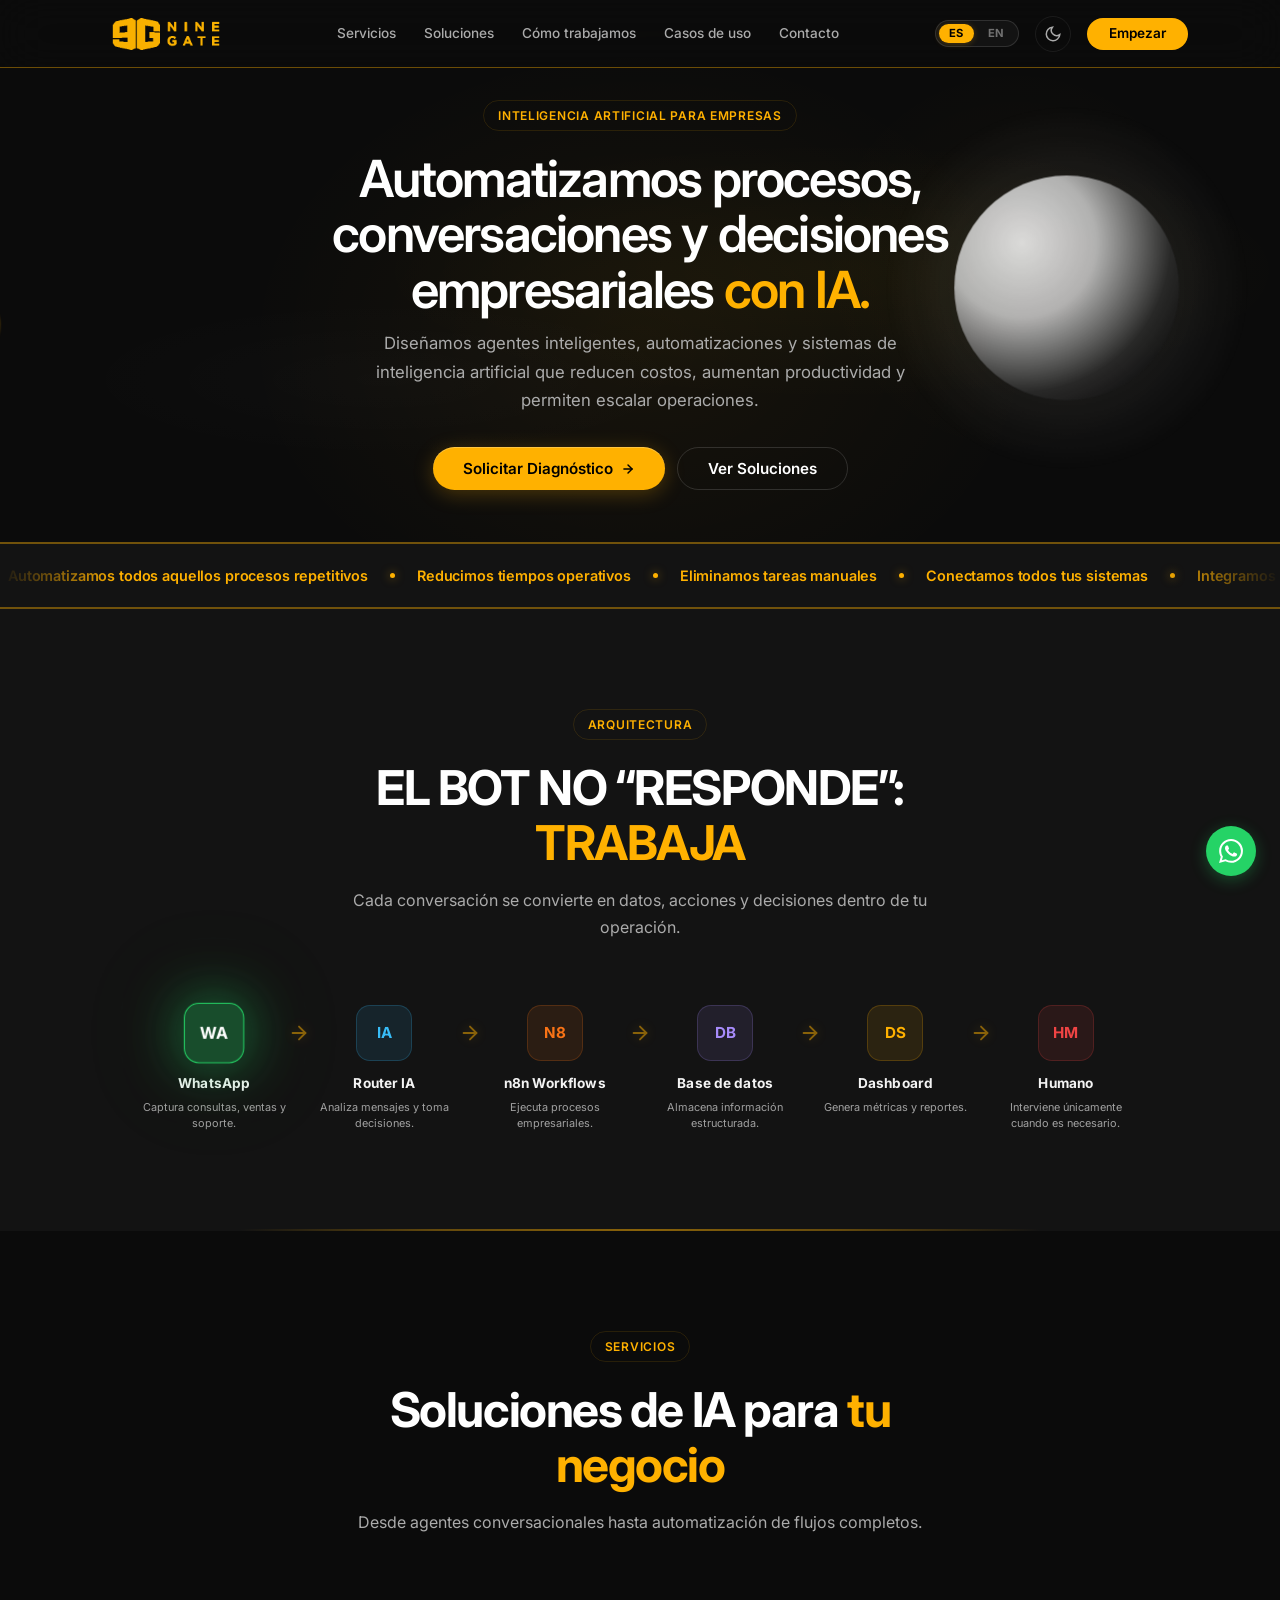
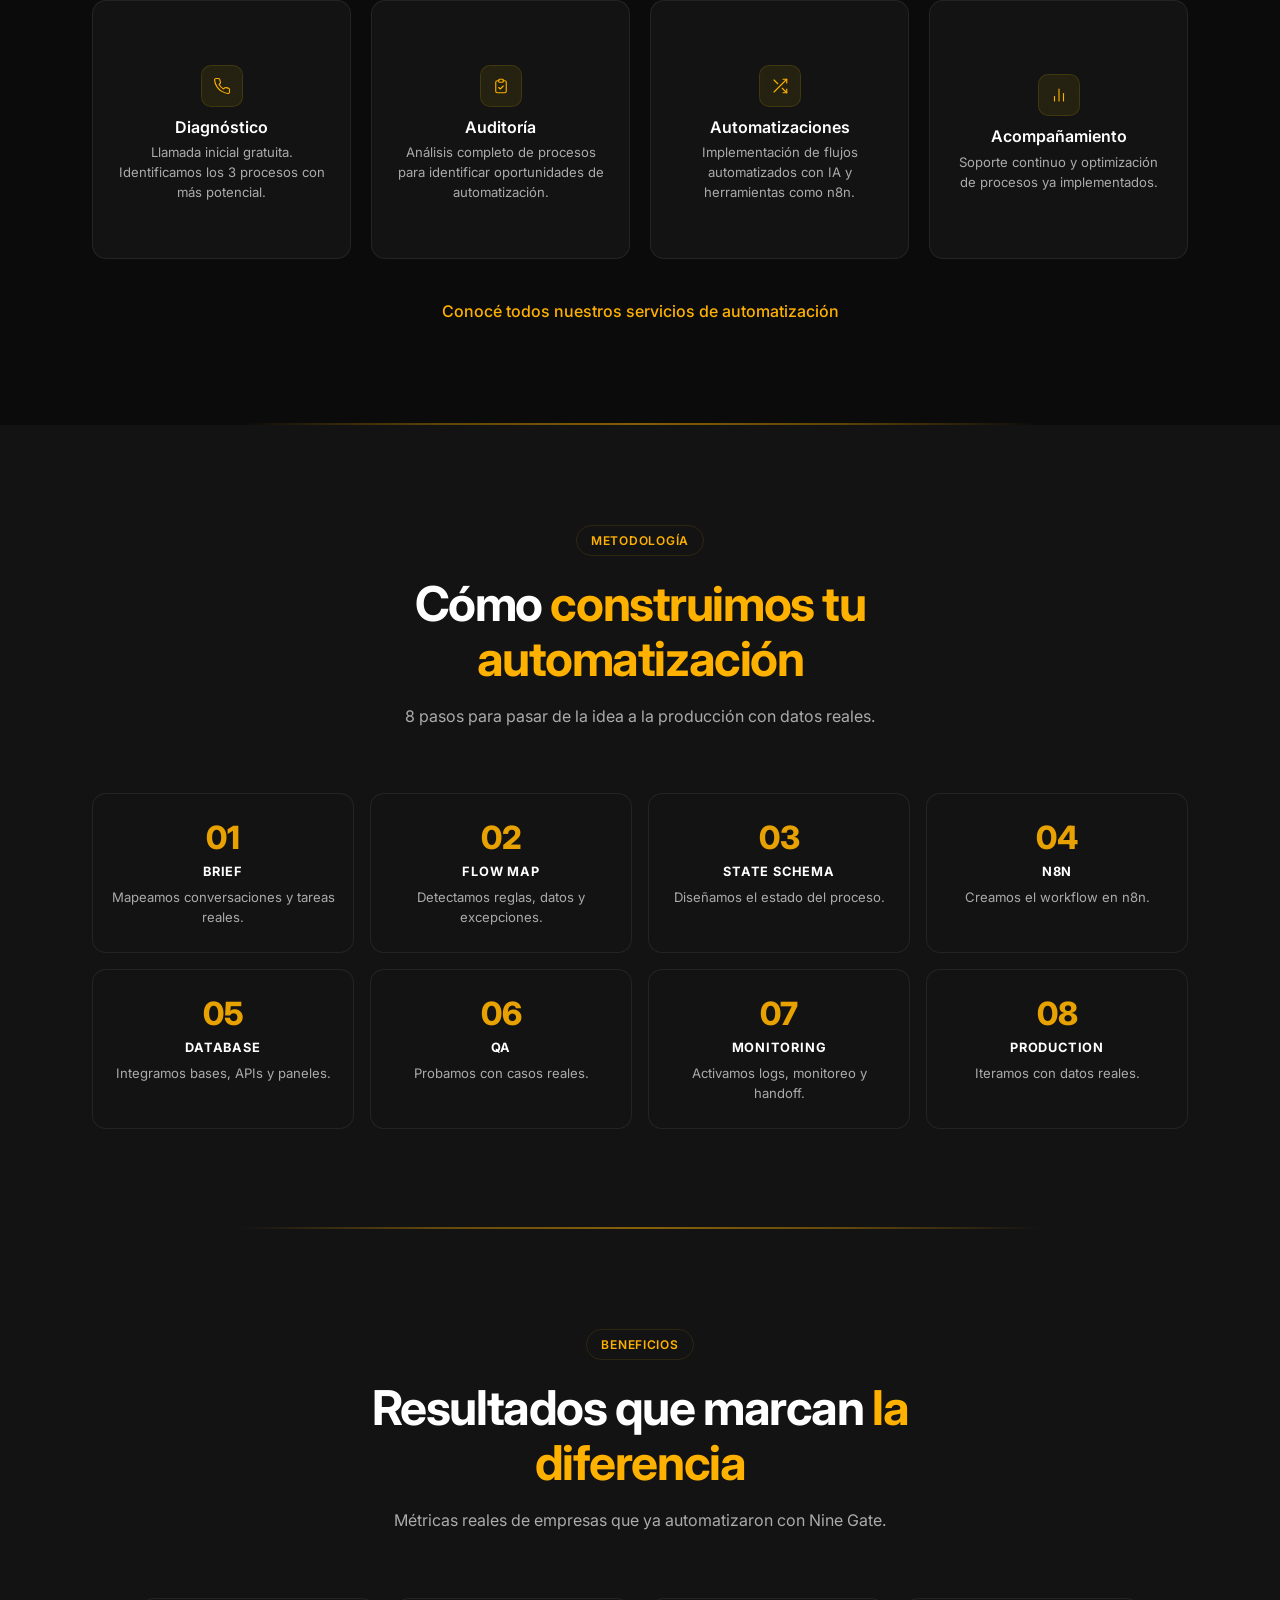
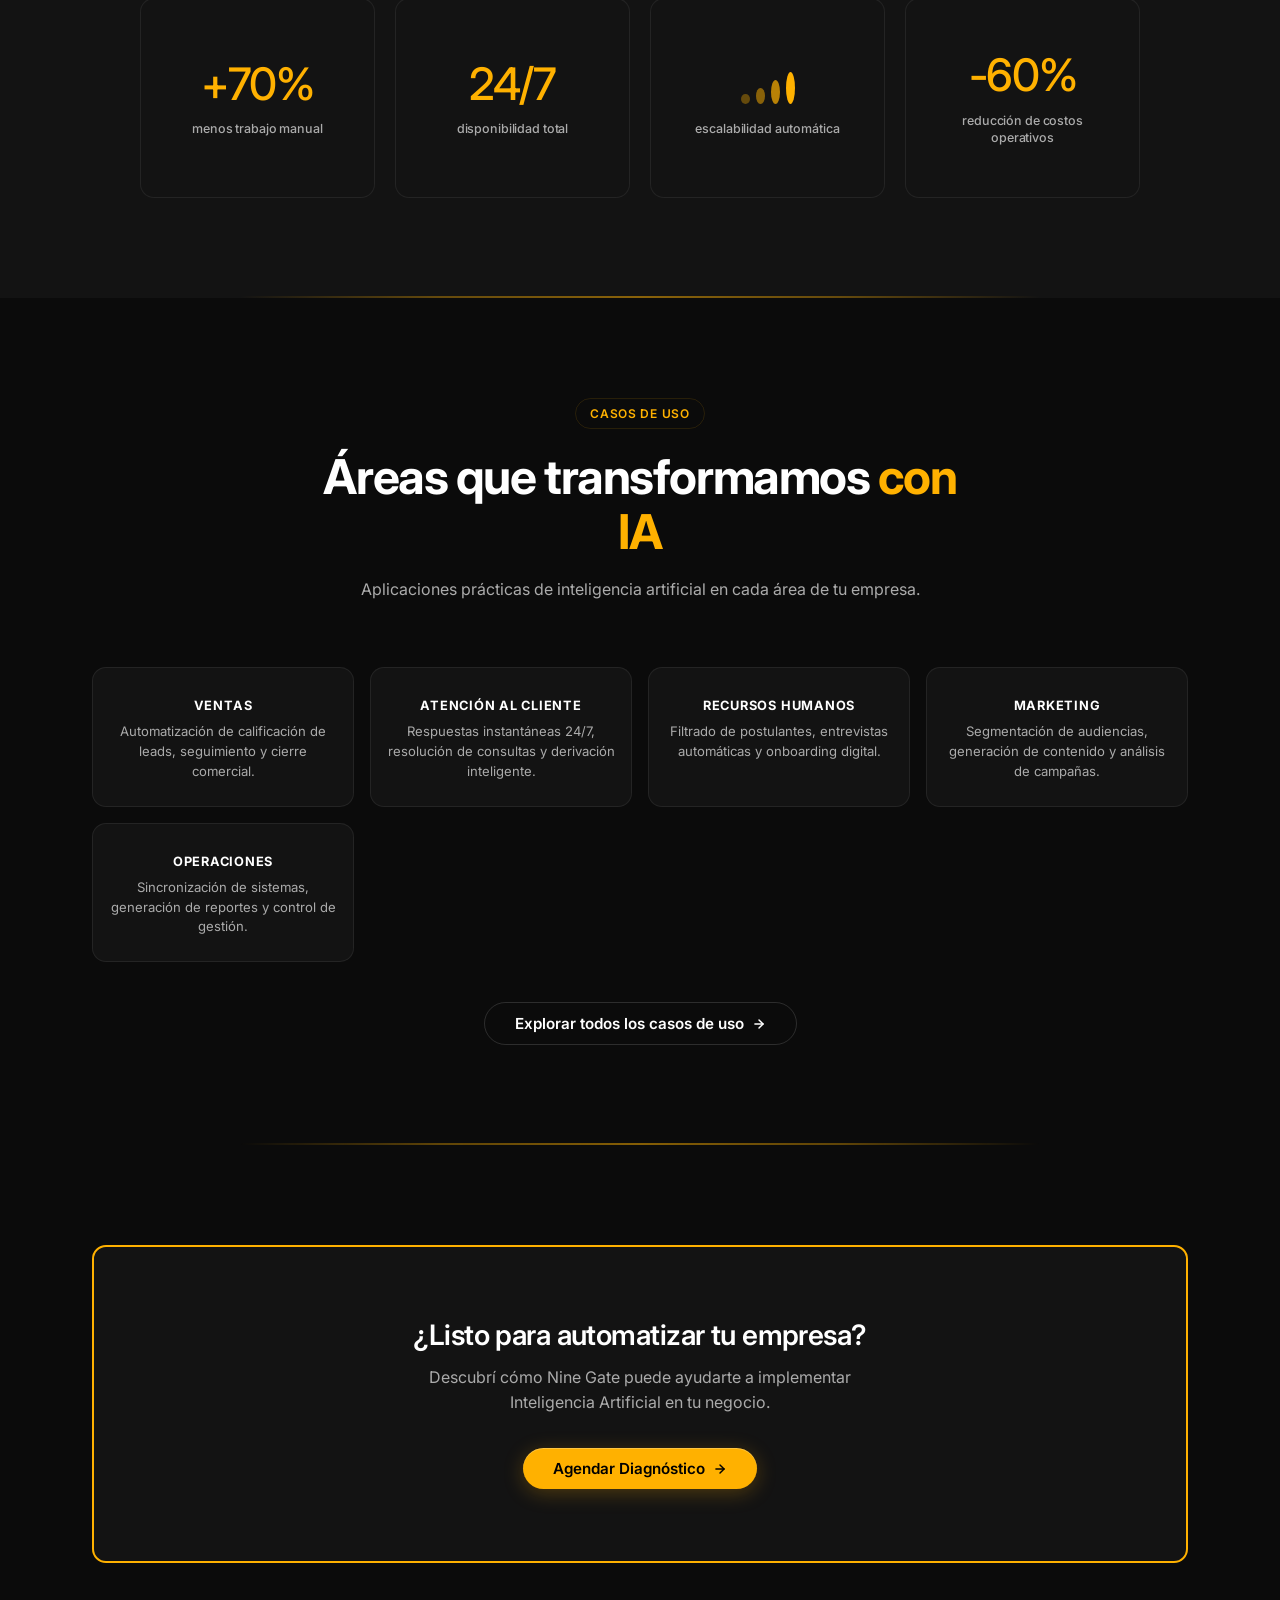
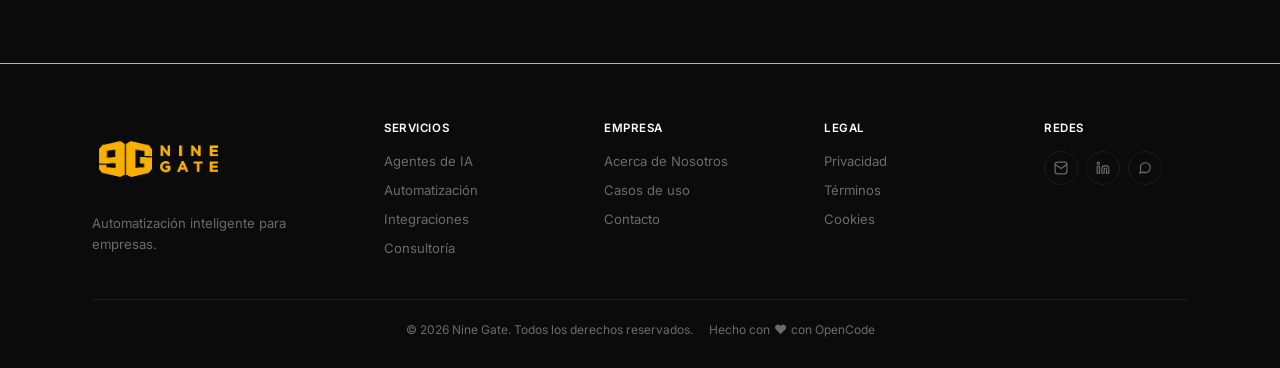
<file: index.html>
<!DOCTYPE html>
<html lang="es">
<head>
  <meta charset="UTF-8">
  <meta name="google-site-verification" content="dg_fXI7qWhlSpajvM2cvVy_oNCYQnYpwPjB84I4-h5U" />
  <meta name="viewport" content="width=device-width, initial-scale=1.0">
  <meta name="description" content="Automatizamos procesos, conversaciones y decisiones con IA. Agentes en WhatsApp, integraciones n8n, CRM y ERP que reducen costos y escalan tu operación.">
  <link rel="canonical" href="https://ninegate.me/">
  <meta property="og:type" content="website">
  <meta property="og:locale" content="es_AR">
  <meta property="og:site_name" content="Nine Gate">
  <meta property="og:url" content="https://ninegate.me/">
  <meta property="og:title" content="Nine Gate — Automatización inteligente para empresas">
  <meta property="og:description" content="Reducí costos y escalá tu operación con agentes IA, WhatsApp y automatizaciones n8n. Diagnóstico gratis en 24 hs.">
  <meta name="twitter:card" content="summary_large_image">
  <meta name="twitter:url" content="https://ninegate.me/">
  <meta name="twitter:title" content="Nine Gate — Automatización inteligente para empresas">
  <meta name="twitter:description" content="Reducí costos y escalá tu operación con agentes IA, WhatsApp y automatizaciones n8n. Diagnóstico gratis en 24 hs.">
  <link rel="preconnect" href="https://fonts.googleapis.com">
  <link rel="preconnect" href="https://fonts.gstatic.com" crossorigin>
  <link rel="preload" as="style" href="https://fonts.googleapis.com/css2?family=Inter:wght@400;500;600;700;800&display=swap">
  <link rel="stylesheet" href="https://fonts.googleapis.com/css2?family=Inter:wght@400;500;600;700;800&display=swap" media="print" onload="this.media='all'">
  <noscript><link rel="stylesheet" href="https://fonts.googleapis.com/css2?family=Inter:wght@400;500;600;700;800&display=swap"></noscript>
  <meta http-equiv="Cache-Control" content="no-cache, no-store, must-revalidate">
  <meta http-equiv="Pragma" content="no-cache">
  <meta http-equiv="Expires" content="0">
  <link rel="icon" type="image/x-icon" href="favicon.ico">
  <link rel="icon" type="image/png" href="favicon.png">
  <link rel="icon" type="image/png" sizes="32x32" href="favicon-32x32.png">
  <link rel="icon" type="image/png" sizes="16x16" href="favicon-16x16.png">
  <link rel="apple-touch-icon" href="apple-touch-icon.png">
  <title>Nine Gate — Automatización inteligente para empresas | Agentes de IA</title>
  <link rel="stylesheet" href="styles.css?v=15">
  <style>
    .serv-more-link {
      margin-top: 40px;
      text-align: center;
    }
    .serv-more-link a {
      color: var(--accent);
      font-weight: 500;
    }
    .serv-more-link a:hover {
      text-decoration: underline;
    }
  </style>
  <script type="application/ld+json">
  {
    "@context": "https://schema.org",
    "@type": "ProfessionalService",
    "@id": "https://ninegate.me/",
    "name": "Nine Gate",
    "url": "https://ninegate.me",
    "logo": "https://ninegate.me/4-A.png",
    "image": "https://ninegate.me/4-A.png",
    "description": "Automatización inteligente para empresas. Agentes IA, n8n, integraciones WhatsApp/CRM/ERP.",
    "sameAs": [
      "https://www.linkedin.com/company/nine-gate/"
    ],
    "address": {
      "@type": "PostalAddress",
      "addressCountry": "AR"
    },
    "priceRange": "$$$"
  }
  </script>
</head>
<body>

  <nav class="nav">
    <div class="container nav__inner">
      <a href="index.html">
        <img src="4-A.png" alt="Nine Gate" class="nav__logo-img" width="148" height="72">
      </a>
      <div class="nav__center" id="navMenu">
        <div class="nav__links">
          <a href="servicios.html" data-i18n="nav-servicios">Servicios</a>
          <a href="soluciones.html" data-i18n="nav-soluciones">Soluciones</a>
          <a href="como-trabajamos.html" data-i18n="nav-como">Cómo trabajamos</a>
          <a href="#casos" data-i18n="nav-casos">Casos de uso</a>
          <a href="contacto.html" data-i18n="nav-contacto">Contacto</a>
        </div>
      </div>
      <div class="nav__right">
        <button class="lang-toggle lang-toggle--nav" id="langToggleNav" aria-label="Cambiar idioma"><span class="lang-toggle__option lang-toggle__option--active">ES</span><span class="lang-toggle__option">EN</span></button>
        <button class="theme-toggle" id="themeToggle" aria-label="Cambiar tema">
          <svg class="theme-toggle__icon theme-toggle__icon--dark" width="18" height="18" viewBox="0 0 24 24" fill="none" stroke="currentColor" stroke-width="2"><path d="M21 12.79A9 9 0 1 1 11.21 3 7 7 0 0 0 21 12.79z"/></svg>
          <svg class="theme-toggle__icon theme-toggle__icon--light" width="18" height="18" viewBox="0 0 24 24" fill="none" stroke="currentColor" stroke-width="2"><circle cx="12" cy="12" r="5"/><line x1="12" y1="1" x2="12" y2="3"/><line x1="12" y1="21" x2="12" y2="23"/><line x1="4.22" y1="4.22" x2="5.64" y2="5.64"/><line x1="18.36" y1="18.36" x2="19.78" y2="19.78"/><line x1="1" y1="12" x2="3" y2="12"/><line x1="21" y1="12" x2="23" y2="12"/><line x1="4.22" y1="19.78" x2="5.64" y2="18.36"/><line x1="18.36" y1="5.64" x2="19.78" y2="4.22"/></svg>
        </button>
        <a href="contacto.html" class="btn btn--nav" data-i18n="nav-empezar">Empezar</a>
        <button class="nav__toggle" id="navToggle" aria-label="Menú">
          <span></span><span></span><span></span>
        </button>
      </div>
    </div>
  </nav>

  <section class="hero" id="hero">
    <div class="hero__bg"></div>
    <div class="hero__glow"></div>
    <!-- 3D abstract scene (decorative, right-aligned). To swap for an optimized
         asset later, replace the inline <svg> content with
         <img class="hero__scene-img" src="asset.webp" alt=""> -->
    <div class="hero__scene" aria-hidden="true">
      <svg class="hero__scene-svg" viewBox="0 0 900 700" fill="none" xmlns="http://www.w3.org/2000/svg">
        <defs>
          <radialGradient id="hs-glow" cx="0.5" cy="0.5" r="0.5">
            <stop offset="0" stop-color="#FFFFFF" stop-opacity="0.2"/>
            <stop offset="0.55" stop-color="#FFFFFF" stop-opacity="0.07"/>
            <stop offset="1" stop-color="#FFFFFF" stop-opacity="0"/>
          </radialGradient>
          <radialGradient id="hs-sphere" cx="0.3" cy="0.3" r="0.95">
            <stop offset="0" stop-color="#FFFFFF"/>
            <stop offset="0.35" stop-color="#CFCFCF"/>
            <stop offset="0.7" stop-color="#2E2E2E"/>
            <stop offset="1" stop-color="#000000"/>
          </radialGradient>
          <radialGradient id="hs-sphere-light" cx="0.65" cy="0.7" r="0.85">
            <stop offset="0" stop-color="#FFFFFF"/>
            <stop offset="0.22" stop-color="#E8E8E8"/>
            <stop offset="0.5" stop-color="#3A3A3A"/>
            <stop offset="0.75" stop-color="#0A0A0A"/>
            <stop offset="1" stop-color="#000000"/>
          </radialGradient>
        </defs>

        <g class="hs-core">
          <circle class="hs-glow" cx="600" cy="340" r="265" fill="url(#hs-glow)"/>
          <circle class="hs-ring" cx="600" cy="340" r="158" fill="url(#hs-sphere)"/>
        </g>
      </svg>
    </div>
    <div class="hero__orb" aria-hidden="true"></div>
    <div class="container hero__inner hero__inner--center">
      <div class="hero__content hero__content--center" data-r>
        <span class="tag" data-i18n="hero-tag">Inteligencia Artificial para Empresas</span>
        <h1 class="hero__title">
          <span data-i18n="hero-title-before">Automatizamos procesos, conversaciones y decisiones empresariales </span><span class="text--yellow" data-i18n="hero-title-accent">con IA.</span>
        </h1>
        <p class="hero__subtitle" data-i18n="hero-subtitle">
          Diseñamos agentes inteligentes, automatizaciones y sistemas de inteligencia artificial que reducen costos, aumentan productividad y permiten escalar operaciones.
        </p>
        <div class="hero__actions">
          <a href="https://wa.me/5492915052439?text=Hola%20Nine%20Gate,%20estuve%20viendo%20su%20web%20y%20me%20gustar%C3%ADa%20saber%20qu%C3%A9%20procesos%20de%20mi%20empresa%20podr%C3%ADan%20automatizar." target="_blank" rel="noopener" class="btn btn--primary">
            <span data-i18n="hero-cta1">Solicitar Diagnóstico</span>
            <svg width="14" height="14" viewBox="0 0 24 24" fill="none" stroke="currentColor" stroke-width="2.5" stroke-linecap="round" stroke-linejoin="round"><line x1="5" y1="12" x2="19" y2="12"/><polyline points="12 5 19 12 12 19"/></svg>
          </a>
          <a href="#servicios" class="btn btn--ghost" data-i18n="hero-cta2">Ver Soluciones</a>
        </div>
      </div>
    </div>
  </section>

  <div class="ticker" role="marquee" aria-label="Beneficios de la automatización">
    <div class="ticker__track">
      <div class="ticker__content" aria-hidden="false">
        <span class="ticker__item" data-i18n="ticker-1">Automatizamos todos aquellos procesos repetitivos</span>
        <span class="ticker__dot" aria-hidden="true"></span>
        <span class="ticker__item" data-i18n="ticker-2">Reducimos tiempos operativos</span>
        <span class="ticker__dot" aria-hidden="true"></span>
        <span class="ticker__item" data-i18n="ticker-3">Eliminamos tareas manuales</span>
        <span class="ticker__dot" aria-hidden="true"></span>
        <span class="ticker__item" data-i18n="ticker-4">Conectamos todos tus sistemas</span>
        <span class="ticker__dot" aria-hidden="true"></span>
        <span class="ticker__item" data-i18n="ticker-5">Integramos WhatsApp con tu empresa</span>
        <span class="ticker__dot" aria-hidden="true"></span>
        <span class="ticker__item" data-i18n="ticker-6">Agentes de IA disponibles 24/7</span>
        <span class="ticker__dot" aria-hidden="true"></span>
        <span class="ticker__item" data-i18n="ticker-7">Reducimos errores humanos</span>
        <span class="ticker__dot" aria-hidden="true"></span>
        <span class="ticker__item" data-i18n="ticker-8">Aumentamos la productividad</span>
        <span class="ticker__dot" aria-hidden="true"></span>
        <span class="ticker__item" data-i18n="ticker-9">Automatizamos ventas y atención</span>
        <span class="ticker__dot" aria-hidden="true"></span>
        <span class="ticker__item" data-i18n="ticker-10">Convertimos conversaciones en acciones</span>
        <span class="ticker__dot" aria-hidden="true"></span>
        <span class="ticker__item" data-i18n="ticker-11">Tu empresa trabaja incluso mientras dormís</span>
        <span class="ticker__dot" aria-hidden="true"></span>
        <span class="ticker__item" data-i18n="ticker-12">Escalamos procesos sin aumentar personal</span>
        <span class="ticker__dot" aria-hidden="true"></span>
        <span class="ticker__item" data-i18n="ticker-13">IA integrada con tu operación</span>
        <span class="ticker__dot" aria-hidden="true"></span>
        <span class="ticker__item" data-i18n="ticker-14">Automatizaciones pensadas para crecer</span>
        <span class="ticker__dot" aria-hidden="true"></span>
      </div>
      <div class="ticker__content" aria-hidden="true">
        <span class="ticker__item" data-i18n="ticker-1">Automatizamos todos aquellos procesos repetitivos</span>
        <span class="ticker__dot" aria-hidden="true"></span>
        <span class="ticker__item" data-i18n="ticker-2">Reducimos tiempos operativos</span>
        <span class="ticker__dot" aria-hidden="true"></span>
        <span class="ticker__item" data-i18n="ticker-3">Eliminamos tareas manuales</span>
        <span class="ticker__dot" aria-hidden="true"></span>
        <span class="ticker__item" data-i18n="ticker-4">Conectamos todos tus sistemas</span>
        <span class="ticker__dot" aria-hidden="true"></span>
        <span class="ticker__item" data-i18n="ticker-5">Integramos WhatsApp con tu empresa</span>
        <span class="ticker__dot" aria-hidden="true"></span>
        <span class="ticker__item" data-i18n="ticker-6">Agentes de IA disponibles 24/7</span>
        <span class="ticker__dot" aria-hidden="true"></span>
        <span class="ticker__item" data-i18n="ticker-7">Reducimos errores humanos</span>
        <span class="ticker__dot" aria-hidden="true"></span>
        <span class="ticker__item" data-i18n="ticker-8">Aumentamos la productividad</span>
        <span class="ticker__dot" aria-hidden="true"></span>
        <span class="ticker__item" data-i18n="ticker-9">Automatizamos ventas y atención</span>
        <span class="ticker__dot" aria-hidden="true"></span>
        <span class="ticker__item" data-i18n="ticker-10">Convertimos conversaciones en acciones</span>
        <span class="ticker__dot" aria-hidden="true"></span>
        <span class="ticker__item" data-i18n="ticker-11">Tu empresa trabaja incluso mientras dormís</span>
        <span class="ticker__dot" aria-hidden="true"></span>
        <span class="ticker__item" data-i18n="ticker-12">Escalamos procesos sin aumentar personal</span>
        <span class="ticker__dot" aria-hidden="true"></span>
        <span class="ticker__item" data-i18n="ticker-13">IA integrada con tu operación</span>
        <span class="ticker__dot" aria-hidden="true"></span>
        <span class="ticker__item" data-i18n="ticker-14">Automatizaciones pensadas para crecer</span>
        <span class="ticker__dot" aria-hidden="true"></span>
      </div>
    </div>
  </div>

  <section class="section section--alt" id="arquitectura">
    <div class="container">
      <div class="section__header" data-r>
        <span class="tag" data-i18n="arch-tag">Arquitectura</span>
        <h2 class="section__title"><span data-i18n="arch-title-before">EL BOT NO &ldquo;RESPONDE&rdquo;: </span><span class="text--yellow" data-i18n="arch-title-accent">TRABAJA</span></h2>
        <p class="section__desc" data-i18n="arch-desc">Cada conversación se convierte en datos, acciones y decisiones dentro de tu operación.</p>
      </div>

      <div class="arch-flow" data-r>
        <div class="arch-flow__nodes">
          <div class="arch-node">
            <div class="arch-node__box" style="--node-color: #25d366">
              <span class="arch-node__short">WA</span>
            </div>
            <div class="arch-node__name" data-i18n="arch-wa-name">WhatsApp</div>
            <div class="arch-node__desc" data-i18n="arch-wa-desc">Captura consultas, ventas y soporte.</div>
          </div>
          <div class="arch-flow__arrow">
            <svg viewBox="0 0 24 24" fill="none" stroke="currentColor" stroke-width="2" stroke-linecap="round" stroke-linejoin="round"><line x1="5" y1="12" x2="19" y2="12"/><polyline points="12 5 19 12 12 19"/></svg>
          </div>
          <div class="arch-node">
            <div class="arch-node__box" style="--node-color: #38bdf8">
              <span class="arch-node__short">IA</span>
            </div>
            <div class="arch-node__name" data-i18n="arch-ia-name">Router IA</div>
            <div class="arch-node__desc" data-i18n="arch-ia-desc">Analiza mensajes y toma decisiones.</div>
          </div>
          <div class="arch-flow__arrow">
            <svg viewBox="0 0 24 24" fill="none" stroke="currentColor" stroke-width="2" stroke-linecap="round" stroke-linejoin="round"><line x1="5" y1="12" x2="19" y2="12"/><polyline points="12 5 19 12 12 19"/></svg>
          </div>
          <div class="arch-node">
            <div class="arch-node__box" style="--node-color: #f97316">
              <span class="arch-node__short">N8</span>
            </div>
            <div class="arch-node__name" data-i18n="arch-n8-name">n8n Workflows</div>
            <div class="arch-node__desc" data-i18n="arch-n8-desc">Ejecuta procesos empresariales.</div>
          </div>
          <div class="arch-flow__arrow">
            <svg viewBox="0 0 24 24" fill="none" stroke="currentColor" stroke-width="2" stroke-linecap="round" stroke-linejoin="round"><line x1="5" y1="12" x2="19" y2="12"/><polyline points="12 5 19 12 12 19"/></svg>
          </div>
          <div class="arch-node">
            <div class="arch-node__box" style="--node-color: #a78bfa">
              <span class="arch-node__short">DB</span>
            </div>
            <div class="arch-node__name" data-i18n="arch-db-name">Base de datos</div>
            <div class="arch-node__desc" data-i18n="arch-db-desc">Almacena información estructurada.</div>
          </div>
          <div class="arch-flow__arrow">
            <svg viewBox="0 0 24 24" fill="none" stroke="currentColor" stroke-width="2" stroke-linecap="round" stroke-linejoin="round"><line x1="5" y1="12" x2="19" y2="12"/><polyline points="12 5 19 12 12 19"/></svg>
          </div>
          <div class="arch-node">
            <div class="arch-node__box" style="--node-color: #FFB100">
              <span class="arch-node__short">DS</span>
            </div>
            <div class="arch-node__name" data-i18n="arch-ds-name">Dashboard</div>
            <div class="arch-node__desc" data-i18n="arch-ds-desc">Genera métricas y reportes.</div>
          </div>
          <div class="arch-flow__arrow">
            <svg viewBox="0 0 24 24" fill="none" stroke="currentColor" stroke-width="2" stroke-linecap="round" stroke-linejoin="round"><line x1="5" y1="12" x2="19" y2="12"/><polyline points="12 5 19 12 12 19"/></svg>
          </div>
          <div class="arch-node">
            <div class="arch-node__box" style="--node-color: #ef4444">
              <span class="arch-node__short">HM</span>
            </div>
            <div class="arch-node__name" data-i18n="arch-hm-name">Humano</div>
            <div class="arch-node__desc" data-i18n="arch-hm-desc">Interviene únicamente cuando es necesario.</div>
          </div>
        </div>
      </div>
    </div>
  </section>

  <section class="section" id="servicios">
    <div class="container">
      <div class="section__header" data-r>
        <span class="tag" data-i18n="serv-tag">Servicios</span>
        <h2 class="section__title"><span data-i18n="serv-title-before">Soluciones de IA para </span><span class="text--yellow" data-i18n="serv-title-accent">tu negocio</span></h2>
        <p class="section__desc" data-i18n="serv-desc">Desde agentes conversacionales hasta automatización de flujos completos.</p>
      </div>
      <div class="services__grid services__grid--4" data-r>
        <article class="service-card">
          <div class="service-card__icon-box">
            <svg viewBox="0 0 24 24" fill="none" stroke="currentColor" stroke-width="1.5" stroke-linecap="round" stroke-linejoin="round"><path d="M22 16.92v3a2 2 0 0 1-2.18 2 19.79 19.79 0 0 1-8.63-3.07 19.5 19.5 0 0 1-6-6 19.79 19.79 0 0 1-3.07-8.67A2 2 0 0 1 4.11 2h3a2 2 0 0 1 2 1.72 12.84 12.84 0 0 0 .7 2.81 2 2 0 0 1-.45 2.11L8.09 9.91a16 16 0 0 0 6 6l1.27-1.27a2 2 0 0 1 2.11-.45 12.84 12.84 0 0 0 2.81.7A2 2 0 0 1 22 16.92z"/></svg>
          </div>
          <h3 class="service-card__title" data-i18n="serv-card1-title">Diagnóstico</h3>
          <p class="service-card__desc" data-i18n="serv-card1-desc">Llamada inicial gratuita. Identificamos los 3 procesos con más potencial.</p>
        </article>
        <article class="service-card">
          <div class="service-card__icon-box">
            <svg viewBox="0 0 24 24" fill="none" stroke="currentColor" stroke-width="1.5" stroke-linecap="round" stroke-linejoin="round"><path d="M9 5H7a2 2 0 00-2 2v12a2 2 0 002 2h10a2 2 0 002-2V7a2 2 0 00-2-2h-2"/><rect x="9" y="3" width="6" height="4" rx="1"/><path d="M9 14l2 2 4-4"/></svg>
          </div>
          <h3 class="service-card__title" data-i18n="serv-card2-title">Auditoría</h3>
          <p class="service-card__desc" data-i18n="serv-card2-desc">Análisis completo de procesos para identificar oportunidades de automatización.</p>
        </article>
        <article class="service-card">
          <div class="service-card__icon-box">
            <svg viewBox="0 0 24 24" fill="none" stroke="currentColor" stroke-width="1.5" stroke-linecap="round" stroke-linejoin="round"><polyline points="16 3 21 3 21 8"/><line x1="4" y1="20" x2="21" y2="3"/><polyline points="21 16 21 21 16 21"/><line x1="15" y1="15" x2="21" y2="21"/><line x1="4" y1="4" x2="9" y2="9"/></svg>
          </div>
          <h3 class="service-card__title" data-i18n="serv-card3-title">Automatizaciones</h3>
          <p class="service-card__desc" data-i18n="serv-card3-desc">Implementación de flujos automatizados con IA y herramientas como n8n.</p>
        </article>
        <article class="service-card">
          <div class="service-card__icon-box">
            <svg viewBox="0 0 24 24" fill="none" stroke="currentColor" stroke-width="1.5" stroke-linecap="round" stroke-linejoin="round"><path d="M18 20V10"/><path d="M12 20V4"/><path d="M6 20v-6"/></svg>
          </div>
          <h3 class="service-card__title" data-i18n="serv-card4-title">Acompañamiento</h3>
          <p class="service-card__desc" data-i18n="serv-card4-desc">Soporte continuo y optimización de procesos ya implementados.</p>
        </article>
      </div>
      <p class="serv-more-link"><a href="servicios.html" data-i18n="serv-more-link">Conocé todos nuestros servicios de automatización</a></p>
    </div>
  </section>

  <section class="section section--alt" id="metodologia">
    <div class="container">
      <div class="section__header" data-r>
        <span class="tag" data-i18n="meth-tag">Metodología</span>
        <h2 class="section__title"><span data-i18n="meth-title-before" data-en="How we ">Cómo </span><span class="text--yellow" data-i18n="meth-title-accent" data-en="build your automation">construimos tu automatización</span></h2>
        <p class="section__desc" data-i18n="meth-desc" data-en="8 steps from idea to production with real data.">8 pasos para pasar de la idea a la producción con datos reales.</p>
      </div>
      <div class="meth__grid" data-r>
        <div class="meth-card">
          <div class="meth-card__number">01</div>
          <div class="meth-card__step" data-i18n="meth-step1">Brief</div>
          <p class="meth-card__desc" data-i18n="meth-desc1" data-en="Map real conversations and tasks.">Mapeamos conversaciones y tareas reales.</p>
        </div>
        <div class="meth-card">
          <div class="meth-card__number">02</div>
          <div class="meth-card__step" data-i18n="meth-step2">Flow map</div>
          <p class="meth-card__desc" data-i18n="meth-desc2" data-en="Detect rules, data, and exceptions.">Detectamos reglas, datos y excepciones.</p>
        </div>
        <div class="meth-card">
          <div class="meth-card__number">03</div>
          <div class="meth-card__step" data-i18n="meth-step3">State schema</div>
          <p class="meth-card__desc" data-i18n="meth-desc3" data-en="Design the process state.">Diseñamos el estado del proceso.</p>
        </div>
        <div class="meth-card">
          <div class="meth-card__number">04</div>
          <div class="meth-card__step" data-i18n="meth-step4">n8n</div>
          <p class="meth-card__desc" data-i18n="meth-desc4" data-en="Build the workflow in n8n.">Creamos el workflow en n8n.</p>
        </div>
        <div class="meth-card">
          <div class="meth-card__number">05</div>
          <div class="meth-card__step" data-i18n="meth-step5">Database</div>
          <p class="meth-card__desc" data-i18n="meth-desc5" data-en="Integrate databases, APIs, and dashboards.">Integramos bases, APIs y paneles.</p>
        </div>
        <div class="meth-card">
          <div class="meth-card__number">06</div>
          <div class="meth-card__step" data-i18n="meth-step6">QA</div>
          <p class="meth-card__desc" data-i18n="meth-desc6" data-en="Test with real-world cases.">Probamos con casos reales.</p>
        </div>
        <div class="meth-card">
          <div class="meth-card__number">07</div>
          <div class="meth-card__step" data-i18n="meth-step7">Monitoring</div>
          <p class="meth-card__desc" data-i18n="meth-desc7" data-en="Activate logs, monitoring, and human handoff.">Activamos logs, monitoreo y handoff.</p>
        </div>
        <div class="meth-card">
          <div class="meth-card__number">08</div>
          <div class="meth-card__step" data-i18n="meth-step8">Production</div>
          <p class="meth-card__desc" data-i18n="meth-desc8" data-en="Iterate with real-world data.">Iteramos con datos reales.</p>
        </div>
      </div>
    </div>
  </section>

  <section class="section section--alt" id="beneficios">
    <div class="container">
      <div class="section__header" data-r>
        <span class="tag" data-i18n="ben-tag">Beneficios</span>
        <h2 class="section__title"><span data-i18n="ben-title-before">Resultados que transforman </span><span class="text--yellow" data-i18n="ben-title-accent">la operación de tu empresa</span></h2>
        <p class="section__desc" data-i18n="ben-desc">Empresas que automatizan con Nine Gate reducen tiempos, eliminan tareas repetitivas y escalan sus procesos con inteligencia artificial.</p>
      </div>
      <div class="benefits__grid" data-r>
        <div class="benefit-card">
          <div class="benefit-card__value">+70%</div>
          <div class="benefit-card__label" data-i18n="ben-label1">menos trabajo manual</div>
        </div>
        <div class="benefit-card">
          <div class="benefit-card__value">24/7</div>
          <div class="benefit-card__label" data-i18n="ben-label2">operación continua</div>
        </div>
        <div class="benefit-card">
          <div class="benefit-card__value benefit-card__value--indicator">
            <div class="ascend-dots" aria-hidden="true">
              <span class="ascend-dots__dot ascend-dots__dot--1"></span>
              <span class="ascend-dots__dot ascend-dots__dot--2"></span>
              <span class="ascend-dots__dot ascend-dots__dot--3"></span>
              <span class="ascend-dots__dot ascend-dots__dot--4"></span>
            </div>
          </div>
          <div class="benefit-card__label" data-i18n="ben-label3">escalabilidad sin límites</div>
        </div>
        <div class="benefit-card">
          <div class="benefit-card__value">-60%</div>
          <div class="benefit-card__label" data-i18n="ben-label4">reducción de costos operativos</div>
        </div>
      </div>
    </div>
  </section>

  <section class="section" id="casos">
    <div class="container">
      <div class="section__header" data-r>
        <span class="tag" data-i18n="case-tag">Casos de uso</span>
        <h2 class="section__title"><span data-i18n="case-title-before">Áreas que transformamos </span><span class="text--yellow" data-i18n="case-title-accent">con IA</span></h2>
        <p class="section__desc" data-i18n="case-desc">Aplicaciones prácticas de inteligencia artificial en cada área de tu empresa.</p>
      </div>
      <div class="usecases__grid" data-r>
        <a href="casos-de-uso.html#area-ventas" class="usecase-card">
          <h3 class="usecase-card__title" data-i18n="case-card1-title">Ventas</h3>
          <p class="usecase-card__desc" data-i18n="case-card1-desc">Automatización de calificación de leads, seguimiento y cierre comercial.</p>
        </a>
        <a href="casos-de-uso.html#area-atencion" class="usecase-card">
          <h3 class="usecase-card__title" data-i18n="case-card2-title">Atención al Cliente</h3>
          <p class="usecase-card__desc" data-i18n="case-card2-desc">Respuestas instantáneas 24/7, resolución de consultas y derivación inteligente.</p>
        </a>
        <a href="casos-de-uso.html#area-rrhh" class="usecase-card">
          <h3 class="usecase-card__title" data-i18n="case-card3-title">Recursos Humanos</h3>
          <p class="usecase-card__desc" data-i18n="case-card3-desc">Filtrado de postulantes, entrevistas automáticas y onboarding digital.</p>
        </a>
        <a href="casos-de-uso.html#area-marketing" class="usecase-card">
          <h3 class="usecase-card__title" data-i18n="case-card4-title">Marketing</h3>
          <p class="usecase-card__desc" data-i18n="case-card4-desc">Segmentación de audiencias, generación de contenido y análisis de campañas.</p>
        </a>
        <a href="casos-de-uso.html#area-operaciones" class="usecase-card">
          <h3 class="usecase-card__title" data-i18n="case-card5-title">Operaciones</h3>
          <p class="usecase-card__desc" data-i18n="case-card5-desc">Sincronización de sistemas, generación de reportes y control de gestión.</p>
        </a>
      </div>
      <div style="text-align: center; margin-top: 40px;" data-r>
        <a href="casos-de-uso.html" class="btn btn--ghost">
          <span data-i18n="home-cases-cta">Explorar todos los casos de uso</span>
          <svg width="14" height="14" viewBox="0 0 24 24" fill="none" stroke="currentColor" stroke-width="2.5" stroke-linecap="round" stroke-linejoin="round"><line x1="5" y1="12" x2="19" y2="12"/><polyline points="12 5 19 12 12 19"/></svg>
        </a>
      </div>
    </div>
  </section>

  <section class="cta">
    <div class="container">
      <div class="cta__box" data-r>
        <h2 class="cta__title" data-i18n="cta-title">¿Listo para automatizar tu empresa?</h2>
        <p class="cta__desc" data-i18n="cta-desc">Descubrí cómo Nine Gate puede ayudarte a implementar Inteligencia Artificial en tu negocio.</p>
        <a href="https://wa.me/5492915052439?text=Hola%20Nine%20Gate,%20estuve%20viendo%20su%20web%20y%20me%20gustar%C3%ADa%20saber%20qu%C3%A9%20procesos%20de%20mi%20empresa%20podr%C3%ADan%20automatizar." target="_blank" rel="noopener" class="btn btn--primary">
          <span data-i18n="cta-btn">Agendar Diagnóstico</span>
          <svg width="14" height="14" viewBox="0 0 24 24" fill="none" stroke="currentColor" stroke-width="2.5" stroke-linecap="round" stroke-linejoin="round"><line x1="5" y1="12" x2="19" y2="12"/><polyline points="12 5 19 12 12 19"/></svg>
        </a>
      </div>
    </div>
  </section>

  <footer class="footer">
    <div class="container">
      <div class="footer__grid">
        <div class="footer__brand">
          <img src="4-A.png" alt="Nine Gate" class="footer__logo" width="164" height="80">
          <p data-i18n="footer-brand">Automatización inteligente para empresas.</p>
        </div>
        <div>
          <h4 class="footer__heading" data-i18n="footer-servicios">Servicios</h4>
          <div class="footer__links">
            <a href="servicios.html" data-i18n="footer-link-ia">Agentes de IA</a>
            <a href="servicios.html" data-i18n="footer-link-auto">Automatización</a>
            <a href="servicios.html" data-i18n="footer-link-int">Integraciones</a>
            <a href="servicios.html" data-i18n="footer-link-cons">Consultoría</a>
          </div>
        </div>
        <div>
          <h4 class="footer__heading" data-i18n="footer-empresa">Empresa</h4>
          <div class="footer__links">
            <a href="nosotros.html" data-i18n="footer-link-about">Acerca de Nosotros</a>
            <a href="#casos" data-i18n="footer-link-casos">Casos de uso</a>
            <a href="contacto.html" data-i18n="footer-link-contacto">Contacto</a>
          </div>
        </div>
        <div>
          <h4 class="footer__heading" data-i18n="footer-legal">Legal</h4>
          <div class="footer__links">
            <a href="privacidad.html" data-i18n="footer-link-priv">Privacidad</a>
            <a href="terminos.html" data-i18n="footer-link-term">Términos</a>
            <a href="cookies.html" data-i18n="footer-link-cookies">Cookies</a>
          </div>
        </div>
        <div>
          <h4 class="footer__heading" data-i18n="footer-redes">Redes</h4>
          <div class="footer__social">
            <a href="mailto:hello@ninegate.me" aria-label="Email">
              <svg viewBox="0 0 24 24" fill="none" stroke="currentColor" stroke-width="2" stroke-linecap="round" stroke-linejoin="round"><rect x="2" y="2" width="20" height="20" rx="4"/><path d="M22 6l-10 7L2 6"/></svg>
            </a>
            <a href="https://www.linkedin.com/company/nine-gate/" target="_blank" rel="noopener" aria-label="LinkedIn">
              <svg viewBox="0 0 24 24" fill="none" stroke="currentColor" stroke-width="2" stroke-linecap="round" stroke-linejoin="round"><path d="M16 8a6 6 0 0 1 6 6v7h-4v-7a2 2 0 0 0-2-2 2 2 0 0 0-2 2v7h-4v-7a6 6 0 0 1 6-6z"/><rect x="2" y="9" width="4" height="12"/><circle cx="4" cy="4" r="2"/></svg>
            </a>
            <a href="https://wa.me/5492915052439?text=Hola%20Nine%20Gate,%20estuve%20viendo%20su%20web%20y%20me%20gustar%C3%ADa%20saber%20qu%C3%A9%20procesos%20de%20mi%20empresa%20podr%C3%ADan%20automatizar." target="_blank" rel="noopener" aria-label="WhatsApp">
              <svg viewBox="0 0 24 24" fill="none" stroke="currentColor" stroke-width="2" stroke-linecap="round" stroke-linejoin="round"><path d="M21 11.5a8.38 8.38 0 0 1-.9 3.8 8.5 8.5 0 0 1-7.6 4.7 8.38 8.38 0 0 1-3.8-.9L3 21l1.9-5.7a8.38 8.38 0 0 1-.9-3.8 8.5 8.5 0 0 1 4.7-7.6 8.38 8.38 0 0 1 3.8-.9h.5a8.48 8.48 0 0 1 8 8v.5z"/></svg>
            </a>
          </div>
        </div>
      </div>
      <div class="footer__bottom footer__bottom--flex">
        <p data-i18n="footer-copy">&copy; 2026 Nine Gate. Todos los derechos reservados.</p>
        <div class="footer__credit">
          <span class="footer__credit-text" data-i18n="footer-credit">Hecho con</span>
          <span class="footer__credit-heart">❤️</span>
          <span class="footer__credit-text" data-i18n="footer-opencode">con OpenCode</span>
        </div>
      </div>
    </div>
  </footer>

  <div class="float-wa">
    <a href="https://wa.me/5492915052439?text=Hola%20Nine%20Gate,%20estuve%20viendo%20su%20web%20y%20me%20gustar%C3%ADa%20saber%20qu%C3%A9%20procesos%20de%20mi%20empresa%20podr%C3%ADan%20automatizar." class="float-wa__btn" target="_blank" rel="noopener" aria-label="WhatsApp">
      <svg viewBox="0 0 24 24" fill="currentColor"><path d="M17.472 14.382c-.297-.149-1.758-.867-2.03-.967-.273-.099-.471-.148-.67.15-.197.297-.767.966-.94 1.164-.173.199-.347.223-.644.075-.297-.15-1.255-.463-2.39-1.475-.883-.788-1.48-1.761-1.653-2.059-.173-.297-.018-.458.13-.606.134-.133.298-.347.446-.52.149-.174.198-.298.298-.497.099-.198.05-.371-.025-.52-.075-.149-.669-1.612-.916-2.207-.242-.579-.487-.5-.669-.51-.173-.008-.371-.01-.57-.01-.198 0-.52.074-.792.372-.272.297-1.04 1.016-1.04 2.479 0 1.462 1.065 2.875 1.213 3.074.149.198 2.096 3.2 5.077 4.487.709.306 1.262.489 1.694.625.712.227 1.36.195 1.871.118.571-.085 1.758-.719 2.006-1.413.248-.694.248-1.289.173-1.413-.074-.124-.272-.198-.57-.347m-5.421 7.403h-.004a9.87 9.87 0 01-5.031-1.378l-.361-.214-3.741.982.998-3.648-.235-.374a9.86 9.86 0 01-1.51-5.26c.001-5.45 4.436-9.884 9.888-9.884 2.64 0 5.122 1.03 6.988 2.898a9.825 9.825 0 012.893 6.994c-.003 5.45-4.437 9.884-9.885 9.884m8.413-18.297A11.815 11.815 0 0012.05 0C5.495 0 .16 5.335.157 11.892c0 2.096.547 4.142 1.588 5.945L.057 24l6.305-1.654a11.882 11.882 0 005.683 1.448h.005c6.554 0 11.89-5.335 11.893-11.893a11.821 11.821 0 00-3.48-8.413z"/></svg>
    </a>
  </div>

  <script>
    if ('serviceWorker' in navigator) {
      navigator.serviceWorker.getRegistrations().then(function(regs) {
        regs.forEach(function(r) { r.unregister(); });
      });
      caches.keys().then(function(names) {
        names.forEach(function(name) { caches.delete(name); });
      });
    }
  </script>
  <script src="script.js?v=16"></script>
</body>
</html>
</file>
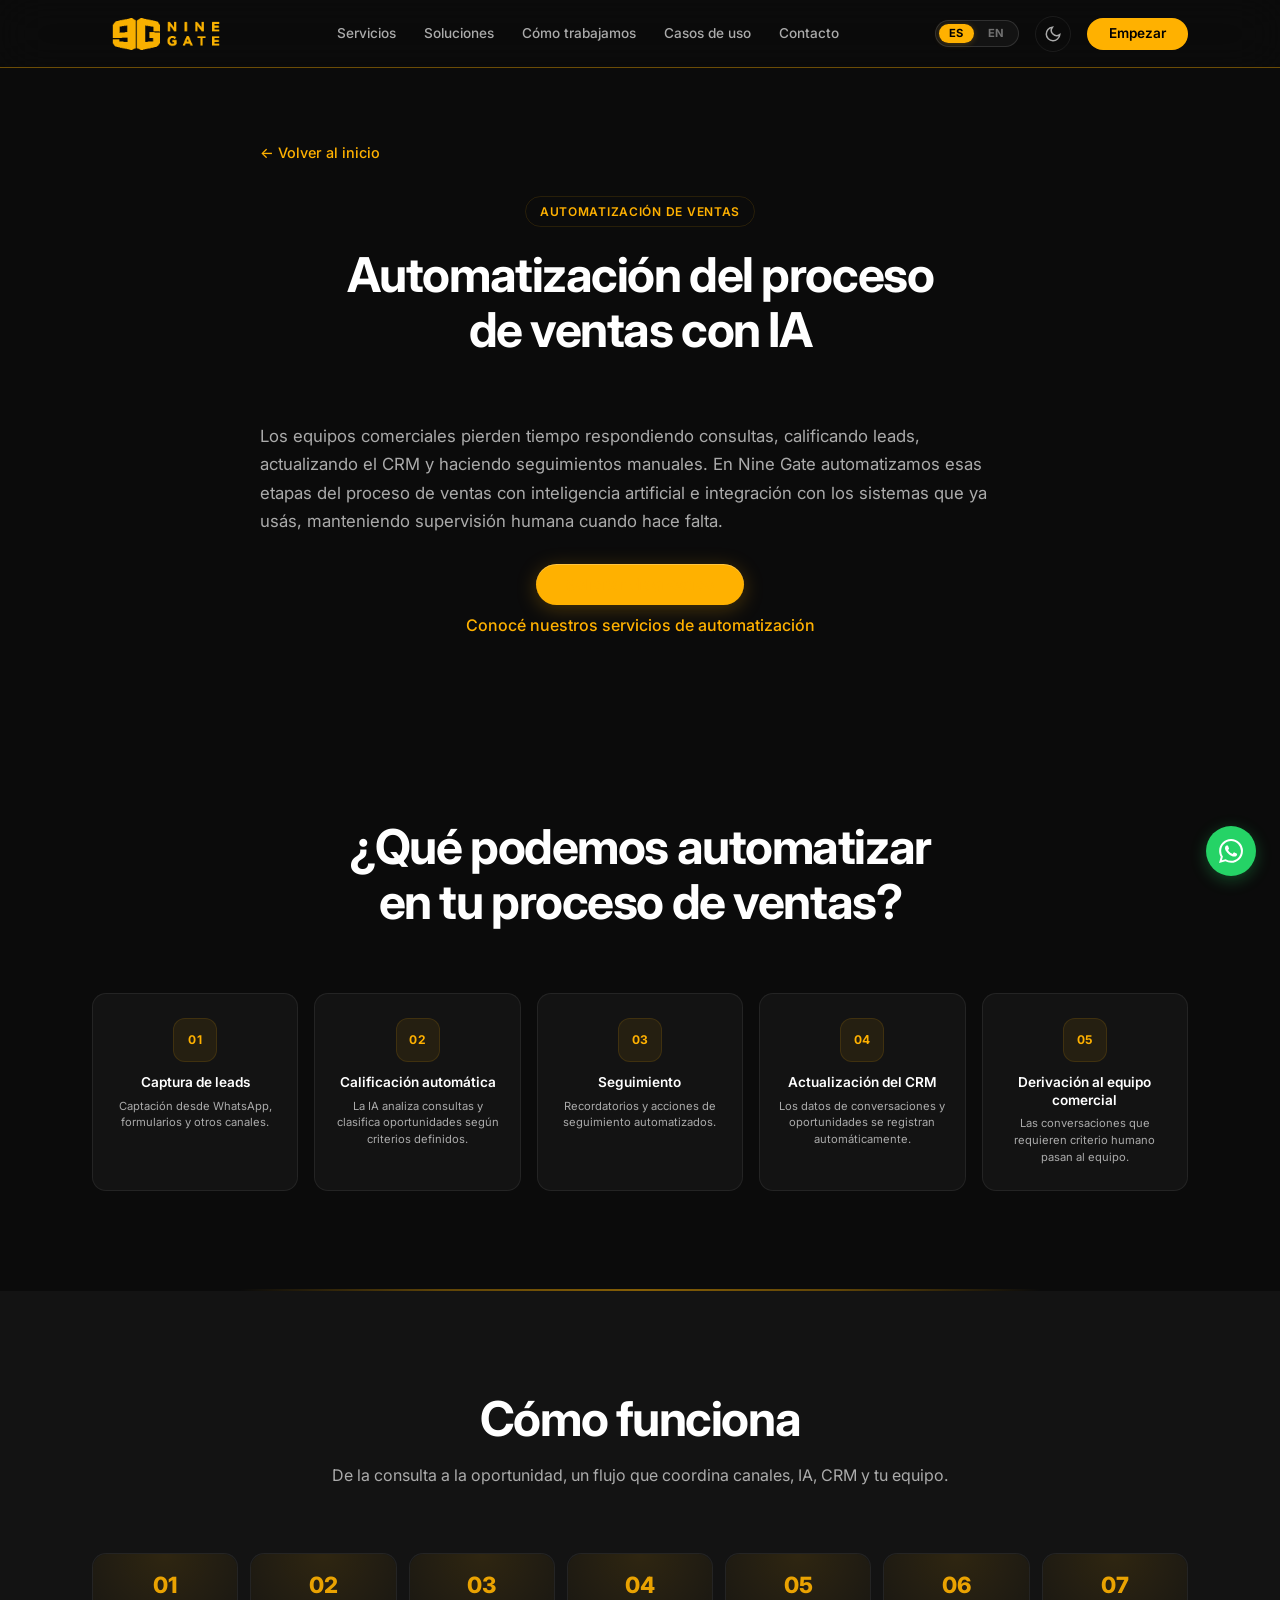
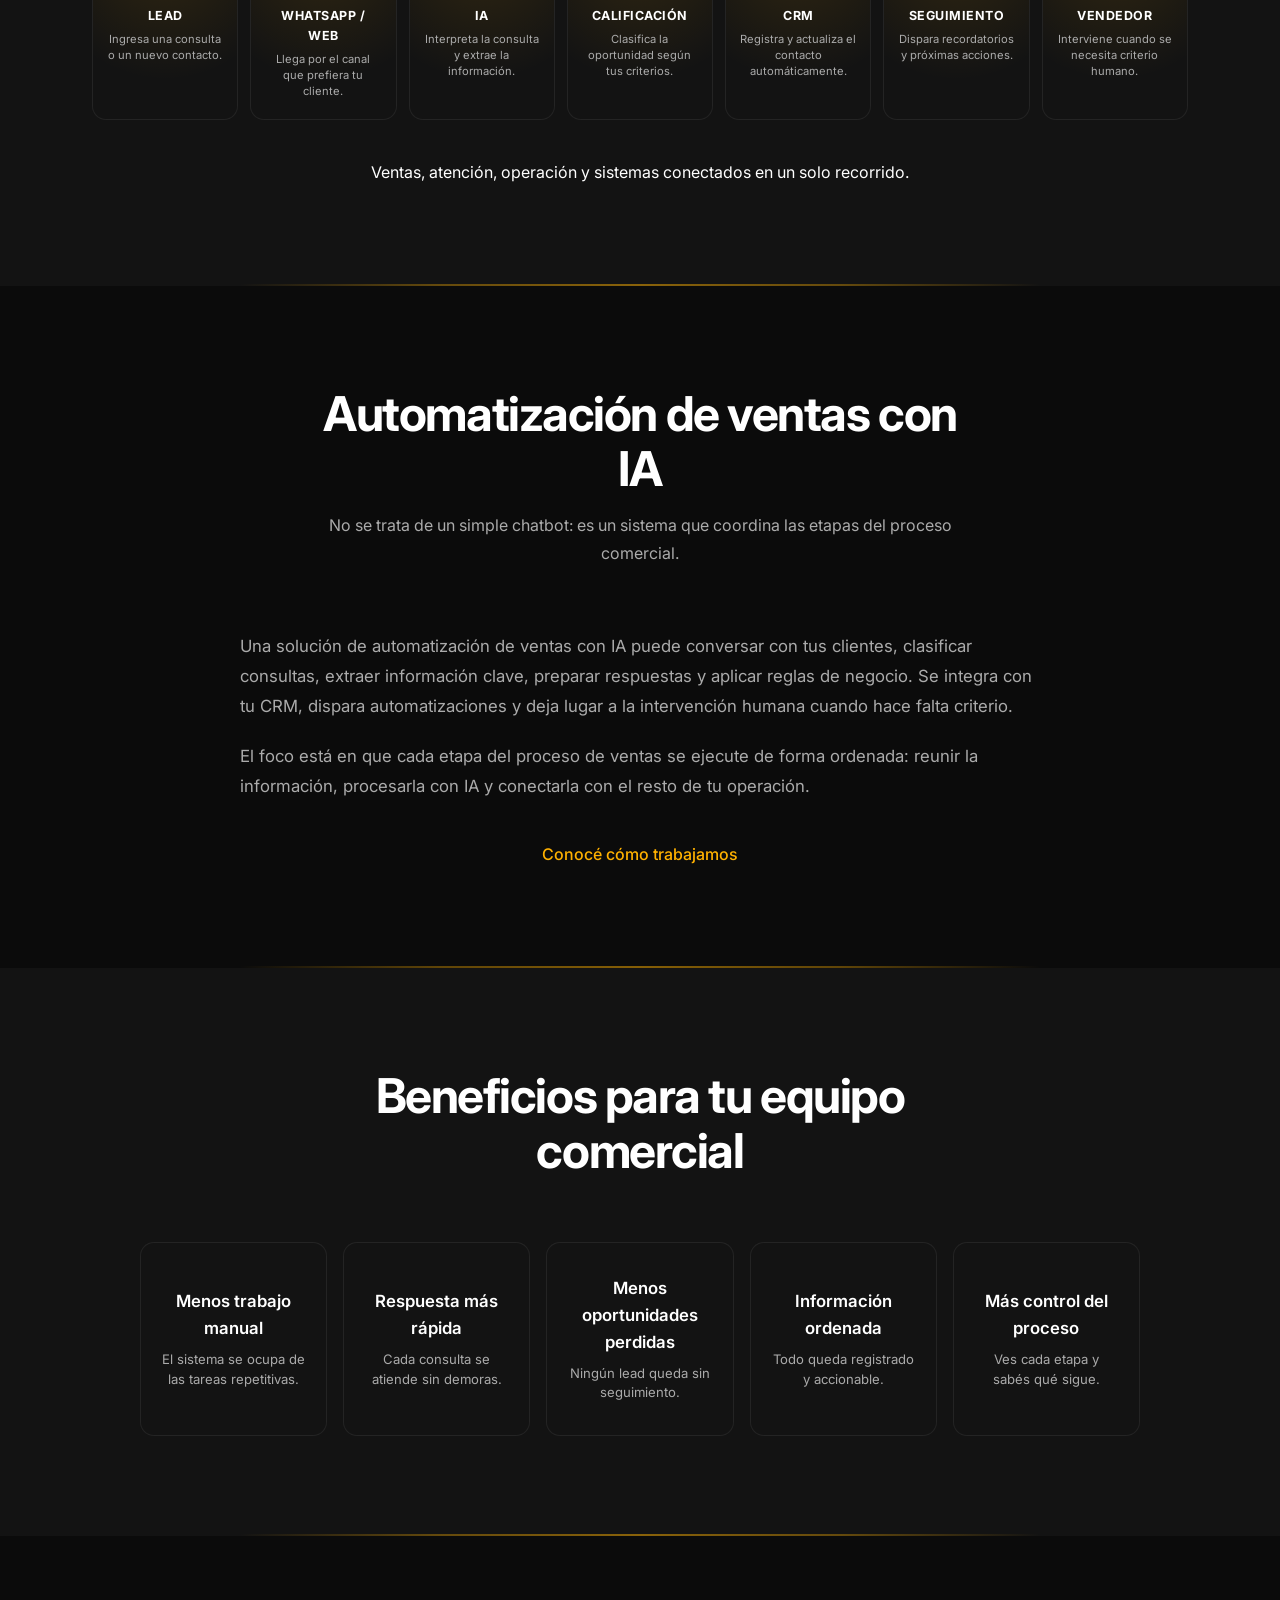
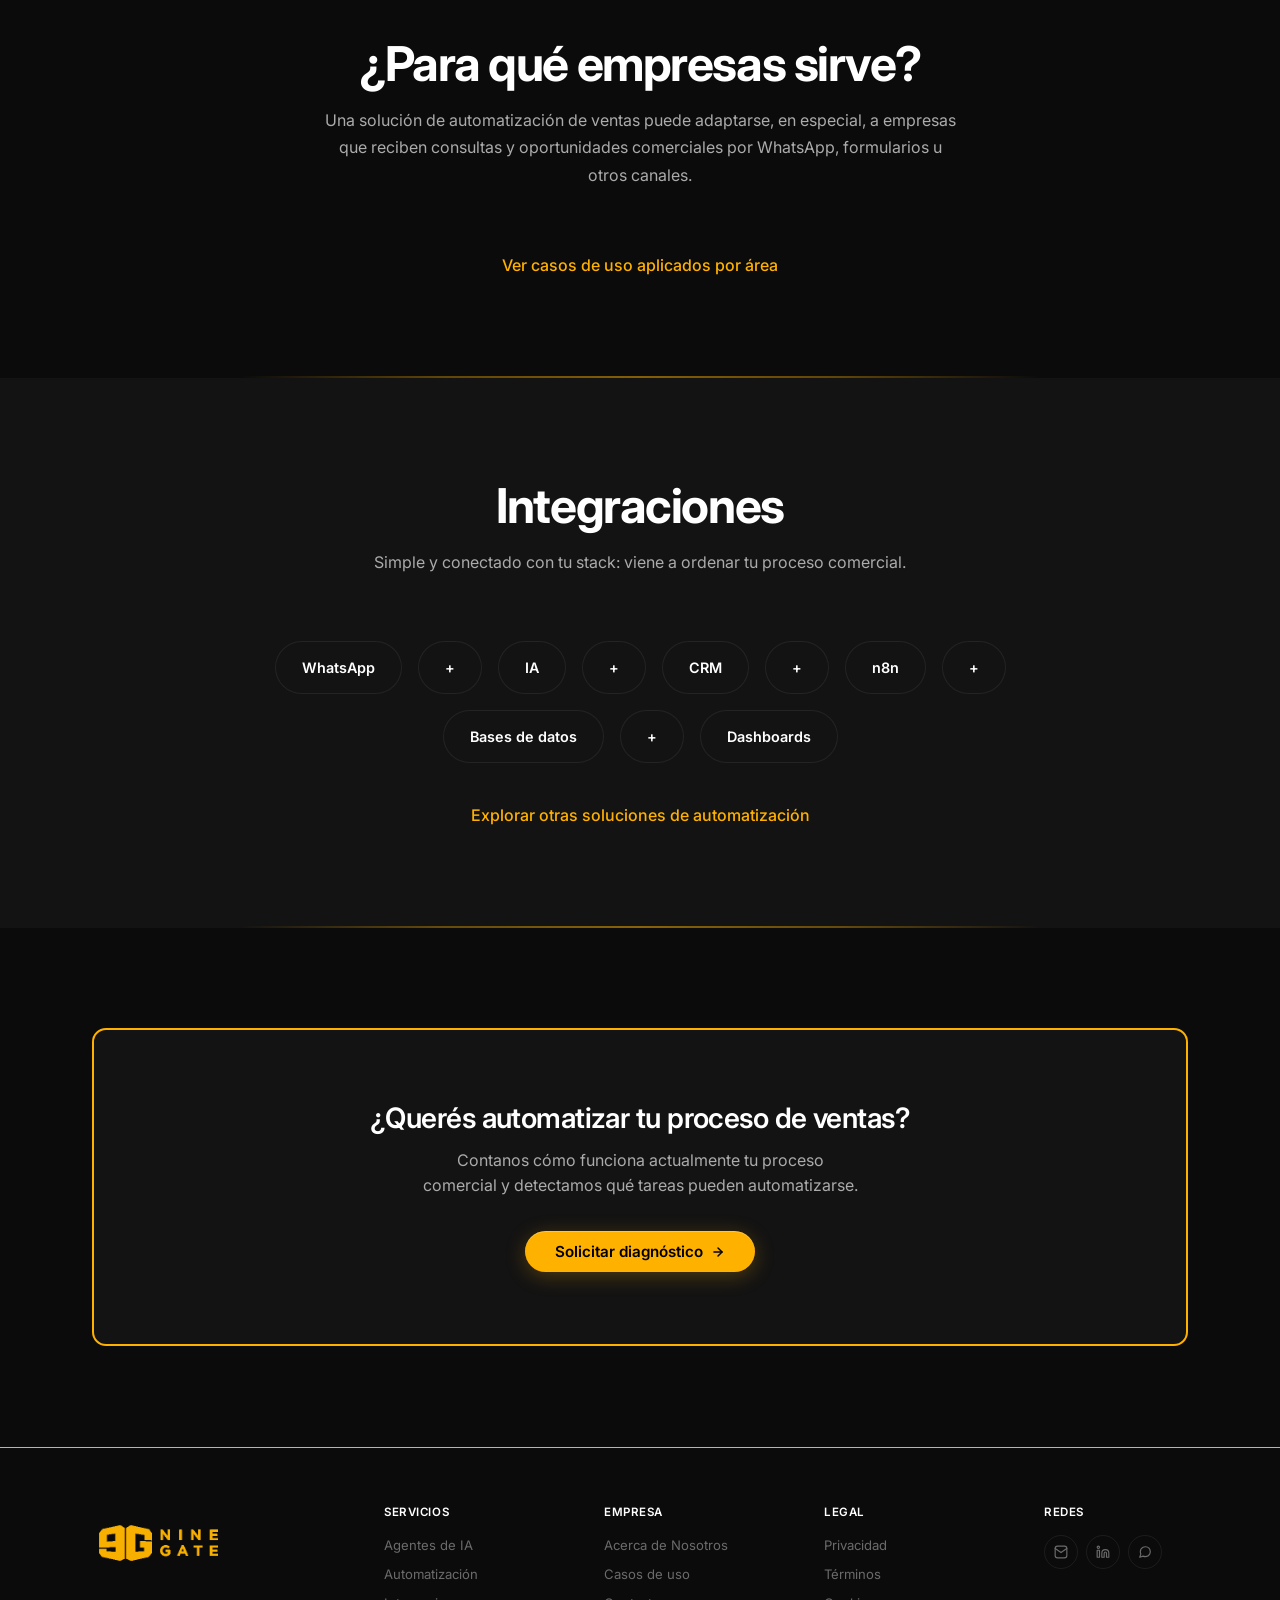
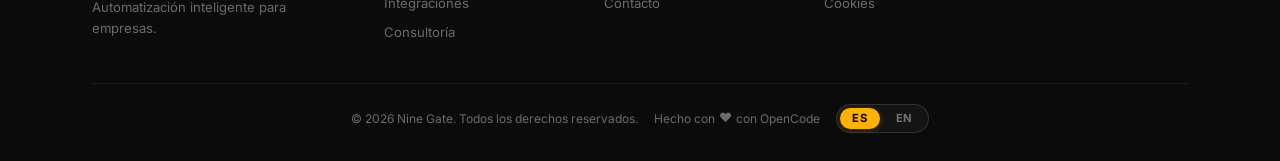
<file: automatizacion-de-ventas.html>
<!DOCTYPE html>
<html lang="es">
<head>
  <meta charset="UTF-8">
  <meta name="viewport" content="width=device-width, initial-scale=1.0">
  <meta name="description" content="Automatización del proceso de ventas con IA: captá leads, calificá oportunidades, automatizá seguimientos y conectá tu proceso comercial con tu CRM.">
  <link rel="canonical" href="https://ninegate.me/automatizacion-de-ventas.html">
  <meta property="og:type" content="website">
  <meta property="og:locale" content="es_AR">
  <meta property="og:site_name" content="Nine Gate">
  <meta property="og:url" content="https://ninegate.me/automatizacion-de-ventas.html">
  <meta property="og:title" content="Automatización del proceso de ventas con IA | Nine Gate">
  <meta property="og:description" content="Automatización de ventas con IA: captá leads, calificá oportunidades, automatizá seguimientos y conectá tu proceso comercial con tu CRM.">
  <meta name="twitter:card" content="summary_large_image">
  <meta name="twitter:url" content="https://ninegate.me/automatizacion-de-ventas.html">
  <meta name="twitter:title" content="Automatización del proceso de ventas con IA | Nine Gate">
  <meta name="twitter:description" content="Automatización de ventas con IA: captá leads, calificá oportunidades, automatizá seguimientos y conectá tu proceso comercial con tu CRM.">
  <link rel="preconnect" href="https://fonts.googleapis.com">
  <link rel="preconnect" href="https://fonts.gstatic.com" crossorigin>
  <link rel="preload" as="style" href="https://fonts.googleapis.com/css2?family=Inter:wght@400;500;600;700;800&display=swap">
  <link rel="stylesheet" href="https://fonts.googleapis.com/css2?family=Inter:wght@400;500;600;700;800&display=swap" media="print" onload="this.media='all'">
  <noscript><link rel="stylesheet" href="https://fonts.googleapis.com/css2?family=Inter:wght@400;500;600;700;800&display=swap"></noscript>
  <link rel="icon" type="image/x-icon" href="favicon.ico">
  <link rel="icon" type="image/png" href="favicon.png">
  <link rel="icon" type="image/png" sizes="32x32" href="favicon-32x32.png">
  <link rel="icon" type="image/png" sizes="16x16" href="favicon-16x16.png">
  <link rel="apple-touch-icon" href="apple-touch-icon.png">
  <title>Automatización del proceso de ventas con IA | Nine Gate</title>
  <link rel="stylesheet" href="styles.css?v=15">
  <style>
    .back-link {
      display: inline-flex;
      align-items: center;
      gap: 6px;
      color: var(--accent);
      font-size: 0.9rem;
      font-weight: 500;
      margin-bottom: 32px;
      transition: opacity 0.2s;
    }
    .back-link:hover {
      opacity: 0.8;
    }
    .sales-page {
      padding: 140px 0 80px;
    }
    .sales__header-wrap {
      max-width: 760px;
      margin: 0 auto;
    }
    .sales-list-link {
      margin-top: 8px;
      text-align: center;
    }
    .sales-list-link a {
      color: var(--accent);
      font-weight: 500;
    }
    .sales-list-link a:hover {
      text-decoration: underline;
    }
    .sales-list-link--after {
      margin-top: 40px;
    }
    .sales-intro {
      max-width: 760px;
      margin: 16px auto 0;
      font-size: 1.05rem;
      color: var(--text-secondary);
      line-height: 1.7;
    }
    .sales__grid {
      display: grid;
      grid-template-columns: repeat(5, 1fr);
      gap: 16px;
      max-width: 1100px;
      margin: 0 auto;
    }
    .solucion-card {
      background: var(--surface);
      border: 1px solid var(--border);
      border-radius: var(--radius-lg);
      padding: 24px 16px;
      text-align: center;
      transition: border-color 0.3s var(--ease), transform 0.3s var(--ease), box-shadow 0.3s var(--ease);
      position: relative;
    }
    .solucion-card:hover {
      border-color: var(--accent);
      transform: translateY(-2px);
      box-shadow: 0 0 50px rgba(255, 177, 0, 0.35), 0 0 100px rgba(255, 177, 0, 0.15);
    }
    .solucion-card::before {
      content: '';
      position: absolute;
      inset: 0;
      border-radius: inherit;
      background: radial-gradient(circle at 50% 50%, var(--accent) 0%, transparent 70%);
      opacity: 0;
      transition: opacity 0.3s;
      pointer-events: none;
      z-index: 0;
    }
    .solucion-card:hover::before {
      opacity: 0.22;
    }
    .solucion-card > * {
      position: relative;
      z-index: 1;
    }
    .solucion-card__code {
      display: inline-flex;
      align-items: center;
      justify-content: center;
      width: 44px;
      height: 44px;
      border-radius: 12px;
      background: rgba(255, 177, 0, 0.08);
      border: 1px solid rgba(255, 177, 0, 0.12);
      color: var(--accent);
      font-size: 0.75rem;
      font-weight: 700;
      letter-spacing: 0.02em;
      margin-bottom: 12px;
    }
    .solucion-card__title {
      font-size: 0.85rem;
      font-weight: 600;
      margin-bottom: 6px;
      line-height: 1.3;
    }
    .solucion-card__desc {
      font-size: 0.7rem;
      color: var(--text-secondary);
      line-height: 1.5;
    }
    @media (max-width: 1024px) {
      .sales__grid {
        grid-template-columns: repeat(3, 1fr);
      }
    }
    @media (max-width: 768px) {
      .sales__grid {
        grid-template-columns: 1fr 1fr;
      }
    }
    @media (max-width: 480px) {
      .sales__grid {
        grid-template-columns: 1fr;
      }
    }
    [data-theme="light"] .solucion-card {
      background: #fff;
    }
    [data-theme="light"] .solucion-card::before {
      opacity: 0;
    }
    [data-theme="light"] .solucion-card:hover::before {
      opacity: 0.12;
    }
    [data-theme="light"] .solucion-card__code {
      background: rgba(255, 177, 0, 0.10);
      border-color: rgba(255, 177, 0, 0.20);
    }
    .sales-flow__steps {
      display: grid;
      grid-template-columns: repeat(7, 1fr);
      gap: 12px;
      max-width: 1100px;
      margin: 0 auto;
    }
    .sales-flow__step {
      background: var(--surface);
      border: 1px solid var(--border);
      border-radius: var(--radius-lg);
      padding: 20px 14px;
      text-align: center;
      transition: border-color 0.3s var(--ease), box-shadow 0.3s var(--ease), transform 0.3s var(--ease);
      position: relative;
    }
    .sales-flow__step::before {
      content: '';
      position: absolute;
      inset: 0;
      border-radius: inherit;
      background: radial-gradient(circle at 50% 0%, var(--accent) 0%, transparent 70%);
      opacity: 0.12;
      transition: opacity 0.3s;
      pointer-events: none;
      z-index: 0;
    }
    .sales-flow__step:hover::before {
      opacity: 0.22;
    }
    .sales-flow__step:hover {
      border-color: var(--accent);
      box-shadow: 0 0 50px rgba(255, 177, 0, 0.35), 0 0 100px rgba(255, 177, 0, 0.15);
      transform: translateY(-2px);
    }
    .sales-flow__step > * {
      position: relative;
      z-index: 1;
    }
    .sales-flow__step-num {
      font-size: 1.4rem;
      font-weight: 800;
      color: var(--accent);
      opacity: 0.9;
      line-height: 1;
      margin-bottom: 10px;
    }
    .sales-flow__step-title {
      font-size: 0.78rem;
      font-weight: 700;
      margin-bottom: 6px;
      text-transform: uppercase;
      letter-spacing: 0.04em;
    }
    .sales-flow__step-desc {
      font-size: 0.7rem;
      color: var(--text-secondary);
      line-height: 1.4;
    }
    @media (max-width: 1024px) {
      .sales-flow__steps {
        grid-template-columns: repeat(4, 1fr);
      }
    }
    @media (max-width: 768px) {
      .sales-flow__steps {
        grid-template-columns: repeat(2, 1fr);
      }
    }
    @media (max-width: 480px) {
      .sales-flow__steps {
        grid-template-columns: 1fr;
      }
    }
    .sales-benefits__grid {
      display: grid;
      grid-template-columns: repeat(5, 1fr);
      gap: 16px;
      max-width: 1000px;
      margin: 0 auto;
    }
    .benefit-card {
      text-align: center;
      padding: 32px 20px;
      border-radius: var(--radius-lg);
      background: var(--surface);
      border: 1px solid var(--border);
      position: relative;
      overflow: hidden;
      transition: box-shadow 0.3s var(--ease), border-color 0.3s var(--ease), transform 0.3s var(--ease);
      display: flex;
      flex-direction: column;
      align-items: center;
      justify-content: center;
      min-height: 140px;
    }
    .benefit-card:hover {
      border-color: var(--accent);
      transform: translateY(-2px);
      box-shadow: 0 0 50px rgba(255, 177, 0, 0.30), 0 0 100px rgba(255, 177, 0, 0.12);
    }
    .benefit-card__title {
      font-size: 1.05rem;
      font-weight: 600;
      margin-bottom: 8px;
    }
    .benefit-card__desc {
      font-size: 0.82rem;
      color: var(--text-secondary);
      line-height: 1.5;
    }
    @media (max-width: 1024px) {
      .sales-benefits__grid {
        grid-template-columns: repeat(3, 1fr);
      }
    }
    @media (max-width: 640px) {
      .sales-benefits__grid {
        grid-template-columns: 1fr 1fr;
      }
    }
    @media (max-width: 420px) {
      .sales-benefits__grid {
        grid-template-columns: 1fr;
      }
    }
    .sales-integrations {
      display: flex;
      flex-wrap: wrap;
      justify-content: center;
      gap: 16px;
      max-width: 900px;
      margin: 0 auto;
    }
    .sales-integration {
      background: var(--surface);
      border: 1px solid var(--border);
      border-radius: 100px;
      padding: 14px 26px;
      font-size: 0.9rem;
      font-weight: 600;
      color: var(--text);
      transition: border-color 0.3s var(--ease), transform 0.3s var(--ease);
    }
    .sales-integration:hover {
      border-color: var(--accent);
      transform: translateY(-2px);
    }
    .sales-context {
      max-width: 800px;
      margin: 0 auto;
      font-size: 1.05rem;
      color: var(--text-secondary);
      line-height: 1.8;
    }
    .sales-closing {
      max-width: 640px;
      margin: 0 auto;
    }
  </style>

  <script type="application/ld+json">
  {
    "@context": "https://schema.org",
    "@type": "Service",
    "@id": "https://ninegate.me/automatizacion-de-ventas.html#service",
    "name": "Automatización del proceso de ventas con IA",
    "url": "https://ninegate.me/automatizacion-de-ventas.html",
    "description": "Automatización de ventas con IA: captación de leads, calificación de oportunidades, seguimiento automático, actualización del CRM y derivación al equipo comercial.",
    "provider": {
      "@type": "Organization",
      "@id": "https://ninegate.me/#organization",
      "name": "Nine Gate",
      "url": "https://ninegate.me",
      "logo": "https://ninegate.me/4-A.png"
    },
    "areaServed": "Argentina",
    "serviceType": "Automatización del proceso de ventas, automatización de ventas con IA, CRM y automatización de ventas"
  }
  </script>
</head>
<body>

  <nav class="nav">
    <div class="container nav__inner">
      <a href="index.html">
        <img src="4-A.png" alt="Nine Gate" class="nav__logo-img" width="148" height="72">
      </a>
      <div class="nav__center" id="navMenu">
        <div class="nav__links">
          <a href="servicios.html" data-i18n="nav-servicios">Servicios</a>
          <a href="soluciones.html" data-i18n="nav-soluciones">Soluciones</a>
          <a href="como-trabajamos.html" data-i18n="nav-como">Cómo trabajamos</a>
          <a href="casos-de-uso.html" data-i18n="nav-casos">Casos de uso</a>
          <a href="contacto.html" data-i18n="nav-contacto">Contacto</a>
        </div>
      </div>
      <div class="nav__right">
        <button class="lang-toggle lang-toggle--nav" aria-label="Cambiar idioma"><span class="lang-toggle__option lang-toggle__option--active">ES</span><span class="lang-toggle__option">EN</span></button>
        <button class="theme-toggle" id="themeToggle" aria-label="Cambiar tema">
          <svg class="theme-toggle__icon theme-toggle__icon--dark" width="18" height="18" viewBox="0 0 24 24" fill="none" stroke="currentColor" stroke-width="2"><path d="M21 12.79A9 9 0 1 1 11.21 3 7 7 0 0 0 21 12.79z"/></svg>
          <svg class="theme-toggle__icon theme-toggle__icon--light" width="18" height="18" viewBox="0 0 24 24" fill="none" stroke="currentColor" stroke-width="2"><circle cx="12" cy="12" r="5"/><line x1="12" y1="1" x2="12" y2="3"/><line x1="12" y1="21" x2="12" y2="23"/><line x1="4.22" y1="4.22" x2="5.64" y2="5.64"/><line x1="18.36" y1="18.36" x2="19.78" y2="19.78"/><line x1="1" y1="12" x2="3" y2="12"/><line x1="21" y1="12" x2="23" y2="12"/><line x1="4.22" y1="19.78" x2="5.64" y2="18.36"/><line x1="18.36" y1="5.64" x2="19.78" y2="4.22"/></svg>
        </button>
        <a href="contacto.html" class="btn btn--nav" data-i18n="nav-empezar">Empezar</a>
        <button class="nav__toggle" id="navToggle" aria-label="Menú">
          <span></span><span></span><span></span>
        </button>
      </div>
    </div>
  </nav>

  <div class="container sales-page">
    <div class="sales__header-wrap">
      <a href="index.html" class="back-link">&larr; Volver al inicio</a>
      <div class="section__header" data-r>
        <span class="tag" data-i18n="sales-tag">Automatización de ventas</span>
        <h1 class="section__title" data-i18n="sales-title">Automatización del proceso de ventas con IA</h1>
      </div>
      <p class="sales-intro" data-i18n="sales-intro">Los equipos comerciales pierden tiempo respondiendo consultas, calificando leads, actualizando el CRM y haciendo seguimientos manuales. En Nine Gate automatizamos esas etapas del proceso de ventas con inteligencia artificial e integración con los sistemas que ya usás, manteniendo supervisión humana cuando hace falta.</p>
      <p class="sales-list-link" style="margin-top: 28px;"><a href="contacto.html" class="btn btn--primary" data-i18n="sales-cta-top">Solicitar diagnóstico</a></p>
      <p class="sales-list-link"><a href="servicios.html" data-i18n="sales-link-servicios">Conocé nuestros servicios de automatización</a></p>
    </div>
  </div>

  <section class="section">
    <div class="container">
      <div class="section__header" data-r>
        <h2 class="section__title" data-i18n="sales-what-title">¿Qué podemos automatizar en tu proceso de ventas?</h2>
      </div>
      <div class="sales__grid" data-r>
        <div class="solucion-card">
          <div class="solucion-card__code">01</div>
          <h3 class="solucion-card__title" data-i18n="sales-step1-title">Captura de leads</h3>
          <p class="solucion-card__desc" data-i18n="sales-step1-desc">Captación desde WhatsApp, formularios y otros canales.</p>
        </div>
        <div class="solucion-card">
          <div class="solucion-card__code">02</div>
          <h3 class="solucion-card__title" data-i18n="sales-step2-title">Calificación automática</h3>
          <p class="solucion-card__desc" data-i18n="sales-step2-desc">La IA analiza consultas y clasifica oportunidades según criterios definidos.</p>
        </div>
        <div class="solucion-card">
          <div class="solucion-card__code">03</div>
          <h3 class="solucion-card__title" data-i18n="sales-step3-title">Seguimiento</h3>
          <p class="solucion-card__desc" data-i18n="sales-step3-desc">Recordatorios y acciones de seguimiento automatizados.</p>
        </div>
        <div class="solucion-card">
          <div class="solucion-card__code">04</div>
          <h3 class="solucion-card__title" data-i18n="sales-step4-title">Actualización del CRM</h3>
          <p class="solucion-card__desc" data-i18n="sales-step4-desc">Los datos de conversaciones y oportunidades se registran automáticamente.</p>
        </div>
        <div class="solucion-card">
          <div class="solucion-card__code">05</div>
          <h3 class="solucion-card__title" data-i18n="sales-step5-title">Derivación al equipo comercial</h3>
          <p class="solucion-card__desc" data-i18n="sales-step5-desc">Las conversaciones que requieren criterio humano pasan al equipo.</p>
        </div>
      </div>
    </div>
  </section>

  <section class="section section--alt">
    <div class="container">
      <div class="section__header" data-r>
        <h2 class="section__title" data-i18n="sales-flow-title">Cómo funciona</h2>
        <p class="section__desc" data-i18n="sales-flow-desc">De la consulta a la oportunidad, un flujo que coordina canales, IA, CRM y tu equipo.</p>
      </div>
      <div class="sales-flow__steps" data-r>
        <div class="sales-flow__step">
          <div class="sales-flow__step-num">01</div>
          <div class="sales-flow__step-title" data-i18n="sales-f1">Lead</div>
          <div class="sales-flow__step-desc" data-i18n="sales-f1-desc">Ingresa una consulta o un nuevo contacto.</div>
        </div>
        <div class="sales-flow__step">
          <div class="sales-flow__step-num">02</div>
          <div class="sales-flow__step-title" data-i18n="sales-f2">WhatsApp / Web</div>
          <div class="sales-flow__step-desc" data-i18n="sales-f2-desc">Llega por el canal que prefiera tu cliente.</div>
        </div>
        <div class="sales-flow__step">
          <div class="sales-flow__step-num">03</div>
          <div class="sales-flow__step-title" data-i18n="sales-f3">IA</div>
          <div class="sales-flow__step-desc" data-i18n="sales-f3-desc">Interpreta la consulta y extrae la información.</div>
        </div>
        <div class="sales-flow__step">
          <div class="sales-flow__step-num">04</div>
          <div class="sales-flow__step-title" data-i18n="sales-f4">Calificación</div>
          <div class="sales-flow__step-desc" data-i18n="sales-f4-desc">Clasifica la oportunidad según tus criterios.</div>
        </div>
        <div class="sales-flow__step">
          <div class="sales-flow__step-num">05</div>
          <div class="sales-flow__step-title" data-i18n="sales-f5">CRM</div>
          <div class="sales-flow__step-desc" data-i18n="sales-f5-desc">Registra y actualiza el contacto automáticamente.</div>
        </div>
        <div class="sales-flow__step">
          <div class="sales-flow__step-num">06</div>
          <div class="sales-flow__step-title" data-i18n="sales-f6">Seguimiento</div>
          <div class="sales-flow__step-desc" data-i18n="sales-f6-desc">Dispara recordatorios y próximas acciones.</div>
        </div>
        <div class="sales-flow__step">
          <div class="sales-flow__step-num">07</div>
          <div class="sales-flow__step-title" data-i18n="sales-f7">Vendedor</div>
          <div class="sales-flow__step-desc" data-i18n="sales-f7-desc">Interviene cuando se necesita criterio humano.</div>
        </div>
      </div>
      <p class="sales-list-link sales-list-link--after" data-i18n="sales-flow-note">Ventas, atención, operación y sistemas conectados en un solo recorrido.</p>
    </div>
  </section>

  <section class="section">
    <div class="container">
      <div class="section__header" data-r>
        <h2 class="section__title" data-i18n="sales-ai-title">Automatización de ventas con IA</h2>
        <p class="section__desc" data-i18n="sales-ai-desc">No se trata de un simple chatbot: es un sistema que coordina las etapas del proceso comercial.</p>
      </div>
      <p class="sales-context" data-r data-i18n="sales-ai-p1">Una solución de automatización de ventas con IA puede conversar con tus clientes, clasificar consultas, extraer información clave, preparar respuestas y aplicar reglas de negocio. Se integra con tu CRM, dispara automatizaciones y deja lugar a la intervención humana cuando hace falta criterio.</p>
      <p class="sales-context" data-r style="margin-top: 20px;" data-i18n="sales-ai-p2">El foco está en que cada etapa del proceso de ventas se ejecute de forma ordenada: reunir la información, procesarla con IA y conectarla con el resto de tu operación.</p>
      <p class="sales-list-link sales-list-link--after"><a href="como-trabajamos.html" data-i18n="sales-link-como">Conocé cómo trabajamos</a></p>
    </div>
  </section>

  <section class="section section--alt">
    <div class="container">
      <div class="section__header" data-r>
        <h2 class="section__title" data-i18n="sales-ben-title">Beneficios para tu equipo comercial</h2>
      </div>
      <div class="sales-benefits__grid" data-r>
        <div class="benefit-card">
          <div class="benefit-card__title" data-i18n="sales-ben1-title">Menos trabajo manual</div>
          <div class="benefit-card__desc" data-i18n="sales-ben1-desc">El sistema se ocupa de las tareas repetitivas.</div>
        </div>
        <div class="benefit-card">
          <div class="benefit-card__title" data-i18n="sales-ben2-title">Respuesta más rápida</div>
          <div class="benefit-card__desc" data-i18n="sales-ben2-desc">Cada consulta se atiende sin demoras.</div>
        </div>
        <div class="benefit-card">
          <div class="benefit-card__title" data-i18n="sales-ben3-title">Menos oportunidades perdidas</div>
          <div class="benefit-card__desc" data-i18n="sales-ben3-desc">Ningún lead queda sin seguimiento.</div>
        </div>
        <div class="benefit-card">
          <div class="benefit-card__title" data-i18n="sales-ben4-title">Información ordenada</div>
          <div class="benefit-card__desc" data-i18n="sales-ben4-desc">Todo queda registrado y accionable.</div>
        </div>
        <div class="benefit-card">
          <div class="benefit-card__title" data-i18n="sales-ben5-title">Más control del proceso</div>
          <div class="benefit-card__desc" data-i18n="sales-ben5-desc">Ves cada etapa y sabés qué sigue.</div>
        </div>
      </div>
    </div>
  </section>

  <section class="section">
    <div class="container">
      <div class="section__header" data-r>
        <h2 class="section__title" data-i18n="sales-for-title">¿Para qué empresas sirve?</h2>
        <p class="section__desc" data-i18n="sales-for-desc">Una solución de automatización de ventas puede adaptarse, en especial, a empresas que reciben consultas y oportunidades comerciales por WhatsApp, formularios u otros canales.</p>
      </div>
      <p class="sales-list-link"><a href="casos-de-uso" data-i18n="sales-link-casos">Ver casos de uso aplicados por área</a></p>
    </div>
  </section>

  <section class="section section--alt">
    <div class="container">
      <div class="section__header" data-r>
        <h2 class="section__title" data-i18n="sales-int-title">Integraciones</h2>
        <p class="section__desc" data-i18n="sales-int-desc">Simple y conectado con tu stack: viene a ordenar tu proceso comercial.</p>
      </div>
      <div class="sales-integrations" data-r>
        <span class="sales-integration" data-i18n="sales-int-1">WhatsApp</span>
        <span class="sales-integration">+</span>
        <span class="sales-integration" data-i18n="sales-int-2">IA</span>
        <span class="sales-integration">+</span>
        <span class="sales-integration" data-i18n="sales-int-3">CRM</span>
        <span class="sales-integration">+</span>
        <span class="sales-integration" data-i18n="sales-int-4">n8n</span>
        <span class="sales-integration">+</span>
        <span class="sales-integration" data-i18n="sales-int-5">Bases de datos</span>
        <span class="sales-integration">+</span>
        <span class="sales-integration" data-i18n="sales-int-6">Dashboards</span>
      </div>
      <p class="sales-list-link sales-list-link--after"><a href="soluciones.html" data-i18n="sales-link-soluciones">Explorar otras soluciones de automatización</a></p>
    </div>
  </section>

  <section class="cta" style="padding-top: var(--section-space);">
    <div class="container">
      <div class="cta__box" data-r>
        <h2 class="cta__title" data-i18n="sales-cta-title">¿Querés automatizar tu proceso de ventas?</h2>
        <p class="cta__desc" data-i18n="sales-cta-desc">Contanos cómo funciona actualmente tu proceso comercial y detectamos qué tareas pueden automatizarse.</p>
        <a href="contacto.html" class="btn btn--primary">
          <span data-i18n="sales-cta-btn">Solicitar diagnóstico</span>
          <svg width="14" height="14" viewBox="0 0 24 24" fill="none" stroke="currentColor" stroke-width="2.5" stroke-linecap="round" stroke-linejoin="round"><line x1="5" y1="12" x2="19" y2="12"/><polyline points="12 5 19 12 12 19"/></svg>
        </a>
      </div>
    </div>
  </section>

  <footer class="footer">
    <div class="container">
      <div class="footer__grid">
        <div class="footer__brand">
          <img src="4-A.png" alt="Nine Gate" class="footer__logo" width="164" height="80">
          <p data-i18n="footer-brand">Automatización inteligente para empresas.</p>
        </div>
        <div>
          <h4 class="footer__heading" data-i18n="footer-servicios">Servicios</h4>
          <div class="footer__links">
            <a href="servicios.html" data-i18n="footer-link-ia">Agentes de IA</a>
            <a href="servicios.html" data-i18n="footer-link-auto">Automatización</a>
            <a href="servicios.html" data-i18n="footer-link-int">Integraciones</a>
            <a href="servicios.html" data-i18n="footer-link-cons">Consultoría</a>
          </div>
        </div>
        <div>
          <h4 class="footer__heading" data-i18n="footer-empresa">Empresa</h4>
          <div class="footer__links">
            <a href="nosotros.html" data-i18n="footer-link-about">Acerca de Nosotros</a>
            <a href="casos-de-uso.html" data-i18n="footer-link-casos">Casos de uso</a>
            <a href="contacto.html" data-i18n="footer-link-contacto">Contacto</a>
          </div>
        </div>
        <div>
          <h4 class="footer__heading" data-i18n="footer-legal">Legal</h4>
          <div class="footer__links">
            <a href="privacidad.html" data-i18n="footer-link-priv">Privacidad</a>
            <a href="terminos.html" data-i18n="footer-link-term">Términos</a>
            <a href="cookies.html" data-i18n="footer-link-cookies">Cookies</a>
          </div>
        </div>
        <div>
          <h4 class="footer__heading" data-i18n="footer-redes">Redes</h4>
          <div class="footer__social">
            <a href="mailto:hello@ninegate.me" aria-label="Email">
              <svg viewBox="0 0 24 24" fill="none" stroke="currentColor" stroke-width="2" stroke-linecap="round" stroke-linejoin="round"><rect x="2" y="2" width="20" height="20" rx="4"/><path d="M22 6l-10 7L2 6"/></svg>
            </a>
            <a href="https://www.linkedin.com/company/nine-gate/" target="_blank" rel="noopener" aria-label="LinkedIn">
              <svg viewBox="0 0 24 24" fill="none" stroke="currentColor" stroke-width="2" stroke-linecap="round" stroke-linejoin="round"><path d="M16 8a6 6 0 0 1 6 6v7h-4v-7a2 2 0 0 0-2-2 2 2 0 0 0-2 2v7h-4v-7a6 6 0 0 1 6-6z"/><rect x="2" y="9" width="4" height="12"/><circle cx="4" cy="4" r="2"/></svg>
            </a>
            <a href="https://wa.me/5492915052439?text=Hola%20Nine%20Gate,%20estuve%20viendo%20su%20web%20y%20me%20gustar%C3%ADa%20saber%20qu%C3%A9%20procesos%20de%20mi%20empresa%20podr%C3%ADan%20automatizar." target="_blank" rel="noopener" aria-label="WhatsApp">
              <svg viewBox="0 0 24 24" fill="none" stroke="currentColor" stroke-width="2" stroke-linecap="round" stroke-linejoin="round"><path d="M21 11.5a8.38 8.38 0 0 1-.9 3.8 8.5 8.5 0 0 1-7.6 4.7 8.38 8.38 0 0 1-3.8-.9L3 21l1.9-5.7a8.38 8.38 0 0 1-.9-3.8 8.5 8.5 0 0 1 4.7-7.6 8.38 8.38 0 0 1 3.8-.9h.5a8.48 8.48 0 0 1 8 8v.5z"/></svg>
            </a>
          </div>
        </div>
      </div>
      <div class="footer__bottom footer__bottom--flex">
        <p data-i18n="footer-copy">&copy; 2026 Nine Gate. Todos los derechos reservados.</p>
        <div class="footer__credit">
          <span class="footer__credit-text" data-i18n="footer-credit">Hecho con</span>
          <span class="footer__credit-heart">❤️</span>
          <span class="footer__credit-text" data-i18n="footer-opencode">con OpenCode</span>
        </div>
        <button class="lang-toggle" aria-label="Cambiar idioma"><span class="lang-toggle__option lang-toggle__option--active">ES</span><span class="lang-toggle__option">EN</span></button>
      </div>
    </div>
  </footer>

  <div class="float-wa">
    <a href="https://wa.me/5492915052439?text=Hola%20Nine%20Gate,%20estuve%20viendo%20su%20web%20y%20me%20gustar%C3%ADa%20saber%20qu%C3%A9%20procesos%20de%20mi%20empresa%20podr%C3%ADan%20automatizar." class="float-wa__btn" target="_blank" rel="noopener" aria-label="WhatsApp">
      <svg viewBox="0 0 24 24" fill="currentColor"><path d="M17.472 14.382c-.297-.149-1.758-.867-2.03-.967-.273-.099-.471-.148-.67.15-.197.297-.767.966-.94 1.164-.173.199-.347.223-.644.075-.297-.15-1.255-.463-2.39-1.475-.883-.788-1.48-1.761-1.653-2.059-.173-.297-.018-.458.13-.606.134-.133.298-.347.446-.52.149-.174.198-.298.298-.497.099-.198.05-.371-.025-.52-.075-.149-.669-1.612-.916-2.207-.242-.579-.487-.5-.669-.51-.173-.008-.371-.01-.57-.01-.198 0-.52.074-.792.372-.272.297-1.04 1.016-1.04 2.479 0 1.462 1.065 2.875 1.213 3.074.149.198 2.096 3.2 5.077 4.487.709.306 1.262.489 1.694.625.712.227 1.36.195 1.871.118.571-.085 1.758-.719 2.006-1.413.248-.694.248-1.289.173-1.413-.074-.124-.272-.198-.57-.347m-5.421 7.403h-.004a9.87 9.87 0 01-5.031-1.378l-.361-.214-3.741.982.998-3.648-.235-.374a9.86 9.86 0 01-1.51-5.26c.001-5.45 4.436-9.884 9.888-9.884 2.64 0 5.122 1.03 6.988 2.898a9.825 9.825 0 012.893 6.994c-.003 5.45-4.437 9.884-9.885 9.884m8.413-18.297A11.815 11.815 0 0012.05 0C5.495 0 .16 5.335.157 11.892c0 2.096.547 4.142 1.588 5.945L.057 24l6.305-1.654a11.882 11.882 0 005.683 1.448h.005c6.554 0 11.89-5.335 11.893-11.893a11.821 11.821 0 00-3.48-8.413z"/></svg>
    </a>
  </div>

  <script>
    if ('serviceWorker' in navigator) {
      navigator.serviceWorker.getRegistrations().then(function(regs) {
        regs.forEach(function(r) { r.unregister(); });
      });
      caches.keys().then(function(names) {
        names.forEach(function(name) { caches.delete(name); });
      });
    }
  </script>
  <script src="script.js?v=16"></script>
</body>
</html>
</file>
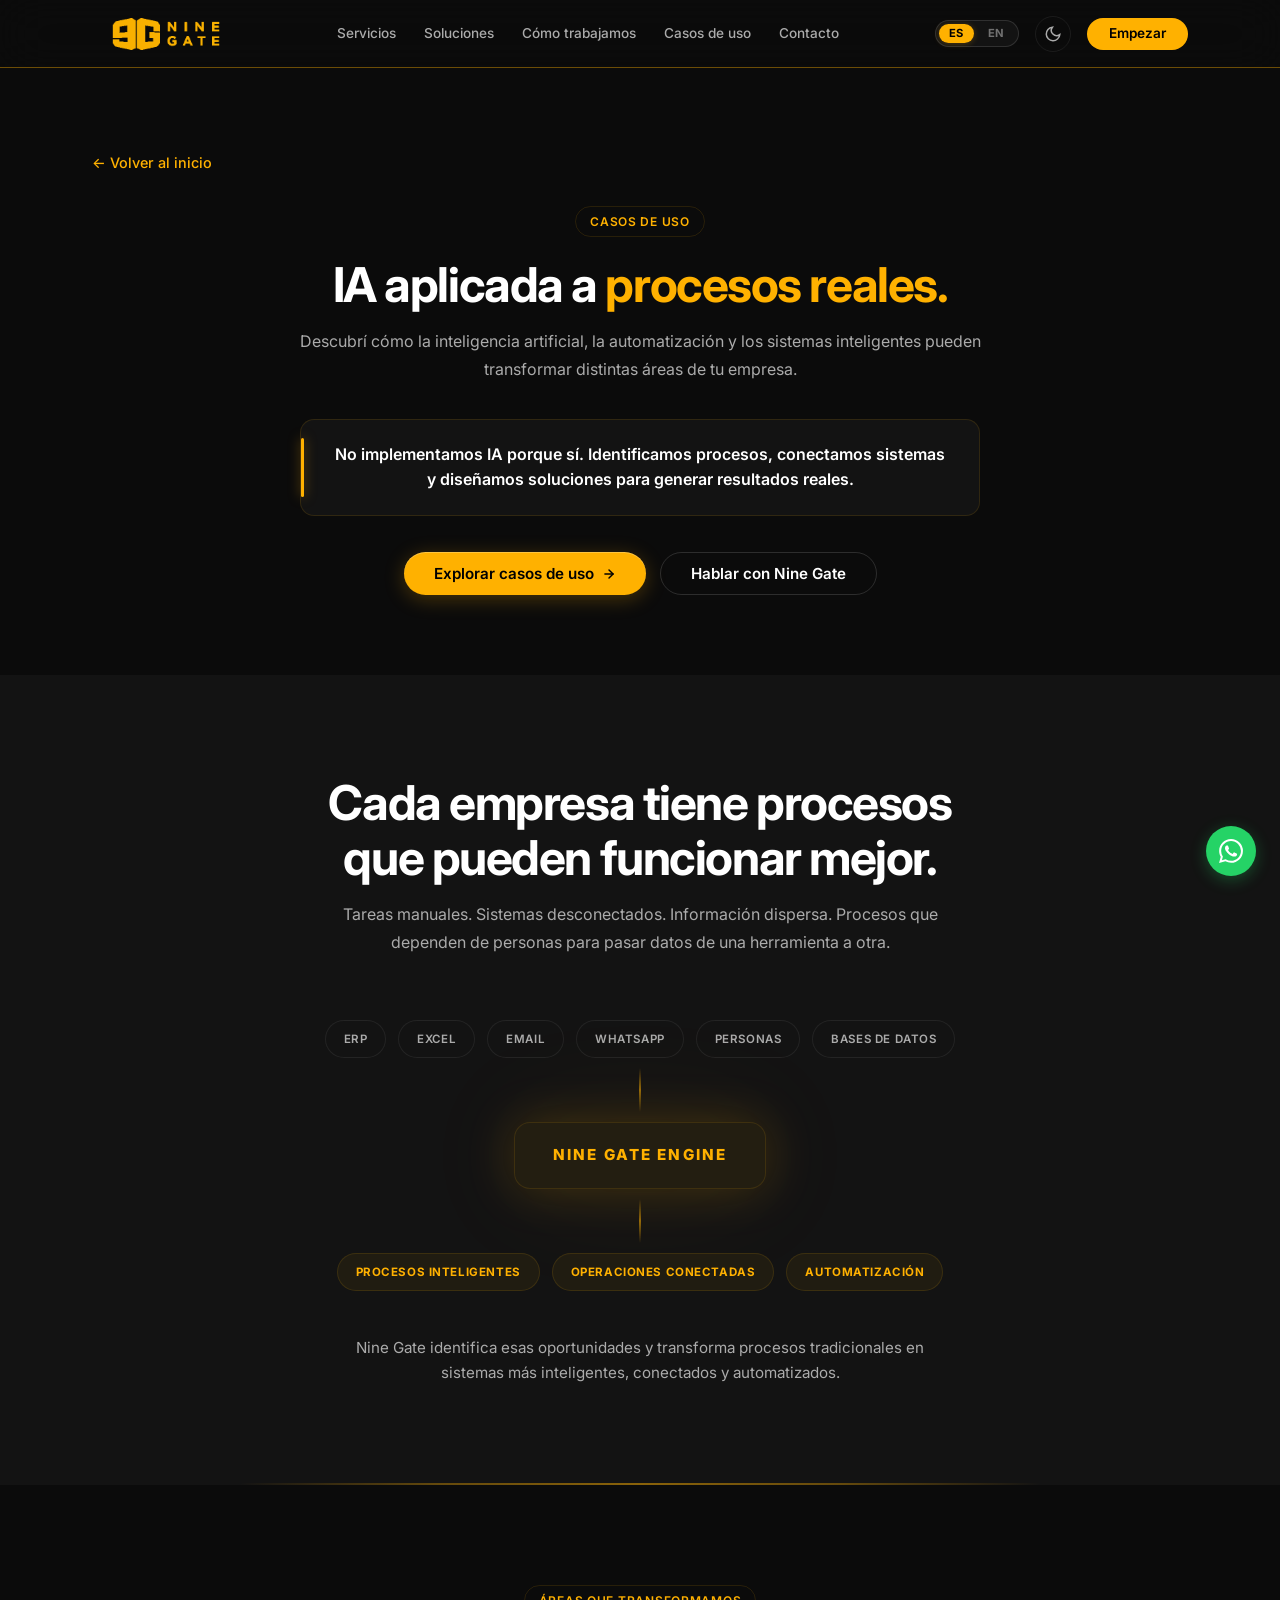
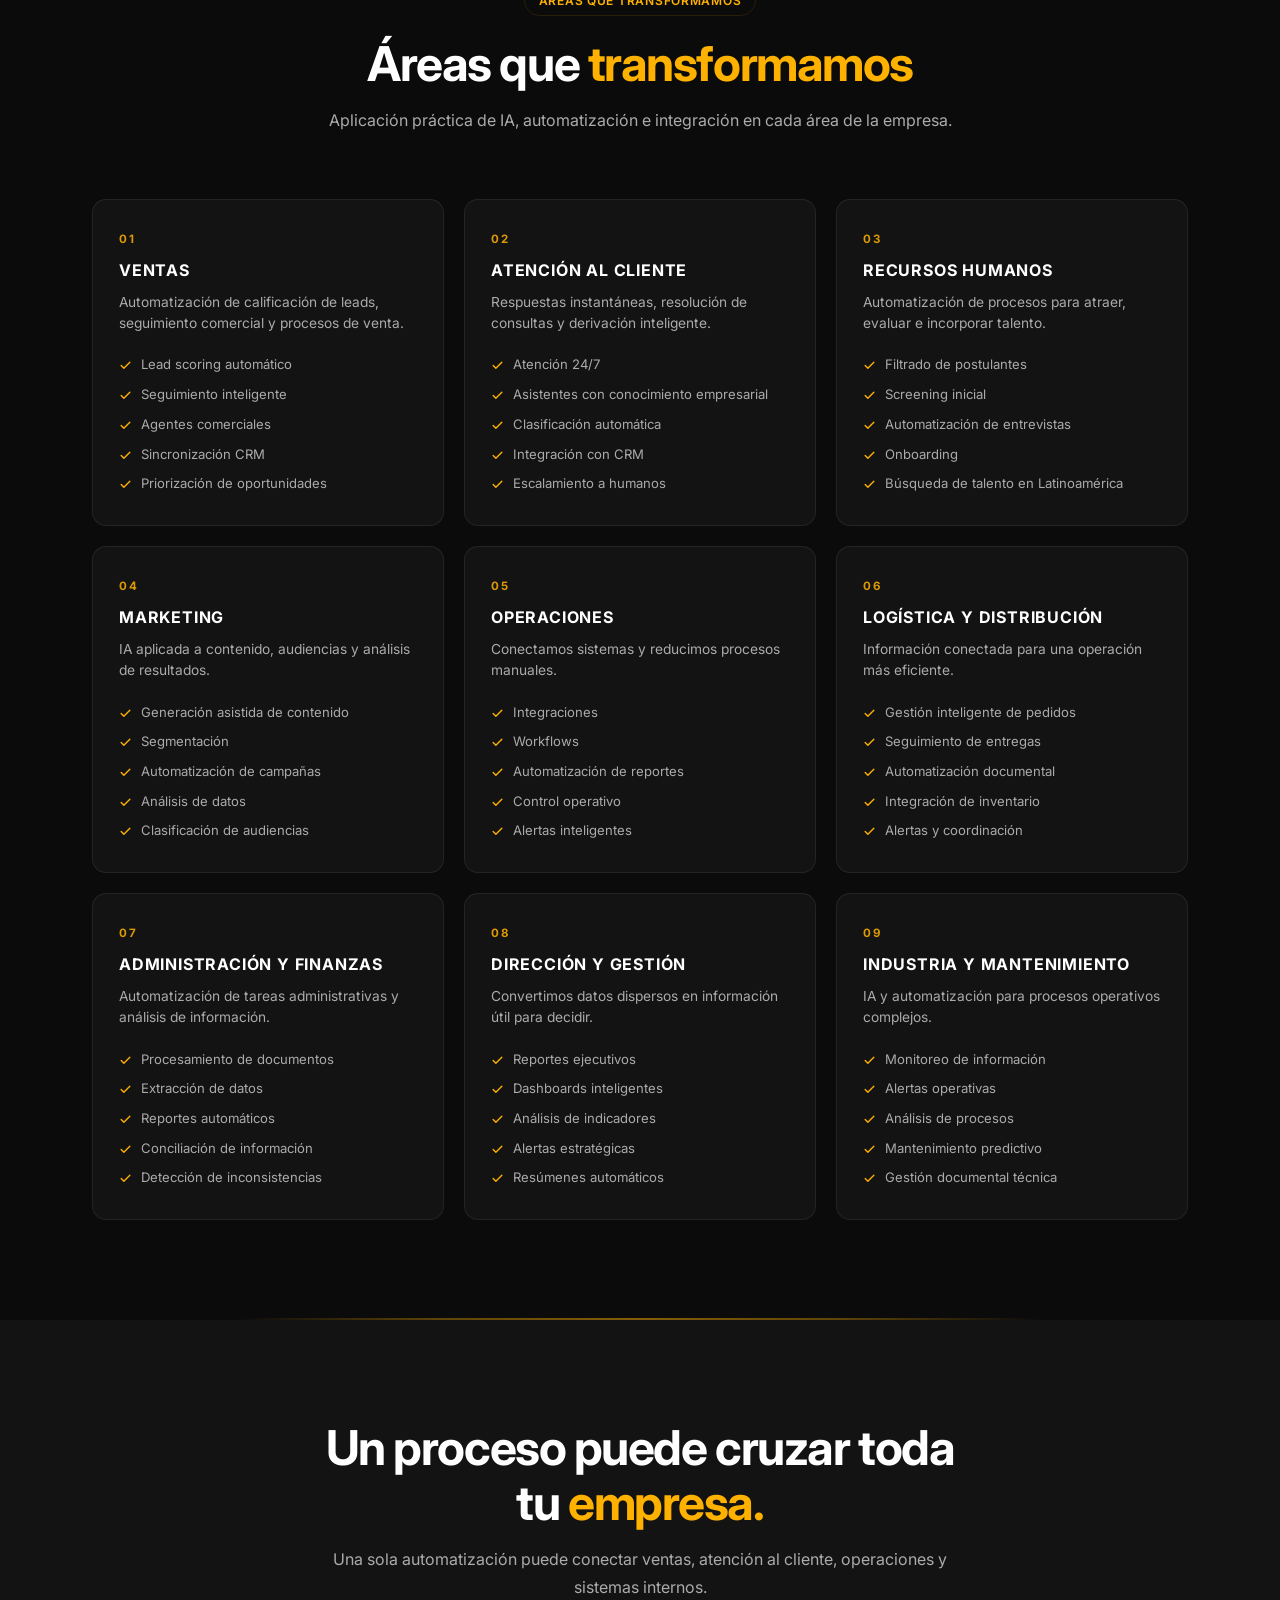
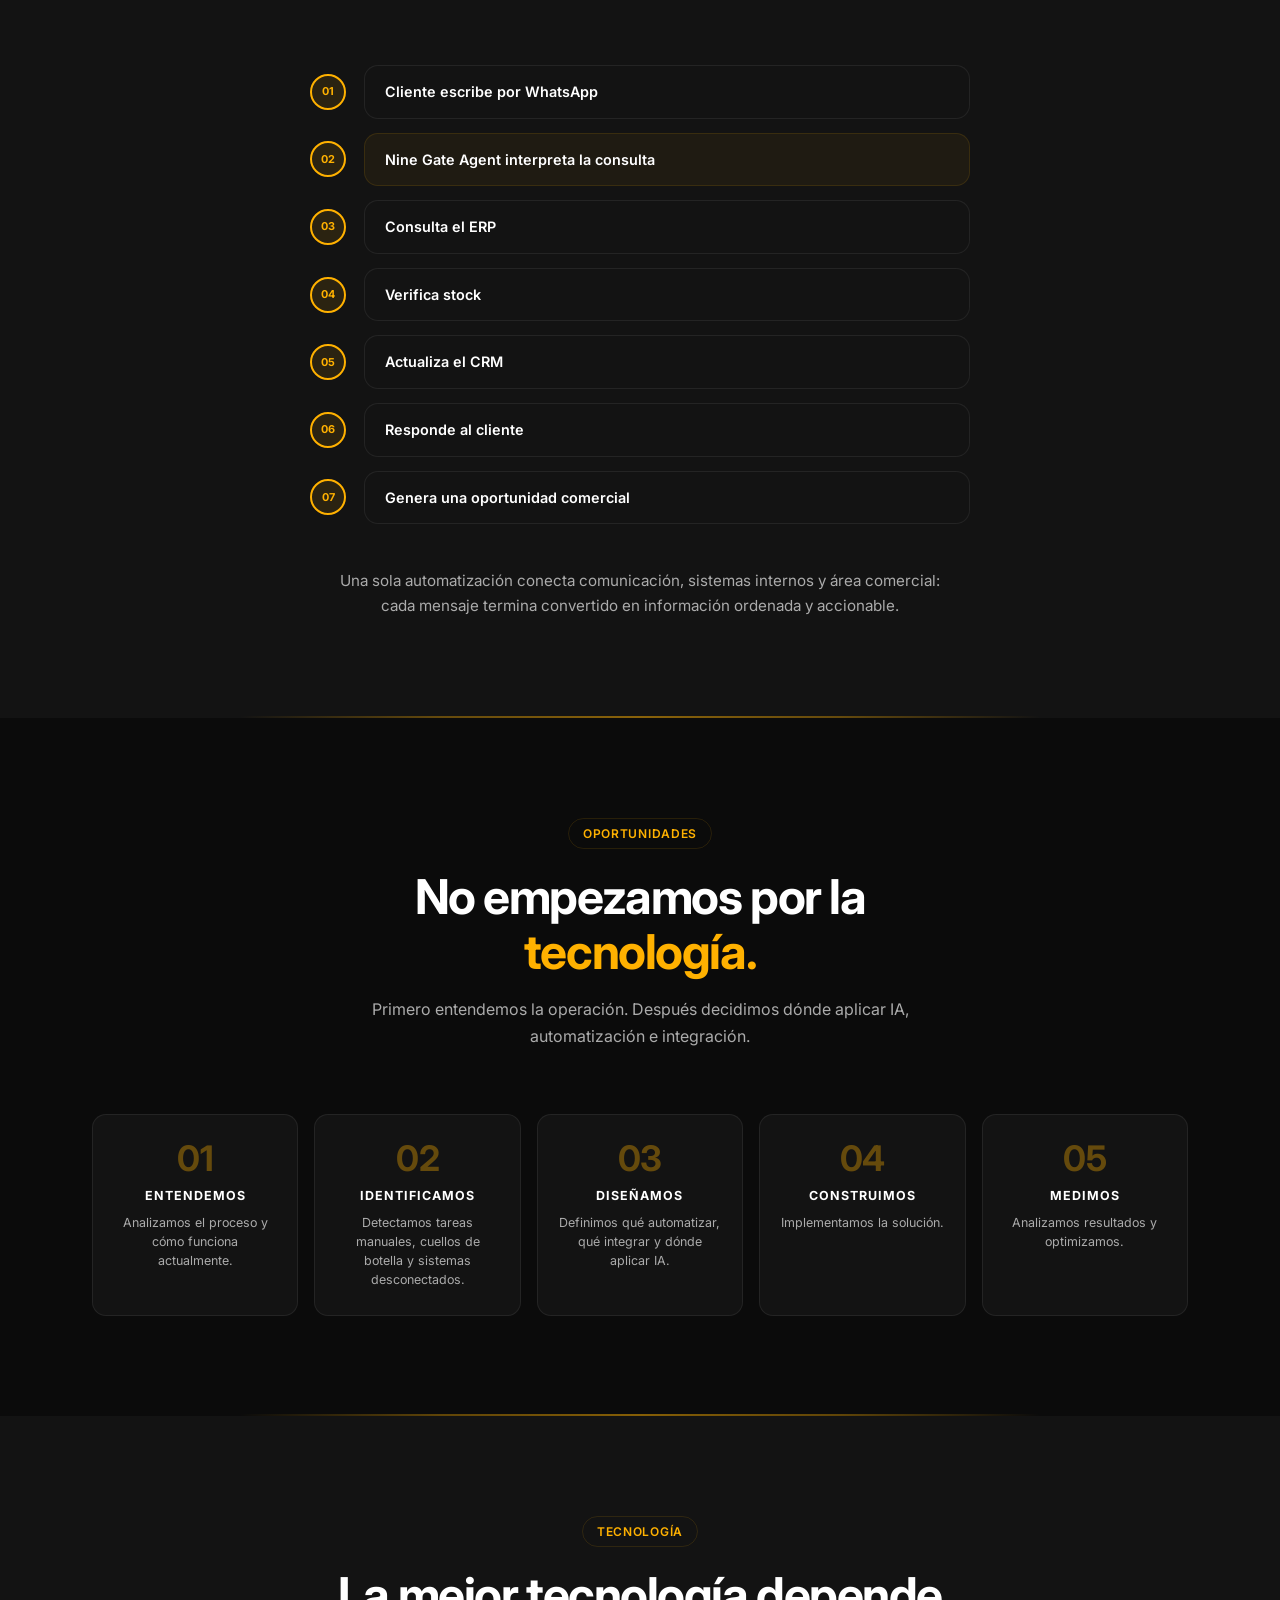
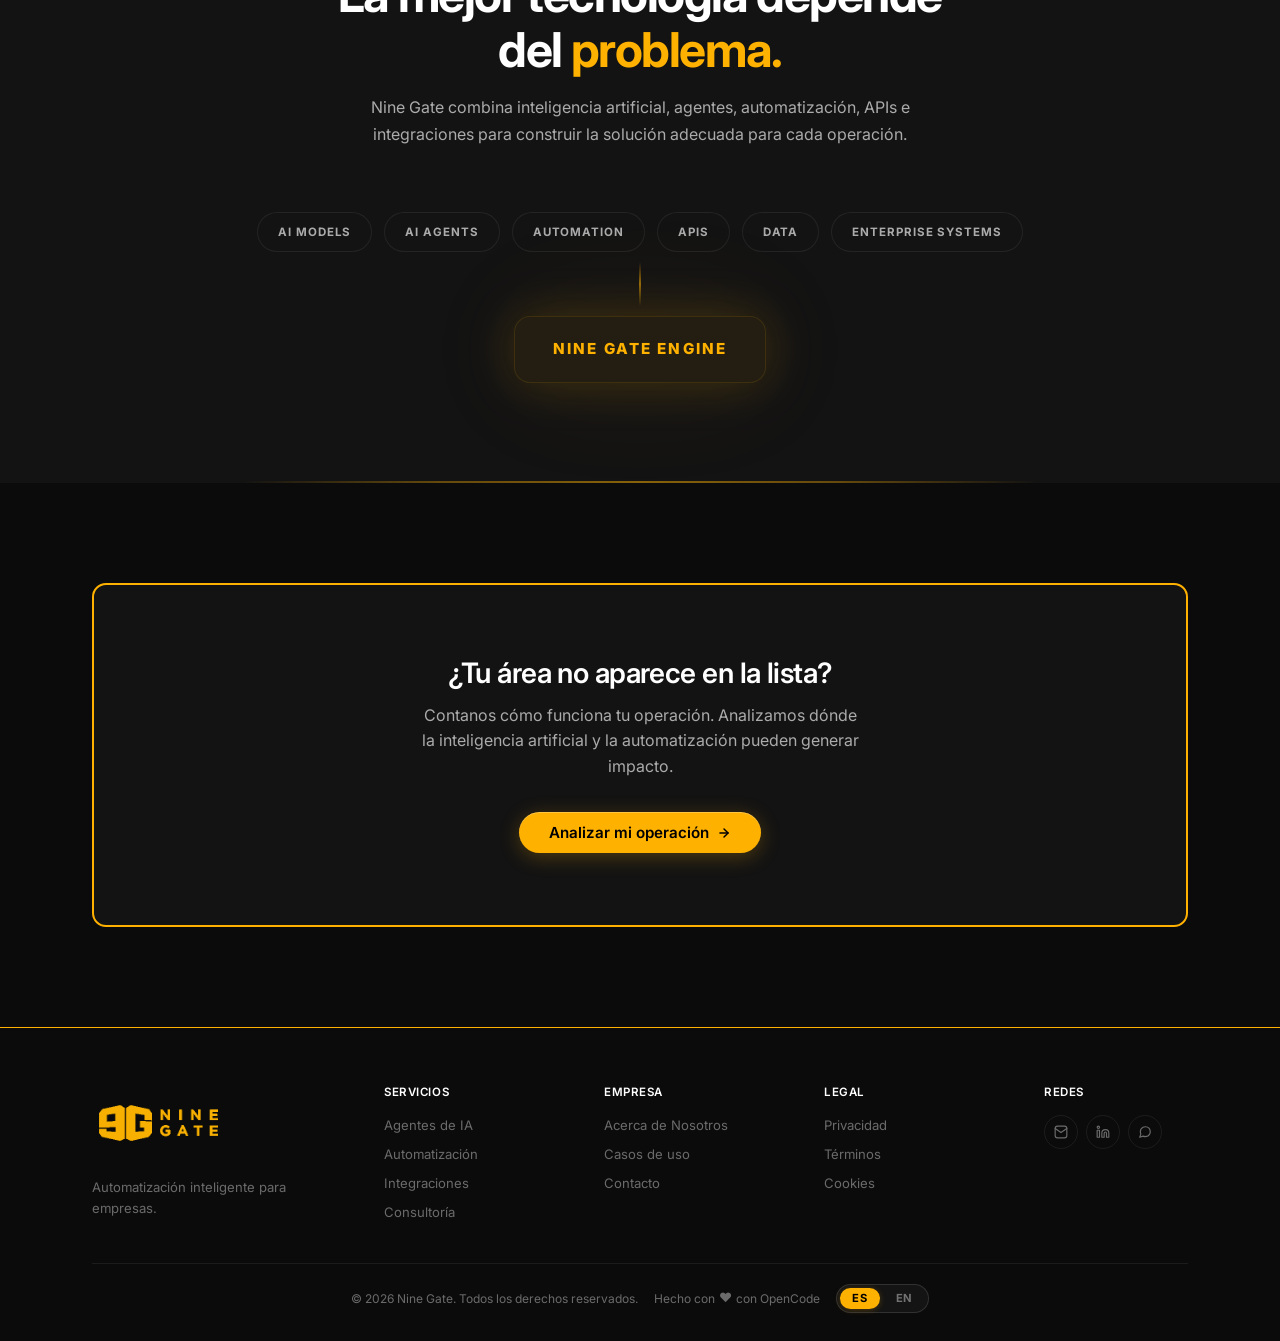
<file: casos-de-uso.html>
<!DOCTYPE html>
<html lang="es">
<head>
  <meta charset="UTF-8">
  <meta name="viewport" content="width=device-width, initial-scale=1.0">
  <meta name="description" content="Cómo Nine Gate aplica inteligencia artificial, automatización, agentes e integración de sistemas en ventas, atención al cliente, RRHH, operaciones, logística, finanzas y más.">
  <link rel="canonical" href="https://ninegate.me/casos-de-uso">
  <meta property="og:type" content="website">
  <meta property="og:locale" content="es_AR">
  <meta property="og:site_name" content="Nine Gate">
  <meta property="og:url" content="https://ninegate.me/casos-de-uso">
  <meta property="og:title" content="Casos de uso — IA aplicada a procesos reales">
  <meta property="og:description" content="IA, automatización, agentes e integración de sistemas aplicados a las áreas reales de una empresa: ventas, atención, RRHH, marketing, operaciones, logística, finanzas y dirección.">
  <meta name="twitter:card" content="summary_large_image">
  <meta name="twitter:url" content="https://ninegate.me/casos-de-uso">
  <meta name="twitter:title" content="Casos de uso — IA aplicada a procesos reales">
  <meta name="twitter:description" content="IA, automatización, agentes e integración de sistemas aplicados a las áreas reales de una empresa.">
  <link rel="preconnect" href="https://fonts.googleapis.com">
  <link rel="preconnect" href="https://fonts.gstatic.com" crossorigin>
  <link rel="preload" as="style" href="https://fonts.googleapis.com/css2?family=Inter:wght@400;500;600;700;800&display=swap">
  <link rel="stylesheet" href="https://fonts.googleapis.com/css2?family=Inter:wght@400;500;600;700;800&display=swap" media="print" onload="this.media='all'">
  <noscript><link rel="stylesheet" href="https://fonts.googleapis.com/css2?family=Inter:wght@400;500;600;700;800&display=swap"></noscript>
  <meta http-equiv="Cache-Control" content="no-cache, no-store, must-revalidate">
  <meta http-equiv="Pragma" content="no-cache">
  <meta http-equiv="Expires" content="0">
  <link rel="icon" type="image/x-icon" href="favicon.ico">
  <link rel="icon" type="image/png" href="favicon.png">
  <link rel="icon" type="image/png" sizes="32x32" href="favicon-32x32.png">
  <link rel="icon" type="image/png" sizes="16x16" href="favicon-16x16.png">
  <link rel="apple-touch-icon" href="apple-touch-icon.png">
  <title>Casos de uso | IA aplicada a procesos reales | Nine Gate</title>
  <link rel="stylesheet" href="styles.css?v=15">
  <style>
    /* ===== Back link (same as servicios.html) ===== */
    .back-link {
      display: inline-flex;
      align-items: center;
      gap: 6px;
      color: var(--accent);
      font-size: 0.9rem;
      font-weight: 500;
      margin-bottom: 32px;
      text-align: left;
      transition: opacity 0.2s;
    }
    .back-link:hover {
      opacity: 0.8;
    }

    /* ===== Page hero ===== */
    .cd-hero {
      padding: 150px 0 80px;
      text-align: center;
    }
    .cd-hero__inner {
      max-width: 760px;
      margin: 0 auto;
    }
    .cd-quote {
      background: var(--surface);
      border: 1px solid var(--accent-glow);
      border-radius: var(--radius-lg);
      padding: 22px 28px;
      max-width: 680px;
      margin: 36px auto 0;
      font-size: 1rem;
      font-weight: 600;
      color: var(--text-primary, inherit);
      line-height: 1.6;
      position: relative;
    }
    .cd-quote::before {
      content: '';
      position: absolute;
      left: 0;
      top: 18px;
      bottom: 18px;
      width: 3px;
      border-radius: 100px;
      background: var(--accent);
      box-shadow: 0 0 12px rgba(255, 177, 0, 0.5);
    }
    .cd-hero__actions {
      display: flex;
      justify-content: center;
      gap: 14px;
      flex-wrap: wrap;
      margin-top: 36px;
    }

    /* ===== Problem network ===== */
    .cd-net {
      max-width: 760px;
      margin: 0 auto;
      text-align: center;
    }
    .cd-nodes {
      display: flex;
      justify-content: center;
      align-items: center;
      flex-wrap: wrap;
      gap: 10px 12px;
    }
    .cd-node {
      font-size: 0.72rem;
      font-weight: 600;
      letter-spacing: 0.05em;
      text-transform: uppercase;
      color: var(--text-secondary);
      background: var(--surface);
      border: 1px solid var(--border);
      border-radius: 100px;
      padding: 9px 18px;
      transition: border-color 0.25s ease, color 0.25s ease, box-shadow 0.25s ease;
    }
    .cd-node:hover {
      border-color: var(--accent);
      color: var(--accent);
      background: rgba(255, 177, 0, 0.10);
      box-shadow: 0 0 24px rgba(255, 177, 0, 0.15);
    }
    .cd-link-v {
      width: 2px;
      height: 44px;
      margin: 10px auto;
      background: linear-gradient(180deg, transparent, rgba(255, 177, 0, 0.55), transparent);
    }
    .cd-engine {
      display: inline-block;
      font-size: 0.95rem;
      font-weight: 800;
      letter-spacing: 0.14em;
      text-transform: uppercase;
      color: var(--accent);
      background: rgba(255, 177, 0, 0.07);
      border: 1px solid var(--accent-glow);
      border-radius: 16px;
      padding: 20px 38px;
      box-shadow: 0 0 50px rgba(255, 177, 0, 0.18), 0 0 120px rgba(255, 177, 0, 0.08);
    }
    .cd-results {
      display: flex;
      justify-content: center;
      align-items: center;
      flex-wrap: wrap;
      gap: 10px 12px;
      margin-top: 4px;
    }
    .cd-res {
      font-size: 0.72rem;
      font-weight: 700;
      letter-spacing: 0.05em;
      text-transform: uppercase;
      color: var(--accent);
      background: rgba(255, 177, 0, 0.06);
      border: 1px solid var(--accent-glow);
      border-radius: 100px;
      padding: 9px 18px;
    }

    /* ===== Areas ===== */
    .cd-areas {
      display: grid;
      grid-template-columns: repeat(3, 1fr);
      gap: 20px;
      max-width: 1160px;
      margin: 0 auto;
    }
    .cd-area {
      background: var(--surface);
      border: 1px solid var(--border);
      border-radius: var(--radius-lg);
      padding: 30px 26px 26px;
      position: relative;
      overflow: hidden;
      scroll-margin-top: 100px;
      transition: border-color 0.3s var(--ease), transform 0.3s var(--ease), box-shadow 0.3s var(--ease);
    }
    .cd-area::before {
      content: '';
      position: absolute;
      inset: 0;
      background: radial-gradient(circle at 50% 50%, var(--accent) 0%, transparent 70%);
      opacity: 0;
      transition: opacity 0.3s;
      pointer-events: none;
    }
    .cd-area:hover::before { opacity: 0.12; }
    .cd-area:hover {
      border-color: var(--accent);
      transform: translateY(-3px);
    }
    .cd-area > * { position: relative; z-index: 1; }
    .cd-area__num {
      font-size: 0.72rem;
      font-weight: 700;
      letter-spacing: 0.14em;
      color: var(--accent);
      opacity: 0.85;
      margin-bottom: 12px;
    }
    .cd-area__name {
      font-size: 1rem;
      font-weight: 700;
      text-transform: uppercase;
      letter-spacing: 0.05em;
      margin-bottom: 10px;
      line-height: 1.35;
    }
    .cd-area__desc {
      font-size: 0.86rem;
      color: var(--text-secondary);
      line-height: 1.55;
      margin-bottom: 16px;
    }
    .cd-area__cases li {
      display: flex;
      align-items: flex-start;
      gap: 9px;
      font-size: 0.82rem;
      color: var(--text-secondary);
      line-height: 1.5;
      padding: 5px 0;
    }
    .cd-area__cases svg {
      width: 13px;
      height: 13px;
      flex-shrink: 0;
      margin-top: 4px;
      color: var(--accent);
    }

    /* ===== Cross-company flow ===== */
    .cd-flow {
      max-width: 660px;
      margin: 0 auto;
      position: relative;
    }
    .cd-flow::before { display: none; }
    .cd-fstep {
      display: flex;
      align-items: center;
      gap: 18px;
      padding-bottom: 14px;
      position: relative;
    }
    .cd-fstep:last-child { padding-bottom: 0; }
    .cd-dot {
      width: 36px;
      height: 36px;
      flex-shrink: 0;
      border-radius: 50%;
      background: rgba(255, 177, 0, 0.10);
      border: 2px solid var(--accent);
      display: flex;
      align-items: center;
      justify-content: center;
      font-size: 0.68rem;
      font-weight: 700;
      color: var(--accent);
      position: relative;
      z-index: 1;
    }
    .cd-fcard {
      flex: 1;
      background: var(--surface);
      border: 1px solid var(--border);
      border-radius: var(--radius-lg);
      padding: 15px 20px;
      font-size: 0.9rem;
      font-weight: 600;
      line-height: 1.5;
      transition: border-color 0.3s var(--ease), box-shadow 0.3s var(--ease), transform 0.3s var(--ease);
    }
    .cd-fcard:hover {
      border-color: var(--accent);
      transform: translateY(-2px);
      box-shadow: 0 0 40px rgba(255, 177, 0, 0.25), 0 0 80px rgba(255, 177, 0, 0.10);
    }
    .cd-fstep--agent .cd-fcard {
      border-color: var(--accent-glow);
      background: rgba(255, 177, 0, 0.05);
    }
    .cd-fnote {
      text-align: center;
      max-width: 620px;
      margin: 44px auto 0;
      font-size: 0.95rem;
      color: var(--text-secondary);
      line-height: 1.65;
    }

    /* ===== Opportunities process ===== */
    .cd-how {
      display: grid;
      grid-template-columns: repeat(5, 1fr);
      gap: 16px;
      max-width: 1160px;
      margin: 0 auto;
    }
    .cd-hstep {
      background: var(--surface);
      border: 1px solid var(--border);
      border-radius: var(--radius-lg);
      padding: 26px 20px;
      text-align: center;
      position: relative;
      overflow: hidden;
      transition: border-color 0.3s var(--ease), transform 0.3s var(--ease), box-shadow 0.3s var(--ease);
    }
    .cd-hstep::before {
      content: '';
      position: absolute;
      inset: 0;
      background: radial-gradient(circle at 50% 50%, var(--accent) 0%, transparent 70%);
      opacity: 0;
      transition: opacity 0.3s;
      pointer-events: none;
    }
    .cd-hstep:hover::before { opacity: 0.12; }
    .cd-hstep:hover {
      border-color: var(--accent);
      transform: translateY(-3px);
    }
    .cd-hstep > * { position: relative; z-index: 1; }
    .cd-hstep__num {
      font-size: 2.2rem;
      font-weight: 700;
      color: rgba(255, 177, 0, 0.35);
      line-height: 1;
      margin-bottom: 10px;
      letter-spacing: -0.02em;
    }
    .cd-hstep__title {
      font-size: 0.78rem;
      font-weight: 700;
      text-transform: uppercase;
      letter-spacing: 0.08em;
      margin-bottom: 8px;
    }
    .cd-hstep__desc {
      font-size: 0.78rem;
      color: var(--text-secondary);
      line-height: 1.5;
    }

    /* ===== Technology hub ===== */
    .cd-tech {
      max-width: 820px;
      margin: 0 auto;
      text-align: center;
    }
    .cd-chips {
      display: flex;
      justify-content: center;
      align-items: center;
      flex-wrap: wrap;
      gap: 10px 12px;
    }
    .cd-chip {
      font-size: 0.72rem;
      font-weight: 700;
      letter-spacing: 0.08em;
      text-transform: uppercase;
      color: var(--text-secondary);
      background: var(--surface);
      border: 1px solid var(--border);
      border-radius: 100px;
      padding: 10px 20px;
      transition: border-color 0.25s ease, color 0.25s ease, box-shadow 0.25s ease, transform 0.25s ease;
    }
    .cd-chip:hover {
      border-color: var(--accent);
      color: var(--accent);
      transform: translateY(-2px);
      box-shadow: 0 0 30px rgba(255, 177, 0, 0.2);
    }
    .cd-tech-note {
      font-size: 0.8rem;
      color: var(--text-secondary);
      margin-top: 14px;
    }

    /* ===== Light mode ===== */
    [data-theme="light"] .cd-quote {
      background: #FFFFFF;
      border-color: rgba(255, 177, 0, 0.45);
      color: #1A1A1A;
    }
    [data-theme="light"] .cd-node,
    [data-theme="light"] .cd-chip,
    [data-theme="light"] .cd-fcard,
    [data-theme="light"] .cd-area,
    [data-theme="light"] .cd-hstep {
      background: #FFFFFF;
      border-color: rgba(0, 0, 0, 0.12);
    }
    [data-theme="light"] .cd-area:hover,
    [data-theme="light"] .cd-hstep:hover,
    [data-theme="light"] .cd-chip:hover,
    [data-theme="light"] .cd-fcard:hover {
      border-color: var(--accent);
    }
    [data-theme="light"] .cd-dot { background: rgba(255, 177, 0, 0.10); }
    [data-theme="light"] .cd-fstep--agent .cd-fcard {
      background: rgba(255, 177, 0, 0.08);
      border-color: rgba(255, 177, 0, 0.5);
    }
    [data-theme="light"] .cd-engine {
      background: rgba(255, 177, 0, 0.08);
    }
    [data-theme="light"] .cd-res {
      background: rgba(255, 177, 0, 0.1);
    }

    /* ===== Reduced motion ===== */
    @media (prefers-reduced-motion: reduce) {
      .cd-area, .cd-hstep, .cd-fcard, .cd-chip, .cd-node {
        transition: none;
        transform: none !important;
      }
    }

    /* ===== Responsive ===== */
    @media (max-width: 1024px) {
      .cd-areas { grid-template-columns: 1fr 1fr; }
      .cd-how { grid-template-columns: repeat(3, 1fr); }
    }
    @media (max-width: 768px) {
      .cd-hero { padding: 130px 0 64px; }
      .cd-how { grid-template-columns: 1fr 1fr; }
    }
    @media (max-width: 560px) {
      .cd-areas { grid-template-columns: 1fr; }
      .cd-how { grid-template-columns: 1fr; }
      .cd-hero__actions { flex-direction: column; align-items: stretch; }
      .cd-hero__actions .btn { justify-content: center; }
      .cd-fstep { gap: 12px; }
      .cd-fcard { padding: 13px 15px; font-size: 0.84rem; }
      .cd-engine { padding: 16px 24px; font-size: 0.8rem; letter-spacing: 0.1em; }
    }
  </style>
</head>
<body>

  <nav class="nav">
    <div class="container nav__inner">
      <a href="index.html">
        <img src="4-A.png" alt="Nine Gate" class="nav__logo-img" width="148" height="72">
      </a>
      <div class="nav__center" id="navMenu">
        <div class="nav__links">
          <a href="servicios.html" data-i18n="nav-servicios">Servicios</a>
          <a href="soluciones.html" data-i18n="nav-soluciones">Soluciones</a>
          <a href="como-trabajamos.html" data-i18n="nav-como">Cómo trabajamos</a>
          <a href="#areas" data-i18n="nav-casos">Casos de uso</a>
          <a href="contacto.html" data-i18n="nav-contacto">Contacto</a>
        </div>
      </div>
      <div class="nav__right">
        <button class="lang-toggle lang-toggle--nav" aria-label="Cambiar idioma"><span class="lang-toggle__option lang-toggle__option--active">ES</span><span class="lang-toggle__option">EN</span></button>
        <button class="theme-toggle" id="themeToggle" aria-label="Cambiar tema">
          <svg class="theme-toggle__icon theme-toggle__icon--dark" width="18" height="18" viewBox="0 0 24 24" fill="none" stroke="currentColor" stroke-width="2"><path d="M21 12.79A9 9 0 1 1 11.21 3 7 7 0 0 0 21 12.79z"/></svg>
          <svg class="theme-toggle__icon theme-toggle__icon--light" width="18" height="18" viewBox="0 0 24 24" fill="none" stroke="currentColor" stroke-width="2"><circle cx="12" cy="12" r="5"/><line x1="12" y1="1" x2="12" y2="3"/><line x1="12" y1="21" x2="12" y2="23"/><line x1="4.22" y1="4.22" x2="5.64" y2="5.64"/><line x1="18.36" y1="18.36" x2="19.78" y2="19.78"/><line x1="1" y1="12" x2="3" y2="12"/><line x1="21" y1="12" x2="23" y2="12"/><line x1="4.22" y1="19.78" x2="5.64" y2="18.36"/><line x1="18.36" y1="5.64" x2="19.78" y2="4.22"/></svg>
        </button>
        <a href="contacto.html" class="btn btn--nav" data-i18n="nav-empezar">Empezar</a>
        <button class="nav__toggle" id="navToggle" aria-label="Menú">
          <span></span><span></span><span></span>
        </button>
      </div>
    </div>
  </nav>

  <!-- HERO -->
  <!-- HERO -->
  <section class="cd-hero">
    <div class="container">
      <div style="text-align:left;"><a href="index.html" class="back-link">&larr; Volver al inicio</a></div>
      <div class="cd-hero__inner" data-r>
        <span class="tag" data-i18n="cu-tag">Casos de uso</span>
        <h1 class="section__title"><span data-i18n="cu-hero-title-before">IA aplicada a </span><span class="text--yellow" data-i18n="cu-hero-title-accent">procesos reales.</span></h1>
        <p class="section__desc" data-i18n="cu-hero-desc">Descubrí cómo la inteligencia artificial, la automatización y los sistemas inteligentes pueden transformar distintas áreas de tu empresa.</p>
        <div class="cd-quote">
          <p data-i18n="cu-hero-quote">No implementamos IA porque sí. Identificamos procesos, conectamos sistemas y diseñamos soluciones para generar resultados reales.</p>
        </div>
        <div class="cd-hero__actions">
          <a href="#areas" class="btn btn--primary">
            <span data-i18n="cu-hero-cta1">Explorar casos de uso</span>
            <svg width="14" height="14" viewBox="0 0 24 24" fill="none" stroke="currentColor" stroke-width="2.5" stroke-linecap="round" stroke-linejoin="round"><line x1="5" y1="12" x2="19" y2="12"/><polyline points="12 5 19 12 12 19"/></svg>
          </a>
          <a href="contacto.html" class="btn btn--ghost" data-i18n="cu-hero-cta2">Hablar con Nine Gate</a>
        </div>
      </div>
    </div>
  </section>

  <!-- EL PROBLEMA -->
  <section class="section section--alt">
    <div class="container">
      <div class="section__header" data-r>
        <h2 class="section__title" data-i18n="cu-prob-title">Cada empresa tiene procesos que pueden funcionar mejor.</h2>
        <p class="section__desc" data-i18n="cu-prob-desc">Tareas manuales. Sistemas desconectados. Información dispersa. Procesos que dependen de personas para pasar datos de una herramienta a otra.</p>
      </div>
      <div class="cd-net" data-r>
        <div class="cd-nodes" role="list" aria-label="Sistemas dispersos">
          <span class="cd-node" role="listitem">ERP</span>
          <span class="cd-node" role="listitem">Excel</span>
          <span class="cd-node" role="listitem">Email</span>
          <span class="cd-node" role="listitem">WhatsApp</span>
          <span class="cd-node" role="listitem" data-i18n="cu-n-ppl">Personas</span>
          <span class="cd-node" role="listitem" data-i18n="cu-n-db">Bases de datos</span>
        </div>
        <div class="cd-link-v" aria-hidden="true"></div>
        <div class="cd-engine">NINE GATE ENGINE</div>
        <div class="cd-link-v" aria-hidden="true"></div>
        <div class="cd-results" role="list" aria-label="Resultados">
          <span class="cd-res" role="listitem" data-i18n="cu-res1">Procesos inteligentes</span>
          <span class="cd-res" role="listitem" data-i18n="cu-res2">Operaciones conectadas</span>
          <span class="cd-res" role="listitem" data-i18n="cu-res3">Automatización</span>
        </div>
      </div>
      <p class="cd-fnote" data-i18n="cu-prob-quote" style="margin-top:44px;">Nine Gate identifica esas oportunidades y transforma procesos tradicionales en sistemas más inteligentes, conectados y automatizados.</p>
    </div>
  </section>

  <!-- AREAS -->
  <section class="section" id="areas">
    <div class="container">
      <div class="section__header" data-r>
        <span class="tag" data-i18n="cu-areas-tag">Áreas que transformamos</span>
        <h2 class="section__title"><span data-i18n="cu-areas-title-before">Áreas que </span><span class="text--yellow" data-i18n="cu-areas-title-accent">transformamos</span></h2>
        <p class="section__desc" data-i18n="cu-areas-desc">Aplicación práctica de IA, automatización e integración en cada área de la empresa.</p>
      </div>
      <div class="cd-areas">
        <article class="cd-area" id="area-ventas">
          <div class="cd-area__num">01</div>
          <h3 class="cd-area__name" data-i18n="cu-a1-name">Ventas</h3>
          <p class="cd-area__desc" data-i18n="cu-a1-desc">Automatización de calificación de leads, seguimiento comercial y procesos de venta.</p>
          <ul class="cd-area__cases">
            <li><svg viewBox="0 0 24 24" fill="none" stroke="currentColor" stroke-width="2.5" stroke-linecap="round" stroke-linejoin="round" aria-hidden="true"><polyline points="20 6 9 17 4 12"/></svg><span data-i18n="cu-a1-c1">Lead scoring automático</span></li>
            <li><svg viewBox="0 0 24 24" fill="none" stroke="currentColor" stroke-width="2.5" stroke-linecap="round" stroke-linejoin="round" aria-hidden="true"><polyline points="20 6 9 17 4 12"/></svg><span data-i18n="cu-a1-c2">Seguimiento inteligente</span></li>
            <li><svg viewBox="0 0 24 24" fill="none" stroke="currentColor" stroke-width="2.5" stroke-linecap="round" stroke-linejoin="round" aria-hidden="true"><polyline points="20 6 9 17 4 12"/></svg><span data-i18n="cu-a1-c3">Agentes comerciales</span></li>
            <li><svg viewBox="0 0 24 24" fill="none" stroke="currentColor" stroke-width="2.5" stroke-linecap="round" stroke-linejoin="round" aria-hidden="true"><polyline points="20 6 9 17 4 12"/></svg><span data-i18n="cu-a1-c4">Sincronización CRM</span></li>
            <li><svg viewBox="0 0 24 24" fill="none" stroke="currentColor" stroke-width="2.5" stroke-linecap="round" stroke-linejoin="round" aria-hidden="true"><polyline points="20 6 9 17 4 12"/></svg><span data-i18n="cu-a1-c5">Priorización de oportunidades</span></li>
          </ul>
        </article>
        <article class="cd-area" id="area-atencion">
          <div class="cd-area__num">02</div>
          <h3 class="cd-area__name" data-i18n="cu-a2-name">Atención al Cliente</h3>
          <p class="cd-area__desc" data-i18n="cu-a2-desc">Respuestas instantáneas, resolución de consultas y derivación inteligente.</p>
          <ul class="cd-area__cases">
            <li><svg viewBox="0 0 24 24" fill="none" stroke="currentColor" stroke-width="2.5" stroke-linecap="round" stroke-linejoin="round" aria-hidden="true"><polyline points="20 6 9 17 4 12"/></svg><span data-i18n="cu-a2-c1">Atención 24/7</span></li>
            <li><svg viewBox="0 0 24 24" fill="none" stroke="currentColor" stroke-width="2.5" stroke-linecap="round" stroke-linejoin="round" aria-hidden="true"><polyline points="20 6 9 17 4 12"/></svg><span data-i18n="cu-a2-c2">Asistentes con conocimiento empresarial</span></li>
            <li><svg viewBox="0 0 24 24" fill="none" stroke="currentColor" stroke-width="2.5" stroke-linecap="round" stroke-linejoin="round" aria-hidden="true"><polyline points="20 6 9 17 4 12"/></svg><span data-i18n="cu-a2-c3">Clasificación automática</span></li>
            <li><svg viewBox="0 0 24 24" fill="none" stroke="currentColor" stroke-width="2.5" stroke-linecap="round" stroke-linejoin="round" aria-hidden="true"><polyline points="20 6 9 17 4 12"/></svg><span data-i18n="cu-a2-c4">Integración con CRM</span></li>
            <li><svg viewBox="0 0 24 24" fill="none" stroke="currentColor" stroke-width="2.5" stroke-linecap="round" stroke-linejoin="round" aria-hidden="true"><polyline points="20 6 9 17 4 12"/></svg><span data-i18n="cu-a2-c5">Escalamiento a humanos</span></li>
          </ul>
        </article>
        <article class="cd-area" id="area-rrhh">
          <div class="cd-area__num">03</div>
          <h3 class="cd-area__name" data-i18n="cu-a3-name">Recursos Humanos</h3>
          <p class="cd-area__desc" data-i18n="cu-a3-desc">Automatización de procesos para atraer, evaluar e incorporar talento.</p>
          <ul class="cd-area__cases">
            <li><svg viewBox="0 0 24 24" fill="none" stroke="currentColor" stroke-width="2.5" stroke-linecap="round" stroke-linejoin="round" aria-hidden="true"><polyline points="20 6 9 17 4 12"/></svg><span data-i18n="cu-a3-c1">Filtrado de postulantes</span></li>
            <li><svg viewBox="0 0 24 24" fill="none" stroke="currentColor" stroke-width="2.5" stroke-linecap="round" stroke-linejoin="round" aria-hidden="true"><polyline points="20 6 9 17 4 12"/></svg><span data-i18n="cu-a3-c2">Screening inicial</span></li>
            <li><svg viewBox="0 0 24 24" fill="none" stroke="currentColor" stroke-width="2.5" stroke-linecap="round" stroke-linejoin="round" aria-hidden="true"><polyline points="20 6 9 17 4 12"/></svg><span data-i18n="cu-a3-c3">Automatización de entrevistas</span></li>
            <li><svg viewBox="0 0 24 24" fill="none" stroke="currentColor" stroke-width="2.5" stroke-linecap="round" stroke-linejoin="round" aria-hidden="true"><polyline points="20 6 9 17 4 12"/></svg><span data-i18n="cu-a3-c4">Onboarding</span></li>
            <li><svg viewBox="0 0 24 24" fill="none" stroke="currentColor" stroke-width="2.5" stroke-linecap="round" stroke-linejoin="round" aria-hidden="true"><polyline points="20 6 9 17 4 12"/></svg><span data-i18n="cu-a3-c5">Búsqueda de talento en Latinoamérica</span></li>
          </ul>
        </article>
        <article class="cd-area" id="area-marketing">
          <div class="cd-area__num">04</div>
          <h3 class="cd-area__name" data-i18n="cu-a4-name">Marketing</h3>
          <p class="cd-area__desc" data-i18n="cu-a4-desc">IA aplicada a contenido, audiencias y análisis de resultados.</p>
          <ul class="cd-area__cases">
            <li><svg viewBox="0 0 24 24" fill="none" stroke="currentColor" stroke-width="2.5" stroke-linecap="round" stroke-linejoin="round" aria-hidden="true"><polyline points="20 6 9 17 4 12"/></svg><span data-i18n="cu-a4-c1">Generación asistida de contenido</span></li>
            <li><svg viewBox="0 0 24 24" fill="none" stroke="currentColor" stroke-width="2.5" stroke-linecap="round" stroke-linejoin="round" aria-hidden="true"><polyline points="20 6 9 17 4 12"/></svg><span data-i18n="cu-a4-c2">Segmentación</span></li>
            <li><svg viewBox="0 0 24 24" fill="none" stroke="currentColor" stroke-width="2.5" stroke-linecap="round" stroke-linejoin="round" aria-hidden="true"><polyline points="20 6 9 17 4 12"/></svg><span data-i18n="cu-a4-c3">Automatización de campañas</span></li>
            <li><svg viewBox="0 0 24 24" fill="none" stroke="currentColor" stroke-width="2.5" stroke-linecap="round" stroke-linejoin="round" aria-hidden="true"><polyline points="20 6 9 17 4 12"/></svg><span data-i18n="cu-a4-c4">Análisis de datos</span></li>
            <li><svg viewBox="0 0 24 24" fill="none" stroke="currentColor" stroke-width="2.5" stroke-linecap="round" stroke-linejoin="round" aria-hidden="true"><polyline points="20 6 9 17 4 12"/></svg><span data-i18n="cu-a4-c5">Clasificación de audiencias</span></li>
          </ul>
        </article>
        <article class="cd-area" id="area-operaciones">
          <div class="cd-area__num">05</div>
          <h3 class="cd-area__name" data-i18n="cu-a5-name">Operaciones</h3>
          <p class="cd-area__desc" data-i18n="cu-a5-desc">Conectamos sistemas y reducimos procesos manuales.</p>
          <ul class="cd-area__cases">
            <li><svg viewBox="0 0 24 24" fill="none" stroke="currentColor" stroke-width="2.5" stroke-linecap="round" stroke-linejoin="round" aria-hidden="true"><polyline points="20 6 9 17 4 12"/></svg><span data-i18n="cu-a5-c1">Integraciones</span></li>
            <li><svg viewBox="0 0 24 24" fill="none" stroke="currentColor" stroke-width="2.5" stroke-linecap="round" stroke-linejoin="round" aria-hidden="true"><polyline points="20 6 9 17 4 12"/></svg><span data-i18n="cu-a5-c2">Workflows</span></li>
            <li><svg viewBox="0 0 24 24" fill="none" stroke="currentColor" stroke-width="2.5" stroke-linecap="round" stroke-linejoin="round" aria-hidden="true"><polyline points="20 6 9 17 4 12"/></svg><span data-i18n="cu-a5-c3">Automatización de reportes</span></li>
            <li><svg viewBox="0 0 24 24" fill="none" stroke="currentColor" stroke-width="2.5" stroke-linecap="round" stroke-linejoin="round" aria-hidden="true"><polyline points="20 6 9 17 4 12"/></svg><span data-i18n="cu-a5-c4">Control operativo</span></li>
            <li><svg viewBox="0 0 24 24" fill="none" stroke="currentColor" stroke-width="2.5" stroke-linecap="round" stroke-linejoin="round" aria-hidden="true"><polyline points="20 6 9 17 4 12"/></svg><span data-i18n="cu-a5-c5">Alertas inteligentes</span></li>
          </ul>
        </article>
        <article class="cd-area" id="area-logistica">
          <div class="cd-area__num">06</div>
          <h3 class="cd-area__name" data-i18n="cu-a6-name">Logística y Distribución</h3>
          <p class="cd-area__desc" data-i18n="cu-a6-desc">Información conectada para una operación más eficiente.</p>
          <ul class="cd-area__cases">
            <li><svg viewBox="0 0 24 24" fill="none" stroke="currentColor" stroke-width="2.5" stroke-linecap="round" stroke-linejoin="round" aria-hidden="true"><polyline points="20 6 9 17 4 12"/></svg><span data-i18n="cu-a6-c1">Gestión inteligente de pedidos</span></li>
            <li><svg viewBox="0 0 24 24" fill="none" stroke="currentColor" stroke-width="2.5" stroke-linecap="round" stroke-linejoin="round" aria-hidden="true"><polyline points="20 6 9 17 4 12"/></svg><span data-i18n="cu-a6-c2">Seguimiento de entregas</span></li>
            <li><svg viewBox="0 0 24 24" fill="none" stroke="currentColor" stroke-width="2.5" stroke-linecap="round" stroke-linejoin="round" aria-hidden="true"><polyline points="20 6 9 17 4 12"/></svg><span data-i18n="cu-a6-c3">Automatización documental</span></li>
            <li><svg viewBox="0 0 24 24" fill="none" stroke="currentColor" stroke-width="2.5" stroke-linecap="round" stroke-linejoin="round" aria-hidden="true"><polyline points="20 6 9 17 4 12"/></svg><span data-i18n="cu-a6-c4">Integración de inventario</span></li>
            <li><svg viewBox="0 0 24 24" fill="none" stroke="currentColor" stroke-width="2.5" stroke-linecap="round" stroke-linejoin="round" aria-hidden="true"><polyline points="20 6 9 17 4 12"/></svg><span data-i18n="cu-a6-c5">Alertas y coordinación</span></li>
          </ul>
        </article>
        <article class="cd-area" id="area-finanzas">
          <div class="cd-area__num">07</div>
          <h3 class="cd-area__name" data-i18n="cu-a7-name">Administración y Finanzas</h3>
          <p class="cd-area__desc" data-i18n="cu-a7-desc">Automatización de tareas administrativas y análisis de información.</p>
          <ul class="cd-area__cases">
            <li><svg viewBox="0 0 24 24" fill="none" stroke="currentColor" stroke-width="2.5" stroke-linecap="round" stroke-linejoin="round" aria-hidden="true"><polyline points="20 6 9 17 4 12"/></svg><span data-i18n="cu-a7-c1">Procesamiento de documentos</span></li>
            <li><svg viewBox="0 0 24 24" fill="none" stroke="currentColor" stroke-width="2.5" stroke-linecap="round" stroke-linejoin="round" aria-hidden="true"><polyline points="20 6 9 17 4 12"/></svg><span data-i18n="cu-a7-c2">Extracción de datos</span></li>
            <li><svg viewBox="0 0 24 24" fill="none" stroke="currentColor" stroke-width="2.5" stroke-linecap="round" stroke-linejoin="round" aria-hidden="true"><polyline points="20 6 9 17 4 12"/></svg><span data-i18n="cu-a7-c3">Reportes automáticos</span></li>
            <li><svg viewBox="0 0 24 24" fill="none" stroke="currentColor" stroke-width="2.5" stroke-linecap="round" stroke-linejoin="round" aria-hidden="true"><polyline points="20 6 9 17 4 12"/></svg><span data-i18n="cu-a7-c4">Conciliación de información</span></li>
            <li><svg viewBox="0 0 24 24" fill="none" stroke="currentColor" stroke-width="2.5" stroke-linecap="round" stroke-linejoin="round" aria-hidden="true"><polyline points="20 6 9 17 4 12"/></svg><span data-i18n="cu-a7-c5">Detección de inconsistencias</span></li>
          </ul>
        </article>
        <article class="cd-area" id="area-direccion">
          <div class="cd-area__num">08</div>
          <h3 class="cd-area__name" data-i18n="cu-a8-name">Dirección y Gestión</h3>
          <p class="cd-area__desc" data-i18n="cu-a8-desc">Convertimos datos dispersos en información útil para decidir.</p>
          <ul class="cd-area__cases">
            <li><svg viewBox="0 0 24 24" fill="none" stroke="currentColor" stroke-width="2.5" stroke-linecap="round" stroke-linejoin="round" aria-hidden="true"><polyline points="20 6 9 17 4 12"/></svg><span data-i18n="cu-a8-c1">Reportes ejecutivos</span></li>
            <li><svg viewBox="0 0 24 24" fill="none" stroke="currentColor" stroke-width="2.5" stroke-linecap="round" stroke-linejoin="round" aria-hidden="true"><polyline points="20 6 9 17 4 12"/></svg><span data-i18n="cu-a8-c2">Dashboards inteligentes</span></li>
            <li><svg viewBox="0 0 24 24" fill="none" stroke="currentColor" stroke-width="2.5" stroke-linecap="round" stroke-linejoin="round" aria-hidden="true"><polyline points="20 6 9 17 4 12"/></svg><span data-i18n="cu-a8-c3">Análisis de indicadores</span></li>
            <li><svg viewBox="0 0 24 24" fill="none" stroke="currentColor" stroke-width="2.5" stroke-linecap="round" stroke-linejoin="round" aria-hidden="true"><polyline points="20 6 9 17 4 12"/></svg><span data-i18n="cu-a8-c4">Alertas estratégicas</span></li>
            <li><svg viewBox="0 0 24 24" fill="none" stroke="currentColor" stroke-width="2.5" stroke-linecap="round" stroke-linejoin="round" aria-hidden="true"><polyline points="20 6 9 17 4 12"/></svg><span data-i18n="cu-a8-c5">Resúmenes automáticos</span></li>
          </ul>
        </article>
        <article class="cd-area" id="area-industria">
          <div class="cd-area__num">09</div>
          <h3 class="cd-area__name" data-i18n="cu-a9-name">Industria y Mantenimiento</h3>
          <p class="cd-area__desc" data-i18n="cu-a9-desc">IA y automatización para procesos operativos complejos.</p>
          <ul class="cd-area__cases">
            <li><svg viewBox="0 0 24 24" fill="none" stroke="currentColor" stroke-width="2.5" stroke-linecap="round" stroke-linejoin="round" aria-hidden="true"><polyline points="20 6 9 17 4 12"/></svg><span data-i18n="cu-a9-c1">Monitoreo de información</span></li>
            <li><svg viewBox="0 0 24 24" fill="none" stroke="currentColor" stroke-width="2.5" stroke-linecap="round" stroke-linejoin="round" aria-hidden="true"><polyline points="20 6 9 17 4 12"/></svg><span data-i18n="cu-a9-c2">Alertas operativas</span></li>
            <li><svg viewBox="0 0 24 24" fill="none" stroke="currentColor" stroke-width="2.5" stroke-linecap="round" stroke-linejoin="round" aria-hidden="true"><polyline points="20 6 9 17 4 12"/></svg><span data-i18n="cu-a9-c3">Análisis de procesos</span></li>
            <li><svg viewBox="0 0 24 24" fill="none" stroke="currentColor" stroke-width="2.5" stroke-linecap="round" stroke-linejoin="round" aria-hidden="true"><polyline points="20 6 9 17 4 12"/></svg><span data-i18n="cu-a9-c4">Mantenimiento predictivo</span></li>
            <li><svg viewBox="0 0 24 24" fill="none" stroke="currentColor" stroke-width="2.5" stroke-linecap="round" stroke-linejoin="round" aria-hidden="true"><polyline points="20 6 9 17 4 12"/></svg><span data-i18n="cu-a9-c5">Gestión documental técnica</span></li>
          </ul>
        </article>
      </div>
    </div>
  </section>

  <!-- CASO TRANSVERSAL -->
  <section class="section section--alt">
    <div class="container">
      <div class="section__header" data-r>
        <h2 class="section__title"><span data-i18n="cu-cr-title-before">Un proceso puede cruzar toda tu </span><span class="text--yellow" data-i18n="cu-cr-title-accent">empresa.</span></h2>
        <p class="section__desc" data-i18n="cu-cr-desc">Una sola automatización puede conectar ventas, atención al cliente, operaciones y sistemas internos.</p>
      </div>
      <div class="cd-flow" data-r role="list" aria-label="Flujo transversal de un caso real">
        <div class="cd-fstep" role="listitem">
          <div class="cd-dot">01</div>
          <div class="cd-fcard" data-i18n="cu-cr-s1">Cliente escribe por WhatsApp</div>
        </div>
        <div class="cd-fstep cd-fstep--agent" role="listitem">
          <div class="cd-dot">02</div>
          <div class="cd-fcard" data-i18n="cu-cr-s2">Nine Gate Agent interpreta la consulta</div>
        </div>
        <div class="cd-fstep" role="listitem">
          <div class="cd-dot">03</div>
          <div class="cd-fcard" data-i18n="cu-cr-s3">Consulta el ERP</div>
        </div>
        <div class="cd-fstep" role="listitem">
          <div class="cd-dot">04</div>
          <div class="cd-fcard" data-i18n="cu-cr-s4">Verifica stock</div>
        </div>
        <div class="cd-fstep" role="listitem">
          <div class="cd-dot">05</div>
          <div class="cd-fcard" data-i18n="cu-cr-s5">Actualiza el CRM</div>
        </div>
        <div class="cd-fstep" role="listitem">
          <div class="cd-dot">06</div>
          <div class="cd-fcard" data-i18n="cu-cr-s6">Responde al cliente</div>
        </div>
        <div class="cd-fstep" role="listitem">
          <div class="cd-dot">07</div>
          <div class="cd-fcard" data-i18n="cu-cr-s7">Genera una oportunidad comercial</div>
        </div>
      </div>
      <p class="cd-fnote" data-r data-i18n="cu-cr-note">Una sola automatización conecta comunicación, sistemas internos y área comercial: cada mensaje termina convertido en información ordenada y accionable.</p>
    </div>
  </section>

  <!-- COMO ENCONTRAMOS OPORTUNIDADES -->
  <section class="section">
    <div class="container">
      <div class="section__header" data-r>
        <span class="tag" data-i18n="cu-how-tag">Oportunidades</span>
        <h2 class="section__title"><span data-i18n="cu-how-title-before">No empezamos por la </span><span class="text--yellow" data-i18n="cu-how-title-accent">tecnología.</span></h2>
        <p class="section__desc" data-i18n="cu-how-desc">Primero entendemos la operación. Después decidimos dónde aplicar IA, automatización e integración.</p>
      </div>
      <div class="cd-how">
        <div class="cd-hstep">
          <div class="cd-hstep__num">01</div>
          <h3 class="cd-hstep__title" data-i18n="cu-o1-t">Entendemos</h3>
          <p class="cd-hstep__desc" data-i18n="cu-o1-d">Analizamos el proceso y cómo funciona actualmente.</p>
        </div>
        <div class="cd-hstep">
          <div class="cd-hstep__num">02</div>
          <h3 class="cd-hstep__title" data-i18n="cu-o2-t">Identificamos</h3>
          <p class="cd-hstep__desc" data-i18n="cu-o2-d">Detectamos tareas manuales, cuellos de botella y sistemas desconectados.</p>
        </div>
        <div class="cd-hstep">
          <div class="cd-hstep__num">03</div>
          <h3 class="cd-hstep__title" data-i18n="cu-o3-t">Diseñamos</h3>
          <p class="cd-hstep__desc" data-i18n="cu-o3-d">Definimos qué automatizar, qué integrar y dónde aplicar IA.</p>
        </div>
        <div class="cd-hstep">
          <div class="cd-hstep__num">04</div>
          <h3 class="cd-hstep__title" data-i18n="cu-o4-t">Construimos</h3>
          <p class="cd-hstep__desc" data-i18n="cu-o4-d">Implementamos la solución.</p>
        </div>
        <div class="cd-hstep">
          <div class="cd-hstep__num">05</div>
          <h3 class="cd-hstep__title" data-i18n="cu-o5-t">Medimos</h3>
          <p class="cd-hstep__desc" data-i18n="cu-o5-d">Analizamos resultados y optimizamos.</p>
        </div>
      </div>
    </div>
  </section>

  <!-- TECNOLOGIA -->
  <section class="section section--alt">
    <div class="container">
      <div class="section__header" data-r>
        <span class="tag" data-i18n="cu-te-tag">Tecnología</span>
        <h2 class="section__title"><span data-i18n="cu-te-title-before">La mejor tecnología depende del </span><span class="text--yellow" data-i18n="cu-te-title-accent">problema.</span></h2>
        <p class="section__desc" data-i18n="cu-te-desc">Nine Gate combina inteligencia artificial, agentes, automatización, APIs e integraciones para construir la solución adecuada para cada operación.</p>
      </div>
      <div class="cd-tech" data-r>
        <div class="cd-chips" role="list" aria-label="Tecnologías que se conectan a Nine Gate Engine">
          <span class="cd-chip" role="listitem">AI Models</span>
          <span class="cd-chip" role="listitem">AI Agents</span>
          <span class="cd-chip" role="listitem">Automation</span>
          <span class="cd-chip" role="listitem">APIs</span>
          <span class="cd-chip" role="listitem">Data</span>
          <span class="cd-chip" role="listitem">Enterprise Systems</span>
        </div>
        <div class="cd-link-v" aria-hidden="true"></div>
        <div class="cd-engine">NINE GATE ENGINE</div>
      </div>
    </div>
  </section>

  <!-- CTA FINAL -->
  <section class="cta" style="padding-top: var(--section-space);">
    <div class="container">
      <div class="cta__box" data-r>
        <h2 class="cta__title" data-i18n="cu-cta-title">¿Tu área no aparece en la lista?</h2>
        <p class="cta__desc" data-i18n="cu-cta-desc">Contanos cómo funciona tu operación. Analizamos dónde la inteligencia artificial y la automatización pueden generar impacto.</p>
        <a href="https://wa.me/5492915052439?text=Hola%20Nine%20Gate,%20estuve%20viendo%20su%20web%20y%20me%20gustar%C3%ADa%20saber%20qu%C3%A9%20procesos%20de%20mi%20empresa%20podr%C3%ADan%20automatizar." target="_blank" rel="noopener" class="btn btn--primary">
          <span data-i18n="cu-cta-btn">Analizar mi operación</span>
          <svg width="14" height="14" viewBox="0 0 24 24" fill="none" stroke="currentColor" stroke-width="2.5" stroke-linecap="round" stroke-linejoin="round"><line x1="5" y1="12" x2="19" y2="12"/><polyline points="12 5 19 12 12 19"/></svg>
        </a>
      </div>
    </div>
  </section>

  <footer class="footer">
    <div class="container">
      <div class="footer__grid">
        <div class="footer__brand">
          <img src="4-A.png" alt="Nine Gate" class="footer__logo" width="164" height="80">
          <p data-i18n="footer-brand">Automatización inteligente para empresas.</p>
        </div>
        <div>
          <h4 class="footer__heading" data-i18n="footer-servicios">Servicios</h4>
          <div class="footer__links">
            <a href="servicios.html" data-i18n="footer-link-ia">Agentes de IA</a>
            <a href="servicios.html" data-i18n="footer-link-auto">Automatización</a>
            <a href="servicios.html" data-i18n="footer-link-int">Integraciones</a>
            <a href="servicios.html" data-i18n="footer-link-cons">Consultoría</a>
          </div>
        </div>
        <div>
          <h4 class="footer__heading" data-i18n="footer-empresa">Empresa</h4>
          <div class="footer__links">
            <a href="nosotros.html" data-i18n="footer-link-about">Acerca de Nosotros</a>
            <a href="#areas" data-i18n="footer-link-casos">Casos de uso</a>
            <a href="contacto.html" data-i18n="footer-link-contacto">Contacto</a>
          </div>
        </div>
        <div>
          <h4 class="footer__heading" data-i18n="footer-legal">Legal</h4>
          <div class="footer__links">
            <a href="privacidad.html" data-i18n="footer-link-priv">Privacidad</a>
            <a href="terminos.html" data-i18n="footer-link-term">Términos</a>
            <a href="cookies.html" data-i18n="footer-link-cookies">Cookies</a>
          </div>
        </div>
        <div>
          <h4 class="footer__heading" data-i18n="footer-redes">Redes</h4>
          <div class="footer__social">
            <a href="mailto:hello@ninegate.me" aria-label="Email">
              <svg viewBox="0 0 24 24" fill="none" stroke="currentColor" stroke-width="2" stroke-linecap="round" stroke-linejoin="round"><rect x="2" y="2" width="20" height="20" rx="4"/><path d="M22 6l-10 7L2 6"/></svg>
            </a>
            <a href="https://www.linkedin.com/company/nine-gate/" target="_blank" rel="noopener" aria-label="LinkedIn">
              <svg viewBox="0 0 24 24" fill="none" stroke="currentColor" stroke-width="2" stroke-linecap="round" stroke-linejoin="round"><path d="M16 8a6 6 0 0 1 6 6v7h-4v-7a2 2 0 0 0-2-2 2 2 0 0 0-2 2v7h-4v-7a6 6 0 0 1 6-6z"/><rect x="2" y="9" width="4" height="12"/><circle cx="4" cy="4" r="2"/></svg>
            </a>
            <a href="https://wa.me/5492915052439?text=Hola%20Nine%20Gate,%20estuve%20viendo%20su%20web%20y%20me%20gustar%C3%ADa%20saber%20qu%C3%A9%20procesos%20de%20mi%20empresa%20podr%C3%ADan%20automatizar." target="_blank" rel="noopener" aria-label="WhatsApp">
              <svg viewBox="0 0 24 24" fill="none" stroke="currentColor" stroke-width="2" stroke-linecap="round" stroke-linejoin="round"><path d="M21 11.5a8.38 8.38 0 0 1-.9 3.8 8.5 8.5 0 0 1-7.6 4.7 8.38 8.38 0 0 1-3.8-.9L3 21l1.9-5.7a8.38 8.38 0 0 1-.9-3.8 8.5 8.5 0 0 1 4.7-7.6 8.38 8.38 0 0 1 3.8-.9h.5a8.48 8.48 0 0 1 8 8v.5z"/></svg>
            </a>
          </div>
        </div>
      </div>
      <div class="footer__bottom footer__bottom--flex">
        <p data-i18n="footer-copy">&copy; 2026 Nine Gate. Todos los derechos reservados.</p>
        <div class="footer__credit">
          <span class="footer__credit-text" data-i18n="footer-credit">Hecho con</span>
          <span class="footer__credit-heart">❤️</span>
          <span class="footer__credit-text" data-i18n="footer-opencode">con OpenCode</span>
        </div>
        <button class="lang-toggle" aria-label="Cambiar idioma"><span class="lang-toggle__option lang-toggle__option--active">ES</span><span class="lang-toggle__option">EN</span></button>
      </div>
    </div>
  </footer>

  <div class="float-wa">
    <a href="https://wa.me/5492915052439?text=Hola%20Nine%20Gate,%20estuve%20viendo%20su%20web%20y%20me%20gustar%C3%ADa%20saber%20qu%C3%A9%20procesos%20de%20mi%20empresa%20podr%C3%ADan%20automatizar." class="float-wa__btn" target="_blank" rel="noopener" aria-label="WhatsApp">
      <svg viewBox="0 0 24 24" fill="currentColor"><path d="M17.472 14.382c-.297-.149-1.758-.867-2.03-.967-.273-.099-.471-.148-.67.15-.197.297-.767.966-.94 1.164-.173.199-.347.223-.644.075-.297-.15-1.255-.463-2.39-1.475-.883-.788-1.48-1.761-1.653-2.059-.173-.297-.018-.458.13-.606.134-.133.298-.347.446-.52.149-.174.198-.298.298-.497.099-.198.05-.371-.025-.52-.075-.149-.669-1.612-.916-2.207-.242-.579-.487-.5-.669-.51-.173-.008-.371-.01-.57-.01-.198 0-.52.074-.792.372-.272.297-1.04 1.016-1.04 2.479 0 1.462 1.065 2.875 1.213 3.074.149.198 2.096 3.2 5.077 4.487.709.306 1.262.489 1.694.625.712.227 1.36.195 1.871.118.571-.085 1.758-.719 2.006-1.413.248-.694.248-1.289.173-1.413-.074-.124-.272-.198-.57-.347m-5.421 7.403h-.004a9.87 9.87 0 01-5.031-1.378l-.361-.214-3.741.982.998-3.648-.235-.374a9.86 9.86 0 01-1.51-5.26c.001-5.45 4.436-9.884 9.888-9.884 2.64 0 5.122 1.03 6.988 2.898a9.825 9.825 0 012.893 6.994c-.003 5.45-4.437 9.884-9.885 9.884m8.413-18.297A11.815 11.815 0 0012.05 0C5.495 0 .16 5.335.157 11.892c0 2.096.547 4.142 1.588 5.945L.057 24l6.305-1.654a11.882 11.882 0 005.683 1.448h.005c6.554 0 11.89-5.335 11.893-11.893a11.821 11.821 0 00-3.48-8.413z"/></svg>
    </a>
  </div>

  <script>
    if ('serviceWorker' in navigator) {
      navigator.serviceWorker.getRegistrations().then(function(regs) {
        regs.forEach(function(r) { r.unregister(); });
      });
      caches.keys().then(function(names) {
        names.forEach(function(name) { caches.delete(name); });
      });
    }
  </script>
  <script src="script.js?v=16"></script>
</body>
</html>
</file>
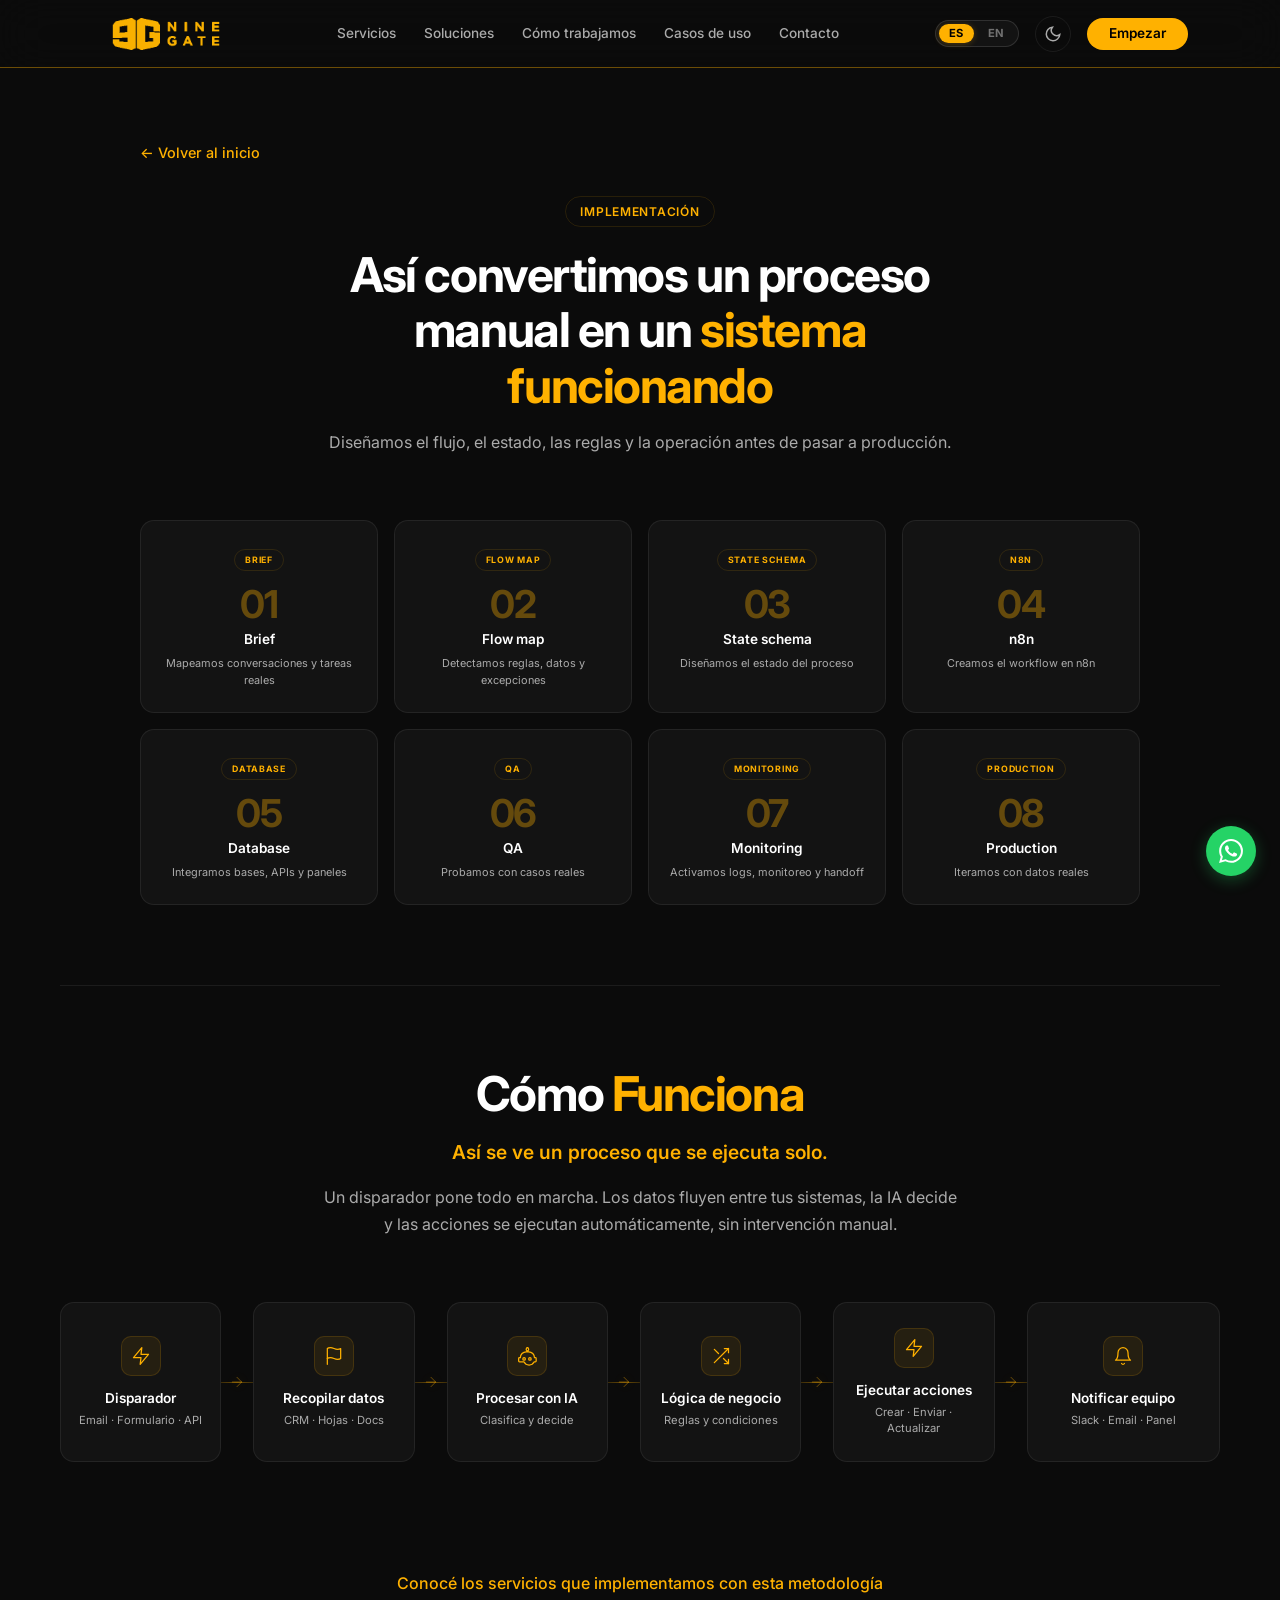
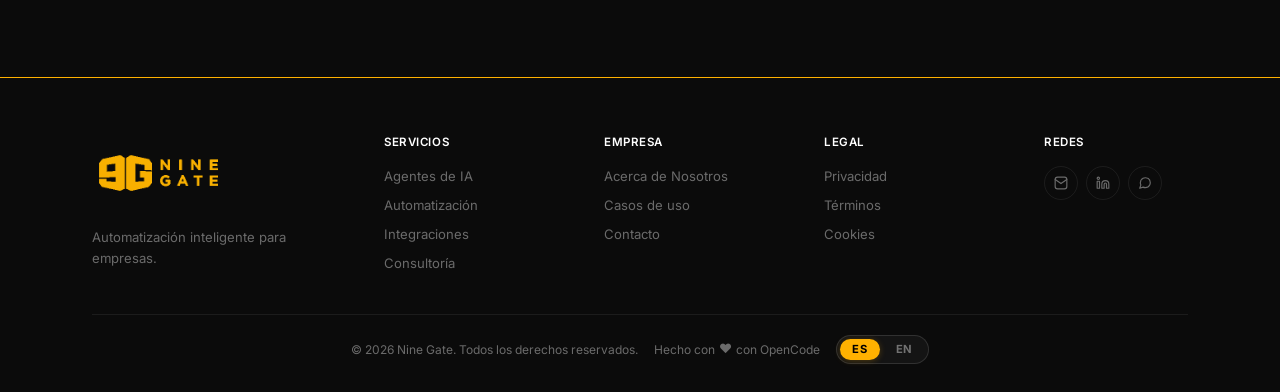
<file: como-trabajamos.html>
<!DOCTYPE html>
<html lang="es">
<head>
  <meta charset="UTF-8">
  <meta name="viewport" content="width=device-width, initial-scale=1.0">
  <meta name="description" content="Del briefing al monitoreo en producción: diseñamos el flujo, las reglas y la base de datos antes de automatizar. Conocé nuestra metodología paso a paso.">
  <link rel="canonical" href="https://ninegate.me/como-trabajamos.html">
  <meta property="og:type" content="website">
  <meta property="og:locale" content="es_AR">
  <meta property="og:site_name" content="Nine Gate">
  <meta property="og:url" content="https://ninegate.me/como-trabajamos.html">
  <meta property="og:title" content="Cómo trabajamos — Metodología en 8 pasos">
  <meta property="og:description" content="Brief, flow map, state schema, n8n, QA y monitoreo: así convertimos un proceso manual en un sistema funcionando con supervisión humana.">
  <meta name="twitter:card" content="summary_large_image">
  <meta name="twitter:url" content="https://ninegate.me/como-trabajamos.html">
  <meta name="twitter:title" content="Cómo trabajamos — Metodología en 8 pasos">
  <meta name="twitter:description" content="Brief, flow map, state schema, n8n, QA y monitoreo: así convertimos un proceso manual en un sistema funcionando con supervisión humana.">
  <link rel="preconnect" href="https://fonts.googleapis.com">
  <link rel="preconnect" href="https://fonts.gstatic.com" crossorigin>
  <link rel="preload" as="style" href="https://fonts.googleapis.com/css2?family=Inter:wght@400;500;600;700;800&display=swap">
  <link rel="stylesheet" href="https://fonts.googleapis.com/css2?family=Inter:wght@400;500;600;700;800&display=swap" media="print" onload="this.media='all'">
  <noscript><link rel="stylesheet" href="https://fonts.googleapis.com/css2?family=Inter:wght@400;500;600;700;800&display=swap"></noscript>
  <link rel="icon" type="image/x-icon" href="favicon.ico">
  <link rel="icon" type="image/png" href="favicon.png">
  <link rel="icon" type="image/png" sizes="32x32" href="favicon-32x32.png">
  <link rel="icon" type="image/png" sizes="16x16" href="favicon-16x16.png">
  <link rel="apple-touch-icon" href="apple-touch-icon.png">
  <title>Cómo trabajamos | Método de implementación en 8 pasos | Nine Gate</title>
  <link rel="stylesheet" href="styles.css?v=15">
  <style>
    .back-link {
      display: inline-flex;
      align-items: center;
      gap: 6px;
      color: var(--accent);
      font-size: 0.9rem;
      font-weight: 500;
      margin-bottom: 32px;
      transition: opacity 0.2s;
    }
    .back-link:hover {
      opacity: 0.8;
    }
    .como-list-link {
      margin-top: 24px;
      text-align: center;
    }
    .como-list-link a {
      color: var(--accent);
      font-weight: 500;
    }
    .como-list-link a:hover {
      text-decoration: underline;
    }
    .como__header-wrap {
      max-width: 1000px;
      margin: 0 auto;
    }
    .como-page {
      padding: 140px 0 80px;
    }
    .como__grid {
      display: grid;
      grid-template-columns: repeat(4, 1fr);
      gap: 16px;
      max-width: 1000px;
      margin: 0 auto;
    }
    .como-step {
      background: var(--surface);
      border: 1px solid var(--border);
      border-radius: var(--radius-lg);
      padding: 24px 16px;
      text-align: center;
      transition: border-color 0.25s ease, transform 0.25s ease, box-shadow 0.25s ease;
      position: relative;
    }
    .como-step:hover {
      border-color: var(--accent);
      transform: translateY(-2px);
      box-shadow: 0 0 60px rgba(255, 177, 0, 0.55), 0 0 120px rgba(255, 177, 0, 0.25), 0 0 200px rgba(255, 177, 0, 0.10);
    }
    .como-step::before {
      content: '';
      position: absolute;
      inset: 0;
      border-radius: inherit;
      background: radial-gradient(ellipse at 50% 50%, rgba(255, 177, 0, 0.04) 0%, transparent 60%);
      pointer-events: none;
      z-index: 0;
      opacity: 0;
      transition: opacity 0.3s ease;
    }
    .como-step:hover::before {
      opacity: 1;
      background: radial-gradient(ellipse at 50% 50%, rgba(255, 177, 0, 0.35) 0%, transparent 60%);
    }
    .como-step > * {
      position: relative;
      z-index: 1;
    }
    .como-step__tag {
      display: inline-block;
      font-size: 0.55rem;
      font-weight: 700;
      letter-spacing: 0.08em;
      text-transform: uppercase;
      color: var(--accent);
      border: 1px solid var(--accent-glow);
      padding: 3px 10px;
      border-radius: 100px;
      margin-bottom: 14px;
    }
    .como-step__num {
      font-size: 2.4rem;
      font-weight: 700;
      color: rgba(255, 177, 0, 0.35);
      line-height: 1;
      margin-bottom: 6px;
      letter-spacing: -0.03em;
    }
    .como-step__title {
      font-size: 0.85rem;
      font-weight: 600;
      margin-bottom: 4px;
    }
    .como-step__desc {
      font-size: 0.68rem;
      color: var(--text-secondary);
      line-height: 1.5;
    }
    @media (max-width: 1024px) {
      .como__grid {
        grid-template-columns: repeat(3, 1fr);
      }
    }
    @media (max-width: 768px) {
      .como__grid {
        grid-template-columns: 1fr 1fr;
      }
    }
    @media (max-width: 480px) {
      .como__grid {
        grid-template-columns: 1fr;
      }
    }

    /* Cómo funciona section */
    .como-section {
      margin-top: 80px;
      padding-top: 80px;
      border-top: 1px solid var(--border);
    }

    .como-section__header {
      text-align: center;
      max-width: 640px;
      margin: 0 auto 64px;
    }

    .como-section__header .section__title {
      color: var(--accent);
    }

    .como-section__subtitle {
      font-size: 1.2rem;
      font-weight: 600;
      color: var(--accent);
      margin-bottom: 16px;
      margin-top: 16px;
    }

    /* Flow visualization */
    .flow {
      margin-bottom: 48px;
    }

    .flow__track {
      display: grid;
      grid-template-columns: repeat(6, 1fr);
      gap: 0;
      align-items: start;
    }

    .flow__step {
      display: flex;
      align-items: center;
    }

    .flow__card {
      background: var(--surface);
      border: 1px solid var(--border);
      border-radius: var(--radius-lg);
      padding: 24px 16px;
      text-align: center;
      width: 100%;
      min-height: 160px;
      display: flex;
      flex-direction: column;
      align-items: center;
      justify-content: center;
      transition: border-color 0.3s var(--ease), transform 0.3s var(--ease), box-shadow 0.3s var(--ease);
      position: relative;
    }

    .flow__card::before {
      content: '';
      position: absolute;
      inset: 0;
      border-radius: inherit;
      background: radial-gradient(ellipse at 50% 50%, rgba(255, 177, 0, 0.06) 0%, transparent 60%);
      pointer-events: none;
      opacity: 0;
      transition: opacity 0.3s ease;
    }

    .flow__card:hover {
      border-color: var(--accent);
      transform: translateY(-4px);
      box-shadow: 0 0 60px rgba(255, 177, 0, 0.45), 0 0 120px rgba(255, 177, 0, 0.20), 0 12px 32px rgba(0, 0, 0, 0.2);
    }

    .flow__card:hover::before {
      opacity: 1;
      background: radial-gradient(ellipse at 50% 50%, rgba(255, 177, 0, 0.25) 0%, transparent 60%);
    }

    .flow__card > * {
      position: relative;
      z-index: 1;
    }

    .flow__icon {
      width: 40px;
      height: 40px;
      margin: 0 auto 12px;
      display: flex;
      align-items: center;
      justify-content: center;
      background: rgba(255, 177, 0, 0.08);
      border: 1px solid rgba(255, 177, 0, 0.15);
      border-radius: var(--radius);
      color: var(--accent);
    }

    .flow__icon svg {
      width: 20px;
      height: 20px;
    }

    .flow__title {
      font-size: 0.85rem;
      font-weight: 600;
      color: var(--text);
      margin-bottom: 4px;
    }

    .flow__desc {
      font-size: 0.7rem;
      color: var(--text-secondary);
      line-height: 1.4;
    }

    .flow__connector {
      display: flex;
      align-items: center;
      justify-content: center;
      width: 32px;
      min-width: 32px;
      color: rgba(255, 177, 0, 0.4);
      position: relative;
    }

    .flow__connector::before {
      content: '';
      position: absolute;
      top: 50%;
      left: 0;
      right: 0;
      height: 1px;
      background: linear-gradient(90deg, rgba(255, 177, 0, 0.2), rgba(255, 177, 0, 0.4), rgba(255, 177, 0, 0.2));
      z-index: 0;
    }

    .flow__connector svg {
      width: 16px;
      height: 16px;
      position: relative;
      z-index: 1;
      filter: drop-shadow(0 0 4px rgba(255, 177, 0, 0.3));
    }

    /* Flow tags */
    .flow-tags {
      display: flex;
      align-items: center;
      justify-content: center;
      gap: 12px;
      flex-wrap: wrap;
    }

    .flow-tags__item {
      display: inline-flex;
      align-items: center;
      font-size: 0.75rem;
      font-weight: 600;
      letter-spacing: 0.04em;
      color: var(--text-secondary);
      background: var(--surface);
      border: 1px solid var(--border);
      padding: 8px 16px;
      border-radius: 100px;
      transition: border-color 0.2s ease, color 0.2s ease;
    }

    .flow-tags__item--accent {
      color: var(--accent);
      border-color: rgba(255, 177, 0, 0.2);
      background: rgba(255, 177, 0, 0.06);
    }

    .flow-tags__arrow {
      color: rgba(255, 177, 0, 0.5);
      font-size: 0.9rem;
    }

    /* Scroll animation */
    .flow__step,
    .flow-tags__item,
    .flow-tags__arrow {
      opacity: 0;
      transform: translateY(16px);
      transition: opacity 0.5s var(--ease), transform 0.5s var(--ease);
    }

    .flow.in .flow__step,
    .flow.in .flow-tags__item,
    .flow.in .flow-tags__arrow {
      opacity: 1;
      transform: translateY(0);
    }

    .flow.in .flow__step:nth-child(1) { transition-delay: 0s; }
    .flow.in .flow__step:nth-child(2) { transition-delay: 0.08s; }
    .flow.in .flow__step:nth-child(3) { transition-delay: 0.16s; }
    .flow.in .flow__step:nth-child(4) { transition-delay: 0.24s; }
    .flow.in .flow__step:nth-child(5) { transition-delay: 0.32s; }
    .flow.in .flow__step:nth-child(6) { transition-delay: 0.4s; }

    .flow.in .flow-tags__item:nth-child(1) { transition-delay: 0.5s; }
    .flow.in .flow-tags__arrow:nth-child(2) { transition-delay: 0.55s; }
    .flow.in .flow-tags__item:nth-child(3) { transition-delay: 0.6s; }
    .flow.in .flow-tags__arrow:nth-child(4) { transition-delay: 0.65s; }
    .flow.in .flow-tags__item:nth-child(5) { transition-delay: 0.7s; }
    .flow.in .flow-tags__arrow:nth-child(6) { transition-delay: 0.75s; }
    .flow.in .flow-tags__item:nth-child(7) { transition-delay: 0.8s; }

    @media (prefers-reduced-motion: reduce) {
      .flow__step,
      .flow-tags__item,
      .flow-tags__arrow {
        opacity: 1;
        transform: none;
        transition: none;
      }
    }

    /* Responsive: Tablet */
    @media (max-width: 1024px) {
      .flow__track {
        grid-template-columns: repeat(3, 1fr);
        gap: 16px;
      }

      .flow__connector {
        display: none;
      }
    }

    /* Responsive: Mobile */
    @media (max-width: 640px) {
      .como-section {
        margin-top: 60px;
        padding-top: 60px;
      }

      .flow__track {
        grid-template-columns: 1fr;
        gap: 0;
      }

      .flow__step {
        justify-content: center;
      }

      .flow__card {
        max-width: 280px;
        min-height: 140px;
      }

      .flow__connector {
        width: auto;
        min-width: auto;
        height: 32px;
        transform: rotate(90deg);
      }

      .flow-tags {
        gap: 8px;
      }

      .flow-tags__item {
        font-size: 0.7rem;
        padding: 6px 12px;
      }
    }

    /* Light mode overrides */
    [data-theme="light"] .flow__card {
      background: rgba(255, 255, 255, 0.95);
      border: 1.5px solid rgba(0, 0, 0, 0.2);
    }

    [data-theme="light"] .flow__card:hover {
      border-color: var(--accent);
      box-shadow: 0 0 60px rgba(255, 177, 0, 0.45), 0 0 120px rgba(255, 177, 0, 0.18), 0 16px 48px rgba(0, 0, 0, 0.08);
    }

    [data-theme="light"] .flow__icon {
      background: rgba(255, 177, 0, 0.12);
      border-color: rgba(255, 177, 0, 0.2);
    }

    [data-theme="light"] .flow-tags__item {
      background: rgba(255, 255, 255, 0.95);
      border: 1.5px solid rgba(0, 0, 0, 0.2);
    }

    [data-theme="light"] .flow-tags__item--accent {
      border-color: rgba(255, 177, 0, 0.3);
      background: rgba(255, 177, 0, 0.08);
    }

    [data-theme="light"] .como-section {
      border-top-color: rgba(0, 0, 0, 0.1);
    }

    [data-theme="light"] .como-section__header .section__title {
      color: var(--accent);
    }

    [data-theme="light"] .como-section__subtitle {
      color: var(--accent);
    }
  </style>
</head>
<body>

  <nav class="nav">
    <div class="container nav__inner">
      <a href="index.html">
        <img src="4-A.png" alt="Nine Gate" class="nav__logo-img" width="148" height="72">
      </a>
      <div class="nav__center" id="navMenu">
        <div class="nav__links">
          <a href="servicios.html" data-i18n="nav-servicios">Servicios</a>
          <a href="soluciones.html" data-i18n="nav-soluciones">Soluciones</a>
          <a href="como-trabajamos.html" data-i18n="nav-como">Cómo trabajamos</a>
          <a href="casos-de-uso.html" data-i18n="nav-casos">Casos de uso</a>
          <a href="contacto.html" data-i18n="nav-contacto">Contacto</a>
        </div>
      </div>
      <div class="nav__right">
        <button class="lang-toggle lang-toggle--nav" aria-label="Cambiar idioma"><span class="lang-toggle__option lang-toggle__option--active">ES</span><span class="lang-toggle__option">EN</span></button>
        <button class="theme-toggle" id="themeToggle" aria-label="Cambiar tema">
          <svg class="theme-toggle__icon theme-toggle__icon--dark" width="18" height="18" viewBox="0 0 24 24" fill="none" stroke="currentColor" stroke-width="2"><path d="M21 12.79A9 9 0 1 1 11.21 3 7 7 0 0 0 21 12.79z"/></svg>
          <svg class="theme-toggle__icon theme-toggle__icon--light" width="18" height="18" viewBox="0 0 24 24" fill="none" stroke="currentColor" stroke-width="2"><circle cx="12" cy="12" r="5"/><line x1="12" y1="1" x2="12" y2="3"/><line x1="12" y1="21" x2="12" y2="23"/><line x1="4.22" y1="4.22" x2="5.64" y2="5.64"/><line x1="18.36" y1="18.36" x2="19.78" y2="19.78"/><line x1="1" y1="12" x2="3" y2="12"/><line x1="21" y1="12" x2="23" y2="12"/><line x1="4.22" y1="19.78" x2="5.64" y2="18.36"/><line x1="18.36" y1="5.64" x2="19.78" y2="4.22"/></svg>
        </button>
        <a href="contacto.html" class="btn btn--nav" data-i18n="nav-empezar">Empezar</a>
        <button class="nav__toggle" id="navToggle" aria-label="Menú">
          <span></span><span></span><span></span>
        </button>
      </div>
    </div>
  </nav>

  <div class="container como-page">
    <div class="como__header-wrap">
      <a href="index.html" class="back-link">&larr; Volver al inicio</a>
      <div class="section__header" data-r>
        <span class="tag" data-i18n="impl-tag">Implementación</span>
        <h1 class="section__title"><span data-i18n="impl-title-before">Así convertimos un proceso manual en un </span><span class="text--yellow" data-i18n="impl-title-accent">sistema funcionando</span></h1>
        <p class="section__desc" data-i18n="impl-desc">Diseñamos el flujo, el estado, las reglas y la operación antes de pasar a producción.</p>
      </div>
    </div>
    <div class="como__grid" data-r>
      <div class="como-step">
        <div class="como-step__tag">BRIEF</div>
        <div class="como-step__num">01</div>
        <h2 class="como-step__title" data-i18n="step-0-title">Brief</h2>
        <p class="como-step__desc" data-i18n="step-0-desc">Mapeamos conversaciones y tareas reales</p>
      </div>
      <div class="como-step">
        <div class="como-step__tag">FLOW MAP</div>
        <div class="como-step__num">02</div>
        <h2 class="como-step__title" data-i18n="step-1-title">Flow map</h2>
        <p class="como-step__desc" data-i18n="step-1-desc">Detectamos reglas, datos y excepciones</p>
      </div>
      <div class="como-step">
        <div class="como-step__tag">STATE SCHEMA</div>
        <div class="como-step__num">03</div>
        <h2 class="como-step__title" data-i18n="step-2-title">State schema</h2>
        <p class="como-step__desc" data-i18n="step-2-desc">Diseñamos el estado del proceso</p>
      </div>
      <div class="como-step">
        <div class="como-step__tag">N8N</div>
        <div class="como-step__num">04</div>
        <h2 class="como-step__title" data-i18n="step-3-title">n8n</h2>
        <p class="como-step__desc" data-i18n="step-3-desc">Creamos el workflow en n8n</p>
      </div>
      <div class="como-step">
        <div class="como-step__tag">DATABASE</div>
        <div class="como-step__num">05</div>
        <h2 class="como-step__title" data-i18n="step-4-title">Database</h2>
        <p class="como-step__desc" data-i18n="step-4-desc">Integramos bases, APIs y paneles</p>
      </div>
      <div class="como-step">
        <div class="como-step__tag">QA</div>
        <div class="como-step__num">06</div>
        <h2 class="como-step__title" data-i18n="step-5-title">QA</h2>
        <p class="como-step__desc" data-i18n="step-5-desc">Probamos con casos reales</p>
      </div>
      <div class="como-step">
        <div class="como-step__tag">MONITORING</div>
        <div class="como-step__num">07</div>
        <h2 class="como-step__title" data-i18n="step-6-title">Monitoring</h2>
        <p class="como-step__desc" data-i18n="step-6-desc">Activamos logs, monitoreo y handoff</p>
      </div>
      <div class="como-step">
        <div class="como-step__tag">PRODUCTION</div>
        <div class="como-step__num">08</div>
        <h2 class="como-step__title" data-i18n="step-7-title">Production</h2>
        <p class="como-step__desc" data-i18n="step-7-desc">Iteramos con datos reales</p>
      </div>
    </div>

<div class="como-section" data-r>
      <div class="como-section__header">
        <h2 class="section__title"><span data-i18n="how-title-before" style="color: var(--text);">Cómo</span> <span class="text--yellow" data-i18n="how-title-accent">Funciona</span></h2>
        <p class="como-section__subtitle" data-i18n="how-subtitle">Así se ve un proceso que se ejecuta solo.</p>
        <p class="section__desc" data-i18n="how-desc">Un disparador pone todo en marcha. Los datos fluyen entre tus sistemas, la IA decide y las acciones se ejecutan automáticamente, sin intervención manual.</p>
      </div>

      <div class="flow" role="list" aria-label="Flujo de automatización">
        <div class="flow__track">
          <div class="flow__step" role="listitem">
            <div class="flow__card">
              <div class="flow__icon">
                <svg viewBox="0 0 24 24" fill="none" stroke="currentColor" stroke-width="1.5" stroke-linecap="round" stroke-linejoin="round" aria-hidden="true"><path d="M13 2L3 14h9l-1 8 10-12h-9l1-8z"/></svg>
              </div>
              <h3 class="flow__title" data-i18n="flow-0-title">Disparador</h3>
              <p class="flow__desc" data-i18n="flow-0-desc">Email · Formulario · API</p>
            </div>
            <div class="flow__connector" aria-hidden="true">
              <svg viewBox="0 0 24 24" fill="none" stroke="currentColor" stroke-width="1.5" stroke-linecap="round" stroke-linejoin="round"><line x1="5" y1="12" x2="19" y2="12"/><polyline points="12 5 19 12 12 19"/></svg>
            </div>
          </div>
          <div class="flow__step" role="listitem">
            <div class="flow__card">
              <div class="flow__icon">
                <svg viewBox="0 0 24 24" fill="none" stroke="currentColor" stroke-width="1.5" stroke-linecap="round" stroke-linejoin="round" aria-hidden="true"><path d="M4 15s1-1 4-1 5 2 8 2 4-1 4-1V3s-1 1-4 1-5-2-8-2-4 1-4 1z"/><line x1="4" y1="22" x2="4" y2="15"/></svg>
              </div>
              <h3 class="flow__title" data-i18n="flow-1-title">Recopilar datos</h3>
              <p class="flow__desc" data-i18n="flow-1-desc">CRM · Hojas · Docs</p>
            </div>
            <div class="flow__connector" aria-hidden="true">
              <svg viewBox="0 0 24 24" fill="none" stroke="currentColor" stroke-width="1.5" stroke-linecap="round" stroke-linejoin="round"><line x1="5" y1="12" x2="19" y2="12"/><polyline points="12 5 19 12 12 19"/></svg>
            </div>
          </div>
          <div class="flow__step" role="listitem">
            <div class="flow__card">
              <div class="flow__icon">
                <svg viewBox="0 0 24 24" fill="none" stroke="currentColor" stroke-width="1.5" stroke-linecap="round" stroke-linejoin="round" aria-hidden="true"><path d="M12 2a2 2 0 0 1 2 2c0 .74-.4 1.39-1 1.73V7h1a7 7 0 0 1 7 7h1a1 1 0 0 1 1 1v3a1 1 0 0 1-1 1h-1.27a7 7 0 0 1-12.46 0H3a1 1 0 0 1-1-1v-3a1 1 0 0 1 1-1h1a7 7 0 0 1 7-7h1V5.73c-.6-.34-1-.99-1-1.73a2 2 0 0 1 2-2z"/><circle cx="8.5" cy="15.5" r="1.5"/><circle cx="15.5" cy="15.5" r="1.5"/></svg>
              </div>
              <h3 class="flow__title" data-i18n="flow-2-title">Procesar con IA</h3>
              <p class="flow__desc" data-i18n="flow-2-desc">Clasifica y decide</p>
            </div>
            <div class="flow__connector" aria-hidden="true">
              <svg viewBox="0 0 24 24" fill="none" stroke="currentColor" stroke-width="1.5" stroke-linecap="round" stroke-linejoin="round"><line x1="5" y1="12" x2="19" y2="12"/><polyline points="12 5 19 12 12 19"/></svg>
            </div>
          </div>
          <div class="flow__step" role="listitem">
            <div class="flow__card">
              <div class="flow__icon">
                <svg viewBox="0 0 24 24" fill="none" stroke="currentColor" stroke-width="1.5" stroke-linecap="round" stroke-linejoin="round" aria-hidden="true"><polyline points="16 3 21 3 21 8"/><line x1="4" y1="20" x2="21" y2="3"/><polyline points="21 16 21 21 16 21"/><line x1="15" y1="15" x2="21" y2="21"/><line x1="4" y1="4" x2="9" y2="9"/></svg>
              </div>
              <h3 class="flow__title" data-i18n="flow-3-title">Lógica de negocio</h3>
              <p class="flow__desc" data-i18n="flow-3-desc">Reglas y condiciones</p>
            </div>
            <div class="flow__connector" aria-hidden="true">
              <svg viewBox="0 0 24 24" fill="none" stroke="currentColor" stroke-width="1.5" stroke-linecap="round" stroke-linejoin="round"><line x1="5" y1="12" x2="19" y2="12"/><polyline points="12 5 19 12 12 19"/></svg>
            </div>
          </div>
          <div class="flow__step" role="listitem">
            <div class="flow__card">
              <div class="flow__icon">
                <svg viewBox="0 0 24 24" fill="none" stroke="currentColor" stroke-width="1.5" stroke-linecap="round" stroke-linejoin="round" aria-hidden="true"><polyline points="13 2 3 14 12 14 11 22 21 10 12 10 13 2"/></svg>
              </div>
              <h3 class="flow__title" data-i18n="flow-4-title">Ejecutar acciones</h3>
              <p class="flow__desc" data-i18n="flow-4-desc">Crear · Enviar · Actualizar</p>
            </div>
            <div class="flow__connector" aria-hidden="true">
              <svg viewBox="0 0 24 24" fill="none" stroke="currentColor" stroke-width="1.5" stroke-linecap="round" stroke-linejoin="round"><line x1="5" y1="12" x2="19" y2="12"/><polyline points="12 5 19 12 12 19"/></svg>
            </div>
          </div>
          <div class="flow__step" role="listitem">
            <div class="flow__card">
              <div class="flow__icon">
                <svg viewBox="0 0 24 24" fill="none" stroke="currentColor" stroke-width="1.5" stroke-linecap="round" stroke-linejoin="round" aria-hidden="true"><path d="M18 8A6 6 0 0 0 6 8c0 7-3 9-3 9h18s-3-2-3-9"/><path d="M13.73 21a2 2 0 0 1-3.46 0"/></svg>
              </div>
              <h3 class="flow__title" data-i18n="flow-5-title">Notificar equipo</h3>
              <p class="flow__desc" data-i18n="flow-5-desc">Slack · Email · Panel</p>
            </div>
          </div>
        </div>
      </div>

      <div class="flow-tags" role="list" aria-label="Etapas del proceso">
        <span class="flow-tags__item" role="listitem" data-i18n="tag-entrada">Entrada</span>
        <span class="flow-tags__arrow" aria-hidden="true">→</span>
        <span class="flow-tags__item flow-tags__item--accent" role="listitem" data-i18n="tag-ia">Inteligencia Artificial</span>
        <span class="flow-tags__arrow" aria-hidden="true">→</span>
        <span class="flow-tags__item" role="listitem" data-i18n="tag-proceso">Proceso</span>
        <span class="flow-tags__arrow" aria-hidden="true">→</span>
        <span class="flow-tags__item" role="listitem" data-i18n="tag-salida">Salida</span>
      </div>
      <p class="como-list-link"><a href="servicios.html" data-i18n="como-list-link">Conocé los servicios que implementamos con esta metodología</a></p>
    </div>
  </div>

  <footer class="footer">
    <div class="container">
      <div class="footer__grid">
        <div class="footer__brand">
          <img src="4-A.png" alt="Nine Gate" class="footer__logo" width="164" height="80">
          <p data-i18n="footer-brand">Automatización inteligente para empresas.</p>
        </div>
        <div>
          <h4 class="footer__heading" data-i18n="footer-servicios">Servicios</h4>
          <div class="footer__links">
            <a href="servicios.html" data-i18n="footer-link-ia">Agentes de IA</a>
            <a href="servicios.html" data-i18n="footer-link-auto">Automatización</a>
            <a href="servicios.html" data-i18n="footer-link-int">Integraciones</a>
            <a href="servicios.html" data-i18n="footer-link-cons">Consultoría</a>
          </div>
        </div>
        <div>
          <h4 class="footer__heading" data-i18n="footer-empresa">Empresa</h4>
          <div class="footer__links">
            <a href="nosotros.html" data-i18n="footer-link-about">Acerca de Nosotros</a>
            <a href="casos-de-uso.html" data-i18n="footer-link-casos">Casos de uso</a>
            <a href="contacto.html" data-i18n="footer-link-contacto">Contacto</a>
          </div>
        </div>
        <div>
          <h4 class="footer__heading" data-i18n="footer-legal">Legal</h4>
          <div class="footer__links">
            <a href="privacidad.html" data-i18n="footer-link-priv">Privacidad</a>
            <a href="terminos.html" data-i18n="footer-link-term">Términos</a>
            <a href="cookies.html" data-i18n="footer-link-cookies">Cookies</a>
          </div>
        </div>
        <div>
          <h4 class="footer__heading" data-i18n="footer-redes">Redes</h4>
          <div class="footer__social">
            <a href="mailto:hello@ninegate.me" aria-label="Email">
              <svg viewBox="0 0 24 24" fill="none" stroke="currentColor" stroke-width="2" stroke-linecap="round" stroke-linejoin="round"><rect x="2" y="2" width="20" height="20" rx="4"/><path d="M22 6l-10 7L2 6"/></svg>
            </a>
            <a href="https://www.linkedin.com/company/nine-gate/" target="_blank" rel="noopener" aria-label="LinkedIn">
              <svg viewBox="0 0 24 24" fill="none" stroke="currentColor" stroke-width="2" stroke-linecap="round" stroke-linejoin="round"><path d="M16 8a6 6 0 0 1 6 6v7h-4v-7a2 2 0 0 0-2-2 2 2 0 0 0-2 2v7h-4v-7a6 6 0 0 1 6-6z"/><rect x="2" y="9" width="4" height="12"/><circle cx="4" cy="4" r="2"/></svg>
            </a>
            <a href="https://wa.me/5492915052439?text=Hola%20Nine%20Gate,%20estuve%20viendo%20su%20web%20y%20me%20gustar%C3%ADa%20saber%20qu%C3%A9%20procesos%20de%20mi%20empresa%20podr%C3%ADan%20automatizar." target="_blank" rel="noopener" aria-label="WhatsApp">
              <svg viewBox="0 0 24 24" fill="none" stroke="currentColor" stroke-width="2" stroke-linecap="round" stroke-linejoin="round"><path d="M21 11.5a8.38 8.38 0 0 1-.9 3.8 8.5 8.5 0 0 1-7.6 4.7 8.38 8.38 0 0 1-3.8-.9L3 21l1.9-5.7a8.38 8.38 0 0 1-.9-3.8 8.5 8.5 0 0 1 4.7-7.6 8.38 8.38 0 0 1 3.8-.9h.5a8.48 8.48 0 0 1 8 8v.5z"/></svg>
            </a>
          </div>
        </div>
      </div>
      <div class="footer__bottom footer__bottom--flex">
        <p data-i18n="footer-copy">&copy; 2026 Nine Gate. Todos los derechos reservados.</p>
        <div class="footer__credit">
          <span class="footer__credit-text" data-i18n="footer-credit">Hecho con</span>
          <span class="footer__credit-heart">❤️</span>
          <span class="footer__credit-text" data-i18n="footer-opencode">con OpenCode</span>
        </div>
        <button class="lang-toggle" aria-label="Cambiar idioma"><span class="lang-toggle__option lang-toggle__option--active">ES</span><span class="lang-toggle__option">EN</span></button>
      </div>
    </div>
  </footer>

  <div class="float-wa">
    <a href="https://wa.me/5492915052439?text=Hola%20Nine%20Gate,%20estuve%20viendo%20su%20web%20y%20me%20gustar%C3%ADa%20saber%20qu%C3%A9%20procesos%20de%20mi%20empresa%20podr%C3%ADan%20automatizar." class="float-wa__btn" target="_blank" rel="noopener" aria-label="WhatsApp">
      <svg viewBox="0 0 24 24" fill="currentColor"><path d="M17.472 14.382c-.297-.149-1.758-.867-2.03-.967-.273-.099-.471-.148-.67.15-.197.297-.767.966-.94 1.164-.173.199-.347.223-.644.075-.297-.15-1.255-.463-2.39-1.475-.883-.788-1.48-1.761-1.653-2.059-.173-.297-.018-.458.13-.606.134-.133.298-.347.446-.52.149-.174.198-.298.298-.497.099-.198.05-.371-.025-.52-.075-.149-.669-1.612-.916-2.207-.242-.579-.487-.5-.669-.51-.173-.008-.371-.01-.57-.01-.198 0-.52.074-.792.372-.272.297-1.04 1.016-1.04 2.479 0 1.462 1.065 2.875 1.213 3.074.149.198 2.096 3.2 5.077 4.487.709.306 1.262.489 1.694.625.712.227 1.36.195 1.871.118.571-.085 1.758-.719 2.006-1.413.248-.694.248-1.289.173-1.413-.074-.124-.272-.198-.57-.347m-5.421 7.403h-.004a9.87 9.87 0 01-5.031-1.378l-.361-.214-3.741.982.998-3.648-.235-.374a9.86 9.86 0 01-1.51-5.26c.001-5.45 4.436-9.884 9.888-9.884 2.64 0 5.122 1.03 6.988 2.898a9.825 9.825 0 012.893 6.994c-.003 5.45-4.437 9.884-9.885 9.884m8.413-18.297A11.815 11.815 0 0012.05 0C5.495 0 .16 5.335.157 11.892c0 2.096.547 4.142 1.588 5.945L.057 24l6.305-1.654a11.882 11.882 0 005.683 1.448h.005c6.554 0 11.89-5.335 11.893-11.893a11.821 11.821 0 00-3.48-8.413z"/></svg>
    </a>
  </div>

  <script>
    if ('serviceWorker' in navigator) {
      navigator.serviceWorker.getRegistrations().then(function(regs) {
        regs.forEach(function(r) { r.unregister(); });
      });
      caches.keys().then(function(names) {
        names.forEach(function(name) { caches.delete(name); });
      });
    }
  </script>
  <script src="script.js?v=16"></script>
  <script>
    (function() {
      var flow = document.querySelector('.flow');
      if (!flow) return;

      var observer = new IntersectionObserver(function(entries) {
        entries.forEach(function(entry) {
          if (entry.isIntersecting) {
            flow.classList.add('in');
            observer.unobserve(flow);
          }
        });
      }, { threshold: 0.15 });

      observer.observe(flow);
    })();
  </script>
</body>
</html>
</file>
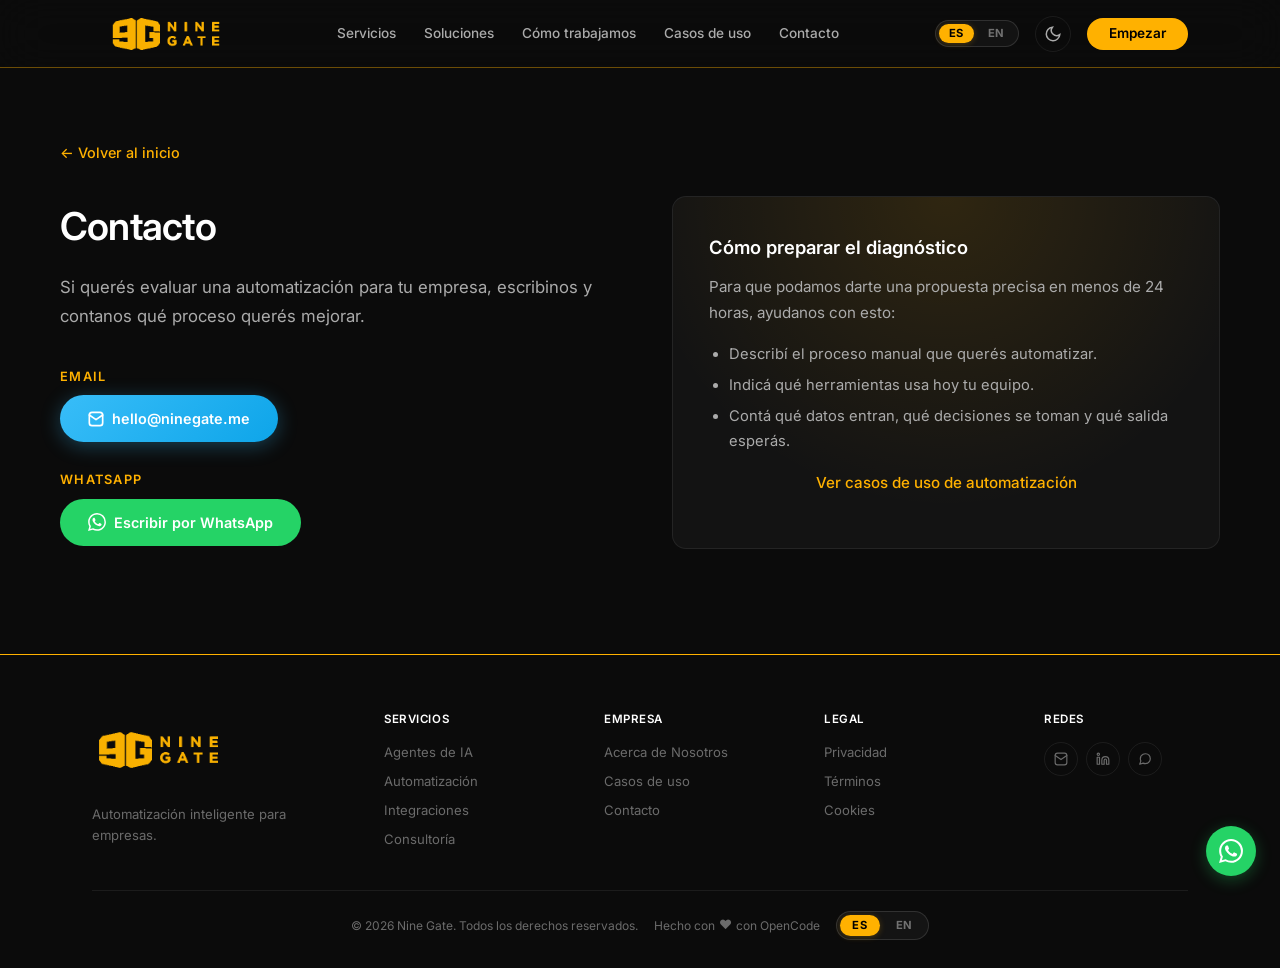
<file: contacto.html>
<!DOCTYPE html>
<html lang="es">
<head>
  <meta charset="UTF-8" />
  <meta name="viewport" content="width=device-width, initial-scale=1.0" />
  <meta name="description" content="Conversemos tu proceso. Escribinos por WhatsApp o email y recibí una propuesta de automatización precisa en menos de 24 horas." />
  <link rel="canonical" href="https://ninegate.me/contacto.html" />
  <meta property="og:type" content="website">
  <meta property="og:locale" content="es_AR">
  <meta property="og:site_name" content="Nine Gate">
  <meta property="og:url" content="https://ninegate.me/contacto.html">
  <meta property="og:title" content="Contacto — Diagnóstico de automatización gratis">
  <meta property="og:description" content="Contanos qué proceso querés automatizar y recibí una propuesta precisa en menos de 24 horas. WhatsApp o email: hello@ninegate.me.">
  <meta name="twitter:card" content="summary_large_image">
  <meta name="twitter:url" content="https://ninegate.me/contacto.html">
  <meta name="twitter:title" content="Contacto — Diagnóstico de automatización gratis">
  <meta name="twitter:description" content="Contanos qué proceso querés automatizar y recibí una propuesta precisa en menos de 24 horas. WhatsApp o email: hello@ninegate.me.">
  <link rel="preconnect" href="https://fonts.googleapis.com" />
  <link rel="preconnect" href="https://fonts.gstatic.com" crossorigin />
  <link rel="preload" as="style" href="https://fonts.googleapis.com/css2?family=Inter:wght@400;500;600;700;800&display=swap">
  <link rel="stylesheet" href="https://fonts.googleapis.com/css2?family=Inter:wght@400;500;600;700;800&display=swap" media="print" onload="this.media='all'">
  <noscript><link rel="stylesheet" href="https://fonts.googleapis.com/css2?family=Inter:wght@400;500;600;700;800&display=swap"></noscript>
  <link rel="icon" type="image/x-icon" href="favicon.ico">
  <link rel="icon" type="image/png" href="favicon.png">
  <link rel="icon" type="image/png" sizes="32x32" href="favicon-32x32.png">
  <link rel="icon" type="image/png" sizes="16x16" href="favicon-16x16.png">
  <link rel="apple-touch-icon" href="apple-touch-icon.png">
  <title>Contacto | Diagnosticá tu proceso de automatización gratis | Nine Gate</title>
  <link rel="stylesheet" href="styles.css?v=15" />
  <style>
    .contact-page {
      padding: 140px 0 80px;
    }
    .contact-page__grid {
      display: grid;
      grid-template-columns: 1fr 1fr;
      gap: 64px;
      align-items: start;
    }
    .contact-page__info h1 {
      font-size: clamp(1.75rem, 3vw, 2.5rem);
      font-weight: 600;
      margin-bottom: 16px;
      letter-spacing: -0.02em;
    }
    .contact-page__info > p {
      color: var(--text-secondary);
      font-size: 1.05rem;
      line-height: 1.7;
      margin-bottom: 36px;
    }
    .contact-page__item {
      margin-bottom: 28px;
    }
    .contact-page__item h3 {
      font-size: 0.8rem;
      font-weight: 600;
      letter-spacing: 0.1em;
      text-transform: uppercase;
      color: var(--accent);
      margin-bottom: 8px;
    }
    .contact-page__item .value {
      font-size: 1.1rem;
      font-weight: 500;
    }
    .contact-page__item .value a {
      color: var(--accent);
      transition: opacity 0.2s;
    }
    .contact-page__item .value a:hover {
      opacity: 0.8;
    }
    .contact-page__btn {
      display: inline-flex;
      align-items: center;
      gap: 8px;
      padding: 12px 28px;
      background: #25d366;
      color: #fff;
      border-radius: 100px;
      font-weight: 600;
      font-size: 0.9rem;
      text-decoration: none;
      transition: transform 0.2s, box-shadow 0.2s;
    }
    .contact-page__btn:hover {
      transform: translateY(-1px);
      box-shadow: 0 4px 20px rgba(37, 211, 102, 0.4);
    }
    .contact-page__btn--blue {
      background: linear-gradient(135deg, #38bdf8, #0ea5e9);
      box-shadow: 0 4px 20px rgba(56, 189, 248, 0.3);
    }
    .contact-page__btn--blue:hover {
      box-shadow: 0 6px 28px rgba(56, 189, 248, 0.45) !important;
    }
    .contact-page__card {
      background: var(--surface);
      border: 1px solid var(--border);
      border-radius: var(--radius-lg);
      padding: 36px;
      position: relative;
      transition: border-color 0.3s var(--ease), box-shadow 0.3s var(--ease), transform 0.3s var(--ease);
    }
    .contact-page__card::before {
      content: '';
      position: absolute;
      inset: 0;
      border-radius: inherit;
      background: radial-gradient(circle at 50% 0%, var(--accent) 0%, transparent 70%);
      opacity: 0.12;
      transition: opacity 0.3s;
      pointer-events: none;
      z-index: 0;
    }
    .contact-page__card:hover::before {
      opacity: 0.22;
    }
    .contact-page__card:hover {
      border-color: var(--accent);
      box-shadow: 0 0 50px rgba(255, 177, 0, 0.35), 0 0 100px rgba(255, 177, 0, 0.15);
      transform: translateY(-2px);
    }
    .contact-page__card > * {
      position: relative;
      z-index: 1;
    }
    .contact-page__card h2 {
      font-size: 1.15rem;
      font-weight: 600;
      margin-bottom: 12px;
    }
    .contact-page__card p {
      font-size: 0.95rem;
      color: var(--text-secondary);
      line-height: 1.7;
      margin-bottom: 16px;
    }
    .contact-page__card ul {
      list-style: disc;
      padding-left: 20px;
    }
    .contact-page__card li {
      font-size: 0.92rem;
      color: var(--text-secondary);
      line-height: 1.7;
      margin-bottom: 6px;
    }
    .contact-list-link {
      margin-top: 16px;
      text-align: center;
    }
    .contact-list-link a {
      color: var(--accent);
      font-weight: 500;
    }
    .contact-list-link a:hover {
      text-decoration: underline;
    }
    .back-link {
      display: inline-flex;
      align-items: center;
      gap: 6px;
      color: var(--accent);
      font-size: 0.9rem;
      font-weight: 500;
      margin-bottom: 32px;
      transition: opacity 0.2s;
    }
    .back-link:hover {
      opacity: 0.8;
    }
    @media (max-width: 768px) {
      .contact-page__grid {
        grid-template-columns: 1fr;
        gap: 40px;
      }
      .contact-page {
        padding: 120px 0 64px;
      }
    }
    [data-theme="light"] .contact-page__card {
      background: #fff;
    }
    [data-theme="light"] .contact-page__card::before {
      opacity: 0.06;
    }
    [data-theme="light"] .contact-page__card:hover::before {
      opacity: 0.12;
    }
  </style>
</head>
<body>

  <nav class="nav">
    <div class="container nav__inner">
      <a href="index.html">
        <img src="4-A.png" alt="Nine Gate" class="nav__logo-img" width="148" height="72">
      </a>
      <div class="nav__center" id="navMenu">
        <div class="nav__links">
          <a href="servicios.html" data-i18n="nav-servicios">Servicios</a>
          <a href="soluciones.html" data-i18n="nav-soluciones">Soluciones</a>
          <a href="como-trabajamos.html" data-i18n="nav-como">Cómo trabajamos</a>
          <a href="casos-de-uso.html" data-i18n="nav-casos">Casos de uso</a>
          <a href="contacto.html" data-i18n="nav-contacto">Contacto</a>
        </div>
      </div>
      <div class="nav__right">
        <button class="lang-toggle lang-toggle--nav" id="langToggleNav" aria-label="Cambiar idioma"><span class="lang-toggle__option lang-toggle__option--active">ES</span><span class="lang-toggle__option">EN</span></button>
        <button class="theme-toggle" id="themeToggle" aria-label="Cambiar tema">
          <svg class="theme-toggle__icon theme-toggle__icon--dark" width="18" height="18" viewBox="0 0 24 24" fill="none" stroke="currentColor" stroke-width="2"><path d="M21 12.79A9 9 0 1 1 11.21 3 7 7 0 0 0 21 12.79z"/></svg>
          <svg class="theme-toggle__icon theme-toggle__icon--light" width="18" height="18" viewBox="0 0 24 24" fill="none" stroke="currentColor" stroke-width="2"><circle cx="12" cy="12" r="5"/><line x1="12" y1="1" x2="12" y2="3"/><line x1="12" y1="21" x2="12" y2="23"/><line x1="4.22" y1="4.22" x2="5.64" y2="5.64"/><line x1="18.36" y1="18.36" x2="19.78" y2="19.78"/><line x1="1" y1="12" x2="3" y2="12"/><line x1="21" y1="12" x2="23" y2="12"/><line x1="4.22" y1="19.78" x2="5.64" y2="18.36"/><line x1="18.36" y1="5.64" x2="19.78" y2="4.22"/></svg>
        </button>
        <a href="contacto.html" class="btn btn--nav" data-i18n="nav-empezar">Empezar</a>
        <button class="nav__toggle" id="navToggle" aria-label="Menú">
          <span></span><span></span><span></span>
        </button>
      </div>
    </div>
  </nav>

  <div class="container contact-page">
    <a href="index.html" class="back-link" data-i18n="back-link">&larr; Volver al inicio</a>
    <div class="contact-page__grid">
      <div class="contact-page__info" data-r>
        <h1 data-i18n="contact-title">Contacto</h1>
        <p data-i18n="contact-desc">Si querés evaluar una automatización para tu empresa, escribinos y contanos qué proceso querés mejorar.</p>

        <div class="contact-page__item">
          <h3 data-i18n="contact-email-title">Email</h3>
          <a href="mailto:hello@ninegate.me" class="contact-page__btn contact-page__btn--blue">
            <svg viewBox="0 0 24 24" fill="none" stroke="currentColor" stroke-width="2.5" stroke-linecap="round" stroke-linejoin="round" width="16" height="16"><rect x="2" y="2" width="20" height="20" rx="4"/><path d="M22 6l-10 7L2 6"/></svg>
            hello@ninegate.me
          </a>
        </div>

        <div class="contact-page__item">
          <h3 data-i18n="contact-wa-title">WhatsApp</h3>
          <a href="https://wa.me/5492915052439?text=Hola%20Nine%20Gate,%20estuve%20viendo%20su%20web%20y%20me%20gustar%C3%ADa%20saber%20qu%C3%A9%20procesos%20de%20mi%20empresa%20podr%C3%ADan%20automatizar." target="_blank" rel="noopener" class="contact-page__btn">
            <svg viewBox="0 0 24 24" fill="currentColor" width="18" height="18"><path d="M17.472 14.382c-.297-.149-1.758-.867-2.03-.967-.273-.099-.471-.148-.67.15-.197.297-.767.966-.94 1.164-.173.199-.347.223-.644.075-.297-.15-1.255-.463-2.39-1.475-.883-.788-1.48-1.761-1.653-2.059-.173-.297-.018-.458.13-.606.134-.133.298-.347.446-.52.149-.174.198-.298.298-.497.099-.198.05-.371-.025-.52-.075-.149-.669-1.612-.916-2.207-.242-.579-.487-.5-.669-.51-.173-.008-.371-.01-.57-.01-.198 0-.52.074-.792.372-.272.297-1.04 1.016-1.04 2.479 0 1.462 1.065 2.875 1.213 3.074.149.198 2.096 3.2 5.077 4.487.709.306 1.262.489 1.694.625.712.227 1.36.195 1.871.118.571-.085 1.758-.719 2.006-1.413.248-.694.248-1.289.173-1.413-.074-.124-.272-.198-.57-.347m-5.421 7.403h-.004a9.87 9.87 0 01-5.031-1.378l-.361-.214-3.741.982.998-3.648-.235-.374a9.86 9.86 0 01-1.51-5.26c.001-5.45 4.436-9.884 9.888-9.884 2.64 0 5.122 1.03 6.988 2.898a9.825 9.825 0 012.893 6.994c-.003 5.45-4.437 9.884-9.885 9.884m8.413-18.297A11.815 11.815 0 0012.05 0C5.495 0 .16 5.335.157 11.892c0 2.096.547 4.142 1.588 5.945L.057 24l6.305-1.654a11.882 11.882 0 005.683 1.448h.005c6.554 0 11.89-5.335 11.893-11.893a11.821 11.821 0 00-3.48-8.413z"/></svg>
            <span data-i18n="contact-wa-btn">Escribir por WhatsApp</span>
          </a>
        </div>
      </div>

      <div class="contact-page__card" data-r>
        <h2 data-i18n="contact-prepare-title">Cómo preparar el diagnóstico</h2>
        <p data-i18n="contact-prepare-desc">Para que podamos darte una propuesta precisa en menos de 24 horas, ayudanos con esto:</p>
        <ul>
          <li data-i18n="contact-prepare-1">Describí el proceso manual que querés automatizar.</li>
          <li data-i18n="contact-prepare-2">Indicá qué herramientas usa hoy tu equipo.</li>
          <li data-i18n="contact-prepare-3">Contá qué datos entran, qué decisiones se toman y qué salida esperás.</li>
        </ul>
        <p class="contact-list-link"><a href="casos-de-uso" data-i18n="contact-link">Ver casos de uso de automatización</a></p>
      </div>
    </div>
  </div>

  <footer class="footer">
    <div class="container">
      <div class="footer__grid">
        <div class="footer__brand">
          <img src="4-A.png" alt="Nine Gate" class="footer__logo" width="164" height="80">
          <p data-i18n="footer-brand">Automatización inteligente para negocios argentinos.</p>
        </div>
        <div>
          <h4 class="footer__heading" data-i18n="footer-servicios">Servicios</h4>
          <div class="footer__links">
            <a href="servicios.html" data-i18n="footer-link-ia">WhatsApp con IA</a>
            <a href="servicios.html" data-i18n="footer-link-auto">Operaciones</a>
            <a href="servicios.html" data-i18n="footer-link-int">Integraciones</a>
            <a href="servicios.html" data-i18n="footer-link-cons">Consultoría</a>
          </div>
        </div>
        <div>
          <h4 class="footer__heading" data-i18n="footer-empresa">Empresa</h4>
          <div class="footer__links">
            <a href="nosotros.html" data-i18n="footer-link-about">Acerca de Nosotros</a>
            <a href="casos-de-uso.html" data-i18n="footer-link-casos">Casos de uso</a>
            <a href="contacto.html" data-i18n="footer-link-contacto">Contacto</a>
          </div>
        </div>
        <div>
          <h4 class="footer__heading" data-i18n="footer-legal">Legal</h4>
          <div class="footer__links">
            <a href="privacidad.html" data-i18n="footer-link-priv">Privacidad</a>
            <a href="terminos.html" data-i18n="footer-link-term">Términos</a>
            <a href="cookies.html" data-i18n="footer-link-cookies">Cookies</a>
          </div>
        </div>
        <div>
          <h4 class="footer__heading" data-i18n="footer-redes">Redes</h4>
          <div class="footer__social">
            <a href="mailto:hello@ninegate.me" aria-label="Email">
              <svg viewBox="0 0 24 24" fill="none" stroke="currentColor" stroke-width="2" stroke-linecap="round" stroke-linejoin="round"><rect x="2" y="2" width="20" height="20" rx="4"/><path d="M22 6l-10 7L2 6"/></svg>
            </a>
            <a href="https://www.linkedin.com/company/nine-gate/" target="_blank" rel="noopener" aria-label="LinkedIn">
              <svg viewBox="0 0 24 24" fill="none" stroke="currentColor" stroke-width="2" stroke-linecap="round" stroke-linejoin="round"><path d="M16 8a6 6 0 0 1 6 6v7h-4v-7a2 2 0 0 0-2-2 2 2 0 0 0-2 2v7h-4v-7a6 6 0 0 1 6-6z"/><rect x="2" y="9" width="4" height="12"/><circle cx="4" cy="4" r="2"/></svg>
            </a>
            <a href="https://wa.me/5492915052439?text=Hola%20Nine%20Gate,%20estuve%20viendo%20su%20web%20y%20me%20gustar%C3%ADa%20saber%20qu%C3%A9%20procesos%20de%20mi%20empresa%20podr%C3%ADan%20automatizar." target="_blank" rel="noopener" aria-label="WhatsApp">
              <svg viewBox="0 0 24 24" fill="none" stroke="currentColor" stroke-width="2" stroke-linecap="round" stroke-linejoin="round"><path d="M21 11.5a8.38 8.38 0 0 1-.9 3.8 8.5 8.5 0 0 1-7.6 4.7 8.38 8.38 0 0 1-3.8-.9L3 21l1.9-5.7a8.38 8.38 0 0 1-.9-3.8 8.5 8.5 0 0 1 4.7-7.6 8.38 8.38 0 0 1 3.8-.9h.5a8.48 8.48 0 0 1 8 8v.5z"/></svg>
            </a>
          </div>
        </div>
      </div>
      <div class="footer__bottom footer__bottom--flex">
        <p data-i18n="footer-copy">© 2026 Nine Gate. Todos los derechos reservados.</p>
        <div class="footer__credit">
          <span class="footer__credit-text" data-i18n="footer-credit">Hecho con</span>
          <span class="footer__credit-heart">❤️</span>
          <span class="footer__credit-text" data-i18n="footer-opencode">con OpenCode</span>
        </div>
        <button class="lang-toggle" id="langToggle" aria-label="Cambiar idioma"><span class="lang-toggle__option lang-toggle__option--active">ES</span><span class="lang-toggle__option">EN</span></button>
      </div>
    </div>
  </footer>

  <div class="float-wa">
    <a href="https://wa.me/5492915052439?text=Hola%20Nine%20Gate,%20estuve%20viendo%20su%20web%20y%20me%20gustar%C3%ADa%20saber%20qu%C3%A9%20procesos%20de%20mi%20empresa%20podr%C3%ADan%20automatizar." class="float-wa__btn" target="_blank" rel="noopener" aria-label="WhatsApp">
      <svg viewBox="0 0 24 24" fill="currentColor"><path d="M17.472 14.382c-.297-.149-1.758-.867-2.03-.967-.273-.099-.471-.148-.67.15-.197.297-.767.966-.94 1.164-.173.199-.347.223-.644.075-.297-.15-1.255-.463-2.39-1.475-.883-.788-1.48-1.761-1.653-2.059-.173-.297-.018-.458.13-.606.134-.133.298-.347.446-.52.149-.174.198-.298.298-.497.099-.198.05-.371-.025-.52-.075-.149-.669-1.612-.916-2.207-.242-.579-.487-.5-.669-.51-.173-.008-.371-.01-.57-.01-.198 0-.52.074-.792.372-.272.297-1.04 1.016-1.04 2.479 0 1.462 1.065 2.875 1.213 3.074.149.198 2.096 3.2 5.077 4.487.709.306 1.262.489 1.694.625.712.227 1.36.195 1.871.118.571-.085 1.758-.719 2.006-1.413.248-.694.248-1.289.173-1.413-.074-.124-.272-.198-.57-.347m-5.421 7.403h-.004a9.87 9.87 0 01-5.031-1.378l-.361-.214-3.741.982.998-3.648-.235-.374a9.86 9.86 0 01-1.51-5.26c.001-5.45 4.436-9.884 9.888-9.884 2.64 0 5.122 1.03 6.988 2.898a9.825 9.825 0 012.893 6.994c-.003 5.45-4.437 9.884-9.885 9.884m8.413-18.297A11.815 11.815 0 0012.05 0C5.495 0 .16 5.335.157 11.892c0 2.096.547 4.142 1.588 5.945L.057 24l6.305-1.654a11.882 11.882 0 005.683 1.448h.005c6.554 0 11.89-5.335 11.893-11.893a11.821 11.821 0 00-3.48-8.413z"/></svg>
    </a>
  </div>

  <script>
    if ('serviceWorker' in navigator) {
      navigator.serviceWorker.getRegistrations().then(function(regs) {
        regs.forEach(function(r) { r.unregister(); });
      });
      caches.keys().then(function(names) {
        names.forEach(function(name) { caches.delete(name); });
      });
    }
  </script>
  <script src="script.js?v=16"></script>
</body>
</html>
</file>
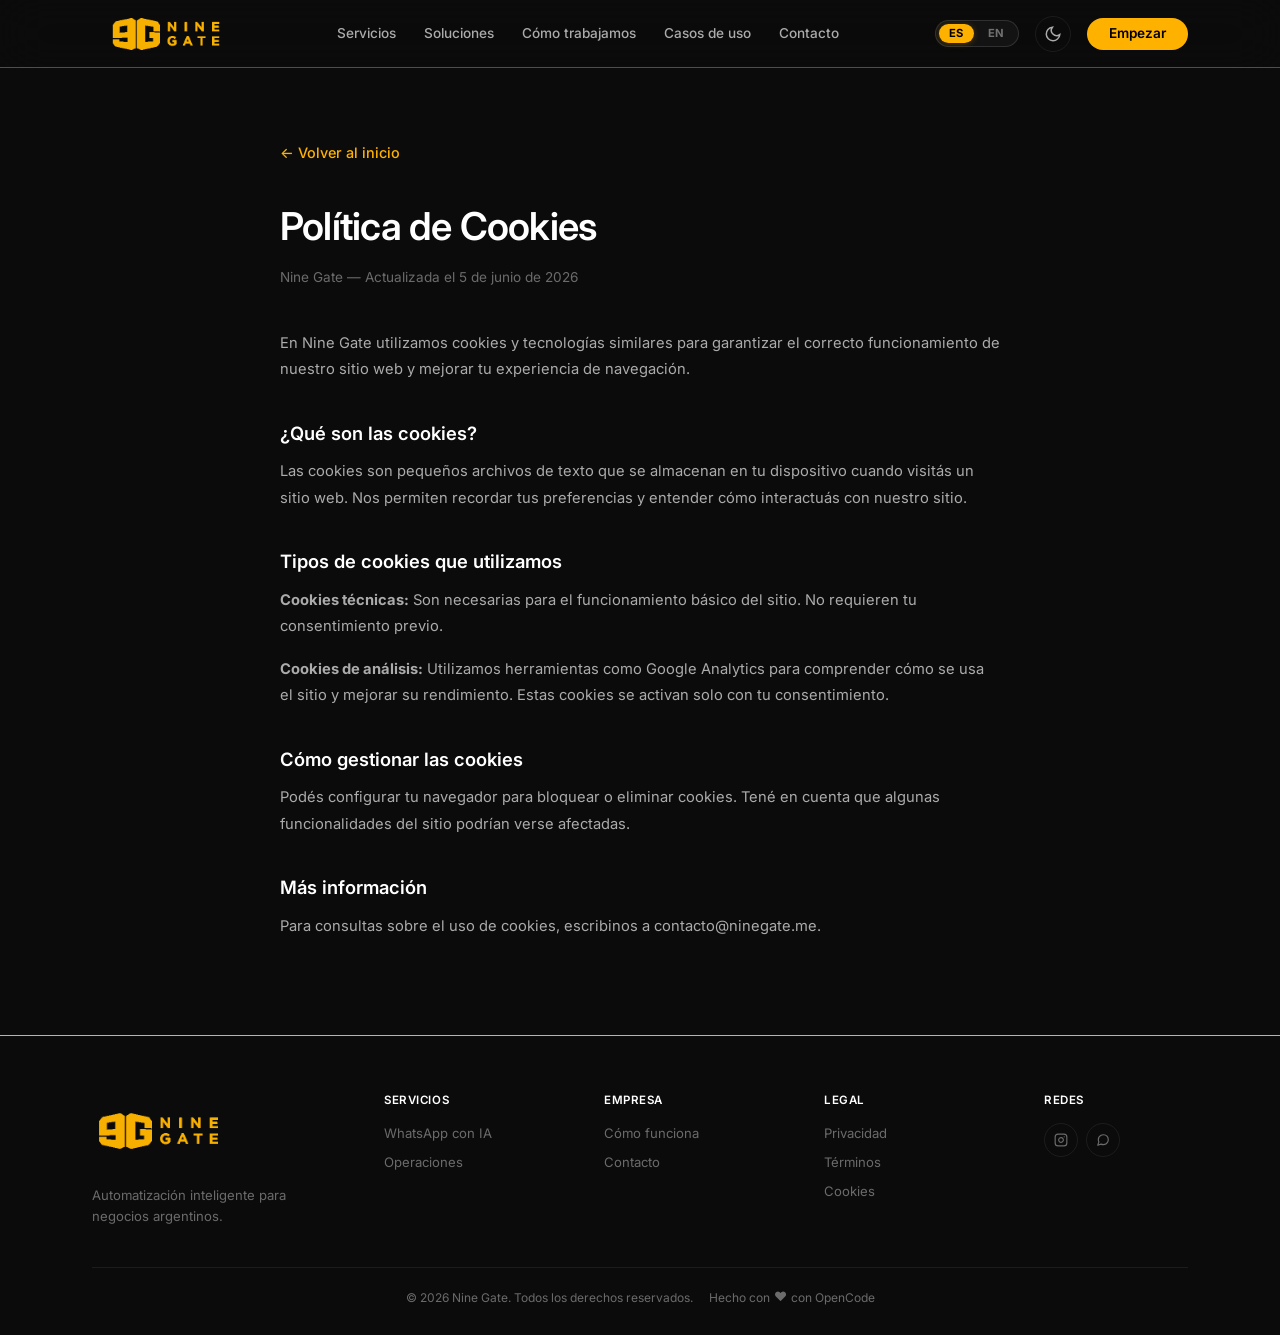
<file: cookies.html>
<!DOCTYPE html>
<html lang="es">
<head>
  <meta charset="UTF-8" />
  <meta name="viewport" content="width=device-width, initial-scale=1.0" />
  <title>Política de Cookies — Nine Gate</title>
  <link rel="preconnect" href="https://fonts.googleapis.com" />
  <link rel="preconnect" href="https://fonts.gstatic.com" crossorigin />
  <link rel="preload" as="style" href="https://fonts.googleapis.com/css2?family=Inter:wght@400;500;600;700;800&display=swap">
  <link rel="stylesheet" href="https://fonts.googleapis.com/css2?family=Inter:wght@400;500;600;700;800&display=swap" media="print" onload="this.media='all'">
  <noscript><link rel="stylesheet" href="https://fonts.googleapis.com/css2?family=Inter:wght@400;500;600;700;800&display=swap"></noscript>
  <link rel="icon" type="image/x-icon" href="favicon.ico">
  <link rel="icon" type="image/png" href="favicon.png">
  <link rel="icon" type="image/png" sizes="32x32" href="favicon-32x32.png">
  <link rel="icon" type="image/png" sizes="16x16" href="favicon-16x16.png">
  <link rel="apple-touch-icon" href="apple-touch-icon.png">
  <link rel="stylesheet" href="styles.css?v=15" />
  <style>
    .legal-page {
      padding: 140px 0 80px;
      max-width: 720px;
      margin: 0 auto;
    }
    .legal-page h1 {
      font-size: clamp(1.75rem, 3vw, 2.5rem);
      font-weight: 600;
      margin-bottom: 8px;
      letter-spacing: -0.02em;
    }
    .legal-page .date {
      color: var(--text-muted);
      font-size: 0.85rem;
      margin-bottom: 40px;
    }
    .legal-page h2 {
      font-size: 1.15rem;
      font-weight: 600;
      margin-top: 36px;
      margin-bottom: 10px;
    }
    .legal-page p {
      font-size: 0.92rem;
      color: var(--text-secondary);
      line-height: 1.8;
      margin-bottom: 16px;
    }
    .legal-page .back-link {
      display: inline-flex;
      align-items: center;
      gap: 6px;
      color: var(--accent);
      font-size: 0.9rem;
      font-weight: 500;
      margin-bottom: 32px;
      transition: opacity 0.2s;
    }
    .legal-page .back-link:hover {
      opacity: 0.8;
    }
  </style>
</head>
<body>

  <nav class="nav">
    <div class="container nav__inner">
      <a href="index.html">
        <img src="4-A.png" alt="Nine Gate" class="nav__logo-img" width="148" height="72">
      </a>
      <div class="nav__center" id="navMenu">
        <div class="nav__links">
          <a href="servicios.html" data-i18n="nav-servicios">Servicios</a>
          <a href="soluciones.html" data-i18n="nav-soluciones">Soluciones</a>
          <a href="como-trabajamos.html" data-i18n="nav-como">Cómo trabajamos</a>
          <a href="casos-de-uso.html" data-i18n="nav-casos">Casos de uso</a>
          <a href="contacto.html" data-i18n="nav-contacto">Contacto</a>
        </div>
      </div>
      <div class="nav__right">
        <button class="lang-toggle lang-toggle--nav" id="langToggleNav" aria-label="Cambiar idioma"><span class="lang-toggle__option lang-toggle__option--active">ES</span><span class="lang-toggle__option">EN</span></button>
        <button class="theme-toggle" id="themeToggle" aria-label="Cambiar tema">
          <svg class="theme-toggle__icon theme-toggle__icon--dark" width="18" height="18" viewBox="0 0 24 24" fill="none" stroke="currentColor" stroke-width="2"><path d="M21 12.79A9 9 0 1 1 11.21 3 7 7 0 0 0 21 12.79z"/></svg>
          <svg class="theme-toggle__icon theme-toggle__icon--light" width="18" height="18" viewBox="0 0 24 24" fill="none" stroke="currentColor" stroke-width="2"><circle cx="12" cy="12" r="5"/><line x1="12" y1="1" x2="12" y2="3"/><line x1="12" y1="21" x2="12" y2="23"/><line x1="4.22" y1="4.22" x2="5.64" y2="5.64"/><line x1="18.36" y1="18.36" x2="19.78" y2="19.78"/><line x1="1" y1="12" x2="3" y2="12"/><line x1="21" y1="12" x2="23" y2="12"/><line x1="4.22" y1="19.78" x2="5.64" y2="18.36"/><line x1="18.36" y1="5.64" x2="19.78" y2="4.22"/></svg>
        </button>
        <a href="contacto.html" class="btn btn--nav" data-i18n="nav-empezar">Empezar</a>
        <button class="nav__toggle" id="navToggle" aria-label="Menú">
          <span></span><span></span><span></span>
        </button>
      </div>
    </div>
  </nav>

  <div class="container legal-page">
    <a href="index.html" class="back-link">&larr; Volver al inicio</a>
    <h1>Política de Cookies</h1>
    <p class="date">Nine Gate &mdash; Actualizada el 5 de junio de 2026</p>

    <p>En Nine Gate utilizamos cookies y tecnologías similares para garantizar el correcto funcionamiento de nuestro sitio web y mejorar tu experiencia de navegación.</p>

    <h2>¿Qué son las cookies?</h2>
    <p>Las cookies son pequeños archivos de texto que se almacenan en tu dispositivo cuando visitás un sitio web. Nos permiten recordar tus preferencias y entender cómo interactuás con nuestro sitio.</p>

    <h2>Tipos de cookies que utilizamos</h2>
    <p><strong>Cookies técnicas:</strong> Son necesarias para el funcionamiento básico del sitio. No requieren tu consentimiento previo.</p>
    <p><strong>Cookies de análisis:</strong> Utilizamos herramientas como Google Analytics para comprender cómo se usa el sitio y mejorar su rendimiento. Estas cookies se activan solo con tu consentimiento.</p>

    <h2>Cómo gestionar las cookies</h2>
    <p>Podés configurar tu navegador para bloquear o eliminar cookies. Tené en cuenta que algunas funcionalidades del sitio podrían verse afectadas.</p>

    <h2>Más información</h2>
    <p>Para consultas sobre el uso de cookies, escribinos a contacto@ninegate.me.</p>
  </div>

  <footer class="footer">
    <div class="container">
      <div class="footer__grid">
        <div class="footer__brand">
          <img src="4-A.png" alt="Nine Gate" class="footer__logo" width="164" height="80">
          <p>Automatización inteligente para negocios argentinos.</p>
        </div>
        <div>
          <h4 class="footer__heading">Servicios</h4>
          <div class="footer__links">
            <a href="servicios.html">WhatsApp con IA</a>
            <a href="servicios.html">Operaciones</a>
          </div>
        </div>
        <div>
          <h4 class="footer__heading">Empresa</h4>
          <div class="footer__links">
            <a href="index.html#como-funciona">Cómo funciona</a>
            <a href="contacto.html">Contacto</a>
          </div>
        </div>
        <div>
          <h4 class="footer__heading">Legal</h4>
          <div class="footer__links">
            <a href="privacidad.html">Privacidad</a>
            <a href="terminos.html">Términos</a>
            <a href="cookies.html">Cookies</a>
          </div>
        </div>
        <div>
          <h4 class="footer__heading">Redes</h4>
          <div class="footer__social">
            <a href="#" aria-label="Instagram">
              <svg viewBox="0 0 24 24" fill="none" stroke="currentColor" stroke-width="2" stroke-linecap="round" stroke-linejoin="round"><rect x="2" y="2" width="20" height="20" rx="5" ry="5"/><path d="M16 11.37A4 4 0 1 1 12.63 8 4 4 0 0 1 16 11.37z"/><line x1="17.5" y1="6.5" x2="17.51" y2="6.5"/></svg>
            </a>
            <a href="https://wa.me/5492915052439?text=Hola%20Nine%20Gate,%20estuve%20viendo%20su%20web%20y%20me%20gustar%C3%ADa%20saber%20qu%C3%A9%20procesos%20de%20mi%20empresa%20podr%C3%ADan%20automatizar." target="_blank" rel="noopener" aria-label="WhatsApp">
              <svg viewBox="0 0 24 24" fill="none" stroke="currentColor" stroke-width="2" stroke-linecap="round" stroke-linejoin="round"><path d="M21 11.5a8.38 8.38 0 0 1-.9 3.8 8.5 8.5 0 0 1-7.6 4.7 8.38 8.38 0 0 1-3.8-.9L3 21l1.9-5.7a8.38 8.38 0 0 1-.9-3.8 8.5 8.5 0 0 1 4.7-7.6 8.38 8.38 0 0 1 3.8-.9h.5a8.48 8.48 0 0 1 8 8v.5z"/></svg>
            </a>
          </div>
        </div>
      </div>
      <div class="footer__bottom footer__bottom--flex">
        <p>© 2026 Nine Gate. Todos los derechos reservados.</p>
        <div class="footer__credit">
          <span class="footer__credit-text" data-i18n="footer-credit">Hecho con</span>
          <span class="footer__credit-heart">❤️</span>
          <span class="footer__credit-text">con OpenCode</span>
        </div>
      </div>
    </div>
  </footer>

  <script>
    if ('serviceWorker' in navigator) {
      navigator.serviceWorker.getRegistrations().then(function(regs) {
        regs.forEach(function(r) { r.unregister(); });
      });
      caches.keys().then(function(names) {
        names.forEach(function(name) { caches.delete(name); });
      });
    }
  </script>
  <script src="script.js?v=16"></script>
</body>
</html>
</file>
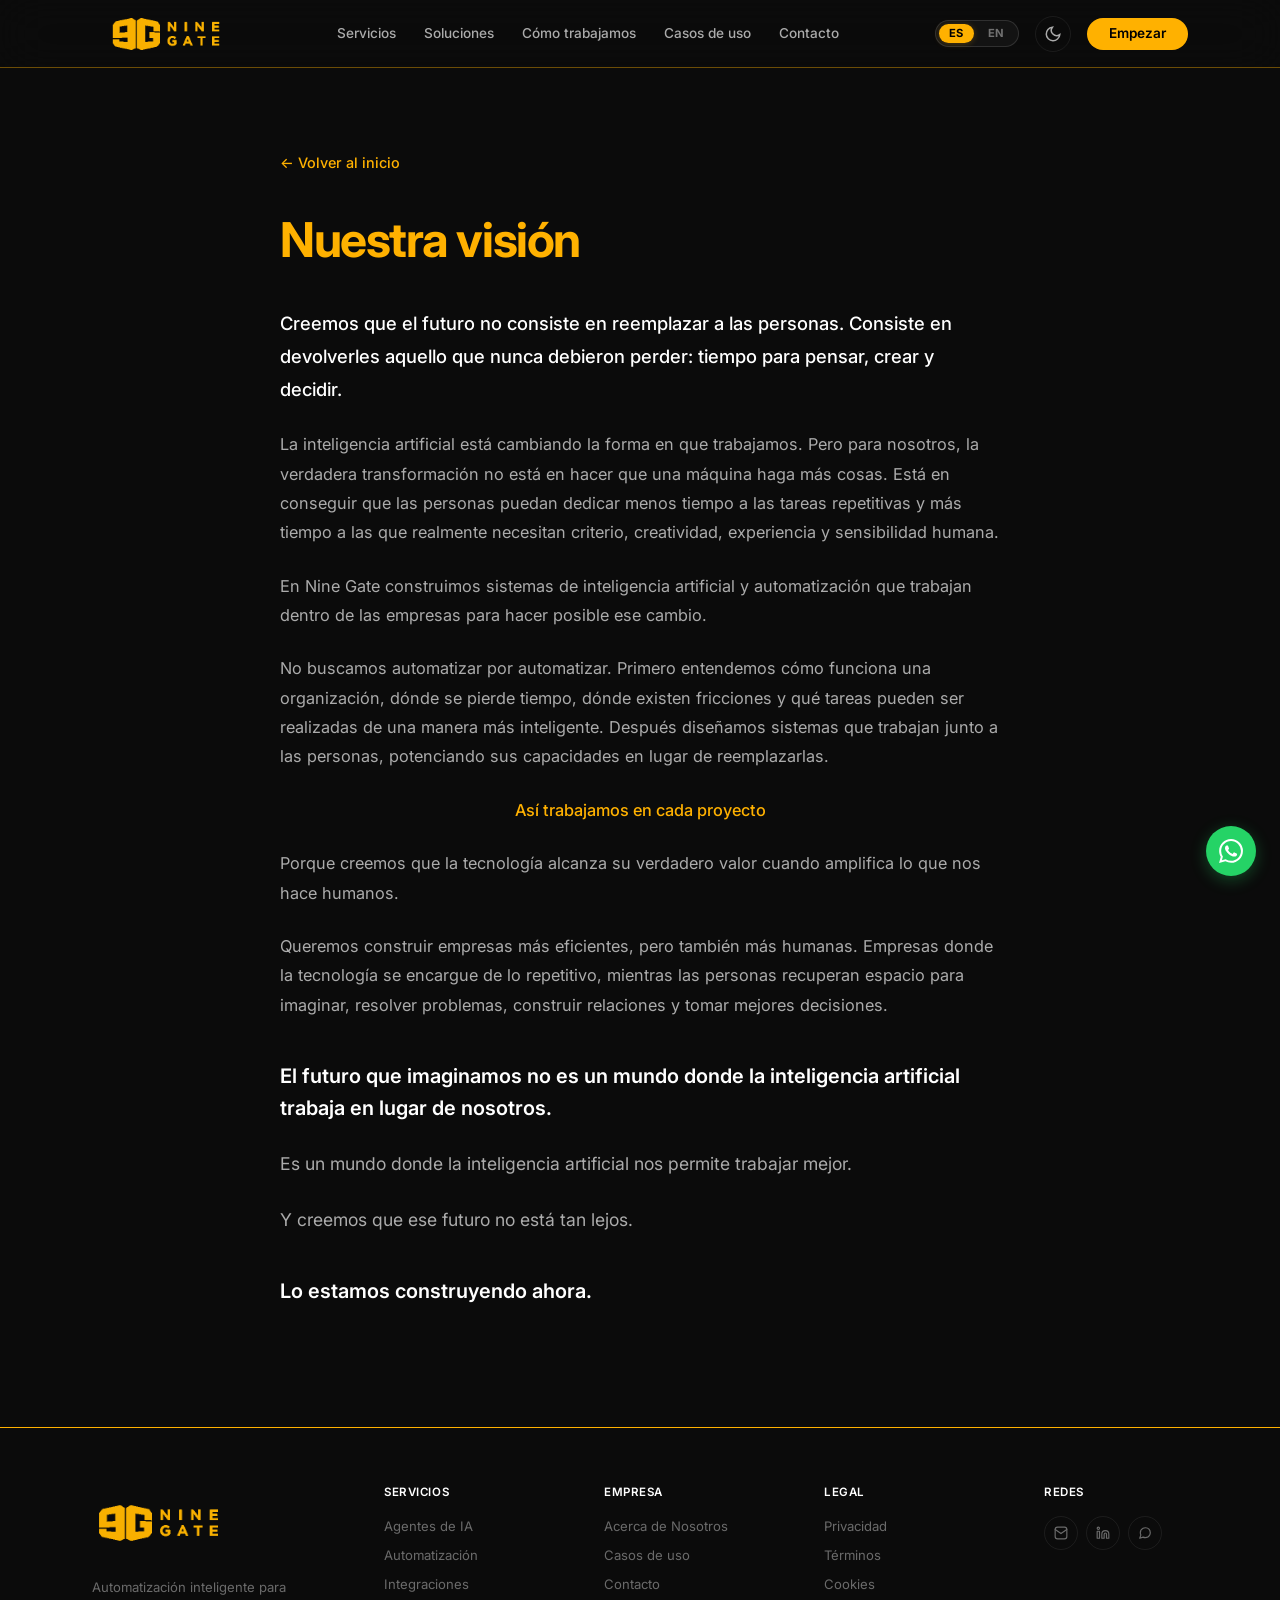
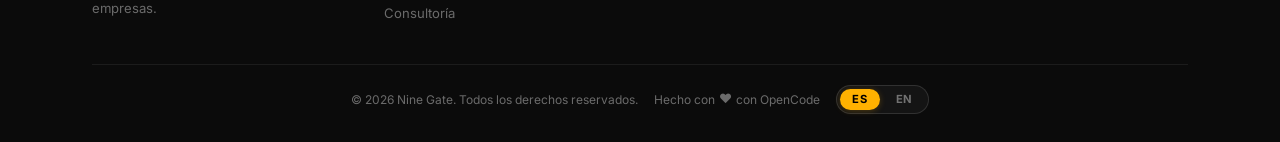
<file: nosotros.html>
<!DOCTYPE html>
<html lang="es">
<head>
  <meta charset="UTF-8" />
  <meta name="viewport" content="width=device-width, initial-scale=1.0" />
  <meta name="description" content="Somos Nine Gate: construimos sistemas de IA y automatización que potencian a las personas, no las reemplazan. Conocé nuestra visión." />
  <link rel="canonical" href="https://ninegate.me/nosotros.html" />
  <meta property="og:type" content="website">
  <meta property="og:locale" content="es_AR">
  <meta property="og:site_name" content="Nine Gate">
  <meta property="og:url" content="https://ninegate.me/nosotros.html">
  <meta property="og:title" content="Acerca de Nosotros — Nine Gate">
  <meta property="og:description" content="La visión de Nine Gate: sistemas de IA y automatización que trabajan junto a las personas, potenciando sus capacidades.">
  <meta name="twitter:card" content="summary_large_image">
  <meta name="twitter:url" content="https://ninegate.me/nosotros.html">
  <meta name="twitter:title" content="Acerca de Nosotros — Nine Gate">
  <meta name="twitter:description" content="La visión de Nine Gate: sistemas de IA y automatización que trabajan junto a las personas, potenciando sus capacidades.">
  <link rel="preconnect" href="https://fonts.googleapis.com" />
  <link rel="preconnect" href="https://fonts.gstatic.com" crossorigin />
  <link rel="preload" as="style" href="https://fonts.googleapis.com/css2?family=Inter:wght@400;500;600;700;800&display=swap">
  <link rel="stylesheet" href="https://fonts.googleapis.com/css2?family=Inter:wght@400;500;600;700;800&display=swap" media="print" onload="this.media='all'">
  <noscript><link rel="stylesheet" href="https://fonts.googleapis.com/css2?family=Inter:wght@400;500;600;700;800&display=swap"></noscript>
  <link rel="icon" type="image/x-icon" href="favicon.ico">
  <link rel="icon" type="image/png" href="favicon.png">
  <link rel="icon" type="image/png" sizes="32x32" href="favicon-32x32.png">
  <link rel="icon" type="image/png" sizes="16x16" href="favicon-16x16.png">
  <link rel="apple-touch-icon" href="apple-touch-icon.png">
  <title>Acerca de Nosotros | Nine Gate — IA que trabaja junto a las personas</title>
  <link rel="stylesheet" href="styles.css?v=15" />
  <style>
    .about-page {
      padding: 150px 0 96px;
    }
    .about-page__inner {
      max-width: 720px;
      margin: 0 auto;
    }
    .about-page .back-link {
      display: inline-flex;
      align-items: center;
      gap: 6px;
      color: var(--accent);
      font-size: 0.9rem;
      font-weight: 500;
      margin-bottom: 40px;
      transition: opacity 0.2s;
    }
    .about-page .back-link:hover {
      opacity: 0.8;
    }
    .about-page h1 {
      font-size: clamp(2rem, 4vw, 3rem);
      font-weight: 700;
      letter-spacing: -0.03em;
      line-height: 1.1;
      margin-bottom: 40px;
      color: var(--accent);
    }
    .about-page p {
      font-size: 1.02rem;
      color: var(--text-secondary);
      line-height: 1.8;
      margin-bottom: 24px;
    }
    .about-page .lead {
      font-size: 1.15rem;
      font-weight: 500;
      color: var(--text);
    }
    .about-page .statement {
      font-size: 1.25rem;
      font-weight: 600;
      color: var(--text);
      line-height: 1.6;
      margin-top: 40px;
    }
    .about-page .statement--muted {
      color: var(--text-secondary);
      font-size: 1.1rem;
    }
    .about-list-link {
      margin-top: 24px;
      text-align: center;
    }
    .about-list-link a {
      color: var(--accent);
      font-weight: 500;
    }
    .about-list-link a:hover {
      text-decoration: underline;
    }
    @media (max-width: 768px) {
      .about-page {
        padding: 110px 0 72px;
      }
    }
  </style>
  <script type="application/ld+json">
  {
    "@context": "https://schema.org",
    "@type": "AboutPage",
    "@id": "https://ninegate.me/nosotros.html#about",
    "name": "Acerca de Nine Gate",
    "url": "https://ninegate.me/nosotros.html",
    "mainEntity": {
      "@type": "Organization",
      "@id": "https://ninegate.me/#organization",
      "name": "Nine Gate",
      "url": "https://ninegate.me",
      "logo": "https://ninegate.me/4-A.png",
      "description": "Somos Nine Gate: construimos sistemas de IA y automatización que potencian a las personas, no las reemplazan. Conocé nuestra visión.",
      "sameAs": ["https://www.linkedin.com/company/nine-gate/"]
    }
  }
  </script>
</head>
<body>

  <nav class="nav">
    <div class="container nav__inner">
      <a href="index.html">
        <img src="4-A.png" alt="Nine Gate" class="nav__logo-img" width="148" height="72">
      </a>
      <div class="nav__center" id="navMenu">
        <div class="nav__links">
          <a href="servicios.html" data-i18n="nav-servicios">Servicios</a>
          <a href="soluciones.html" data-i18n="nav-soluciones">Soluciones</a>
          <a href="como-trabajamos.html" data-i18n="nav-como">Cómo trabajamos</a>
          <a href="casos-de-uso.html" data-i18n="nav-casos">Casos de uso</a>
          <a href="contacto.html" data-i18n="nav-contacto">Contacto</a>
        </div>
      </div>
      <div class="nav__right">
        <button class="lang-toggle lang-toggle--nav" id="langToggleNav" aria-label="Cambiar idioma"><span class="lang-toggle__option lang-toggle__option--active">ES</span><span class="lang-toggle__option">EN</span></button>
        <button class="theme-toggle" id="themeToggle" aria-label="Cambiar tema">
          <svg class="theme-toggle__icon theme-toggle__icon--dark" width="18" height="18" viewBox="0 0 24 24" fill="none" stroke="currentColor" stroke-width="2"><path d="M21 12.79A9 9 0 1 1 11.21 3 7 7 0 0 0 21 12.79z"/></svg>
          <svg class="theme-toggle__icon theme-toggle__icon--light" width="18" height="18" viewBox="0 0 24 24" fill="none" stroke="currentColor" stroke-width="2"><circle cx="12" cy="12" r="5"/><line x1="12" y1="1" x2="12" y2="3"/><line x1="12" y1="21" x2="12" y2="23"/><line x1="4.22" y1="4.22" x2="5.64" y2="5.64"/><line x1="18.36" y1="18.36" x2="19.78" y2="19.78"/><line x1="1" y1="12" x2="3" y2="12"/><line x1="21" y1="12" x2="23" y2="12"/><line x1="4.22" y1="19.78" x2="5.64" y2="18.36"/><line x1="18.36" y1="5.64" x2="19.78" y2="4.22"/></svg>
        </button>
        <a href="contacto.html" class="btn btn--nav" data-i18n="nav-empezar">Empezar</a>
        <button class="nav__toggle" id="navToggle" aria-label="Menú">
          <span></span><span></span><span></span>
        </button>
      </div>
    </div>
  </nav>

  <div class="container about-page">
    <div class="about-page__inner">
      <a href="index.html" class="back-link" data-i18n="back-link">&larr; Volver al inicio</a>
      <h1 data-i18n="about-title">Nuestra visión</h1>

      <p class="lead" data-i18n="about-p1">Creemos que el futuro no consiste en reemplazar a las personas. Consiste en devolverles aquello que nunca debieron perder: tiempo para pensar, crear y decidir.</p>

      <p data-i18n="about-p2">La inteligencia artificial está cambiando la forma en que trabajamos. Pero para nosotros, la verdadera transformación no está en hacer que una máquina haga más cosas. Está en conseguir que las personas puedan dedicar menos tiempo a las tareas repetitivas y más tiempo a las que realmente necesitan criterio, creatividad, experiencia y sensibilidad humana.</p>

      <p data-i18n="about-p3">En Nine Gate construimos sistemas de inteligencia artificial y automatización que trabajan dentro de las empresas para hacer posible ese cambio.</p>

      <p data-i18n="about-p4">No buscamos automatizar por automatizar. Primero entendemos cómo funciona una organización, dónde se pierde tiempo, dónde existen fricciones y qué tareas pueden ser realizadas de una manera más inteligente. Después diseñamos sistemas que trabajan junto a las personas, potenciando sus capacidades en lugar de reemplazarlas.</p>

      <p class="about-list-link"><a href="como-trabajamos.html" data-i18n="about-link">Así trabajamos en cada proyecto</a></p>

      <p data-i18n="about-p5">Porque creemos que la tecnología alcanza su verdadero valor cuando amplifica lo que nos hace humanos.</p>

      <p data-i18n="about-p6">Queremos construir empresas más eficientes, pero también más humanas. Empresas donde la tecnología se encargue de lo repetitivo, mientras las personas recuperan espacio para imaginar, resolver problemas, construir relaciones y tomar mejores decisiones.</p>

      <p class="statement" data-i18n="about-s1">El futuro que imaginamos no es un mundo donde la inteligencia artificial trabaja en lugar de nosotros.</p>
      <p class="statement--muted" data-i18n="about-s2">Es un mundo donde la inteligencia artificial nos permite trabajar mejor.</p>
      <p class="statement--muted" data-i18n="about-s3">Y creemos que ese futuro no está tan lejos.</p>
      <p class="statement" data-i18n="about-s4">Lo estamos construyendo ahora.</p>
    </div>
  </div>

  <footer class="footer">
    <div class="container">
      <div class="footer__grid">
        <div class="footer__brand">
          <img src="4-A.png" alt="Nine Gate" class="footer__logo" width="164" height="80">
          <p data-i18n="footer-brand">Automatización inteligente para negocios argentinos.</p>
        </div>
        <div>
          <h4 class="footer__heading" data-i18n="footer-servicios">Servicios</h4>
          <div class="footer__links">
            <a href="servicios.html" data-i18n="footer-link-ia">WhatsApp con IA</a>
            <a href="servicios.html" data-i18n="footer-link-auto">Operaciones</a>
            <a href="servicios.html" data-i18n="footer-link-int">Integraciones</a>
            <a href="servicios.html" data-i18n="footer-link-cons">Consultoría</a>
          </div>
        </div>
        <div>
          <h4 class="footer__heading" data-i18n="footer-empresa">Empresa</h4>
          <div class="footer__links">
            <a href="nosotros.html" data-i18n="footer-link-about">Acerca de Nosotros</a>
            <a href="casos-de-uso.html" data-i18n="footer-link-casos">Casos de uso</a>
            <a href="contacto.html" data-i18n="footer-link-contacto">Contacto</a>
          </div>
        </div>
        <div>
          <h4 class="footer__heading" data-i18n="footer-legal">Legal</h4>
          <div class="footer__links">
            <a href="privacidad.html" data-i18n="footer-link-priv">Privacidad</a>
            <a href="terminos.html" data-i18n="footer-link-term">Términos</a>
            <a href="cookies.html" data-i18n="footer-link-cookies">Cookies</a>
          </div>
        </div>
        <div>
          <h4 class="footer__heading" data-i18n="footer-redes">Redes</h4>
          <div class="footer__social">
            <a href="mailto:hello@ninegate.me" aria-label="Email">
              <svg viewBox="0 0 24 24" fill="none" stroke="currentColor" stroke-width="2" stroke-linecap="round" stroke-linejoin="round"><rect x="2" y="2" width="20" height="20" rx="4"/><path d="M22 6l-10 7L2 6"/></svg>
            </a>
            <a href="https://www.linkedin.com/company/nine-gate/" target="_blank" rel="noopener" aria-label="LinkedIn">
              <svg viewBox="0 0 24 24" fill="none" stroke="currentColor" stroke-width="2" stroke-linecap="round" stroke-linejoin="round"><path d="M16 8a6 6 0 0 1 6 6v7h-4v-7a2 2 0 0 0-2-2 2 2 0 0 0-2 2v7h-4v-7a6 6 0 0 1 6-6z"/><rect x="2" y="9" width="4" height="12"/><circle cx="4" cy="4" r="2"/></svg>
            </a>
            <a href="https://wa.me/5492915052439?text=Hola%20Nine%20Gate,%20estuve%20viendo%20su%20web%20y%20me%20gustar%C3%ADa%20saber%20qu%C3%A9%20procesos%20de%20mi%20empresa%20podr%C3%ADan%20automatizar." target="_blank" rel="noopener" aria-label="WhatsApp">
              <svg viewBox="0 0 24 24" fill="none" stroke="currentColor" stroke-width="2" stroke-linecap="round" stroke-linejoin="round"><path d="M21 11.5a8.38 8.38 0 0 1-.9 3.8 8.5 8.5 0 0 1-7.6 4.7 8.38 8.38 0 0 1-3.8-.9L3 21l1.9-5.7a8.38 8.38 0 0 1-.9-3.8 8.5 8.5 0 0 1 4.7-7.6 8.38 8.38 0 0 1 3.8-.9h.5a8.48 8.48 0 0 1 8 8v.5z"/></svg>
            </a>
          </div>
        </div>
      </div>
      <div class="footer__bottom footer__bottom--flex">
        <p data-i18n="footer-copy">© 2026 Nine Gate. Todos los derechos reservados.</p>
        <div class="footer__credit">
          <span class="footer__credit-text" data-i18n="footer-credit">Hecho con</span>
          <span class="footer__credit-heart">❤️</span>
          <span class="footer__credit-text" data-i18n="footer-opencode">con OpenCode</span>
        </div>
        <button class="lang-toggle" id="langToggle" aria-label="Cambiar idioma"><span class="lang-toggle__option lang-toggle__option--active">ES</span><span class="lang-toggle__option">EN</span></button>
      </div>
    </div>
  </footer>

  <div class="float-wa">
    <a href="https://wa.me/5492915052439?text=Hola%20Nine%20Gate,%20estuve%20viendo%20su%20web%20y%20me%20gustar%C3%ADa%20saber%20qu%C3%A9%20procesos%20de%20mi%20empresa%20podr%C3%ADan%20automatizar." class="float-wa__btn" target="_blank" rel="noopener" aria-label="WhatsApp">
      <svg viewBox="0 0 24 24" fill="currentColor"><path d="M17.472 14.382c-.297-.149-1.758-.867-2.03-.967-.273-.099-.471-.148-.67.15-.197.297-.767.966-.94 1.164-.173.199-.347.223-.644.075-.297-.15-1.255-.463-2.39-1.475-.883-.788-1.48-1.761-1.653-2.059-.173-.297-.018-.458.13-.606.134-.133.298-.347.446-.52.149-.174.198-.298.298-.497.099-.198.05-.371-.025-.52-.075-.149-.669-1.612-.916-2.207-.242-.579-.487-.5-.669-.51-.173-.008-.371-.01-.57-.01-.198 0-.52.074-.792.372-.272.297-1.04 1.016-1.04 2.479 0 1.462 1.065 2.875 1.213 3.074.149.198 2.096 3.2 5.077 4.487.709.306 1.262.489 1.694.625.712.227 1.36.195 1.871.118.571-.085 1.758-.719 2.006-1.413.248-.694.248-1.289.173-1.413-.074-.124-.272-.198-.57-.347m-5.421 7.403h-.004a9.87 9.87 0 01-5.031-1.378l-.361-.214-3.741.982.998-3.648-.235-.374a9.86 9.86 0 01-1.51-5.26c.001-5.45 4.436-9.884 9.888-9.884 2.64 0 5.122 1.03 6.988 2.898a9.825 9.825 0 012.893 6.994c-.003 5.45-4.437 9.884-9.885 9.884m8.413-18.297A11.815 11.815 0 0012.05 0C5.495 0 .16 5.335.157 11.892c0 2.096.547 4.142 1.588 5.945L.057 24l6.305-1.654a11.882 11.882 0 005.683 1.448h.005c6.554 0 11.89-5.335 11.893-11.893a11.821 11.821 0 00-3.48-8.413z"/></svg>
    </a>
  </div>

  <script>
    if ('serviceWorker' in navigator) {
      navigator.serviceWorker.getRegistrations().then(function(regs) {
        regs.forEach(function(r) { r.unregister(); });
      });
      caches.keys().then(function(names) {
        names.forEach(function(name) { caches.delete(name); });
      });
    }
  </script>
  <script src="script.js?v=16"></script>
</body>
</html>
</file>
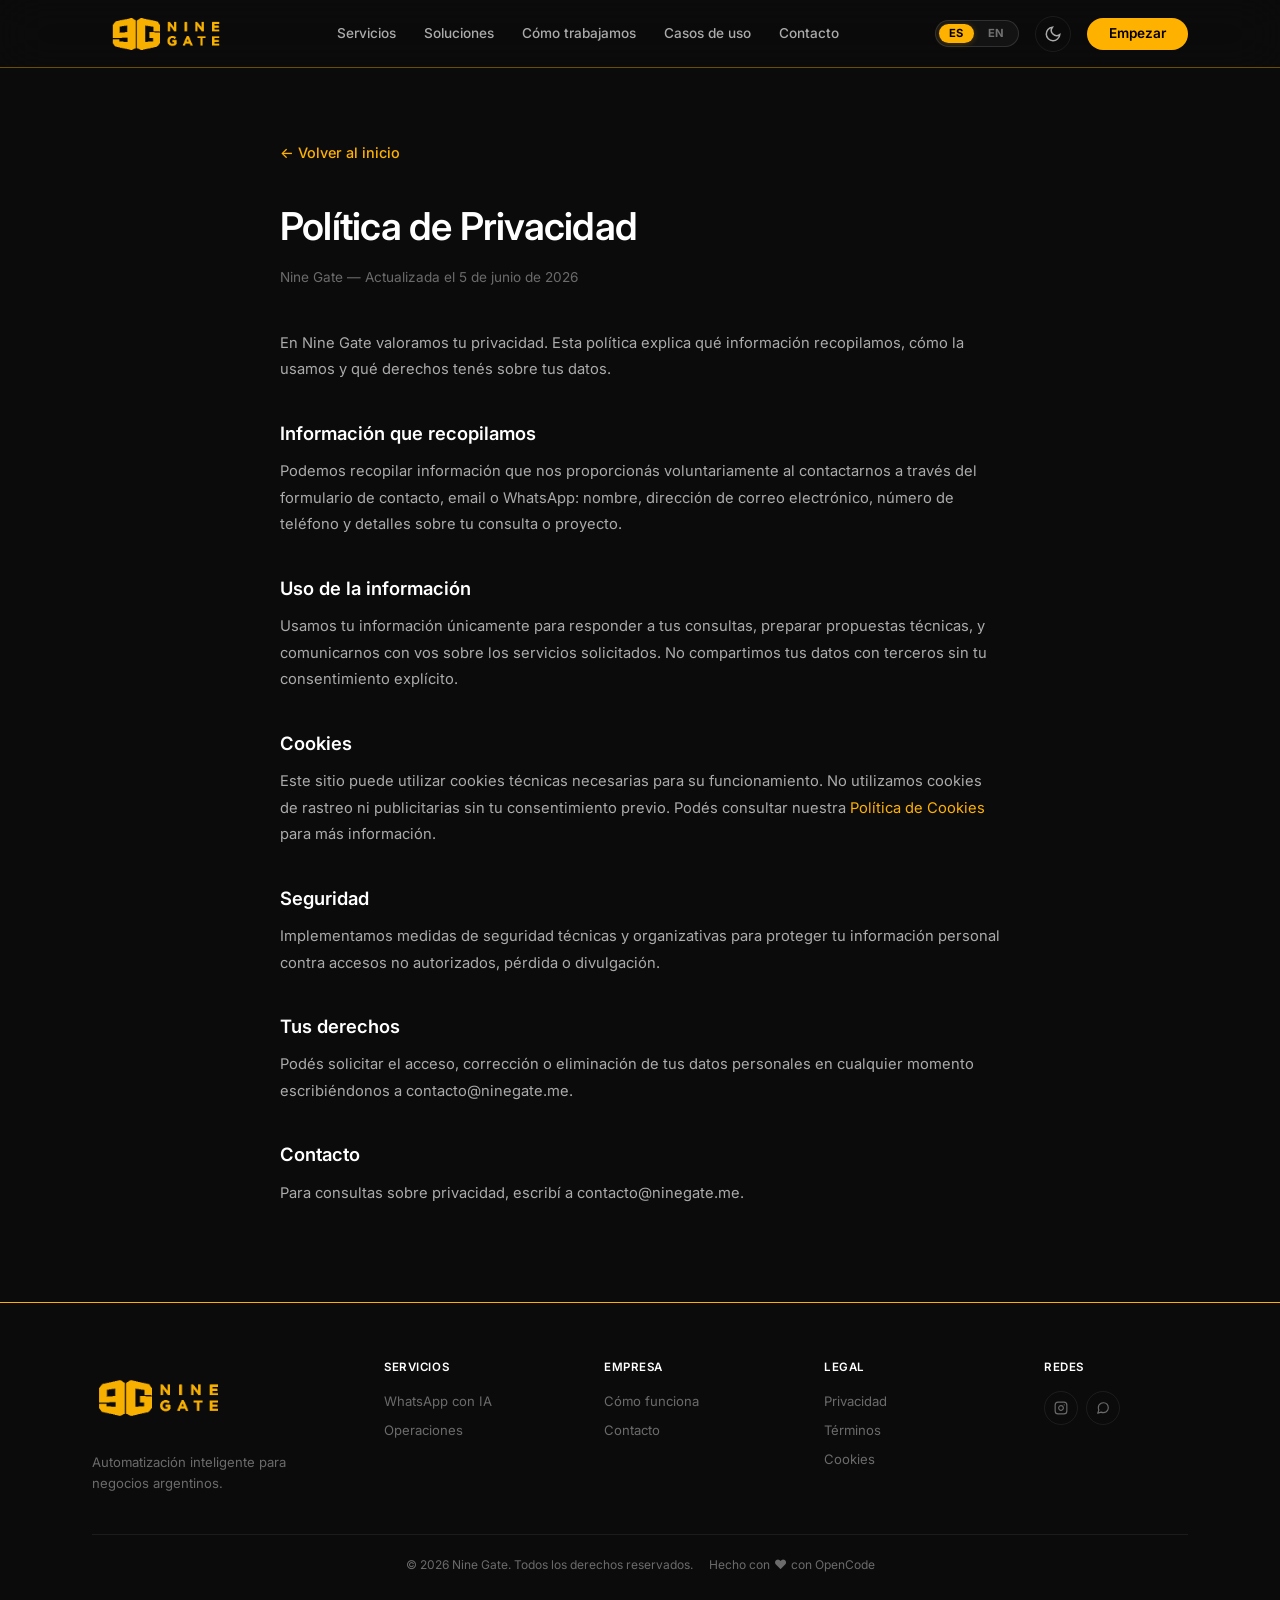
<file: privacidad.html>
<!DOCTYPE html>
<html lang="es">
<head>
  <meta charset="UTF-8" />
  <meta name="viewport" content="width=device-width, initial-scale=1.0" />
  <title>Política de Privacidad — Nine Gate</title>
  <link rel="preconnect" href="https://fonts.googleapis.com" />
  <link rel="preconnect" href="https://fonts.gstatic.com" crossorigin />
  <link rel="preload" as="style" href="https://fonts.googleapis.com/css2?family=Inter:wght@400;500;600;700;800&display=swap">
  <link rel="stylesheet" href="https://fonts.googleapis.com/css2?family=Inter:wght@400;500;600;700;800&display=swap" media="print" onload="this.media='all'">
  <noscript><link rel="stylesheet" href="https://fonts.googleapis.com/css2?family=Inter:wght@400;500;600;700;800&display=swap"></noscript>
  <link rel="icon" type="image/x-icon" href="favicon.ico">
  <link rel="icon" type="image/png" href="favicon.png">
  <link rel="icon" type="image/png" sizes="32x32" href="favicon-32x32.png">
  <link rel="icon" type="image/png" sizes="16x16" href="favicon-16x16.png">
  <link rel="apple-touch-icon" href="apple-touch-icon.png">
  <link rel="stylesheet" href="styles.css?v=15" />
  <style>
    .legal-page {
      padding: 140px 0 80px;
      max-width: 720px;
      margin: 0 auto;
    }
    .legal-page h1 {
      font-size: clamp(1.75rem, 3vw, 2.5rem);
      font-weight: 600;
      margin-bottom: 8px;
      letter-spacing: -0.02em;
    }
    .legal-page .date {
      color: var(--text-muted);
      font-size: 0.85rem;
      margin-bottom: 40px;
    }
    .legal-page h2 {
      font-size: 1.15rem;
      font-weight: 600;
      margin-top: 36px;
      margin-bottom: 10px;
    }
    .legal-page p {
      font-size: 0.92rem;
      color: var(--text-secondary);
      line-height: 1.8;
      margin-bottom: 16px;
    }
    .legal-page .back-link {
      display: inline-flex;
      align-items: center;
      gap: 6px;
      color: var(--accent);
      font-size: 0.9rem;
      font-weight: 500;
      margin-bottom: 32px;
      transition: opacity 0.2s;
    }
    .legal-page .back-link:hover {
      opacity: 0.8;
    }
    .legal-page a {
      color: var(--accent);
    }
  </style>
</head>
<body>

  <nav class="nav">
    <div class="container nav__inner">
      <a href="index.html">
        <img src="4-A.png" alt="Nine Gate" class="nav__logo-img" width="148" height="72">
      </a>
      <div class="nav__center" id="navMenu">
        <div class="nav__links">
          <a href="servicios.html" data-i18n="nav-servicios">Servicios</a>
          <a href="soluciones.html" data-i18n="nav-soluciones">Soluciones</a>
          <a href="como-trabajamos.html" data-i18n="nav-como">Cómo trabajamos</a>
          <a href="casos-de-uso.html" data-i18n="nav-casos">Casos de uso</a>
          <a href="contacto.html" data-i18n="nav-contacto">Contacto</a>
        </div>
      </div>
      <div class="nav__right">
        <button class="lang-toggle lang-toggle--nav" id="langToggleNav" aria-label="Cambiar idioma"><span class="lang-toggle__option lang-toggle__option--active">ES</span><span class="lang-toggle__option">EN</span></button>
        <button class="theme-toggle" id="themeToggle" aria-label="Cambiar tema">
          <svg class="theme-toggle__icon theme-toggle__icon--dark" width="18" height="18" viewBox="0 0 24 24" fill="none" stroke="currentColor" stroke-width="2"><path d="M21 12.79A9 9 0 1 1 11.21 3 7 7 0 0 0 21 12.79z"/></svg>
          <svg class="theme-toggle__icon theme-toggle__icon--light" width="18" height="18" viewBox="0 0 24 24" fill="none" stroke="currentColor" stroke-width="2"><circle cx="12" cy="12" r="5"/><line x1="12" y1="1" x2="12" y2="3"/><line x1="12" y1="21" x2="12" y2="23"/><line x1="4.22" y1="4.22" x2="5.64" y2="5.64"/><line x1="18.36" y1="18.36" x2="19.78" y2="19.78"/><line x1="1" y1="12" x2="3" y2="12"/><line x1="21" y1="12" x2="23" y2="12"/><line x1="4.22" y1="19.78" x2="5.64" y2="18.36"/><line x1="18.36" y1="5.64" x2="19.78" y2="4.22"/></svg>
        </button>
        <a href="contacto.html" class="btn btn--nav" data-i18n="nav-empezar">Empezar</a>
        <button class="nav__toggle" id="navToggle" aria-label="Menú">
          <span></span><span></span><span></span>
        </button>
      </div>
    </div>
  </nav>

  <div class="container legal-page">
    <a href="index.html" class="back-link">&larr; Volver al inicio</a>
    <h1>Política de Privacidad</h1>
    <p class="date">Nine Gate &mdash; Actualizada el 5 de junio de 2026</p>

    <p>En Nine Gate valoramos tu privacidad. Esta política explica qué información recopilamos, cómo la usamos y qué derechos tenés sobre tus datos.</p>

    <h2>Información que recopilamos</h2>
    <p>Podemos recopilar información que nos proporcionás voluntariamente al contactarnos a través del formulario de contacto, email o WhatsApp: nombre, dirección de correo electrónico, número de teléfono y detalles sobre tu consulta o proyecto.</p>

    <h2>Uso de la información</h2>
    <p>Usamos tu información únicamente para responder a tus consultas, preparar propuestas técnicas, y comunicarnos con vos sobre los servicios solicitados. No compartimos tus datos con terceros sin tu consentimiento explícito.</p>

    <h2>Cookies</h2>
    <p>Este sitio puede utilizar cookies técnicas necesarias para su funcionamiento. No utilizamos cookies de rastreo ni publicitarias sin tu consentimiento previo. Podés consultar nuestra <a href="cookies.html">Política de Cookies</a> para más información.</p>

    <h2>Seguridad</h2>
    <p>Implementamos medidas de seguridad técnicas y organizativas para proteger tu información personal contra accesos no autorizados, pérdida o divulgación.</p>

    <h2>Tus derechos</h2>
    <p>Podés solicitar el acceso, corrección o eliminación de tus datos personales en cualquier momento escribiéndonos a contacto@ninegate.me.</p>

    <h2>Contacto</h2>
    <p>Para consultas sobre privacidad, escribí a contacto@ninegate.me.</p>
  </div>

  <footer class="footer">
    <div class="container">
      <div class="footer__grid">
        <div class="footer__brand">
          <img src="4-A.png" alt="Nine Gate" class="footer__logo" width="164" height="80">
          <p>Automatización inteligente para negocios argentinos.</p>
        </div>
        <div>
          <h4 class="footer__heading">Servicios</h4>
          <div class="footer__links">
            <a href="servicios.html">WhatsApp con IA</a>
            <a href="servicios.html">Operaciones</a>
          </div>
        </div>
        <div>
          <h4 class="footer__heading">Empresa</h4>
          <div class="footer__links">
            <a href="index.html#como-funciona">Cómo funciona</a>
            <a href="contacto.html">Contacto</a>
          </div>
        </div>
        <div>
          <h4 class="footer__heading">Legal</h4>
          <div class="footer__links">
            <a href="privacidad.html">Privacidad</a>
            <a href="terminos.html">Términos</a>
            <a href="cookies.html">Cookies</a>
          </div>
        </div>
        <div>
          <h4 class="footer__heading">Redes</h4>
          <div class="footer__social">
            <a href="#" aria-label="Instagram">
              <svg viewBox="0 0 24 24" fill="none" stroke="currentColor" stroke-width="2" stroke-linecap="round" stroke-linejoin="round"><rect x="2" y="2" width="20" height="20" rx="5" ry="5"/><path d="M16 11.37A4 4 0 1 1 12.63 8 4 4 0 0 1 16 11.37z"/><line x1="17.5" y1="6.5" x2="17.51" y2="6.5"/></svg>
            </a>
            <a href="https://wa.me/5492915052439?text=Hola%20Nine%20Gate,%20estuve%20viendo%20su%20web%20y%20me%20gustar%C3%ADa%20saber%20qu%C3%A9%20procesos%20de%20mi%20empresa%20podr%C3%ADan%20automatizar." target="_blank" rel="noopener" aria-label="WhatsApp">
              <svg viewBox="0 0 24 24" fill="none" stroke="currentColor" stroke-width="2" stroke-linecap="round" stroke-linejoin="round"><path d="M21 11.5a8.38 8.38 0 0 1-.9 3.8 8.5 8.5 0 0 1-7.6 4.7 8.38 8.38 0 0 1-3.8-.9L3 21l1.9-5.7a8.38 8.38 0 0 1-.9-3.8 8.5 8.5 0 0 1 4.7-7.6 8.38 8.38 0 0 1 3.8-.9h.5a8.48 8.48 0 0 1 8 8v.5z"/></svg>
            </a>
          </div>
        </div>
      </div>
      <div class="footer__bottom footer__bottom--flex">
        <p>© 2026 Nine Gate. Todos los derechos reservados.</p>
        <div class="footer__credit">
          <span class="footer__credit-text" data-i18n="footer-credit">Hecho con</span>
          <span class="footer__credit-heart">❤️</span>
          <span class="footer__credit-text">con OpenCode</span>
        </div>
      </div>
    </div>
  </footer>

  <script>
    if ('serviceWorker' in navigator) {
      navigator.serviceWorker.getRegistrations().then(function(regs) {
        regs.forEach(function(r) { r.unregister(); });
      });
      caches.keys().then(function(names) {
        names.forEach(function(name) { caches.delete(name); });
      });
    }
  </script>
  <script src="script.js?v=16"></script>
</body>
</html>
</file>
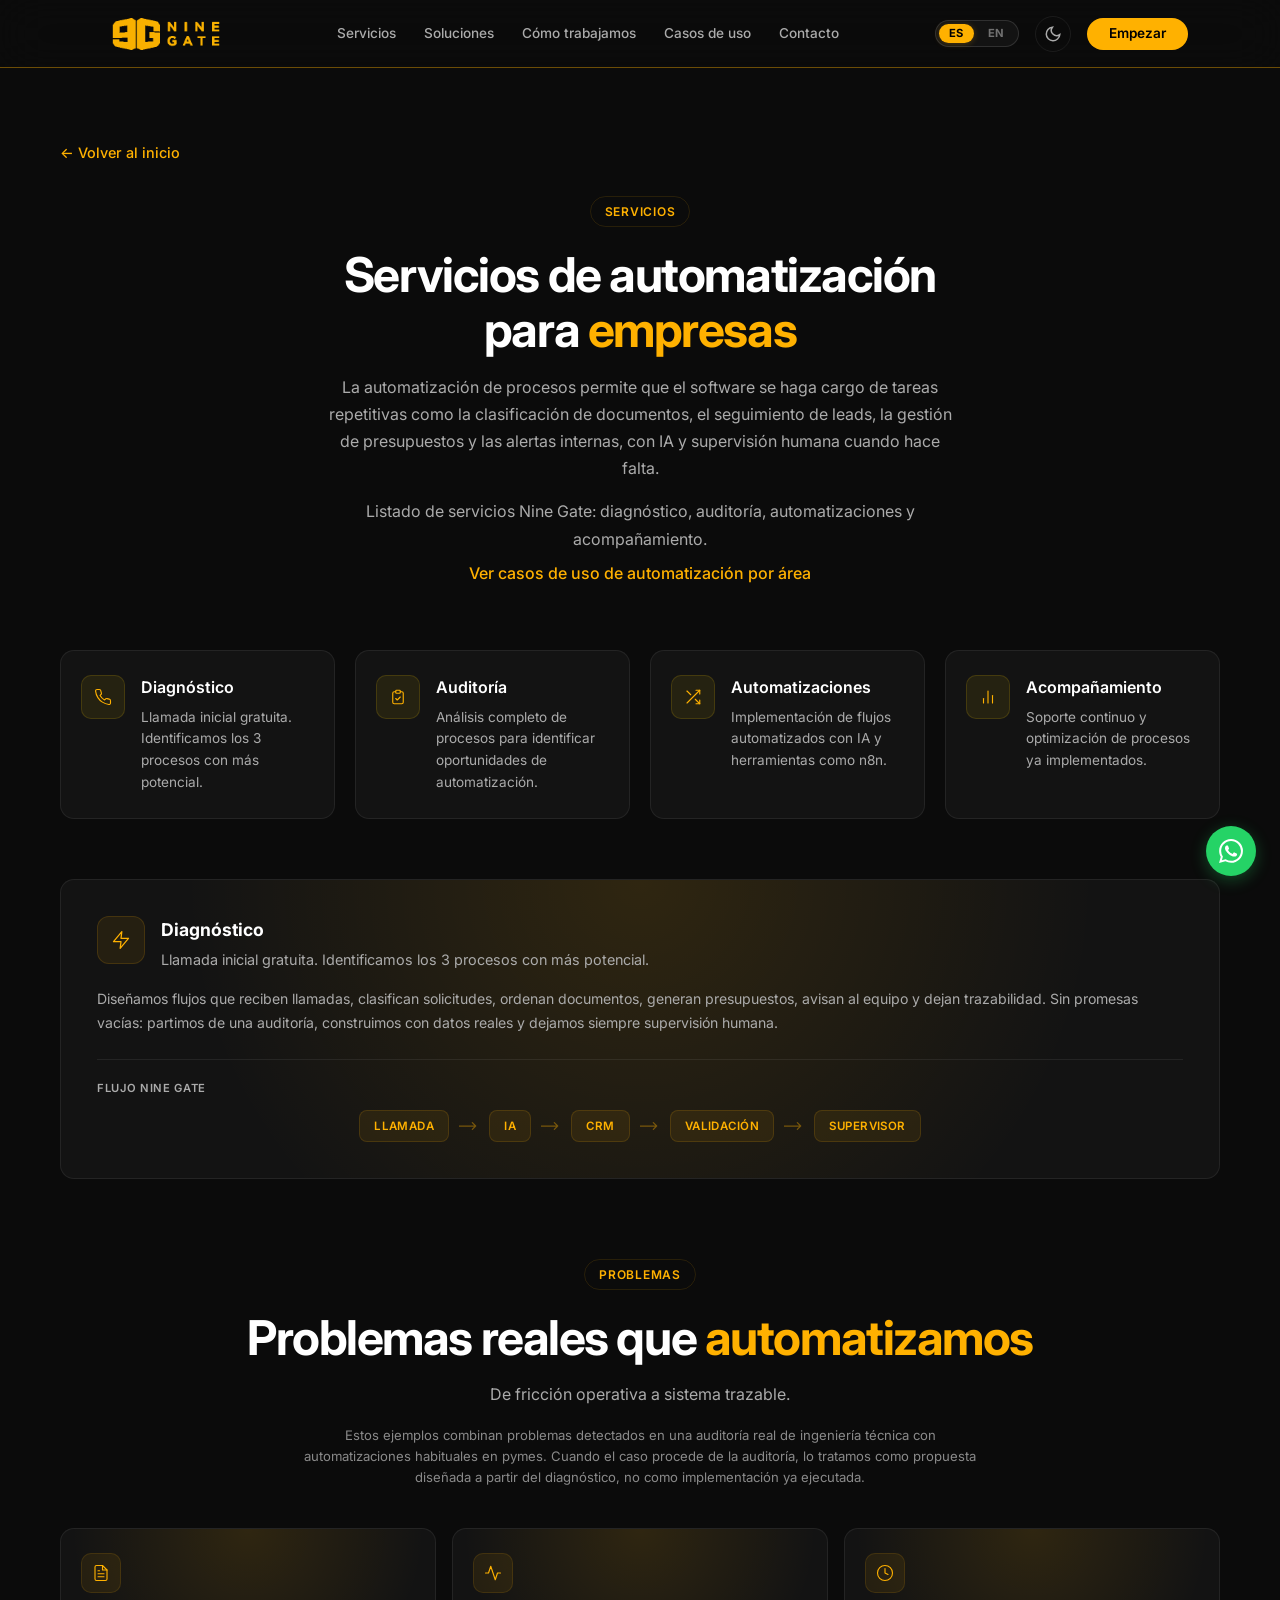
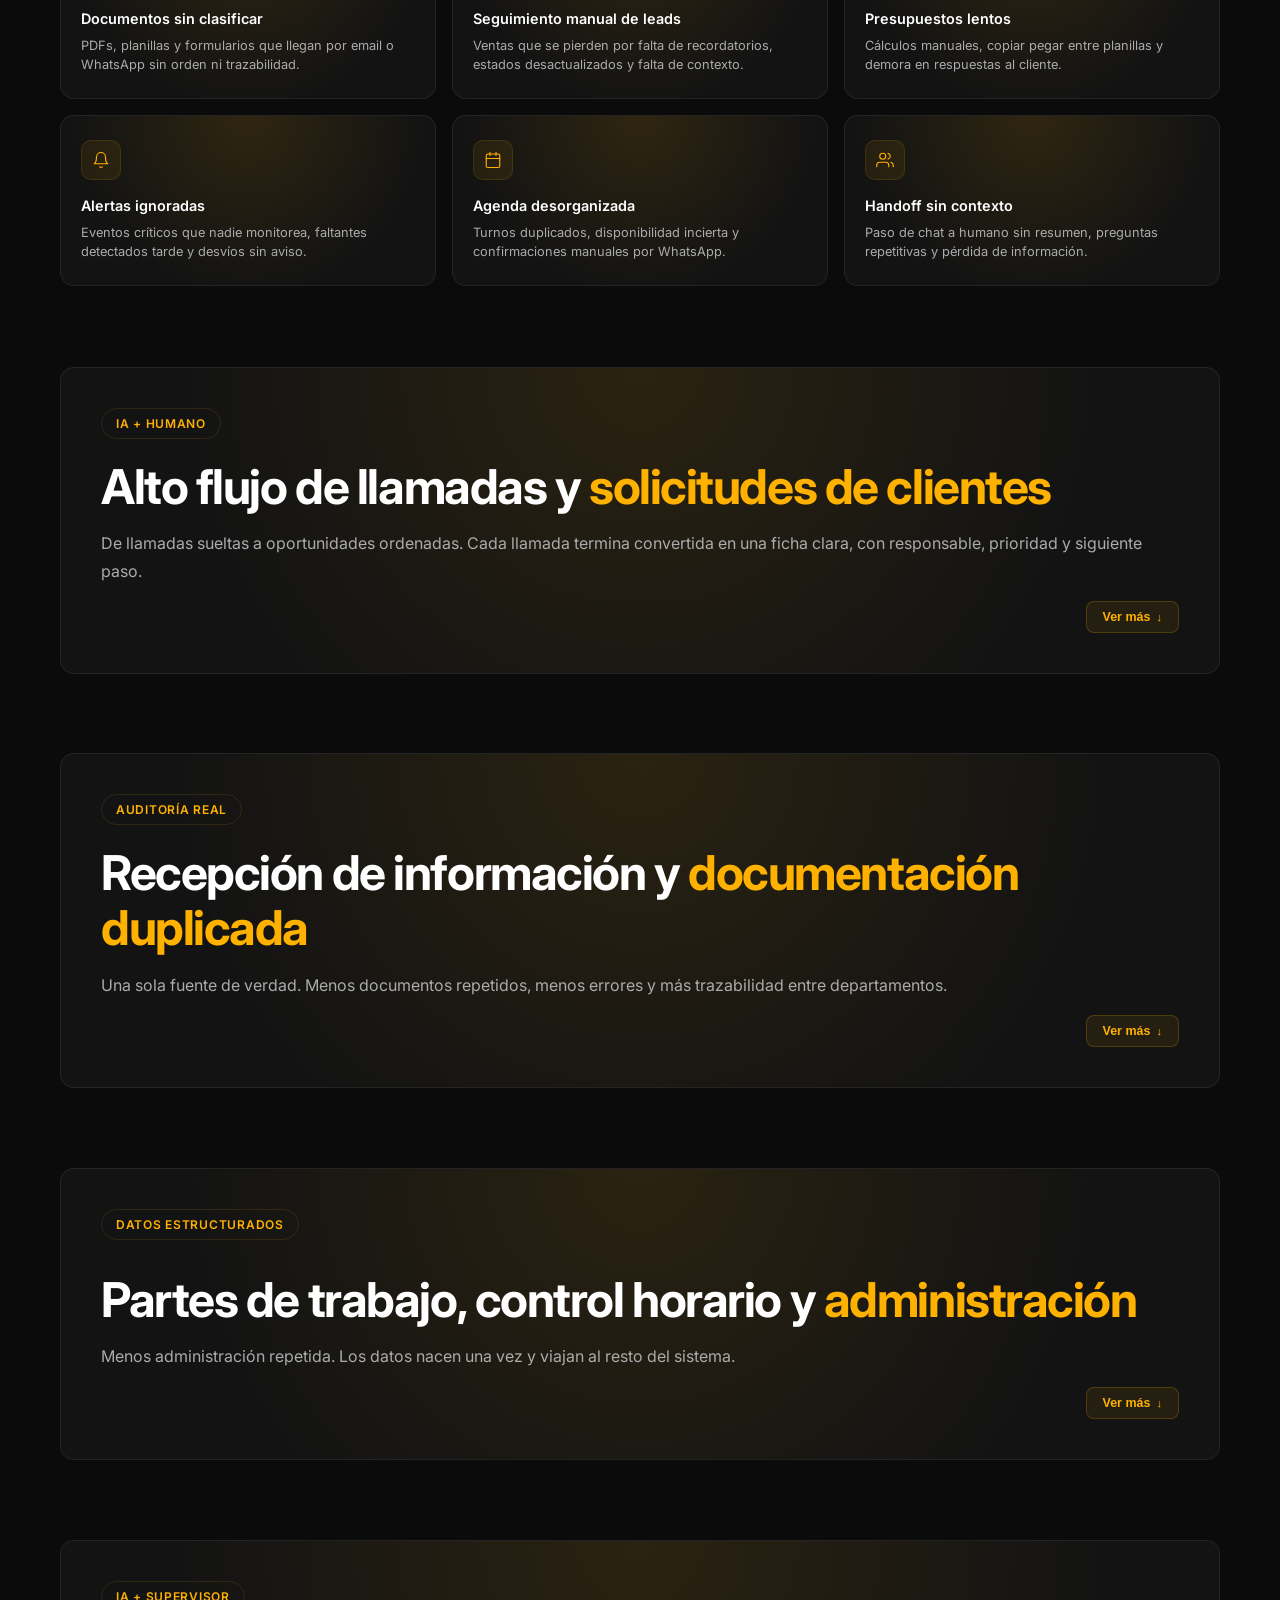
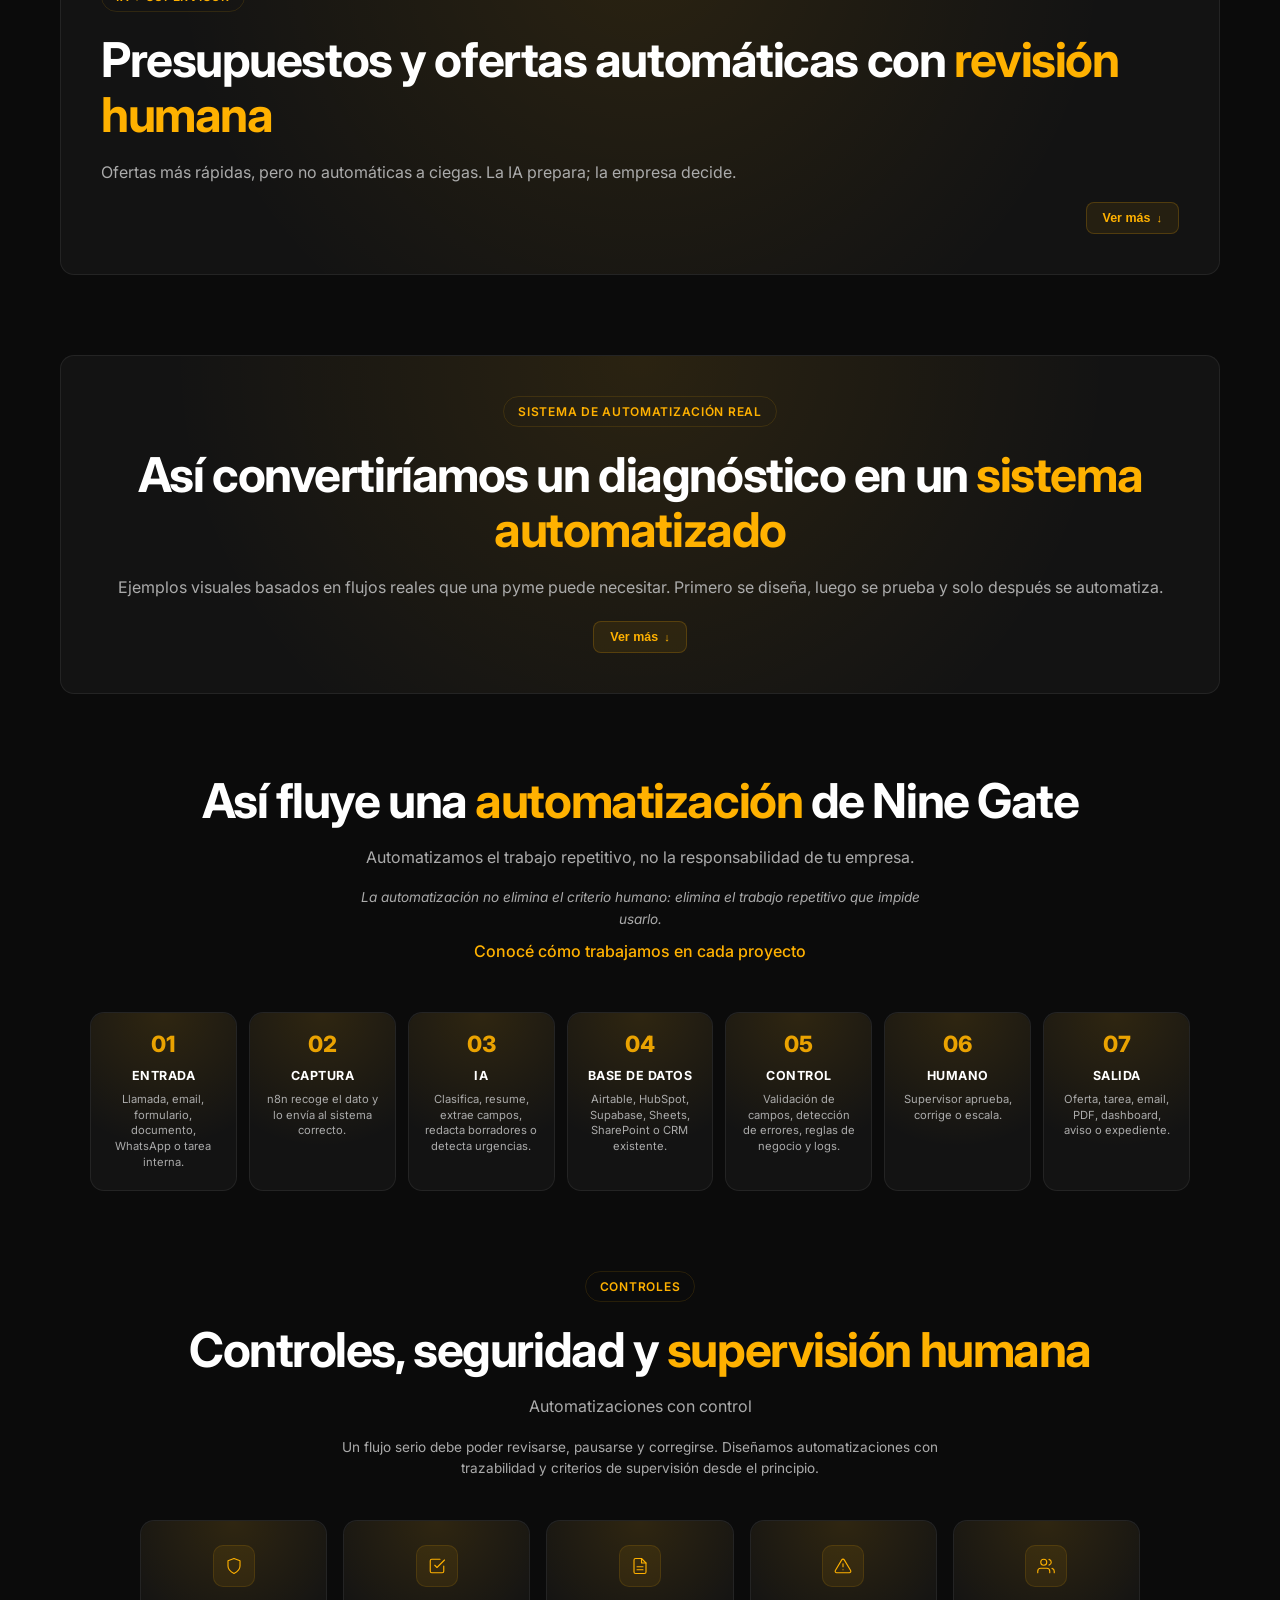
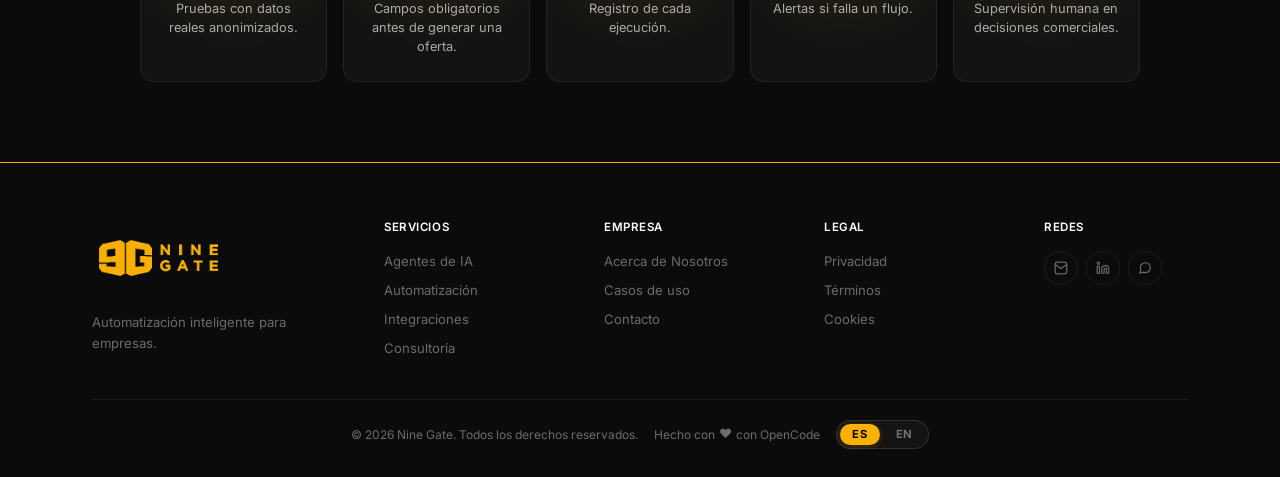
<file: servicios.html>
<!DOCTYPE html>
<html lang="es">
<head>
  <meta charset="UTF-8">
  <meta name="viewport" content="width=device-width, initial-scale=1.0">
  <meta name="description" content="Automatización de procesos para empresas: diagnóstico, auditoría y agentes de IA con supervisión humana para optimizar tareas y operaciones.">
  <link rel="canonical" href="https://ninegate.me/servicios.html">
  <meta property="og:type" content="website">
  <meta property="og:locale" content="es_AR">
  <meta property="og:site_name" content="Nine Gate">
  <meta property="og:url" content="https://ninegate.me/servicios.html">
  <meta property="og:title" content="Servicios de automatización y IA para empresas">
  <meta property="og:description" content="Diagnóstico, auditoría, automatizaciones y acompañamiento. Automatizamos documentos, leads, presupuestos y agenda — con controles y supervisión humana.">
  <meta name="twitter:card" content="summary_large_image">
  <meta name="twitter:url" content="https://ninegate.me/servicios.html">
  <meta name="twitter:title" content="Servicios de automatización y IA para empresas">
  <meta name="twitter:description" content="Diagnóstico, auditoría, automatizaciones y acompañamiento. Automatizamos documentos, leads, presupuestos y agenda — con controles y supervisión humana.">
  <link rel="preconnect" href="https://fonts.googleapis.com">
  <link rel="preconnect" href="https://fonts.gstatic.com" crossorigin>
  <link rel="preload" as="style" href="https://fonts.googleapis.com/css2?family=Inter:wght@400;500;600;700;800&display=swap">
  <link rel="stylesheet" href="https://fonts.googleapis.com/css2?family=Inter:wght@400;500;600;700;800&display=swap" media="print" onload="this.media='all'">
  <noscript><link rel="stylesheet" href="https://fonts.googleapis.com/css2?family=Inter:wght@400;500;600;700;800&display=swap"></noscript>
  <link rel="icon" type="image/x-icon" href="favicon.ico">
  <link rel="icon" type="image/png" href="favicon.png">
  <link rel="icon" type="image/png" sizes="32x32" href="favicon-32x32.png">
  <link rel="icon" type="image/png" sizes="16x16" href="favicon-16x16.png">
  <link rel="apple-touch-icon" href="apple-touch-icon.png">
  <title>Automatización de procesos y agentes IA para empresas | Nine Gate</title>
  <link rel="stylesheet" href="styles.css?v=15">
  <style>
    .back-link {
      display: inline-flex;
      align-items: center;
      gap: 6px;
      color: var(--accent);
      font-size: 0.9rem;
      font-weight: 500;
      margin-bottom: 32px;
      transition: opacity 0.2s;
    }
    .back-link:hover {
      opacity: 0.8;
    }
    .serv-list-link {
      margin-top: 8px;
      text-align: center;
    }
    .serv-list-link a {
      color: var(--accent);
      font-weight: 500;
    }
    .serv-list-link a:hover {
      text-decoration: underline;
    }
    .serv-intro {
      margin: 8px 0 16px;
    }
    .servicios-page {
      padding: 140px 0 80px;
    }
    .serv-featured {
      margin-top: 60px;
      background: var(--surface);
      border: 1px solid var(--border);
      border-radius: var(--radius-lg);
      padding: 36px;
      position: relative;
      transition: border-color 0.3s var(--ease), box-shadow 0.3s var(--ease), transform 0.3s var(--ease);
    }
    .serv-featured::before {
      content: '';
      position: absolute;
      inset: 0;
      border-radius: inherit;
      background: radial-gradient(circle at 50% 0%, var(--accent) 0%, transparent 70%);
      opacity: 0.12;
      transition: opacity 0.3s;
      pointer-events: none;
      z-index: 0;
    }
    .serv-featured:hover::before {
      opacity: 0.22;
    }
    .serv-featured:hover {
      border-color: var(--accent);
      box-shadow: 0 0 50px rgba(255, 177, 0, 0.35), 0 0 100px rgba(255, 177, 0, 0.15);
      transform: translateY(-2px);
    }
    .serv-featured > * {
      position: relative;
      z-index: 1;
    }
    .serv-featured__header {
      display: flex;
      align-items: flex-start;
      gap: 16px;
      margin-bottom: 16px;
    }
    .serv-featured__icon-box {
      width: 48px;
      height: 48px;
      border-radius: 12px;
      display: flex;
      align-items: center;
      justify-content: center;
      background: rgba(255, 177, 0, 0.08);
      border: 1px solid rgba(255, 177, 0, 0.15);
      color: var(--accent);
      flex-shrink: 0;
    }
    .serv-featured__icon-box svg {
      width: 20px;
      height: 20px;
    }
    .serv-featured__title {
      font-size: 1.1rem;
      font-weight: 700;
      margin-bottom: 4px;
    }
    .serv-featured__desc {
      font-size: 0.9rem;
      color: var(--text-secondary);
      line-height: 1.6;
    }
    .serv-featured__detail {
      font-size: 0.88rem;
      color: var(--text-secondary);
      line-height: 1.7;
      margin-bottom: 24px;
    }
    .serv-featured__flow {
      border-top: 1px solid var(--border);
      padding-top: 20px;
    }
    .serv-featured__flow-label {
      display: block;
      font-size: 0.7rem;
      font-weight: 600;
      color: var(--text-secondary);
      text-transform: uppercase;
      letter-spacing: 0.06em;
      margin-bottom: 12px;
    }
    .serv-featured__flow-steps {
      display: flex;
      align-items: center;
      justify-content: center;
      gap: 10px;
      flex-wrap: wrap;
    }
    .serv-featured__flow-step {
      display: flex;
      align-items: center;
      justify-content: center;
      padding: 6px 14px;
      background: rgba(255, 177, 0, 0.08);
      border: 1px solid rgba(255, 177, 0, 0.15);
      border-radius: 8px;
    }
    .serv-featured__flow-step .serv-featured__flow-label {
      font-size: 0.72rem;
      font-weight: 600;
      color: var(--accent);
      text-transform: uppercase;
      letter-spacing: 0.04em;
      margin-bottom: 0;
    }
    .serv-featured__flow-arrow {
      width: 20px;
      height: 10px;
      color: rgba(255, 177, 0, 0.4);
      flex-shrink: 0;
    }
    @media (max-width: 600px) {
      .serv-featured__header {
        flex-direction: column;
        gap: 12px;
      }
      .serv-featured__flow-steps {
        gap: 6px;
      }
    }
    .serv-problems {
      margin-top: 80px;
    }
    .serv-problems__header {
      text-align: center;
      margin-bottom: 40px;
    }
    .serv-problems__note {
      font-size: 0.82rem;
      color: var(--text-secondary);
      line-height: 1.6;
      max-width: 700px;
      margin: 16px auto 0;
      opacity: 0.8;
    }
    .serv-problems__grid {
      display: grid;
      grid-template-columns: repeat(3, 1fr);
      gap: 16px;
    }
    .serv-problems__card {
      background: var(--surface);
      border: 1px solid var(--border);
      border-radius: var(--radius-lg);
      padding: 24px 20px;
      transition: border-color 0.3s var(--ease), box-shadow 0.3s var(--ease), transform 0.3s var(--ease);
      position: relative;
    }
    .serv-problems__card::before {
      content: '';
      position: absolute;
      inset: 0;
      border-radius: inherit;
      background: radial-gradient(circle at 50% 0%, var(--accent) 0%, transparent 70%);
      opacity: 0.12;
      transition: opacity 0.3s;
      pointer-events: none;
      z-index: 0;
    }
    .serv-problems__card:hover::before {
      opacity: 0.22;
    }
    .serv-problems__card:hover {
      border-color: var(--accent);
      box-shadow: 0 0 50px rgba(255, 177, 0, 0.35), 0 0 100px rgba(255, 177, 0, 0.15);
      transform: translateY(-2px);
    }
    .serv-problems__card > * {
      position: relative;
      z-index: 1;
    }
    .serv-problems__card-icon {
      width: 40px;
      height: 40px;
      border-radius: 10px;
      display: flex;
      align-items: center;
      justify-content: center;
      background: rgba(255, 177, 0, 0.08);
      border: 1px solid rgba(255, 177, 0, 0.12);
      color: var(--accent);
      margin-bottom: 14px;
    }
    .serv-problems__card-icon svg {
      width: 18px;
      height: 18px;
    }
    .serv-problems__card-title {
      font-size: 0.9rem;
      font-weight: 600;
      margin-bottom: 6px;
    }
    .serv-problems__card-desc {
      font-size: 0.8rem;
      color: var(--text-secondary);
      line-height: 1.5;
    }
    @media (max-width: 768px) {
      .serv-problems__grid {
        grid-template-columns: 1fr 1fr;
      }
    }
    @media (max-width: 600px) {
      .serv-problems__grid {
        grid-template-columns: 1fr;
      }
    }
    .serv-case {
      margin-top: 80px;
      background: var(--surface);
      border: 1px solid var(--border);
      border-radius: var(--radius-lg);
      padding: 40px;
      position: relative;
    }
    .serv-case::before {
      content: '';
      position: absolute;
      inset: 0;
      border-radius: inherit;
      background: radial-gradient(circle at 50% 0%, var(--accent) 0%, transparent 70%);
      opacity: 0.10;
      pointer-events: none;
      z-index: 0;
    }
    .serv-case > * {
      position: relative;
      z-index: 1;
    }
    .serv-case__header {
      text-align: center;
      margin-bottom: 40px;
    }
    .serv-case__grid {
      display: grid;
      grid-template-columns: 1fr 1fr;
      gap: 20px;
      margin-bottom: 32px;
    }
    .serv-case__block {
      background: rgba(255, 177, 0, 0.04);
      border: 1px solid rgba(255, 177, 0, 0.1);
      border-radius: var(--radius-lg);
      padding: 24px;
    }
    .serv-case__block-title {
      font-size: 0.8rem;
      font-weight: 700;
      color: var(--accent);
      text-transform: uppercase;
      letter-spacing: 0.06em;
      margin-bottom: 10px;
    }
    .serv-case__block-desc {
      font-size: 0.88rem;
      color: var(--text-secondary);
      line-height: 1.7;
    }
    .serv-case__flow {
      margin-bottom: 32px;
    }
    .serv-case__flow-title {
      font-size: 0.8rem;
      font-weight: 700;
      color: var(--accent);
      text-transform: uppercase;
      letter-spacing: 0.06em;
      margin-bottom: 16px;
      text-align: center;
    }
    .serv-case__flow-steps {
      display: flex;
      flex-direction: column;
      gap: 10px;
    }
    .serv-case__flow-step {
      display: flex;
      align-items: flex-start;
      gap: 12px;
      padding: 12px 16px;
      background: rgba(255, 177, 0, 0.04);
      border: 1px solid rgba(255, 177, 0, 0.08);
      border-radius: 10px;
    }
    .serv-case__flow-num {
      font-size: 0.7rem;
      font-weight: 700;
      color: var(--accent);
      background: rgba(255, 177, 0, 0.1);
      padding: 2px 8px;
      border-radius: 4px;
      flex-shrink: 0;
    }
    .serv-case__flow-text {
      font-size: 0.85rem;
      color: var(--text-secondary);
      line-height: 1.6;
    }
    .serv-case__result {
      background: rgba(255, 177, 0, 0.06);
      border: 1px solid rgba(255, 177, 0, 0.12);
      border-radius: var(--radius-lg);
      padding: 24px;
      text-align: center;
    }
    .serv-case__result-title {
      font-size: 0.8rem;
      font-weight: 700;
      color: var(--accent);
      text-transform: uppercase;
      letter-spacing: 0.06em;
      margin-bottom: 8px;
    }
    .serv-case__result-desc {
      font-size: 0.9rem;
      color: var(--text-secondary);
      line-height: 1.6;
    }
    .serv-case__block--full {
      margin-bottom: 24px;
    }
    .serv-system {
      margin-top: 80px;
      background: var(--surface);
      border: 1px solid var(--border);
      border-radius: var(--radius-lg);
      padding: 40px;
      position: relative;
    }
    .serv-system::before {
      content: '';
      position: absolute;
      inset: 0;
      border-radius: inherit;
      background: radial-gradient(circle at 50% 0%, var(--accent) 0%, transparent 70%);
      opacity: 0.10;
      pointer-events: none;
      z-index: 0;
    }
    .serv-system > * {
      position: relative;
      z-index: 1;
    }
    .serv-system__header {
      text-align: center;
      margin-bottom: 0;
    }
    .serv-system__toggle-row {
      display: flex;
      justify-content: center;
      margin-top: 20px;
    }
    .serv-system__toggle {
      display: inline-flex;
      align-items: center;
      gap: 6px;
      background: rgba(255, 177, 0, 0.08);
      border: 1px solid rgba(255, 177, 0, 0.2);
      color: var(--accent);
      font-size: 0.78rem;
      font-weight: 600;
      padding: 8px 16px;
      border-radius: 8px;
      cursor: pointer;
      transition: background 0.3s, border-color 0.3s;
    }
    .serv-system__toggle:hover {
      background: rgba(255, 177, 0, 0.14);
      border-color: var(--accent);
    }
    .serv-system__toggle::after {
      content: '↓';
      font-size: 0.7rem;
      transition: transform 0.3s;
    }
    .serv-system--open .serv-system__toggle::after {
      transform: rotate(180deg);
    }
    .serv-system__body {
      display: none;
      margin-top: 32px;
    }
    .serv-system--open .serv-system__body {
      display: block;
    }
    .serv-system__grid {
      display: grid;
      grid-template-columns: repeat(3, 1fr);
      gap: 20px;
    }
    .serv-system__card {
      background: rgba(255, 177, 0, 0.04);
      border: 1px solid rgba(255, 177, 0, 0.1);
      border-radius: var(--radius-lg);
      padding: 24px 20px;
    }
    .serv-system__card-title {
      font-size: 0.9rem;
      font-weight: 600;
      margin-bottom: 8px;
    }
    .serv-system__card-desc {
      font-size: 0.8rem;
      color: var(--text-secondary);
      line-height: 1.5;
      margin-bottom: 16px;
    }
    .serv-system__card-label {
      font-size: 0.65rem;
      font-weight: 700;
      color: var(--accent);
      text-transform: uppercase;
      letter-spacing: 0.06em;
      margin-bottom: 12px;
    }
    .serv-system__flow {
      display: flex;
      align-items: center;
      justify-content: center;
      gap: 4px;
      flex-wrap: wrap;
    }
    .serv-system__flow-step {
      display: flex;
      align-items: center;
      justify-content: center;
      padding: 4px 8px;
      background: rgba(255, 177, 0, 0.08);
      border: 1px solid rgba(255, 177, 0, 0.15);
      border-radius: 6px;
    }
    .serv-system__flow-step span {
      font-size: 0.55rem;
      font-weight: 600;
      color: var(--accent);
      text-transform: uppercase;
      letter-spacing: 0.04em;
      white-space: nowrap;
    }
    .serv-system__flow-arrow {
      width: 14px;
      height: 7px;
      color: rgba(255, 177, 0, 0.4);
      flex-shrink: 0;
    }
    @media (max-width: 768px) {
      .serv-system__grid {
        grid-template-columns: 1fr;
      }
      .serv-system {
        padding: 28px 20px;
      }
    }
    .serv-flow {
      margin-top: 80px;
      text-align: center;
    }
    .serv-flow__header {
      margin-bottom: 48px;
    }
    .serv-flow__note {
      font-size: 0.85rem;
      color: var(--text-secondary);
      line-height: 1.6;
      max-width: 600px;
      margin: 16px auto 0;
      font-style: italic;
    }
    .serv-flow__steps {
      display: grid;
      grid-template-columns: repeat(7, 1fr);
      gap: 12px;
      max-width: 1100px;
      margin: 0 auto;
    }
    .serv-flow__step {
      background: var(--surface);
      border: 1px solid var(--border);
      border-radius: var(--radius-lg);
      padding: 20px 14px;
      text-align: center;
      transition: border-color 0.3s var(--ease), box-shadow 0.3s var(--ease), transform 0.3s var(--ease);
      position: relative;
    }
    .serv-flow__step::before {
      content: '';
      position: absolute;
      inset: 0;
      border-radius: inherit;
      background: radial-gradient(circle at 50% 0%, var(--accent) 0%, transparent 70%);
      opacity: 0.12;
      transition: opacity 0.3s;
      pointer-events: none;
      z-index: 0;
    }
    .serv-flow__step:hover::before {
      opacity: 0.22;
    }
    .serv-flow__step:hover {
      border-color: var(--accent);
      box-shadow: 0 0 50px rgba(255, 177, 0, 0.35), 0 0 100px rgba(255, 177, 0, 0.15);
      transform: translateY(-2px);
    }
    .serv-flow__step > * {
      position: relative;
      z-index: 1;
    }
    .serv-flow__step-num {
      font-size: 1.4rem;
      font-weight: 800;
      color: var(--accent);
      opacity: 0.9;
      line-height: 1;
      margin-bottom: 10px;
    }
    .serv-flow__step-content {
      flex: 1;
    }
    .serv-flow__step-title {
      font-size: 0.78rem;
      font-weight: 700;
      margin-bottom: 6px;
      text-transform: uppercase;
      letter-spacing: 0.04em;
    }
    .serv-flow__step-desc {
      font-size: 0.7rem;
      color: var(--text-secondary);
      line-height: 1.4;
    }
    @media (max-width: 1024px) {
      .serv-flow__steps {
        grid-template-columns: repeat(4, 1fr);
      }
    }
    @media (max-width: 768px) {
      .serv-flow__steps {
        grid-template-columns: repeat(2, 1fr);
      }
    }
    @media (max-width: 480px) {
      .serv-flow__steps {
        grid-template-columns: 1fr;
      }
    }
    .serv-controls {
      margin-top: 80px;
      text-align: center;
    }
    .serv-controls__header {
      margin-bottom: 40px;
    }
    .serv-controls__note {
      font-size: 0.85rem;
      color: var(--text-secondary);
      line-height: 1.6;
      max-width: 600px;
      margin: 16px auto 0;
    }
    .serv-controls__grid {
      display: grid;
      grid-template-columns: repeat(5, 1fr);
      gap: 16px;
      max-width: 1000px;
      margin: 0 auto;
    }
    .serv-controls__item {
      background: var(--surface);
      border: 1px solid var(--border);
      border-radius: var(--radius-lg);
      padding: 24px 16px;
      text-align: center;
      transition: border-color 0.3s var(--ease), box-shadow 0.3s var(--ease), transform 0.3s var(--ease);
      position: relative;
    }
    .serv-controls__item::before {
      content: '';
      position: absolute;
      inset: 0;
      border-radius: inherit;
      background: radial-gradient(circle at 50% 0%, var(--accent) 0%, transparent 70%);
      opacity: 0.12;
      transition: opacity 0.3s;
      pointer-events: none;
      z-index: 0;
    }
    .serv-controls__item:hover::before {
      opacity: 0.22;
    }
    .serv-controls__item:hover {
      border-color: var(--accent);
      box-shadow: 0 0 50px rgba(255, 177, 0, 0.35), 0 0 100px rgba(255, 177, 0, 0.15);
      transform: translateY(-2px);
    }
    .serv-controls__item > * {
      position: relative;
      z-index: 1;
    }
    .serv-controls__icon {
      width: 42px;
      height: 42px;
      border-radius: 10px;
      display: flex;
      align-items: center;
      justify-content: center;
      background: rgba(255, 177, 0, 0.08);
      border: 1px solid rgba(255, 177, 0, 0.12);
      color: var(--accent);
      margin: 0 auto 12px;
    }
    .serv-controls__icon svg {
      width: 18px;
      height: 18px;
    }
    .serv-controls__text {
      font-size: 0.8rem;
      color: var(--text-secondary);
      line-height: 1.5;
    }
    @media (max-width: 768px) {
      .serv-controls__grid {
        grid-template-columns: repeat(2, 1fr);
      }
    }
    @media (max-width: 480px) {
      .serv-controls__grid {
        grid-template-columns: 1fr;
      }
    }
    .serv-case__header {
      text-align: left;
      margin-bottom: 0;
    }
    .serv-case__toggle-row {
      display: flex;
      justify-content: flex-end;
      margin-top: 16px;
    }
    .serv-case__toggle {
      display: inline-flex;
      align-items: center;
      gap: 6px;
      background: rgba(255, 177, 0, 0.08);
      border: 1px solid rgba(255, 177, 0, 0.2);
      color: var(--accent);
      font-size: 0.78rem;
      font-weight: 600;
      padding: 8px 16px;
      border-radius: 8px;
      cursor: pointer;
      transition: background 0.3s, border-color 0.3s;
    }
    .serv-case__toggle:hover {
      background: rgba(255, 177, 0, 0.14);
      border-color: var(--accent);
    }
    .serv-case__toggle::after {
      content: '↓';
      font-size: 0.7rem;
      transition: transform 0.3s;
    }
    .serv-case--open .serv-case__toggle::after {
      transform: rotate(180deg);
    }
    .serv-case__body {
      display: none;
      margin-top: 24px;
    }
    .serv-case--open .serv-case__body {
      display: block;
    }
    .serv-case__tag-row {
      display: flex;
      align-items: center;
      gap: 12px;
      margin-bottom: 12px;
    }
    .serv-case__price {
      font-size: 0.75rem;
      font-weight: 700;
      color: var(--accent);
      background: rgba(255, 177, 0, 0.1);
      border: 1px solid rgba(255, 177, 0, 0.2);
      padding: 4px 12px;
      border-radius: 100px;
    }
    @media (max-width: 768px) {
      .serv-case__grid {
        grid-template-columns: 1fr;
      }
      .serv-case {
        padding: 28px 20px;
      }
    }

    /* Light mode — servicios */
    [data-theme="light"] .serv-featured {
      background: #fff;
    }
    [data-theme="light"] .serv-featured::before {
      opacity: 0.06;
    }
    [data-theme="light"] .serv-featured:hover::before {
      opacity: 0.12;
    }
    [data-theme="light"] .serv-featured__icon-box {
      background: rgba(255, 177, 0, 0.10);
      border-color: rgba(255, 177, 0, 0.20);
    }
    [data-theme="light"] .serv-problems__card {
      background: #fff;
    }
    [data-theme="light"] .serv-problems__card::before {
      opacity: 0.06;
    }
    [data-theme="light"] .serv-problems__card:hover::before {
      opacity: 0.12;
    }
    [data-theme="light"] .serv-problems__icon {
      background: rgba(255, 177, 0, 0.10);
      border-color: rgba(255, 177, 0, 0.18);
    }
    [data-theme="light"] .serv-case {
      background: #fff;
    }
    [data-theme="light"] .serv-case::before {
      opacity: 0.05;
    }
    [data-theme="light"] .serv-case:hover::before {
      opacity: 0.10;
    }
    [data-theme="light"] .serv-case__toggle {
      background: rgba(255, 177, 0, 0.08);
      border-color: rgba(255, 177, 0, 0.22);
    }
    [data-theme="light"] .serv-case__toggle:hover {
      background: rgba(255, 177, 0, 0.14);
    }
    [data-theme="light"] .serv-case__price {
      background: rgba(255, 177, 0, 0.08);
      border-color: rgba(255, 177, 0, 0.20);
    }
    [data-theme="light"] .serv-system__card {
      background: #fff;
    }
    [data-theme="light"] .serv-system__card::before {
      opacity: 0.05;
    }
    [data-theme="light"] .serv-system__card:hover::before {
      opacity: 0.10;
    }
    [data-theme="light"] .serv-system__step {
      background: rgba(255, 177, 0, 0.04);
      border-color: rgba(255, 177, 0, 0.14);
    }
    [data-theme="light"] .serv-system__arrow {
      color: var(--accent);
    }
    [data-theme="light"] .serv-flow__grid {
      background: #fff;
    }
    [data-theme="light"] .serv-flow__grid::before {
      opacity: 0.05;
    }
    [data-theme="light"] .serv-flow__grid:hover::before {
      opacity: 0.10;
    }
    [data-theme="light"] .serv-flow__step {
      background: rgba(255, 177, 0, 0.04);
      border-color: rgba(255, 177, 0, 0.14);
    }
    [data-theme="light"] .serv-flow__arrow {
      color: var(--accent);
    }
    [data-theme="light"] .serv-controls__item {
      background: #fff;
    }
    [data-theme="light"] .serv-controls__item::before {
      opacity: 0.06;
    }
    [data-theme="light"] .serv-controls__item:hover::before {
      opacity: 0.12;
    }
    [data-theme="light"] .serv-controls__icon {
      background: rgba(255, 177, 0, 0.10);
      border-color: rgba(255, 177, 0, 0.18);
    }
  </style>

  <script type="application/ld+json">
  {
    "@context": "https://schema.org",
    "@type": "ProfessionalService",
    "name": "Nine Gate",
    "url": "https://ninegate.me/servicios.html",
    "description": "Servicios de automatización de procesos y agentes de inteligencia artificial para empresas: diagnóstico, auditoría, automatizaciones y acompañamiento.",
    "areaServed": "Argentina",
    "serviceType": "Automatización de procesos con IA, agentes de IA para empresas, integración de sistemas",
    "sameAs": [
      "https://www.linkedin.com/company/nine-gate/"
    ],
    "makesOffer": [
      {
        "@type": "Offer",
        "itemOffered": { "@type": "Service", "name": "Automatización de procesos", "description": "Implementación de flujos automatizados con IA para empresas." }
      },
      {
        "@type": "Offer",
        "itemOffered": { "@type": "Service", "name": "Agentes de IA para empresas", "description": "Asistentes conversacionales con inteligencia artificial y supervisión humana." }
      },
      {
        "@type": "Offer",
        "itemOffered": { "@type": "Service", "name": "Automatización empresarial", "description": "Integración de sistemas y reducción de tareas manuales." }
      }
    ]
  }
  </script>
</head>
<body>

  <nav class="nav">
    <div class="container nav__inner">
      <a href="index.html">
        <img src="4-A.png" alt="Nine Gate" class="nav__logo-img" width="148" height="72">
      </a>
      <div class="nav__center" id="navMenu">
        <div class="nav__links">
          <a href="servicios.html" data-i18n="nav-servicios">Servicios</a>
          <a href="soluciones.html" data-i18n="nav-soluciones">Soluciones</a>
          <a href="como-trabajamos.html" data-i18n="nav-como">Cómo trabajamos</a>
          <a href="casos-de-uso.html" data-i18n="nav-casos">Casos de uso</a>
          <a href="contacto.html" data-i18n="nav-contacto">Contacto</a>
        </div>
      </div>
      <div class="nav__right">
        <button class="lang-toggle lang-toggle--nav" aria-label="Cambiar idioma"><span class="lang-toggle__option lang-toggle__option--active">ES</span><span class="lang-toggle__option">EN</span></button>
        <button class="theme-toggle" id="themeToggle" aria-label="Cambiar tema">
          <svg class="theme-toggle__icon theme-toggle__icon--dark" width="18" height="18" viewBox="0 0 24 24" fill="none" stroke="currentColor" stroke-width="2"><path d="M21 12.79A9 9 0 1 1 11.21 3 7 7 0 0 0 21 12.79z"/></svg>
          <svg class="theme-toggle__icon theme-toggle__icon--light" width="18" height="18" viewBox="0 0 24 24" fill="none" stroke="currentColor" stroke-width="2"><circle cx="12" cy="12" r="5"/><line x1="12" y1="1" x2="12" y2="3"/><line x1="12" y1="21" x2="12" y2="23"/><line x1="4.22" y1="4.22" x2="5.64" y2="5.64"/><line x1="18.36" y1="18.36" x2="19.78" y2="19.78"/><line x1="1" y1="12" x2="3" y2="12"/><line x1="21" y1="12" x2="23" y2="12"/><line x1="4.22" y1="19.78" x2="5.64" y2="18.36"/><line x1="18.36" y1="5.64" x2="19.78" y2="4.22"/></svg>
        </button>
        <a href="contacto.html" class="btn btn--nav" data-i18n="nav-empezar">Empezar</a>
        <button class="nav__toggle" id="navToggle" aria-label="Menú">
          <span></span><span></span><span></span>
        </button>
      </div>
    </div>
  </nav>

  <div class="container servicios-page">
    <a href="index.html" class="back-link">&larr; Volver al inicio</a>
    <div class="section__header" data-r>
      <span class="tag" data-i18n="serv-list-tag">Servicios</span>
      <h1 class="section__title"><span data-i18n="serv-list-title-before">Servicios de automatización para </span><span class="text--yellow" data-i18n="serv-list-title-accent">empresas</span></h1>
      <p class="section__desc serv-intro" data-i18n="serv-intro">La automatización de procesos permite que el software se haga cargo de tareas repetitivas como la clasificación de documentos, el seguimiento de leads, la gestión de presupuestos y las alertas internas, con IA y supervisión humana cuando hace falta.</p>
      <p class="section__desc" data-i18n="serv-list-desc">Listado de servicios Nine Gate: diagnóstico, auditoría, automatizaciones y acompañamiento.</p>
      <p class="serv-list-link"><a href="casos-de-uso.html" data-i18n="serv-list-link">Ver casos de uso de automatización por área</a></p>
    </div>
    <div class="services__list" data-r>
      <div class="services__list-item">
        <div class="services__list-icon">
          <svg viewBox="0 0 24 24" fill="none" stroke="currentColor" stroke-width="1.5" stroke-linecap="round" stroke-linejoin="round"><path d="M22 16.92v3a2 2 0 0 1-2.18 2 19.79 19.79 0 0 1-8.63-3.07 19.5 19.5 0 0 1-6-6 19.79 19.79 0 0 1-3.07-8.67A2 2 0 0 1 4.11 2h3a2 2 0 0 1 2 1.72 12.84 12.84 0 0 0 .7 2.81 2 2 0 0 1-.45 2.11L8.09 9.91a16 16 0 0 0 6 6l1.27-1.27a2 2 0 0 1 2.11-.45 12.84 12.84 0 0 0 2.81.7A2 2 0 0 1 22 16.92z"/></svg>
        </div>
        <div>
          <h2 class="services__list-title" data-i18n="serv-card1-title">Diagnóstico</h2>
          <p class="services__list-desc" data-i18n="serv-card1-desc">Llamada inicial gratuita. Identificamos los 3 procesos con más potencial.</p>
        </div>
      </div>
      <div class="services__list-item">
        <div class="services__list-icon">
          <svg viewBox="0 0 24 24" fill="none" stroke="currentColor" stroke-width="1.5" stroke-linecap="round" stroke-linejoin="round"><path d="M9 5H7a2 2 0 00-2 2v12a2 2 0 002 2h10a2 2 0 002-2V7a2 2 0 00-2-2h-2"/><rect x="9" y="3" width="6" height="4" rx="1"/><path d="M9 14l2 2 4-4"/></svg>
        </div>
        <div>
          <h2 class="services__list-title" data-i18n="serv-card2-title">Auditoría</h2>
          <p class="services__list-desc" data-i18n="serv-card2-desc">Análisis completo de procesos para identificar oportunidades de automatización.</p>
        </div>
      </div>
      <div class="services__list-item">
        <div class="services__list-icon">
          <svg viewBox="0 0 24 24" fill="none" stroke="currentColor" stroke-width="1.5" stroke-linecap="round" stroke-linejoin="round"><polyline points="16 3 21 3 21 8"/><line x1="4" y1="20" x2="21" y2="3"/><polyline points="21 16 21 21 16 21"/><line x1="15" y1="15" x2="21" y2="21"/><line x1="4" y1="4" x2="9" y2="9"/></svg>
        </div>
        <div>
          <h2 class="services__list-title" data-i18n="serv-card3-title">Automatizaciones</h2>
          <p class="services__list-desc" data-i18n="serv-card3-desc">Implementación de flujos automatizados con IA y herramientas como n8n.</p>
        </div>
      </div>
      <div class="services__list-item">
        <div class="services__list-icon">
          <svg viewBox="0 0 24 24" fill="none" stroke="currentColor" stroke-width="1.5" stroke-linecap="round" stroke-linejoin="round"><path d="M18 20V10"/><path d="M12 20V4"/><path d="M6 20v-6"/></svg>
        </div>
        <div>
          <h2 class="services__list-title" data-i18n="serv-card4-title">Acompañamiento</h2>
          <p class="services__list-desc" data-i18n="serv-card4-desc">Soporte continuo y optimización de procesos ya implementados.</p>
        </div>
      </div>
    </div>

    <div class="serv-featured" data-r>
      <div class="serv-featured__header">
        <div class="serv-featured__icon-box">
          <svg viewBox="0 0 24 24" fill="none" stroke="currentColor" stroke-width="1.5" stroke-linecap="round" stroke-linejoin="round"><path d="M13 2L3 14h9l-1 8 10-12h-9l1-8z"/></svg>
        </div>
        <div>
          <h3 class="serv-featured__title" data-i18n="serv-card5-title">Automatizaciones con IA</h3>
          <p class="serv-featured__desc" data-i18n="serv-card5-desc">Automatizaciones con IA para empresas que ya no pueden depender del trabajo manual.</p>
        </div>
      </div>
      <p class="serv-featured__detail" data-i18n="serv-card5-detail">Diseñamos flujos que reciben llamadas, clasifican solicitudes, ordenan documentos, generan presupuestos, avisan al equipo y dejan trazabilidad. Sin promesas vacías: partimos de una auditoría, construimos con datos reales y dejamos siempre supervisión humana.</p>
      <div class="serv-featured__flow">
        <span class="serv-featured__flow-label" data-i18n="flow-title">Flujo Nine Gate</span>
        <div class="serv-featured__flow-steps">
          <div class="serv-featured__flow-step">
            <span class="serv-featured__flow-label" data-i18n="flow-step1">Llamada</span>
          </div>
          <svg class="serv-featured__flow-arrow" viewBox="0 0 24 12" fill="none"><path d="M0 6h20m0 0l-4-4m4 4l-4 4" stroke="currentColor" stroke-width="1.5" stroke-linecap="round" stroke-linejoin="round"/></svg>
          <div class="serv-featured__flow-step">
            <span class="serv-featured__flow-label" data-i18n="flow-step2">IA</span>
          </div>
          <svg class="serv-featured__flow-arrow" viewBox="0 0 24 12" fill="none"><path d="M0 6h20m0 0l-4-4m4 4l-4 4" stroke="currentColor" stroke-width="1.5" stroke-linecap="round" stroke-linejoin="round"/></svg>
          <div class="serv-featured__flow-step">
            <span class="serv-featured__flow-label" data-i18n="flow-step3">CRM</span>
          </div>
          <svg class="serv-featured__flow-arrow" viewBox="0 0 24 12" fill="none"><path d="M0 6h20m0 0l-4-4m4 4l-4 4" stroke="currentColor" stroke-width="1.5" stroke-linecap="round" stroke-linejoin="round"/></svg>
          <div class="serv-featured__flow-step">
            <span class="serv-featured__flow-label" data-i18n="flow-step4">Validación</span>
          </div>
          <svg class="serv-featured__flow-arrow" viewBox="0 0 24 12" fill="none"><path d="M0 6h20m0 0l-4-4m4 4l-4 4" stroke="currentColor" stroke-width="1.5" stroke-linecap="round" stroke-linejoin="round"/></svg>
          <div class="serv-featured__flow-step">
            <span class="serv-featured__flow-label" data-i18n="flow-step5">Supervisor</span>
          </div>
        </div>
      </div>
    </div>

    <div class="serv-problems" data-r>
      <div class="serv-problems__header">
        <span class="tag" data-i18n="serv-problems-tag">Problemas</span>
        <h2 class="section__title"><span data-i18n="serv-problems-title-before">Problemas reales que </span><span class="text--yellow" data-i18n="serv-problems-title-accent">automatizamos</span></h2>
        <p class="section__desc" data-i18n="serv-problems-subtitle">De fricción operativa a sistema trazable.</p>
        <p class="serv-problems__note" data-i18n="serv-problems-note">Estos ejemplos combinan problemas detectados en una auditoría real de ingeniería técnica con automatizaciones habituales en pymes. Cuando el caso procede de la auditoría, lo tratamos como propuesta diseñada a partir del diagnóstico, no como implementación ya ejecutada.</p>
      </div>
      <div class="serv-problems__grid">
        <div class="serv-problems__card">
          <div class="serv-problems__card-icon">
            <svg viewBox="0 0 24 24" fill="none" stroke="currentColor" stroke-width="1.5" stroke-linecap="round" stroke-linejoin="round"><path d="M14 2H6a2 2 0 0 0-2 2v16a2 2 0 0 0 2 2h12a2 2 0 0 0 2-2V8z"/><polyline points="14 2 14 8 20 8"/><line x1="16" y1="13" x2="8" y2="13"/><line x1="16" y1="17" x2="8" y2="17"/><polyline points="10 9 9 9 8 9"/></svg>
          </div>
          <h3 class="serv-problems__card-title" data-i18n="serv-problem1-title">Documentos sin clasificar</h3>
          <p class="serv-problems__card-desc" data-i18n="serv-problem1-desc">PDFs, planillas y formularios que llegan por email o WhatsApp sin orden ni trazabilidad.</p>
        </div>
        <div class="serv-problems__card">
          <div class="serv-problems__card-icon">
            <svg viewBox="0 0 24 24" fill="none" stroke="currentColor" stroke-width="1.5" stroke-linecap="round" stroke-linejoin="round"><path d="M22 12h-4l-3 9L9 3l-3 9H2"/></svg>
          </div>
          <h3 class="serv-problems__card-title" data-i18n="serv-problem2-title">Seguimiento manual de leads</h3>
          <p class="serv-problems__card-desc" data-i18n="serv-problem2-desc">Ventas que se pierden por falta de recordatorios, estados desactualizados y falta de contexto.</p>
        </div>
        <div class="serv-problems__card">
          <div class="serv-problems__card-icon">
            <svg viewBox="0 0 24 24" fill="none" stroke="currentColor" stroke-width="1.5" stroke-linecap="round" stroke-linejoin="round"><circle cx="12" cy="12" r="10"/><polyline points="12 6 12 12 16 14"/></svg>
          </div>
          <h3 class="serv-problems__card-title" data-i18n="serv-problem3-title">Presupuestos lentos</h3>
          <p class="serv-problems__card-desc" data-i18n="serv-problem3-desc">Cálculos manuales, copiar pegar entre planillas y demora en respuestas al cliente.</p>
        </div>
        <div class="serv-problems__card">
          <div class="serv-problems__card-icon">
            <svg viewBox="0 0 24 24" fill="none" stroke="currentColor" stroke-width="1.5" stroke-linecap="round" stroke-linejoin="round"><path d="M18 8A6 6 0 0 0 6 8c0 7-3 9-3 9h18s-3-2-3-9"/><path d="M13.73 21a2 2 0 0 1-3.46 0"/></svg>
          </div>
          <h3 class="serv-problems__card-title" data-i18n="serv-problem4-title">Alertas ignoradas</h3>
          <p class="serv-problems__card-desc" data-i18n="serv-problem4-desc">Eventos críticos que nadie monitorea, faltantes detectados tarde y desvíos sin aviso.</p>
        </div>
        <div class="serv-problems__card">
          <div class="serv-problems__card-icon">
            <svg viewBox="0 0 24 24" fill="none" stroke="currentColor" stroke-width="1.5" stroke-linecap="round" stroke-linejoin="round"><rect x="3" y="4" width="18" height="18" rx="2" ry="2"/><line x1="16" y1="2" x2="16" y2="6"/><line x1="8" y1="2" x2="8" y2="6"/><line x1="3" y1="10" x2="21" y2="10"/></svg>
          </div>
          <h3 class="serv-problems__card-title" data-i18n="serv-problem5-title">Agenda desorganizada</h3>
          <p class="serv-problems__card-desc" data-i18n="serv-problem5-desc">Turnos duplicados, disponibilidad incierta y confirmaciones manuales por WhatsApp.</p>
        </div>
        <div class="serv-problems__card">
          <div class="serv-problems__card-icon">
            <svg viewBox="0 0 24 24" fill="none" stroke="currentColor" stroke-width="1.5" stroke-linecap="round" stroke-linejoin="round"><path d="M17 21v-2a4 4 0 0 0-4-4H5a4 4 0 0 0-4 4v2"/><circle cx="9" cy="7" r="4"/><path d="M23 21v-2a4 4 0 0 0-3-3.87"/><path d="M16 3.13a4 4 0 0 1 0 7.75"/></svg>
          </div>
          <h3 class="serv-problems__card-title" data-i18n="serv-problem6-title">Handoff sin contexto</h3>
          <p class="serv-problems__card-desc" data-i18n="serv-problem6-desc">Paso de/chat a humano sin resumen, repetitive questions y pérdida de información.</p>
        </div>
      </div>
    </div>

    <div class="serv-case" data-r>
      <div class="serv-case__header">
        <span class="tag" data-i18n="serv-case-tag">IA + Humano</span>
        <h2 class="section__title"><span data-i18n="serv-case-title-before">Alto flujo de llamadas y </span><span class="text--yellow" data-i18n="serv-case-title-accent">solicitudes de clientes</span></h2>
        <p class="section__desc" data-i18n="serv-case-subtitle">De llamadas sueltas a oportunidades ordenadas. Cada llamada termina convertida en una ficha clara, con responsable, prioridad y siguiente paso.</p>
        <div class="serv-case__toggle-row">
          <button class="serv-case__toggle" onclick="this.closest('.serv-case').classList.toggle('serv-case--open')" data-i18n="serv-case-more-1">Ver más</button>
        </div>
      </div>
      <div class="serv-case__body">
        <div class="serv-case__grid">
          <div class="serv-case__block">
            <h3 class="serv-case__block-title" data-i18n="serv-case-problem-title">Problema detectado</h3>
            <p class="serv-case__block-desc" data-i18n="serv-case-problem-desc">Las llamadas entran durante todo el día y se mezclan consultas comerciales, incidencias, presupuestos y dudas técnicas. Parte de la información queda en notas, correos o memoria de una persona.</p>
          </div>
          <div class="serv-case__block">
            <h3 class="serv-case__block-title" data-i18n="serv-case-what-title">Qué automatizamos</h3>
            <p class="serv-case__block-desc" data-i18n="serv-case-what-desc">Un asistente telefónico conversacional con IA que atiende, recoge datos, clasifica la solicitud y deriva el caso al responsable adecuado.</p>
          </div>
        </div>
        <div class="serv-case__flow">
          <h3 class="serv-case__flow-title" data-i18n="serv-case-flow-title">Cómo funciona el flujo</h3>
          <div class="serv-case__flow-steps">
            <div class="serv-case__flow-step">
              <span class="serv-case__flow-num">01</span>
              <span class="serv-case__flow-text" data-i18n="serv-case-flow1">Entra una llamada.</span>
            </div>
            <div class="serv-case__flow-step">
              <span class="serv-case__flow-num">02</span>
              <span class="serv-case__flow-text" data-i18n="serv-case-flow2">El asistente saluda, explica que recoge datos para el equipo y solicita consentimiento si hay grabación o transcripción.</span>
            </div>
            <div class="serv-case__flow-step">
              <span class="serv-case__flow-num">03</span>
              <span class="serv-case__flow-text" data-i18n="serv-case-flow3">Pregunta nombre, empresa, teléfono, email, tipo de solicitud, urgencia, servicio requerido y descripción.</span>
            </div>
            <div class="serv-case__flow-step">
              <span class="serv-case__flow-num">04</span>
              <span class="serv-case__flow-text" data-i18n="serv-case-flow4">Si detecta urgencia o sensibilidad, transfiere a una persona o genera aviso inmediato.</span>
            </div>
            <div class="serv-case__flow-step">
              <span class="serv-case__flow-num">05</span>
              <span class="serv-case__flow-text" data-i18n="serv-case-flow5">n8n crea registro, resume la llamada, asigna responsable y avisa por email, Teams o Slack.</span>
            </div>
            <div class="serv-case__flow-step">
              <span class="serv-case__flow-num">06</span>
              <span class="serv-case__flow-text" data-i18n="serv-case-flow6">La IA prepara un borrador de respuesta u oferta inicial.</span>
            </div>
            <div class="serv-case__flow-step">
              <span class="serv-case__flow-num">07</span>
              <span class="serv-case__flow-text" data-i18n="serv-case-flow7">El sistema comprueba campos obligatorios y pasa el caso a supervisor humano.</span>
            </div>
          </div>
        </div>
        <div class="serv-case__grid">
          <div class="serv-case__block">
            <h3 class="serv-case__block-title" data-i18n="serv-case-data-title">Datos que se guardan</h3>
            <p class="serv-case__block-desc" data-i18n="serv-case-data-desc">Nombre, empresa, teléfono, email, motivo, urgencia, resumen, transcripción, responsable, estado, próxima acción, fecha, canal, consentimiento y enlace a oferta o documentación.</p>
          </div>
          <div class="serv-case__block">
            <h3 class="serv-case__block-title" data-i18n="serv-case-control-title">Control humano</h3>
            <p class="serv-case__block-desc" data-i18n="serv-case-control-desc">Ninguna oferta se envía sola. La IA prepara el borrador, el sistema revisa campos y una persona valida antes de enviar.</p>
          </div>
        </div>
        <div class="serv-case__result">
          <h3 class="serv-case__result-title" data-i18n="serv-case-result-title">Resultado esperado</h3>
          <p class="serv-case__result-desc" data-i18n="serv-case-result-desc">Más orden comercial, menos información perdida y una trazabilidad clara de cada solicitud.</p>
        </div>
      </div>
    </div>

    <div class="serv-case" data-r>
      <div class="serv-case__header">
        <span class="tag" data-i18n="serv-audit-tag">Auditoría real</span>
        <h2 class="section__title"><span data-i18n="serv-audit-title-before">Recepción de información y </span><span class="text--yellow" data-i18n="serv-audit-title-accent">documentación duplicada</span></h2>
        <p class="section__desc" data-i18n="serv-audit-subtitle">Una sola fuente de verdad. Menos documentos repetidos, menos errores y más trazabilidad entre departamentos.</p>
        <div class="serv-case__toggle-row">
          <button class="serv-case__toggle" onclick="this.closest('.serv-case').classList.toggle('serv-case--open')" data-i18n="serv-case-more-2">Ver más</button>
        </div>
      </div>
      <div class="serv-case__body">
        <div class="serv-case__grid">
          <div class="serv-case__block">
            <h3 class="serv-case__block-title" data-i18n="serv-case-problem-title">Problema detectado</h3>
            <p class="serv-case__block-desc" data-i18n="serv-audit-problem-desc">En la auditoría real se detectó duplicidad documental entre departamentos y necesidad de usar plantillas comunes. Varias personas rellenaban datos parecidos en sitios distintos.</p>
          </div>
          <div class="serv-case__block">
            <h3 class="serv-case__block-title" data-i18n="serv-case-what-title">Qué automatizamos</h3>
            <p class="serv-case__block-desc" data-i18n="serv-audit-what-desc">Sistema único de recepción documental, expedientes y plantillas corporativas conectado con automatizaciones.</p>
          </div>
        </div>
        <div class="serv-case__flow">
          <h3 class="serv-case__flow-title" data-i18n="serv-case-flow-title">Cómo funciona el flujo</h3>
          <div class="serv-case__flow-steps">
            <div class="serv-case__flow-step">
              <span class="serv-case__flow-num">01</span>
              <span class="serv-case__flow-text" data-i18n="serv-audit-flow1">El cliente envía formulario, email o documento.</span>
            </div>
            <div class="serv-case__flow-step">
              <span class="serv-case__flow-num">02</span>
              <span class="serv-case__flow-text" data-i18n="serv-audit-flow2">n8n detecta la entrada.</span>
            </div>
            <div class="serv-case__flow-step">
              <span class="serv-case__flow-num">03</span>
              <span class="serv-case__flow-text" data-i18n="serv-audit-flow3">La IA extrae cliente, proyecto, fecha, tipo de documento, departamento y prioridad.</span>
            </div>
            <div class="serv-case__flow-step">
              <span class="serv-case__flow-num">04</span>
              <span class="serv-case__flow-text" data-i18n="serv-audit-flow4">El sistema comprueba si ya existe expediente.</span>
            </div>
            <div class="serv-case__flow-step">
              <span class="serv-case__flow-num">05</span>
              <span class="serv-case__flow-text" data-i18n="serv-audit-flow5">Si existe, adjunta la información. Si no, crea carpeta, registro y tarea.</span>
            </div>
            <div class="serv-case__flow-step">
              <span class="serv-case__flow-num">06</span>
              <span class="serv-case__flow-text" data-i18n="serv-audit-flow6">Se usan plantillas comunes para calidad, medioambiente, operaciones o proyectos.</span>
            </div>
            <div class="serv-case__flow-step">
              <span class="serv-case__flow-num">07</span>
              <span class="serv-case__flow-text" data-i18n="serv-audit-flow7">Se avisa al departamento correspondiente y queda registro de qué falta.</span>
            </div>
          </div>
        </div>
        <div class="serv-case__grid">
          <div class="serv-case__block">
            <h3 class="serv-case__block-title" data-i18n="serv-case-data-title">Datos que se guardan</h3>
            <p class="serv-case__block-desc" data-i18n="serv-audit-data-desc">Cliente, proyecto, fecha, tipo documental, departamento, estado, responsable, archivo original, versión, campos pendientes y trazabilidad de cambios.</p>
          </div>
          <div class="serv-case__block">
            <h3 class="serv-case__block-title" data-i18n="serv-case-control-title">Control humano</h3>
            <p class="serv-case__block-desc" data-i18n="serv-audit-control-desc">Validación de duplicados, campos obligatorios, naming automático de archivos y revisión humana cuando falten datos.</p>
          </div>
        </div>
        <div class="serv-case__result">
          <h3 class="serv-case__result-title" data-i18n="serv-case-result-title">Resultado esperado</h3>
          <p class="serv-case__result-desc" data-i18n="serv-audit-result-desc">Documentación más ordenada, menos copia manual y una base común para trabajar entre departamentos.</p>
        </div>
      </div>
    </div>

    <div class="serv-case serv-case--pricing" data-r>
      <div class="serv-case__header">
        <div class="serv-case__tag-row">
          <span class="tag" data-i18n="serv-data-tag">Datos estructurados</span>
        </div>
        <h2 class="section__title"><span data-i18n="serv-data-title-before">Partes de trabajo, control horario y </span><span class="text--yellow" data-i18n="serv-data-title-accent">administración</span></h2>
        <p class="section__desc" data-i18n="serv-data-subtitle">Menos administración repetida. Los datos nacen una vez y viajan al resto del sistema.</p>
        <div class="serv-case__toggle-row">
          <button class="serv-case__toggle" onclick="this.closest('.serv-case').classList.toggle('serv-case--open')" data-i18n="serv-case-more-3">Ver más</button>
        </div>
      </div>
      <div class="serv-case__body">
        <div class="serv-case__grid">
          <div class="serv-case__block">
            <h3 class="serv-case__block-title" data-i18n="serv-case-problem-title">Problema detectado</h3>
            <p class="serv-case__block-desc" data-i18n="serv-data-problem-desc">En la auditoría aparecieron control horario, reportes, partes de trabajo y facturación como tareas repetitivas que consumen tiempo.</p>
          </div>
          <div class="serv-case__block">
            <h3 class="serv-case__block-title" data-i18n="serv-case-what-title">Qué automatizamos</h3>
            <p class="serv-case__block-desc" data-i18n="serv-data-what-desc">Generación de partes, validación de fichajes, reportes internos y preparación de datos para facturación.</p>
          </div>
        </div>
        <div class="serv-case__flow">
          <h3 class="serv-case__flow-title" data-i18n="serv-case-flow-title">Cómo funciona el flujo</h3>
          <div class="serv-case__flow-steps">
            <div class="serv-case__flow-step">
              <span class="serv-case__flow-num">01</span>
              <span class="serv-case__flow-text" data-i18n="serv-data-flow1">El empleado registra jornada, tarea o parte desde móvil, formulario o app.</span>
            </div>
            <div class="serv-case__flow-step">
              <span class="serv-case__flow-num">02</span>
              <span class="serv-case__flow-text" data-i18n="serv-data-flow2">El sistema valida proyecto, cliente, horas, descripción y responsable.</span>
            </div>
            <div class="serv-case__flow-step">
              <span class="serv-case__flow-num">03</span>
              <span class="serv-case__flow-text" data-i18n="serv-data-flow3">n8n guarda la información en la herramienta correspondiente.</span>
            </div>
            <div class="serv-case__flow-step">
              <span class="serv-case__flow-num">04</span>
              <span class="serv-case__flow-text" data-i18n="serv-data-flow4">Si faltan datos, devuelve aviso automático.</span>
            </div>
            <div class="serv-case__flow-step">
              <span class="serv-case__flow-num">05</span>
              <span class="serv-case__flow-text" data-i18n="serv-data-flow5">Si está completo, genera PDF o registro interno.</span>
            </div>
            <div class="serv-case__flow-step">
              <span class="serv-case__flow-num">06</span>
              <span class="serv-case__flow-text" data-i18n="serv-data-flow6">Si procede, envía datos a facturación o ERP.</span>
            </div>
            <div class="serv-case__flow-step">
              <span class="serv-case__flow-num">07</span>
              <span class="serv-case__flow-text" data-i18n="serv-data-flow7">Dirección recibe resumen semanal de horas, partes pendientes y desviaciones.</span>
            </div>
          </div>
        </div>
        <div class="serv-case__grid">
          <div class="serv-case__block">
            <h3 class="serv-case__block-title" data-i18n="serv-case-data-title">Datos que se guardan</h3>
            <p class="serv-case__block-desc" data-i18n="serv-data-data-desc">Empleado, fecha, proyecto, cliente, horas, tarea, estado, validación, parte generado, responsable y observaciones.</p>
          </div>
          <div class="serv-case__block">
            <h3 class="serv-case__block-title" data-i18n="serv-case-control-title">Control humano</h3>
            <p class="serv-case__block-desc" data-i18n="serv-data-control-desc">No se factura automáticamente sin revisión. El sistema prepara datos y avisa al responsable.</p>
          </div>
        </div>
        <div class="serv-case__result">
          <h3 class="serv-case__result-title" data-i18n="serv-case-result-title">Resultado esperado</h3>
          <p class="serv-case__result-desc" data-i18n="serv-data-result-desc">Menos tiempo administrativo y mejor visibilidad de horas, partes pendientes y trabajos listos para facturar.</p>
        </div>
      </div>
    </div>

    <div class="serv-case" data-r>
      <div class="serv-case__header">
        <span class="tag" data-i18n="serv-offer-tag">IA + Supervisor</span>
        <h2 class="section__title"><span data-i18n="serv-offer-title-before">Presupuestos y ofertas automáticas con </span><span class="text--yellow" data-i18n="serv-offer-title-accent">revisión humana</span></h2>
        <p class="section__desc" data-i18n="serv-offer-subtitle">Ofertas más rápidas, pero no automáticas a ciegas. La IA prepara; la empresa decide.</p>
        <div class="serv-case__toggle-row">
          <button class="serv-case__toggle" onclick="this.closest('.serv-case').classList.toggle('serv-case--open')" data-i18n="serv-case-more-4">Ver más</button>
        </div>
      </div>
      <div class="serv-case__body">
        <div class="serv-case__grid">
          <div class="serv-case__block">
            <h3 class="serv-case__block-title" data-i18n="serv-case-problem-title">Problema detectado</h3>
            <p class="serv-case__block-desc" data-i18n="serv-offer-problem-desc">El equipo comercial o técnico recoge información en llamadas, emails o formularios y luego debe convertirla manualmente en una oferta.</p>
          </div>
          <div class="serv-case__block">
            <h3 class="serv-case__block-title" data-i18n="serv-case-what-title">Qué automatizamos</h3>
            <p class="serv-case__block-desc" data-i18n="serv-offer-what-desc">Sistema de generación asistida de ofertas, con control de campos, coherencia y aprobación humana.</p>
          </div>
        </div>
        <div class="serv-case__flow">
          <h3 class="serv-case__flow-title" data-i18n="serv-case-flow-title">Cómo funciona el flujo</h3>
          <div class="serv-case__flow-steps">
            <div class="serv-case__flow-step">
              <span class="serv-case__flow-num">01</span>
              <span class="serv-case__flow-text" data-i18n="serv-offer-flow1">Entra lead por llamada, formulario o email.</span>
            </div>
            <div class="serv-case__flow-step">
              <span class="serv-case__flow-num">02</span>
              <span class="serv-case__flow-text" data-i18n="serv-offer-flow2">La IA clasifica necesidad, urgencia, tamaño, sector y prioridad.</span>
            </div>
            <div class="serv-case__flow-step">
              <span class="serv-case__flow-num">03</span>
              <span class="serv-case__flow-text" data-i18n="serv-offer-flow3">n8n guarda el lead en CRM o base de datos.</span>
            </div>
            <div class="serv-case__flow-step">
              <span class="serv-case__flow-num">04</span>
              <span class="serv-case__flow-text" data-i18n="serv-offer-flow4">La IA genera resumen interno y borrador de oferta.</span>
            </div>
            <div class="serv-case__flow-step">
              <span class="serv-case__flow-num">05</span>
              <span class="serv-case__flow-text" data-i18n="serv-offer-flow5">El sistema revisa campos obligatorios, precios, servicios, límites y tono.</span>
            </div>
            <div class="serv-case__flow-step">
              <span class="serv-case__flow-num">06</span>
              <span class="serv-case__flow-text" data-i18n="serv-offer-flow6">Si falta algo, crea tarea para pedir información.</span>
            </div>
            <div class="serv-case__flow-step">
              <span class="serv-case__flow-num">07</span>
              <span class="serv-case__flow-text" data-i18n="serv-offer-flow7">Si está completo, pasa a supervisor.</span>
            </div>
            <div class="serv-case__flow-step">
              <span class="serv-case__flow-num">08</span>
              <span class="serv-case__flow-text" data-i18n="serv-offer-flow8">Tras aprobar, se genera PDF y se envía al cliente.</span>
            </div>
          </div>
        </div>
        <div class="serv-case__block serv-case__block--full">
          <h3 class="serv-case__block-title" data-i18n="serv-offer-tools-title">Herramientas posibles</h3>
          <p class="serv-case__block-desc" data-i18n="serv-offer-tools-desc">n8n, OpenAI o IA configurada por API, Airtable, HubSpot, Holded, Google Docs, Word, generador PDF, Gmail, Outlook.</p>
        </div>
        <div class="serv-case__grid">
          <div class="serv-case__block">
            <h3 class="serv-case__block-title" data-i18n="serv-case-data-title">Datos que se guardan</h3>
            <p class="serv-case__block-desc" data-i18n="serv-offer-data-desc">Lead, empresa, necesidad, servicio, urgencia, importe orientativo, versión de oferta, estado, aprobador, fecha y documento generado.</p>
          </div>
          <div class="serv-case__block">
            <h3 class="serv-case__block-title" data-i18n="serv-case-control-title">Control humano</h3>
            <p class="serv-case__block-desc" data-i18n="serv-offer-control-desc">Debe existir siempre human-in-the-loop. La IA nunca firma ni envía una oferta final sin aprobación.</p>
          </div>
        </div>
        <div class="serv-case__result">
          <h3 class="serv-case__result-title" data-i18n="serv-case-result-title">Resultado esperado</h3>
          <p class="serv-case__result-desc" data-i18n="serv-offer-result-desc">Menos espera entre solicitud y propuesta, sin perder criterio comercial ni control sobre el envío final.</p>
        </div>
      </div>
    </div>

    <div class="serv-system" data-r>
      <div class="serv-system__header">
        <span class="tag" data-i18n="serv-system-tag">Sistema de automatización real</span>
        <h2 class="section__title"><span data-i18n="serv-system-title-before">Así convertiríamos un diagnóstico en un </span><span class="text--yellow" data-i18n="serv-system-title-accent">sistema automatizado</span></h2>
        <p class="section__desc" data-i18n="serv-system-subtitle">Ejemplos visuales basados en flujos reales que una pyme puede necesitar. Primero se diseña, luego se prueba y solo después se automatiza.</p>
        <div class="serv-system__toggle-row">
          <button class="serv-system__toggle" onclick="this.closest('.serv-system').classList.toggle('serv-system--open')" data-i18n="serv-case-more-5">Ver más</button>
        </div>
      </div>
      <div class="serv-system__body">
        <div class="serv-system__grid">
          <div class="serv-system__card">
            <h3 class="serv-system__card-title" data-i18n="serv-system-card1-title">Sistema de llamadas y ofertas con IA</h3>
            <p class="serv-system__card-desc" data-i18n="serv-system-card1-desc">Las llamadas se pierden o llegan incompletas. El sistema convierte cada conversación en registro, tarea y borrador revisable.</p>
            <div class="serv-system__card-label" data-i18n="serv-system-card1-label">Llamadas y ofertas</div>
            <div class="serv-system__flow">
              <div class="serv-system__flow-step"><span data-i18n="serv-system-card1-s1">Entrada</span></div>
              <svg class="serv-system__flow-arrow" viewBox="0 0 24 12" fill="none"><path d="M0 6h20m0 0l-4-4m4 4l-4 4" stroke="currentColor" stroke-width="1.5" stroke-linecap="round" stroke-linejoin="round"/></svg>
              <div class="serv-system__flow-step"><span data-i18n="serv-system-card1-s2">IA</span></div>
              <svg class="serv-system__flow-arrow" viewBox="0 0 24 12" fill="none"><path d="M0 6h20m0 0l-4-4m4 4l-4 4" stroke="currentColor" stroke-width="1.5" stroke-linecap="round" stroke-linejoin="round"/></svg>
              <div class="serv-system__flow-step"><span data-i18n="serv-system-card1-s3">Base de datos</span></div>
              <svg class="serv-system__flow-arrow" viewBox="0 0 24 12" fill="none"><path d="M0 6h20m0 0l-4-4m4 4l-4 4" stroke="currentColor" stroke-width="1.5" stroke-linecap="round" stroke-linejoin="round"/></svg>
              <div class="serv-system__flow-step"><span data-i18n="serv-system-card1-s4">Validación</span></div>
              <svg class="serv-system__flow-arrow" viewBox="0 0 24 12" fill="none"><path d="M0 6h20m0 0l-4-4m4 4l-4 4" stroke="currentColor" stroke-width="1.5" stroke-linecap="round" stroke-linejoin="round"/></svg>
              <div class="serv-system__flow-step"><span data-i18n="serv-system-card1-s5">Supervisor</span></div>
              <svg class="serv-system__flow-arrow" viewBox="0 0 24 12" fill="none"><path d="M0 6h20m0 0l-4-4m4 4l-4 4" stroke="currentColor" stroke-width="1.5" stroke-linecap="round" stroke-linejoin="round"/></svg>
              <div class="serv-system__flow-step"><span data-i18n="serv-system-card1-s6">Cliente</span></div>
            </div>
          </div>

          <div class="serv-system__card">
            <h3 class="serv-system__card-title" data-i18n="serv-system-card2-title">Sistema documental para expedientes técnicos</h3>
            <p class="serv-system__card-desc" data-i18n="serv-system-card2-desc">Documentos repetidos, carpetas sin criterio y datos dispersos entre departamentos.</p>
            <div class="serv-system__card-label" data-i18n="serv-system-card2-label">Documentación centralizada</div>
            <div class="serv-system__flow">
              <div class="serv-system__flow-step"><span data-i18n="serv-system-card2-s1">Email</span></div>
              <svg class="serv-system__flow-arrow" viewBox="0 0 24 12" fill="none"><path d="M0 6h20m0 0l-4-4m4 4l-4 4" stroke="currentColor" stroke-width="1.5" stroke-linecap="round" stroke-linejoin="round"/></svg>
              <div class="serv-system__flow-step"><span data-i18n="serv-system-card2-s2">Extracción IA</span></div>
              <svg class="serv-system__flow-arrow" viewBox="0 0 24 12" fill="none"><path d="M0 6h20m0 0l-4-4m4 4l-4 4" stroke="currentColor" stroke-width="1.5" stroke-linecap="round" stroke-linejoin="round"/></svg>
              <div class="serv-system__flow-step"><span data-i18n="serv-system-card2-s3">Expediente</span></div>
              <svg class="serv-system__flow-arrow" viewBox="0 0 24 12" fill="none"><path d="M0 6h20m0 0l-4-4m4 4l-4 4" stroke="currentColor" stroke-width="1.5" stroke-linecap="round" stroke-linejoin="round"/></svg>
              <div class="serv-system__flow-step"><span data-i18n="serv-system-card2-s4">Duplicados</span></div>
              <svg class="serv-system__flow-arrow" viewBox="0 0 24 12" fill="none"><path d="M0 6h20m0 0l-4-4m4 4l-4 4" stroke="currentColor" stroke-width="1.5" stroke-linecap="round" stroke-linejoin="round"/></svg>
              <div class="serv-system__flow-step"><span data-i18n="serv-system-card2-s5">Departamento</span></div>
              <svg class="serv-system__flow-arrow" viewBox="0 0 24 12" fill="none"><path d="M0 6h20m0 0l-4-4m4 4l-4 4" stroke="currentColor" stroke-width="1.5" stroke-linecap="round" stroke-linejoin="round"/></svg>
              <div class="serv-system__flow-step"><span data-i18n="serv-system-card2-s6">Registro</span></div>
            </div>
          </div>

          <div class="serv-system__card">
            <h3 class="serv-system__card-title" data-i18n="serv-system-card3-title">Sistema de partes, horas y facturación preparada</h3>
            <p class="serv-system__card-desc" data-i18n="serv-system-card3-desc">Horas, partes y facturación se registran varias veces y llegan tarde a dirección.</p>
            <div class="serv-system__card-label" data-i18n="serv-system-card3-label">Partes y facturación</div>
            <div class="serv-system__flow">
              <div class="serv-system__flow-step"><span data-i18n="serv-system-card3-s1">Formulario</span></div>
              <svg class="serv-system__flow-arrow" viewBox="0 0 24 12" fill="none"><path d="M0 6h20m0 0l-4-4m4 4l-4 4" stroke="currentColor" stroke-width="1.5" stroke-linecap="round" stroke-linejoin="round"/></svg>
              <div class="serv-system__flow-step"><span data-i18n="serv-system-card3-s2">Validación</span></div>
              <svg class="serv-system__flow-arrow" viewBox="0 0 24 12" fill="none"><path d="M0 6h20m0 0l-4-4m4 4l-4 4" stroke="currentColor" stroke-width="1.5" stroke-linecap="round" stroke-linejoin="round"/></svg>
              <div class="serv-system__flow-step"><span data-i18n="serv-system-card3-s3">Parte PDF</span></div>
              <svg class="serv-system__flow-arrow" viewBox="0 0 24 12" fill="none"><path d="M0 6h20m0 0l-4-4m4 4l-4 4" stroke="currentColor" stroke-width="1.5" stroke-linecap="round" stroke-linejoin="round"/></svg>
              <div class="serv-system__flow-step"><span data-i18n="serv-system-card3-s4">ERP</span></div>
              <svg class="serv-system__flow-arrow" viewBox="0 0 24 12" fill="none"><path d="M0 6h20m0 0l-4-4m4 4l-4 4" stroke="currentColor" stroke-width="1.5" stroke-linecap="round" stroke-linejoin="round"/></svg>
              <div class="serv-system__flow-step"><span data-i18n="serv-system-card3-s5">Responsable</span></div>
              <svg class="serv-system__flow-arrow" viewBox="0 0 24 12" fill="none"><path d="M0 6h20m0 0l-4-4m4 4l-4 4" stroke="currentColor" stroke-width="1.5" stroke-linecap="round" stroke-linejoin="round"/></svg>
              <div class="serv-system__flow-step"><span data-i18n="serv-system-card3-s6">Dashboard</span></div>
            </div>
          </div>
        </div>
      </div>
    </div>

    <div class="serv-flow" data-r>
      <div class="serv-flow__header">
        <h2 class="section__title"><span data-i18n="serv-flow-title-before">Así fluye una </span><span class="text--yellow" data-i18n="serv-flow-title-accent">automatización</span> <span data-i18n="serv-flow-title-after">de Nine Gate</span></h2>
        <p class="section__desc" data-i18n="serv-flow-subtitle">Automatizamos el trabajo repetitivo, no la responsabilidad de tu empresa.</p>
        <p class="serv-flow__note" data-i18n="serv-flow-note">La automatización no elimina el criterio humano: elimina el trabajo repetitivo que impide usarlo.</p>
        <p class="serv-list-link"><a href="como-trabajamos.html" data-i18n="serv-flow-link">Conocé cómo trabajamos en cada proyecto</a></p>
      </div>
      <div class="serv-flow__steps">
        <div class="serv-flow__step">
          <div class="serv-flow__step-num">01</div>
          <div class="serv-flow__step-content">
            <h3 class="serv-flow__step-title" data-i18n="serv-flow-step1-title">Entrada</h3>
            <p class="serv-flow__step-desc" data-i18n="serv-flow-step1-desc">Llamada, email, formulario, documento, WhatsApp o tarea interna.</p>
          </div>
        </div>
        <div class="serv-flow__step">
          <div class="serv-flow__step-num">02</div>
          <div class="serv-flow__step-content">
            <h3 class="serv-flow__step-title" data-i18n="serv-flow-step2-title">Captura</h3>
            <p class="serv-flow__step-desc" data-i18n="serv-flow-step2-desc">n8n recoge el dato y lo envía al sistema correcto.</p>
          </div>
        </div>
        <div class="serv-flow__step">
          <div class="serv-flow__step-num">03</div>
          <div class="serv-flow__step-content">
            <h3 class="serv-flow__step-title" data-i18n="serv-flow-step3-title">IA</h3>
            <p class="serv-flow__step-desc" data-i18n="serv-flow-step3-desc">Clasifica, resume, extrae campos, redacta borradores o detecta urgencias.</p>
          </div>
        </div>
        <div class="serv-flow__step">
          <div class="serv-flow__step-num">04</div>
          <div class="serv-flow__step-content">
            <h3 class="serv-flow__step-title" data-i18n="serv-flow-step4-title">Base de datos</h3>
            <p class="serv-flow__step-desc" data-i18n="serv-flow-step4-desc">Airtable, HubSpot, Supabase, Sheets, SharePoint o CRM existente.</p>
          </div>
        </div>
        <div class="serv-flow__step">
          <div class="serv-flow__step-num">05</div>
          <div class="serv-flow__step-content">
            <h3 class="serv-flow__step-title" data-i18n="serv-flow-step5-title">Control</h3>
            <p class="serv-flow__step-desc" data-i18n="serv-flow-step5-desc">Validación de campos, detección de errores, reglas de negocio y logs.</p>
          </div>
        </div>
        <div class="serv-flow__step">
          <div class="serv-flow__step-num">06</div>
          <div class="serv-flow__step-content">
            <h3 class="serv-flow__step-title" data-i18n="serv-flow-step6-title">Humano</h3>
            <p class="serv-flow__step-desc" data-i18n="serv-flow-step6-desc">Supervisor aprueba, corrige o escala.</p>
          </div>
        </div>
        <div class="serv-flow__step">
          <div class="serv-flow__step-num">07</div>
          <div class="serv-flow__step-content">
            <h3 class="serv-flow__step-title" data-i18n="serv-flow-step7-title">Salida</h3>
            <p class="serv-flow__step-desc" data-i18n="serv-flow-step7-desc">Oferta, tarea, email, PDF, dashboard, aviso o expediente.</p>
          </div>
        </div>
      </div>
    </div>

    <div class="serv-controls" data-r>
      <div class="serv-controls__header">
        <span class="tag" data-i18n="serv-controls-tag">Controles</span>
        <h2 class="section__title"><span data-i18n="serv-controls-title-before">Controles, seguridad y </span><span class="text--yellow" data-i18n="serv-controls-title-accent">supervisión humana</span></h2>
        <p class="section__desc" data-i18n="serv-controls-subtitle">Automatizaciones con control</p>
        <p class="serv-controls__note" data-i18n="serv-controls-note">Un flujo serio debe poder revisarse, pausarse y corregirse. Diseñamos automatizaciones con trazabilidad y criterios de supervisión desde el principio.</p>
      </div>
      <div class="serv-controls__grid">
        <div class="serv-controls__item">
          <div class="serv-controls__icon">
            <svg viewBox="0 0 24 24" fill="none" stroke="currentColor" stroke-width="1.5" stroke-linecap="round" stroke-linejoin="round"><path d="M12 22s8-4 8-10V5l-8-3-8 3v7c0 6 8 10 8 10z"/></svg>
          </div>
          <p class="serv-controls__text" data-i18n="serv-controls-item1">Pruebas con datos reales anonimizados.</p>
        </div>
        <div class="serv-controls__item">
          <div class="serv-controls__icon">
            <svg viewBox="0 0 24 24" fill="none" stroke="currentColor" stroke-width="1.5" stroke-linecap="round" stroke-linejoin="round"><path d="M9 11l3 3L22 4"/><path d="M21 12v7a2 2 0 0 1-2 2H5a2 2 0 0 1-2-2V5a2 2 0 0 1 2-2h11"/></svg>
          </div>
          <p class="serv-controls__text" data-i18n="serv-controls-item2">Campos obligatorios antes de generar una oferta.</p>
        </div>
        <div class="serv-controls__item">
          <div class="serv-controls__icon">
            <svg viewBox="0 0 24 24" fill="none" stroke="currentColor" stroke-width="1.5" stroke-linecap="round" stroke-linejoin="round"><path d="M14 2H6a2 2 0 0 0-2 2v16a2 2 0 0 0 2 2h12a2 2 0 0 0 2-2V8z"/><polyline points="14 2 14 8 20 8"/><line x1="16" y1="13" x2="8" y2="13"/><line x1="16" y1="17" x2="8" y2="17"/></svg>
          </div>
          <p class="serv-controls__text" data-i18n="serv-controls-item3">Registro de cada ejecución.</p>
        </div>
        <div class="serv-controls__item">
          <div class="serv-controls__icon">
            <svg viewBox="0 0 24 24" fill="none" stroke="currentColor" stroke-width="1.5" stroke-linecap="round" stroke-linejoin="round"><path d="M10.29 3.86L1.82 18a2 2 0 0 0 1.71 3h16.94a2 2 0 0 0 1.71-3L13.71 3.86a2 2 0 0 0-3.42 0z"/><line x1="12" y1="9" x2="12" y2="13"/><line x1="12" y1="17" x2="12.01" y2="17"/></svg>
          </div>
          <p class="serv-controls__text" data-i18n="serv-controls-item4">Alertas si falla un flujo.</p>
        </div>
        <div class="serv-controls__item">
          <div class="serv-controls__icon">
            <svg viewBox="0 0 24 24" fill="none" stroke="currentColor" stroke-width="1.5" stroke-linecap="round" stroke-linejoin="round"><path d="M17 21v-2a4 4 0 0 0-4-4H5a4 4 0 0 0-4 4v2"/><circle cx="9" cy="7" r="4"/><path d="M23 21v-2a4 4 0 0 0-3-3.87"/><path d="M16 3.13a4 4 0 0 1 0 7.75"/></svg>
          </div>
          <p class="serv-controls__text" data-i18n="serv-controls-item5">Supervisión humana en decisiones comerciales.</p>
        </div>
      </div>
    </div>
  </div>

  <footer class="footer">
    <div class="container">
      <div class="footer__grid">
        <div class="footer__brand">
          <img src="4-A.png" alt="Nine Gate" class="footer__logo" width="164" height="80">
          <p data-i18n="footer-brand">Automatización inteligente para negocios argentinos.</p>
        </div>
        <div>
          <h4 class="footer__heading" data-i18n="footer-servicios">Servicios</h4>
          <div class="footer__links">
            <a href="servicios.html" data-i18n="footer-link-ia">WhatsApp con IA</a>
            <a href="servicios.html" data-i18n="footer-link-auto">Operaciones</a>
            <a href="servicios.html" data-i18n="footer-link-int">Integraciones</a>
            <a href="servicios.html" data-i18n="footer-link-cons">Consultoría</a>
          </div>
        </div>
        <div>
          <h4 class="footer__heading" data-i18n="footer-empresa">Empresa</h4>
          <div class="footer__links">
            <a href="nosotros.html" data-i18n="footer-link-about">Acerca de Nosotros</a>
            <a href="casos-de-uso.html" data-i18n="footer-link-casos">Casos de uso</a>
            <a href="contacto.html" data-i18n="footer-link-contacto">Contacto</a>
          </div>
        </div>
        <div>
          <h4 class="footer__heading" data-i18n="footer-legal">Legal</h4>
          <div class="footer__links">
            <a href="privacidad.html" data-i18n="footer-link-priv">Privacidad</a>
            <a href="terminos.html" data-i18n="footer-link-term">Términos</a>
            <a href="cookies.html" data-i18n="footer-link-cookies">Cookies</a>
          </div>
        </div>
        <div>
          <h4 class="footer__heading" data-i18n="footer-redes">Redes</h4>
          <div class="footer__social">
            <a href="mailto:hello@ninegate.me" aria-label="Email">
              <svg viewBox="0 0 24 24" fill="none" stroke="currentColor" stroke-width="2" stroke-linecap="round" stroke-linejoin="round"><rect x="2" y="2" width="20" height="20" rx="4"/><path d="M22 6l-10 7L2 6"/></svg>
            </a>
            <a href="https://www.linkedin.com/company/nine-gate/" target="_blank" rel="noopener" aria-label="LinkedIn">
              <svg viewBox="0 0 24 24" fill="none" stroke="currentColor" stroke-width="2" stroke-linecap="round" stroke-linejoin="round"><path d="M16 8a6 6 0 0 1 6 6v7h-4v-7a2 2 0 0 0-2-2 2 2 0 0 0-2 2v7h-4v-7a6 6 0 0 1 6-6z"/><rect x="2" y="9" width="4" height="12"/><circle cx="4" cy="4" r="2"/></svg>
            </a>
            <a href="https://wa.me/5492915052439?text=Hola%20Nine%20Gate,%20estuve%20viendo%20su%20web%20y%20me%20gustar%C3%ADa%20saber%20qu%C3%A9%20procesos%20de%20mi%20empresa%20podr%C3%ADan%20automatizar." target="_blank" rel="noopener" aria-label="WhatsApp">
              <svg viewBox="0 0 24 24" fill="none" stroke="currentColor" stroke-width="2" stroke-linecap="round" stroke-linejoin="round"><path d="M21 11.5a8.38 8.38 0 0 1-.9 3.8 8.5 8.5 0 0 1-7.6 4.7 8.38 8.38 0 0 1-3.8-.9L3 21l1.9-5.7a8.38 8.38 0 0 1-.9-3.8 8.5 8.5 0 0 1 4.7-7.6 8.38 8.38 0 0 1 3.8-.9h.5a8.48 8.48 0 0 1 8 8v.5z"/></svg>
            </a>
          </div>
        </div>
      </div>
      <div class="footer__bottom footer__bottom--flex">
        <p data-i18n="footer-copy">&copy; 2026 Nine Gate. Todos los derechos reservados.</p>
        <div class="footer__credit">
          <span class="footer__credit-text" data-i18n="footer-credit">Hecho con</span>
          <span class="footer__credit-heart">❤️</span>
          <span class="footer__credit-text" data-i18n="footer-opencode">con OpenCode</span>
        </div>
        <button class="lang-toggle" aria-label="Cambiar idioma"><span class="lang-toggle__option lang-toggle__option--active">ES</span><span class="lang-toggle__option">EN</span></button>
      </div>
    </div>
  </footer>

  <div class="float-wa">
    <a href="https://wa.me/5492915052439?text=Hola%20Nine%20Gate,%20estuve%20viendo%20su%20web%20y%20me%20gustar%C3%ADa%20saber%20qu%C3%A9%20procesos%20de%20mi%20empresa%20podr%C3%ADan%20automatizar." class="float-wa__btn" target="_blank" rel="noopener" aria-label="WhatsApp">
      <svg viewBox="0 0 24 24" fill="currentColor"><path d="M17.472 14.382c-.297-.149-1.758-.867-2.03-.967-.273-.099-.471-.148-.67.15-.197.297-.767.966-.94 1.164-.173.199-.347.223-.644.075-.297-.15-1.255-.463-2.39-1.475-.883-.788-1.48-1.761-1.653-2.059-.173-.297-.018-.458.13-.606.134-.133.298-.347.446-.52.149-.174.198-.298.298-.497.099-.198.05-.371-.025-.52-.075-.149-.669-1.612-.916-2.207-.242-.579-.487-.5-.669-.51-.173-.008-.371-.01-.57-.01-.198 0-.52.074-.792.372-.272.297-1.04 1.016-1.04 2.479 0 1.462 1.065 2.875 1.213 3.074.149.198 2.096 3.2 5.077 4.487.709.306 1.262.489 1.694.625.712.227 1.36.195 1.871.118.571-.085 1.758-.719 2.006-1.413.248-.694.248-1.289.173-1.413-.074-.124-.272-.198-.57-.347m-5.421 7.403h-.004a9.87 9.87 0 01-5.031-1.378l-.361-.214-3.741.982.998-3.648-.235-.374a9.86 9.86 0 01-1.51-5.26c.001-5.45 4.436-9.884 9.888-9.884 2.64 0 5.122 1.03 6.988 2.898a9.825 9.825 0 012.893 6.994c-.003 5.45-4.437 9.884-9.885 9.884m8.413-18.297A11.815 11.815 0 0012.05 0C5.495 0 .16 5.335.157 11.892c0 2.096.547 4.142 1.588 5.945L.057 24l6.305-1.654a11.882 11.882 0 005.683 1.448h.005c6.554 0 11.89-5.335 11.893-11.893a11.821 11.821 0 00-3.48-8.413z"/></svg>
    </a>
  </div>

  <script>
    if ('serviceWorker' in navigator) {
      navigator.serviceWorker.getRegistrations().then(function(regs) {
        regs.forEach(function(r) { r.unregister(); });
      });
      caches.keys().then(function(names) {
        names.forEach(function(name) { caches.delete(name); });
      });
    }
  </script>
  <script src="script.js?v=16"></script>
</body>
</html>
</file>
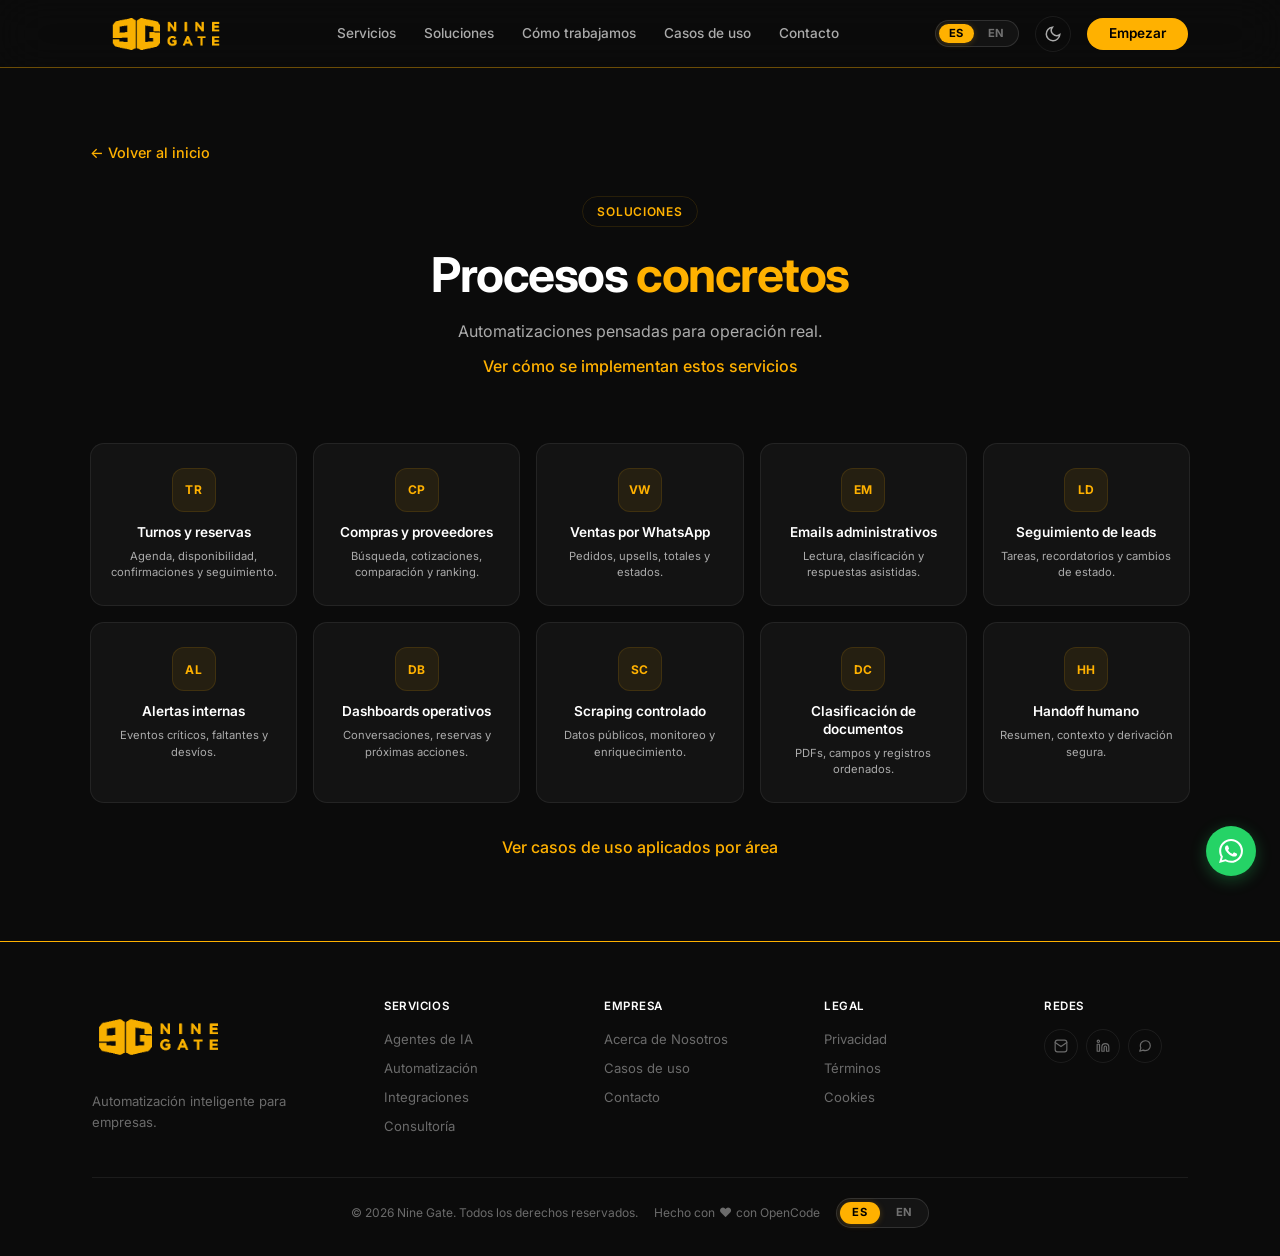
<file: soluciones.html>
<!DOCTYPE html>
<html lang="es">
<head>
  <meta charset="UTF-8">
  <meta name="viewport" content="width=device-width, initial-scale=1.0">
  <meta name="description" content="Automatizamos procesos con IA para empresas: turnos, ventas por WhatsApp, seguimiento de leads, clasificación de documentos y dashboards. Elegí qué proceso querés automatizar.">
  <link rel="canonical" href="https://ninegate.me/soluciones.html">
  <meta property="og:type" content="website">
  <meta property="og:locale" content="es_AR">
  <meta property="og:site_name" content="Nine Gate">
  <meta property="og:url" content="https://ninegate.me/soluciones.html">
  <meta property="og:title" content="Soluciones de IA y automatización para tu negocio">
  <meta property="og:description" content="Turnos, ventas por WhatsApp, seguimiento de leads, clasificación de documentos y dashboards. Procesos concretos de IA que transforman tu operación.">
  <meta name="twitter:card" content="summary_large_image">
  <meta name="twitter:url" content="https://ninegate.me/soluciones.html">
  <meta name="twitter:title" content="Soluciones de IA y automatización para tu negocio">
  <meta name="twitter:description" content="Turnos, ventas por WhatsApp, seguimiento de leads, clasificación de documentos y dashboards. Procesos concretos de IA que transforman tu operación.">
  <link rel="preconnect" href="https://fonts.googleapis.com">
  <link rel="preconnect" href="https://fonts.gstatic.com" crossorigin>
  <link rel="preload" as="style" href="https://fonts.googleapis.com/css2?family=Inter:wght@400;500;600;700;800&display=swap">
  <link rel="stylesheet" href="https://fonts.googleapis.com/css2?family=Inter:wght@400;500;600;700;800&display=swap" media="print" onload="this.media='all'">
  <noscript><link rel="stylesheet" href="https://fonts.googleapis.com/css2?family=Inter:wght@400;500;600;700;800&display=swap"></noscript>
  <link rel="icon" type="image/x-icon" href="favicon.ico">
  <link rel="icon" type="image/png" href="favicon.png">
  <link rel="icon" type="image/png" sizes="32x32" href="favicon-32x32.png">
  <link rel="icon" type="image/png" sizes="16x16" href="favicon-16x16.png">
  <link rel="apple-touch-icon" href="apple-touch-icon.png">
  <title>Soluciones de automatización de procesos con IA para empresas | Nine Gate</title>
  <link rel="stylesheet" href="styles.css?v=15">
  <style>
    .back-link {
      display: inline-flex;
      align-items: center;
      gap: 6px;
      color: var(--accent);
      font-size: 0.9rem;
      font-weight: 500;
      margin-bottom: 32px;
      transition: opacity 0.2s;
    }
    .back-link:hover {
      opacity: 0.8;
    }
    .sol-list-link {
      margin-top: 8px;
      text-align: center;
    }
    .sol-list-link a {
      color: var(--accent);
      font-weight: 500;
    }
    .sol-list-link a:hover {
      text-decoration: underline;
    }
    .sol-list-link--after {
      margin-top: 32px;
    }
    .soluciones__header-wrap {
      max-width: 1100px;
      margin: 0 auto;
    }
    .soluciones-page {
      padding: 140px 0 80px;
    }
    .soluciones__grid {
      display: grid;
      grid-template-columns: repeat(5, 1fr);
      gap: 16px;
      max-width: 1100px;
      margin: 0 auto;
    }
    .solucion-card {
      background: var(--surface);
      border: 1px solid var(--border);
      border-radius: var(--radius-lg);
      padding: 24px 16px;
      text-align: center;
      transition: border-color 0.3s var(--ease), transform 0.3s var(--ease), box-shadow 0.3s var(--ease);
      position: relative;
    }
    .solucion-card:hover {
      border-color: var(--accent);
      transform: translateY(-2px);
      box-shadow: 0 0 50px rgba(255, 177, 0, 0.35), 0 0 100px rgba(255, 177, 0, 0.15);
    }
    .solucion-card::before {
      content: '';
      position: absolute;
      inset: 0;
      border-radius: inherit;
      background: radial-gradient(circle at 50% 50%, var(--accent) 0%, transparent 70%);
      opacity: 0;
      transition: opacity 0.3s;
      pointer-events: none;
      z-index: 0;
    }
    .solucion-card:hover::before {
      opacity: 0.22;
    }
    .solucion-card > * {
      position: relative;
      z-index: 1;
    }
    .solucion-card__code {
      display: inline-flex;
      align-items: center;
      justify-content: center;
      width: 44px;
      height: 44px;
      border-radius: 12px;
      background: rgba(255, 177, 0, 0.08);
      border: 1px solid rgba(255, 177, 0, 0.12);
      color: var(--accent);
      font-size: 0.75rem;
      font-weight: 700;
      letter-spacing: 0.02em;
      margin-bottom: 12px;
    }
    .solucion-card__title {
      font-size: 0.85rem;
      font-weight: 600;
      margin-bottom: 6px;
      line-height: 1.3;
    }
    .solucion-card__desc {
      font-size: 0.7rem;
      color: var(--text-secondary);
      line-height: 1.5;
    }
    @media (max-width: 1024px) {
      .soluciones__grid {
        grid-template-columns: repeat(3, 1fr);
      }
    }
    @media (max-width: 768px) {
      .soluciones__grid {
        grid-template-columns: 1fr 1fr;
      }
    }
    @media (max-width: 480px) {
      .soluciones__grid {
        grid-template-columns: 1fr;
      }
    }
    [data-theme="light"] .solucion-card {
      background: #fff;
    }
    [data-theme="light"] .solucion-card::before {
      opacity: 0;
    }
    [data-theme="light"] .solucion-card:hover::before {
      opacity: 0.12;
    }
    [data-theme="light"] .solucion-card__code {
      background: rgba(255, 177, 0, 0.10);
      border-color: rgba(255, 177, 0, 0.20);
    }
  </style>

  <script type="application/ld+json">
  {
    "@context": "https://schema.org",
    "@type": "ItemList",
    "name": "Soluciones de automatización de procesos con IA para empresas",
    "url": "https://ninegate.me/soluciones.html",
    "itemListOrder": "https://schema.org/ItemListOrderAscending",
    "numberOfItems": 10,
    "itemListElement": [
      { "@type": "ListItem", "position": 1, "item": { "@type": "Service", "name": "Turnos y reservas", "description": "Agenda, disponibilidad, confirmaciones y seguimiento." } },
      { "@type": "ListItem", "position": 2, "item": { "@type": "Service", "name": "Compras y proveedores", "description": "Búsqueda, cotizaciones, comparación y ranking." } },
      { "@type": "ListItem", "position": 3, "item": { "@type": "Service", "name": "Ventas por WhatsApp", "description": "Pedidos, upsells, totales y estados." } },
      { "@type": "ListItem", "position": 4, "item": { "@type": "Service", "name": "Emails administrativos", "description": "Lectura, clasificación y respuestas asistidas." } },
      { "@type": "ListItem", "position": 5, "item": { "@type": "Service", "name": "Seguimiento de leads", "description": "Tareas, recordatorios y cambios de estado." } },
      { "@type": "ListItem", "position": 6, "item": { "@type": "Service", "name": "Alertas internas", "description": "Eventos críticos, faltantes y desvíos." } },
      { "@type": "ListItem", "position": 7, "item": { "@type": "Service", "name": "Dashboards operativos", "description": "Conversaciones, reservas y próximas acciones." } },
      { "@type": "ListItem", "position": 8, "item": { "@type": "Service", "name": "Scraping controlado", "description": "Datos públicos, monitoreo y enriquecimiento." } },
      { "@type": "ListItem", "position": 9, "item": { "@type": "Service", "name": "Clasificación de documentos", "description": "PDFs, campos y registros ordenados." } },
      { "@type": "ListItem", "position": 10, "item": { "@type": "Service", "name": "Handoff humano", "description": "Resumen, contexto y derivación segura." } }
    ]
  }
  </script>
</head>
<body>

  <nav class="nav">
    <div class="container nav__inner">
      <a href="index.html">
        <img src="4-A.png" alt="Nine Gate" class="nav__logo-img" width="148" height="72">
      </a>
      <div class="nav__center" id="navMenu">
        <div class="nav__links">
          <a href="servicios.html" data-i18n="nav-servicios">Servicios</a>
          <a href="soluciones.html" data-i18n="nav-soluciones">Soluciones</a>
          <a href="como-trabajamos.html" data-i18n="nav-como">Cómo trabajamos</a>
          <a href="casos-de-uso.html" data-i18n="nav-casos">Casos de uso</a>
          <a href="contacto.html" data-i18n="nav-contacto">Contacto</a>
        </div>
      </div>
      <div class="nav__right">
        <button class="lang-toggle lang-toggle--nav" aria-label="Cambiar idioma"><span class="lang-toggle__option lang-toggle__option--active">ES</span><span class="lang-toggle__option">EN</span></button>
        <button class="theme-toggle" id="themeToggle" aria-label="Cambiar tema">
          <svg class="theme-toggle__icon theme-toggle__icon--dark" width="18" height="18" viewBox="0 0 24 24" fill="none" stroke="currentColor" stroke-width="2"><path d="M21 12.79A9 9 0 1 1 11.21 3 7 7 0 0 0 21 12.79z"/></svg>
          <svg class="theme-toggle__icon theme-toggle__icon--light" width="18" height="18" viewBox="0 0 24 24" fill="none" stroke="currentColor" stroke-width="2"><circle cx="12" cy="12" r="5"/><line x1="12" y1="1" x2="12" y2="3"/><line x1="12" y1="21" x2="12" y2="23"/><line x1="4.22" y1="4.22" x2="5.64" y2="5.64"/><line x1="18.36" y1="18.36" x2="19.78" y2="19.78"/><line x1="1" y1="12" x2="3" y2="12"/><line x1="21" y1="12" x2="23" y2="12"/><line x1="4.22" y1="19.78" x2="5.64" y2="18.36"/><line x1="18.36" y1="5.64" x2="19.78" y2="4.22"/></svg>
        </button>
        <a href="contacto.html" class="btn btn--nav" data-i18n="nav-empezar">Empezar</a>
        <button class="nav__toggle" id="navToggle" aria-label="Menú">
          <span></span><span></span><span></span>
        </button>
      </div>
    </div>
  </nav>

  <div class="container soluciones-page">
<div class="soluciones__header-wrap">
      <a href="index.html" class="back-link">&larr; Volver al inicio</a>
      <div class="section__header" data-r>
        <span class="tag" data-i18n="sol-tag">Soluciones</span>
        <h1 class="section__title"><span data-i18n="sol-title-before">Procesos </span><span class="text--yellow" data-i18n="sol-title-accent">concretos</span></h1>
        <p class="section__desc" data-i18n="sol-desc">Automatizaciones pensadas para operación real.</p>
        <p class="sol-list-link"><a href="servicios.html" data-i18n="sol-list-link">Ver cómo se implementan estos servicios</a></p>
      </div>
    </div>
    <div class="soluciones__grid" data-r>
      <div class="solucion-card">
        <div class="solucion-card__code">TR</div>
        <h2 class="solucion-card__title" data-i18n="sol-items-0-title">Turnos y reservas</h2>
        <p class="solucion-card__desc" data-i18n="sol-items-0-desc">Agenda, disponibilidad, confirmaciones y seguimiento.</p>
      </div>
      <div class="solucion-card">
        <div class="solucion-card__code">CP</div>
        <h2 class="solucion-card__title" data-i18n="sol-items-1-title">Compras y proveedores</h2>
        <p class="solucion-card__desc" data-i18n="sol-items-1-desc">Búsqueda, cotizaciones, comparación y ranking.</p>
      </div>
      <div class="solucion-card">
        <div class="solucion-card__code">VW</div>
        <h2 class="solucion-card__title" data-i18n="sol-items-2-title">Ventas por WhatsApp</h2>
        <p class="solucion-card__desc" data-i18n="sol-items-2-desc">Pedidos, upsells, totales y estados.</p>
      </div>
      <div class="solucion-card">
        <div class="solucion-card__code">EM</div>
        <h2 class="solucion-card__title" data-i18n="sol-items-3-title">Emails administrativos</h2>
        <p class="solucion-card__desc" data-i18n="sol-items-3-desc">Lectura, clasificación y respuestas asistidas.</p>
      </div>
      <div class="solucion-card">
        <div class="solucion-card__code">LD</div>
        <h2 class="solucion-card__title" data-i18n="sol-items-4-title">Seguimiento de leads</h2>
        <p class="solucion-card__desc" data-i18n="sol-items-4-desc">Tareas, recordatorios y cambios de estado.</p>
      </div>
      <div class="solucion-card">
        <div class="solucion-card__code">AL</div>
        <h2 class="solucion-card__title" data-i18n="sol-items-5-title">Alertas internas</h2>
        <p class="solucion-card__desc" data-i18n="sol-items-5-desc">Eventos críticos, faltantes y desvíos.</p>
      </div>
      <div class="solucion-card">
        <div class="solucion-card__code">DB</div>
        <h2 class="solucion-card__title" data-i18n="sol-items-6-title">Dashboards operativos</h2>
        <p class="solucion-card__desc" data-i18n="sol-items-6-desc">Conversaciones, reservas y próximas acciones.</p>
      </div>
      <div class="solucion-card">
        <div class="solucion-card__code">SC</div>
        <h2 class="solucion-card__title" data-i18n="sol-items-7-title">Scraping controlado</h2>
        <p class="solucion-card__desc" data-i18n="sol-items-7-desc">Datos públicos, monitoreo y enriquecimiento.</p>
      </div>
      <div class="solucion-card">
        <div class="solucion-card__code">DC</div>
        <h2 class="solucion-card__title" data-i18n="sol-items-8-title">Clasificación de documentos</h2>
        <p class="solucion-card__desc" data-i18n="sol-items-8-desc">PDFs, campos y registros ordenados.</p>
      </div>
      <div class="solucion-card">
        <div class="solucion-card__code">HH</div>
        <h2 class="solucion-card__title" data-i18n="sol-items-9-title">Handoff humano</h2>
        <p class="solucion-card__desc" data-i18n="sol-items-9-desc">Resumen, contexto y derivación segura.</p>
      </div>
    </div>
    <p class="sol-list-link sol-list-link--after"><a href="casos-de-uso" data-i18n="sol-cases-link">Ver casos de uso aplicados por área</a></p>
  </div>

  <footer class="footer">
    <div class="container">
      <div class="footer__grid">
        <div class="footer__brand">
          <img src="4-A.png" alt="Nine Gate" class="footer__logo" width="164" height="80">
          <p data-i18n="footer-brand">Automatización inteligente para empresas.</p>
        </div>
        <div>
          <h4 class="footer__heading" data-i18n="footer-servicios">Servicios</h4>
          <div class="footer__links">
            <a href="servicios.html" data-i18n="footer-link-ia">Agentes de IA</a>
            <a href="servicios.html" data-i18n="footer-link-auto">Automatización</a>
            <a href="servicios.html" data-i18n="footer-link-int">Integraciones</a>
            <a href="servicios.html" data-i18n="footer-link-cons">Consultoría</a>
          </div>
        </div>
        <div>
          <h4 class="footer__heading" data-i18n="footer-empresa">Empresa</h4>
          <div class="footer__links">
            <a href="nosotros.html" data-i18n="footer-link-about">Acerca de Nosotros</a>
            <a href="casos-de-uso.html" data-i18n="footer-link-casos">Casos de uso</a>
            <a href="contacto.html" data-i18n="footer-link-contacto">Contacto</a>
          </div>
        </div>
        <div>
          <h4 class="footer__heading" data-i18n="footer-legal">Legal</h4>
          <div class="footer__links">
            <a href="privacidad.html" data-i18n="footer-link-priv">Privacidad</a>
            <a href="terminos.html" data-i18n="footer-link-term">Términos</a>
            <a href="cookies.html" data-i18n="footer-link-cookies">Cookies</a>
          </div>
        </div>
        <div>
          <h4 class="footer__heading" data-i18n="footer-redes">Redes</h4>
          <div class="footer__social">
            <a href="mailto:hello@ninegate.me" aria-label="Email">
              <svg viewBox="0 0 24 24" fill="none" stroke="currentColor" stroke-width="2" stroke-linecap="round" stroke-linejoin="round"><rect x="2" y="2" width="20" height="20" rx="4"/><path d="M22 6l-10 7L2 6"/></svg>
            </a>
            <a href="https://www.linkedin.com/company/nine-gate/" target="_blank" rel="noopener" aria-label="LinkedIn">
              <svg viewBox="0 0 24 24" fill="none" stroke="currentColor" stroke-width="2" stroke-linecap="round" stroke-linejoin="round"><path d="M16 8a6 6 0 0 1 6 6v7h-4v-7a2 2 0 0 0-2-2 2 2 0 0 0-2 2v7h-4v-7a6 6 0 0 1 6-6z"/><rect x="2" y="9" width="4" height="12"/><circle cx="4" cy="4" r="2"/></svg>
            </a>
            <a href="https://wa.me/5492915052439?text=Hola%20Nine%20Gate,%20estuve%20viendo%20su%20web%20y%20me%20gustar%C3%ADa%20saber%20qu%C3%A9%20procesos%20de%20mi%20empresa%20podr%C3%ADan%20automatizar." target="_blank" rel="noopener" aria-label="WhatsApp">
              <svg viewBox="0 0 24 24" fill="none" stroke="currentColor" stroke-width="2" stroke-linecap="round" stroke-linejoin="round"><path d="M21 11.5a8.38 8.38 0 0 1-.9 3.8 8.5 8.5 0 0 1-7.6 4.7 8.38 8.38 0 0 1-3.8-.9L3 21l1.9-5.7a8.38 8.38 0 0 1-.9-3.8 8.5 8.5 0 0 1 4.7-7.6 8.38 8.38 0 0 1 3.8-.9h.5a8.48 8.48 0 0 1 8 8v.5z"/></svg>
            </a>
          </div>
        </div>
      </div>
      <div class="footer__bottom footer__bottom--flex">
        <p data-i18n="footer-copy">&copy; 2026 Nine Gate. Todos los derechos reservados.</p>
        <div class="footer__credit">
          <span class="footer__credit-text" data-i18n="footer-credit">Hecho con</span>
          <span class="footer__credit-heart">❤️</span>
          <span class="footer__credit-text" data-i18n="footer-opencode">con OpenCode</span>
        </div>
        <button class="lang-toggle" aria-label="Cambiar idioma"><span class="lang-toggle__option lang-toggle__option--active">ES</span><span class="lang-toggle__option">EN</span></button>
      </div>
    </div>
  </footer>

  <div class="float-wa">
    <a href="https://wa.me/5492915052439?text=Hola%20Nine%20Gate,%20estuve%20viendo%20su%20web%20y%20me%20gustar%C3%ADa%20saber%20qu%C3%A9%20procesos%20de%20mi%20empresa%20podr%C3%ADan%20automatizar." class="float-wa__btn" target="_blank" rel="noopener" aria-label="WhatsApp">
      <svg viewBox="0 0 24 24" fill="currentColor"><path d="M17.472 14.382c-.297-.149-1.758-.867-2.03-.967-.273-.099-.471-.148-.67.15-.197.297-.767.966-.94 1.164-.173.199-.347.223-.644.075-.297-.15-1.255-.463-2.39-1.475-.883-.788-1.48-1.761-1.653-2.059-.173-.297-.018-.458.13-.606.134-.133.298-.347.446-.52.149-.174.198-.298.298-.497.099-.198.05-.371-.025-.52-.075-.149-.669-1.612-.916-2.207-.242-.579-.487-.5-.669-.51-.173-.008-.371-.01-.57-.01-.198 0-.52.074-.792.372-.272.297-1.04 1.016-1.04 2.479 0 1.462 1.065 2.875 1.213 3.074.149.198 2.096 3.2 5.077 4.487.709.306 1.262.489 1.694.625.712.227 1.36.195 1.871.118.571-.085 1.758-.719 2.006-1.413.248-.694.248-1.289.173-1.413-.074-.124-.272-.198-.57-.347m-5.421 7.403h-.004a9.87 9.87 0 01-5.031-1.378l-.361-.214-3.741.982.998-3.648-.235-.374a9.86 9.86 0 01-1.51-5.26c.001-5.45 4.436-9.884 9.888-9.884 2.64 0 5.122 1.03 6.988 2.898a9.825 9.825 0 012.893 6.994c-.003 5.45-4.437 9.884-9.885 9.884m8.413-18.297A11.815 11.815 0 0012.05 0C5.495 0 .16 5.335.157 11.892c0 2.096.547 4.142 1.588 5.945L.057 24l6.305-1.654a11.882 11.882 0 005.683 1.448h.005c6.554 0 11.89-5.335 11.893-11.893a11.821 11.821 0 00-3.48-8.413z"/></svg>
    </a>
  </div>

  <script>
    if ('serviceWorker' in navigator) {
      navigator.serviceWorker.getRegistrations().then(function(regs) {
        regs.forEach(function(r) { r.unregister(); });
      });
      caches.keys().then(function(names) {
        names.forEach(function(name) { caches.delete(name); });
      });
    }
  </script>
  <script src="script.js?v=16"></script>
</body>
</html>
</file>
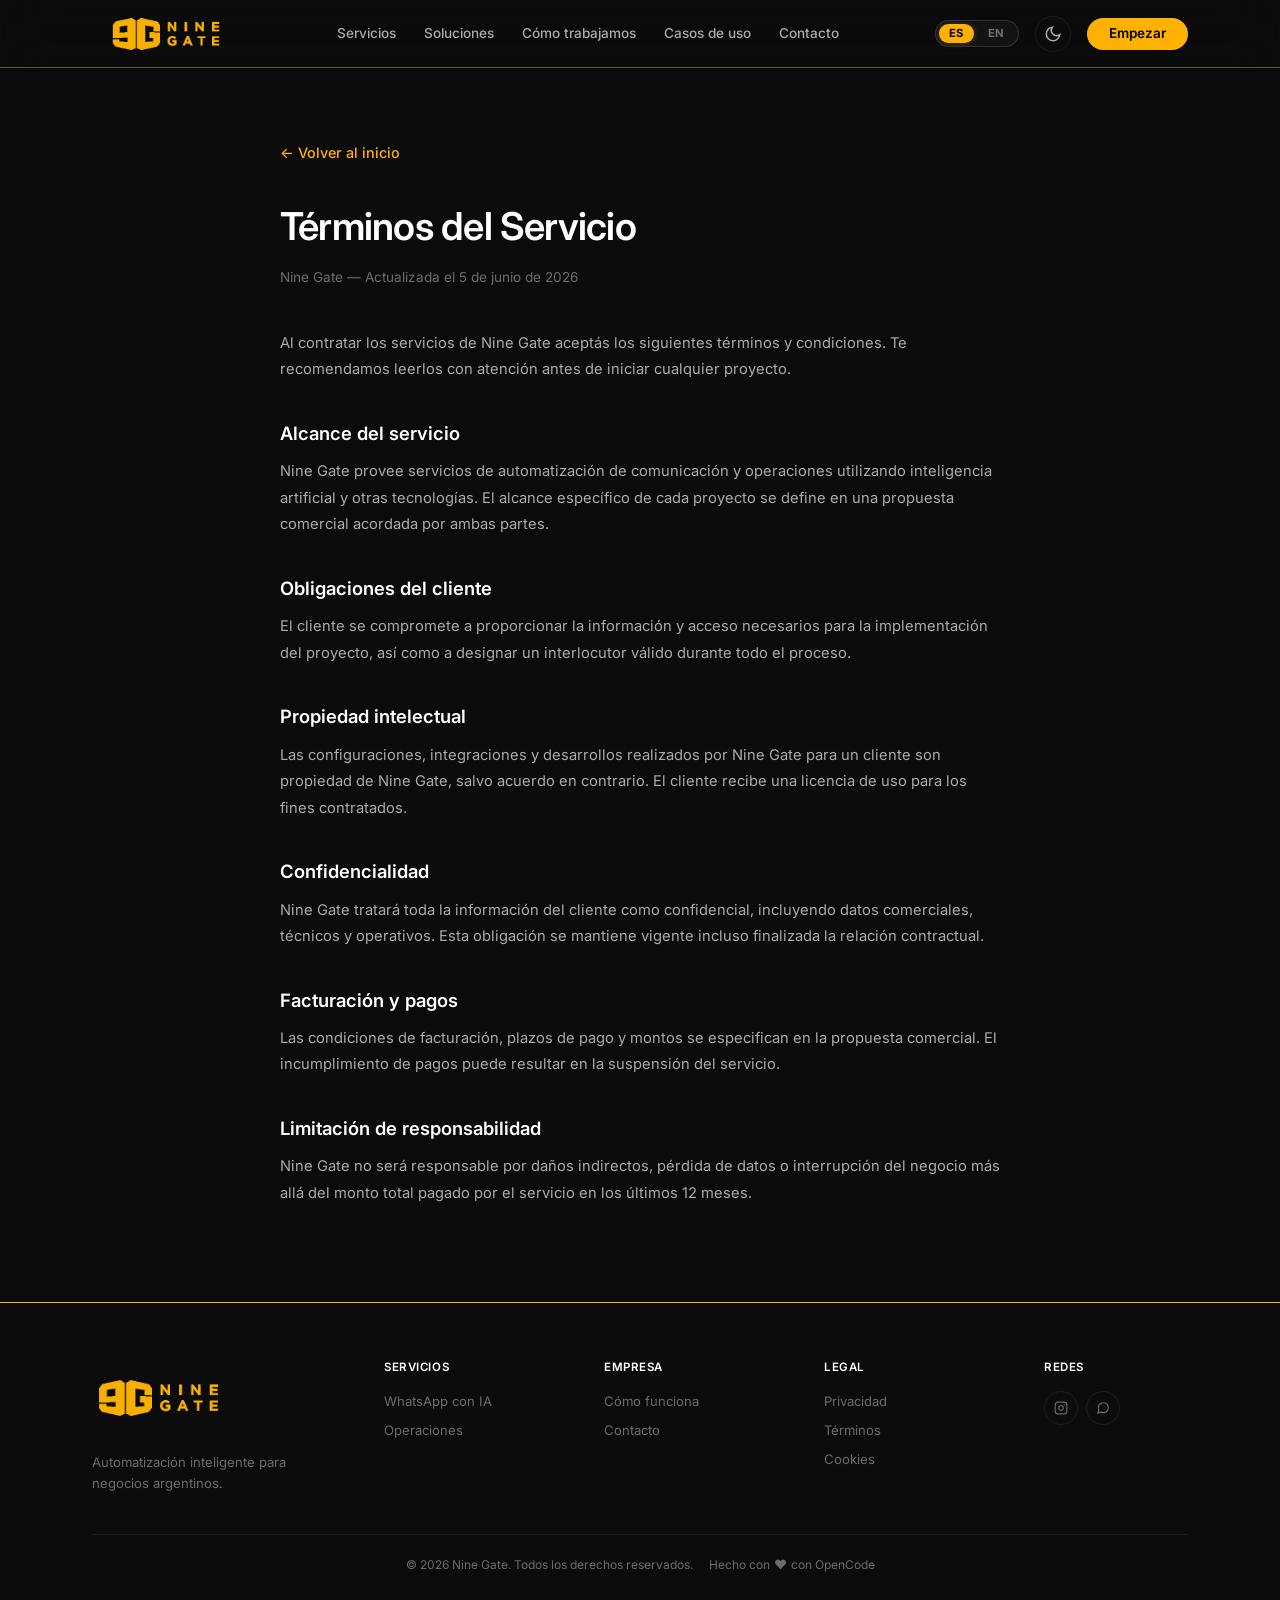
<file: terminos.html>
<!DOCTYPE html>
<html lang="es">
<head>
  <meta charset="UTF-8" />
  <meta name="viewport" content="width=device-width, initial-scale=1.0" />
  <title>Términos del Servicio — Nine Gate</title>
  <link rel="preconnect" href="https://fonts.googleapis.com" />
  <link rel="preconnect" href="https://fonts.gstatic.com" crossorigin />
  <link rel="preload" as="style" href="https://fonts.googleapis.com/css2?family=Inter:wght@400;500;600;700;800&display=swap">
  <link rel="stylesheet" href="https://fonts.googleapis.com/css2?family=Inter:wght@400;500;600;700;800&display=swap" media="print" onload="this.media='all'">
  <noscript><link rel="stylesheet" href="https://fonts.googleapis.com/css2?family=Inter:wght@400;500;600;700;800&display=swap"></noscript>
  <link rel="icon" type="image/x-icon" href="favicon.ico">
  <link rel="icon" type="image/png" href="favicon.png">
  <link rel="icon" type="image/png" sizes="32x32" href="favicon-32x32.png">
  <link rel="icon" type="image/png" sizes="16x16" href="favicon-16x16.png">
  <link rel="apple-touch-icon" href="apple-touch-icon.png">
  <link rel="stylesheet" href="styles.css?v=15" />
  <style>
    .legal-page {
      padding: 140px 0 80px;
      max-width: 720px;
      margin: 0 auto;
    }
    .legal-page h1 {
      font-size: clamp(1.75rem, 3vw, 2.5rem);
      font-weight: 600;
      margin-bottom: 8px;
      letter-spacing: -0.02em;
    }
    .legal-page .date {
      color: var(--text-muted);
      font-size: 0.85rem;
      margin-bottom: 40px;
    }
    .legal-page h2 {
      font-size: 1.15rem;
      font-weight: 600;
      margin-top: 36px;
      margin-bottom: 10px;
    }
    .legal-page p {
      font-size: 0.92rem;
      color: var(--text-secondary);
      line-height: 1.8;
      margin-bottom: 16px;
    }
    .legal-page .back-link {
      display: inline-flex;
      align-items: center;
      gap: 6px;
      color: var(--accent);
      font-size: 0.9rem;
      font-weight: 500;
      margin-bottom: 32px;
      transition: opacity 0.2s;
    }
    .legal-page .back-link:hover {
      opacity: 0.8;
    }
  </style>
</head>
<body>

  <nav class="nav">
    <div class="container nav__inner">
      <a href="index.html">
        <img src="4-A.png" alt="Nine Gate" class="nav__logo-img" width="148" height="72">
      </a>
      <div class="nav__center" id="navMenu">
        <div class="nav__links">
          <a href="servicios.html" data-i18n="nav-servicios">Servicios</a>
          <a href="soluciones.html" data-i18n="nav-soluciones">Soluciones</a>
          <a href="como-trabajamos.html" data-i18n="nav-como">Cómo trabajamos</a>
          <a href="casos-de-uso.html" data-i18n="nav-casos">Casos de uso</a>
          <a href="contacto.html" data-i18n="nav-contacto">Contacto</a>
        </div>
      </div>
      <div class="nav__right">
        <button class="lang-toggle lang-toggle--nav" id="langToggleNav" aria-label="Cambiar idioma"><span class="lang-toggle__option lang-toggle__option--active">ES</span><span class="lang-toggle__option">EN</span></button>
        <button class="theme-toggle" id="themeToggle" aria-label="Cambiar tema">
          <svg class="theme-toggle__icon theme-toggle__icon--dark" width="18" height="18" viewBox="0 0 24 24" fill="none" stroke="currentColor" stroke-width="2"><path d="M21 12.79A9 9 0 1 1 11.21 3 7 7 0 0 0 21 12.79z"/></svg>
          <svg class="theme-toggle__icon theme-toggle__icon--light" width="18" height="18" viewBox="0 0 24 24" fill="none" stroke="currentColor" stroke-width="2"><circle cx="12" cy="12" r="5"/><line x1="12" y1="1" x2="12" y2="3"/><line x1="12" y1="21" x2="12" y2="23"/><line x1="4.22" y1="4.22" x2="5.64" y2="5.64"/><line x1="18.36" y1="18.36" x2="19.78" y2="19.78"/><line x1="1" y1="12" x2="3" y2="12"/><line x1="21" y1="12" x2="23" y2="12"/><line x1="4.22" y1="19.78" x2="5.64" y2="18.36"/><line x1="18.36" y1="5.64" x2="19.78" y2="4.22"/></svg>
        </button>
        <a href="contacto.html" class="btn btn--nav" data-i18n="nav-empezar">Empezar</a>
        <button class="nav__toggle" id="navToggle" aria-label="Menú">
          <span></span><span></span><span></span>
        </button>
      </div>
    </div>
  </nav>

  <div class="container legal-page">
    <a href="index.html" class="back-link">&larr; Volver al inicio</a>
    <h1>Términos del Servicio</h1>
    <p class="date">Nine Gate &mdash; Actualizada el 5 de junio de 2026</p>

    <p>Al contratar los servicios de Nine Gate aceptás los siguientes términos y condiciones. Te recomendamos leerlos con atención antes de iniciar cualquier proyecto.</p>

    <h2>Alcance del servicio</h2>
    <p>Nine Gate provee servicios de automatización de comunicación y operaciones utilizando inteligencia artificial y otras tecnologías. El alcance específico de cada proyecto se define en una propuesta comercial acordada por ambas partes.</p>

    <h2>Obligaciones del cliente</h2>
    <p>El cliente se compromete a proporcionar la información y acceso necesarios para la implementación del proyecto, así como a designar un interlocutor válido durante todo el proceso.</p>

    <h2>Propiedad intelectual</h2>
    <p>Las configuraciones, integraciones y desarrollos realizados por Nine Gate para un cliente son propiedad de Nine Gate, salvo acuerdo en contrario. El cliente recibe una licencia de uso para los fines contratados.</p>

    <h2>Confidencialidad</h2>
    <p>Nine Gate tratará toda la información del cliente como confidencial, incluyendo datos comerciales, técnicos y operativos. Esta obligación se mantiene vigente incluso finalizada la relación contractual.</p>

    <h2>Facturación y pagos</h2>
    <p>Las condiciones de facturación, plazos de pago y montos se especifican en la propuesta comercial. El incumplimiento de pagos puede resultar en la suspensión del servicio.</p>

    <h2>Limitación de responsabilidad</h2>
    <p>Nine Gate no será responsable por daños indirectos, pérdida de datos o interrupción del negocio más allá del monto total pagado por el servicio en los últimos 12 meses.</p>
  </div>

  <footer class="footer">
    <div class="container">
      <div class="footer__grid">
        <div class="footer__brand">
          <img src="4-A.png" alt="Nine Gate" class="footer__logo" width="164" height="80">
          <p>Automatización inteligente para negocios argentinos.</p>
        </div>
        <div>
          <h4 class="footer__heading">Servicios</h4>
          <div class="footer__links">
            <a href="servicios.html">WhatsApp con IA</a>
            <a href="servicios.html">Operaciones</a>
          </div>
        </div>
        <div>
          <h4 class="footer__heading">Empresa</h4>
          <div class="footer__links">
            <a href="index.html#como-funciona">Cómo funciona</a>
            <a href="contacto.html">Contacto</a>
          </div>
        </div>
        <div>
          <h4 class="footer__heading">Legal</h4>
          <div class="footer__links">
            <a href="privacidad.html">Privacidad</a>
            <a href="terminos.html">Términos</a>
            <a href="cookies.html">Cookies</a>
          </div>
        </div>
        <div>
          <h4 class="footer__heading">Redes</h4>
          <div class="footer__social">
            <a href="#" aria-label="Instagram">
              <svg viewBox="0 0 24 24" fill="none" stroke="currentColor" stroke-width="2" stroke-linecap="round" stroke-linejoin="round"><rect x="2" y="2" width="20" height="20" rx="5" ry="5"/><path d="M16 11.37A4 4 0 1 1 12.63 8 4 4 0 0 1 16 11.37z"/><line x1="17.5" y1="6.5" x2="17.51" y2="6.5"/></svg>
            </a>
            <a href="https://wa.me/5492915052439?text=Hola%20Nine%20Gate,%20estuve%20viendo%20su%20web%20y%20me%20gustar%C3%ADa%20saber%20qu%C3%A9%20procesos%20de%20mi%20empresa%20podr%C3%ADan%20automatizar." target="_blank" rel="noopener" aria-label="WhatsApp">
              <svg viewBox="0 0 24 24" fill="none" stroke="currentColor" stroke-width="2" stroke-linecap="round" stroke-linejoin="round"><path d="M21 11.5a8.38 8.38 0 0 1-.9 3.8 8.5 8.5 0 0 1-7.6 4.7 8.38 8.38 0 0 1-3.8-.9L3 21l1.9-5.7a8.38 8.38 0 0 1-.9-3.8 8.5 8.5 0 0 1 4.7-7.6 8.38 8.38 0 0 1 3.8-.9h.5a8.48 8.48 0 0 1 8 8v.5z"/></svg>
            </a>
          </div>
        </div>
      </div>
      <div class="footer__bottom footer__bottom--flex">
        <p>© 2026 Nine Gate. Todos los derechos reservados.</p>
        <div class="footer__credit">
          <span class="footer__credit-text" data-i18n="footer-credit">Hecho con</span>
          <span class="footer__credit-heart">❤️</span>
          <span class="footer__credit-text">con OpenCode</span>
        </div>
      </div>
    </div>
  </footer>

  <script>
    if ('serviceWorker' in navigator) {
      navigator.serviceWorker.getRegistrations().then(function(regs) {
        regs.forEach(function(r) { r.unregister(); });
      });
      caches.keys().then(function(names) {
        names.forEach(function(name) { caches.delete(name); });
      });
    }
  </script>
  <script src="script.js?v=16"></script>
</body>
</html>
</file>
<file: styles.css>
*,
*::before,
*::after {
  margin: 0;
  padding: 0;
  box-sizing: border-box;
}

:root {
  --bg: #0B0B0B;
  --surface: #131313;
  --surface-alt: #1A1A1A;
  --text: #FFFFFF;
  --text-secondary: #ABABAB;
  --text-muted: #6B6B6B;
  --accent: #FFB100;
  --accent-soft: rgba(255, 177, 0, 0.06);
  --accent-glow: rgba(255, 177, 0, 0.12);
  --border: rgba(255, 255, 255, 0.07);
  --border-strong: rgba(255, 255, 255, 0.14);
  --radius: 10px;
  --radius-lg: 14px;
  --radius-xl: 20px;
  --font: 'Inter', 'Helvetica Neue', Helvetica, Arial, system-ui, sans-serif;
  --ease: cubic-bezier(0.16, 1, 0.3, 1);
  --ease-spring: cubic-bezier(0.34, 1.56, 0.64, 1);
  --shadow-card: 0 1px 0 rgba(255, 255, 255, 0.03) inset, 0 8px 24px rgba(0, 0, 0, 0.25);
  --shadow-lift: 0 12px 40px rgba(0, 0, 0, 0.45), 0 0 0 1px rgba(255, 177, 0, 0.06);
  --max-w: 1160px;
  --nav-h: 68px;
  --section-space: 100px;
}

html {
  scroll-behavior: smooth;
  -webkit-font-smoothing: antialiased;
}

body {
  font-family: var(--font);
  background: var(--bg);
  color: var(--text);
  line-height: 1.6;
  overflow-x: hidden;
}

a { color: inherit; text-decoration: none; }
ul { list-style: none; }
img { max-width: 100%; display: block; }

:focus-visible {
  outline: 2px solid var(--accent);
  outline-offset: 3px;
  border-radius: 6px;
}

.container {
  max-width: var(--max-w);
  margin: 0 auto;
  padding: 0 32px;
}

/* ========== TYPE ========== */
.section {
  padding: var(--section-space) 0;
  position: relative;
}

.section::after {
  content: '';
  position: absolute;
  bottom: 0;
  left: 50%;
  transform: translateX(-50%);
  width: 80%;
  max-width: 800px;
  height: 2px;
  background: linear-gradient(90deg, transparent, rgba(255, 177, 0, 0.35), rgba(255, 177, 0, 0.5), rgba(255, 177, 0, 0.35), transparent);
}

.section--alt {
  background: var(--surface);
}

.tag {
  display: inline-flex;
  align-items: center;
  gap: 6px;
  font-size: 0.75rem;
  font-weight: 600;
  letter-spacing: 0.06em;
  text-transform: uppercase;
  color: var(--accent);
  border: 1px solid var(--accent-glow);
  padding: 5px 14px;
  border-radius: 100px;
  margin-bottom: 20px;
}

.section__header {
  text-align: center;
  max-width: 640px;
  margin: 0 auto 64px;
}

.section__title {
  font-size: clamp(2rem, 4vw, 3rem);
  font-weight: 700;
  line-height: 1.15;
  margin-bottom: 16px;
  letter-spacing: -0.03em;
  color: var(--text);
}

.section__desc {
  font-size: 1rem;
  color: var(--text-secondary);
  line-height: 1.7;
}

.text--yellow {
  color: var(--accent);
}

.accent-dash {
  display: inline-block;
  width: 24px;
  height: 2px;
  background: var(--accent);
  border-radius: 2px;
  margin-bottom: 20px;
}

/* ========== BUTTONS ========== */
.btn {
  display: inline-flex;
  align-items: center;
  gap: 8px;
  padding: 13px 30px;
  font-family: var(--font);
  font-size: 0.95rem;
  font-weight: 600;
  border-radius: 100px;
  cursor: pointer;
  transition: transform 0.25s var(--ease), box-shadow 0.25s var(--ease), background 0.25s var(--ease), color 0.25s var(--ease), border-color 0.25s var(--ease), opacity 0.25s var(--ease);
  text-decoration: none;
  border: none;
  line-height: 1;
  will-change: transform;
}

.btn svg {
  transition: transform 0.25s var(--ease);
}

.btn:hover svg {
  transform: translateX(3px);
}

.btn:active {
  transform: scale(0.97);
}

.btn--primary {
  background: var(--accent);
  color: #000;
  box-shadow: 0 1px 0 rgba(255, 255, 255, 0.25) inset, 0 4px 20px rgba(255, 177, 0, 0.25);
}

.btn--primary:hover {
  opacity: 1;
  transform: translateY(-2px);
  box-shadow: 0 2px 0 rgba(255, 255, 255, 0.25) inset, 0 12px 32px rgba(255, 177, 0, 0.35);
}

.btn--ghost {
  background: transparent;
  color: var(--text);
  border: 1px solid var(--border-strong);
}

.btn--ghost:hover {
  border-color: var(--accent);
  color: var(--accent);
  background: var(--accent-soft);
  transform: translateY(-2px);
}

.btn--nav {
  padding: 9px 22px;
  font-size: 0.85rem;
  background: var(--accent);
  color: #000;
}

.btn--nav:hover {
  opacity: 0.88;
}

/* ========== NAV ========== */
.nav {
  position: fixed;
  top: 0;
  left: 0;
  right: 0;
  z-index: 1000;
  height: var(--nav-h);
  background: rgba(11, 11, 11, 0.82);
  backdrop-filter: blur(24px) saturate(140%);
  -webkit-backdrop-filter: blur(24px) saturate(140%);
  border-bottom: 1.5px solid rgba(255, 177, 0, 0.4);
}

.nav__links a {
  position: relative;
}

.nav__links a::after {
  content: '';
  position: absolute;
  left: 0;
  bottom: -6px;
  height: 1.5px;
  width: 100%;
  background: var(--accent);
  transform: scaleX(0);
  transform-origin: left;
  transition: transform 0.3s var(--ease);
}

.nav__links a:hover {
  color: var(--text);
}

.nav__links a:hover::after {
  transform: scaleX(1);
}

.nav__inner {
  display: flex;
  align-items: center;
  justify-content: space-between;
  height: 100%;
}

.nav__logo-img {
  height: 72px;
  width: auto;
  display: block;
}

.nav__center {
  display: flex;
  align-items: center;
  gap: 32px;
}

.nav__links {
  display: flex;
  gap: 28px;
}

.nav__links a {
  font-size: 0.85rem;
  font-weight: 500;
  color: var(--text-secondary);
  transition: color 0.2s;
}

.nav__links a:hover {
  color: var(--text);
}

.nav__right {
  display: flex;
  align-items: center;
  gap: 16px;
}

.nav__toggle {
  display: none;
  flex-direction: column;
  gap: 4px;
  background: none;
  border: none;
  cursor: pointer;
  padding: 4px;
}

.nav__toggle span {
  display: block;
  width: 20px;
  height: 2px;
  background: var(--text);
  border-radius: 2px;
  transition: all 0.3s;
}

.nav__toggle.active span:nth-child(1) {
  transform: rotate(45deg) translate(4px, 4px);
}

.nav__toggle.active span:nth-child(2) {
  opacity: 0;
}

.nav__toggle.active span:nth-child(3) {
  transform: rotate(-45deg) translate(4px, -4px);
}

/* ========== HERO ========== */
.hero {
  position: relative;
  min-height: auto;
  display: flex;
  align-items: center;
  padding-top: calc(var(--nav-h) + 32px);
  padding-bottom: 24px;
  overflow: hidden;
}

.hero__bg {
  position: absolute;
  inset: 0;
  z-index: 0;
}

.hero__bg::before {
  content: '';
  position: absolute;
  width: 100%;
  height: 100%;
  background:
    radial-gradient(ellipse 60% 40% at 65% 50%, rgba(255, 209, 0, 0.04) 0%, transparent 60%),
    radial-gradient(ellipse 50% 30% at 30% 70%, rgba(255, 255, 255, 0.015) 0%, transparent 50%);
}

/* 3D abstract scene */
.hero__scene {
  position: absolute;
  right: 0;
  top: 24px;
  bottom: 0;
  width: min(56%, 640px);
  height: 100%;
  z-index: 0;
  pointer-events: none;
  overflow: visible;
  opacity: 0.85;
  animation: heroSceneFloat 11s ease-in-out infinite alternate;
}

.hero__scene-svg {
  width: 100%;
  height: 100%;
  display: block;
}

.hero__scene .hs-glow {
  transform-box: fill-box;
  transform-origin: center;
  will-change: transform, opacity;
}

.hero__scene .hs-glow {
  animation: heroPulse 8s ease-in-out infinite alternate;
}

/* single yellow sphere crossing the hero left to right */
.hero__orb {
  position: absolute;
  top: 52%;
  left: -90px;
  width: 90px;
  height: 90px;
  z-index: 0;
  pointer-events: none;
  border-radius: 50%;
  background: radial-gradient(circle at 35% 30%, #FFE9B0 0%, #FFC94D 40%, #FFB100 60%, rgba(255, 177, 0, 0) 75%);
  filter: blur(1px);
  will-change: transform, opacity;
  animation: heroOrbCross 22s ease-in-out infinite;
}

@keyframes heroOrbCross {
  0%   { transform: translateX(0) translateY(0); opacity: 0; }
  6%   { opacity: 0.9; }
  30%  { transform: translateX(34vw) translateY(-18px); opacity: 0.9; }
  55%  { transform: translateX(58vw) translateY(12px); opacity: 0.75; }
  80%  { transform: translateX(82vw) translateY(-14px); opacity: 0.55; }
  100% { transform: translateX(110vw) translateY(8px); opacity: 0; }
}

@keyframes heroSceneFloat {
  0%   { transform: translateY(0) translateX(0); }
  100% { transform: translateY(10px) translateX(-6px); }
}
@keyframes heroPulse {
  from { opacity: 0.55; }
  to   { opacity: 1; }
}

@media (prefers-reduced-motion: reduce) {
  .hero__scene,
  .hero__scene .hs-glow {
    animation: none;
  }
  .hero__orb {
    display: none;
  }
}

.hero__inner {
  position: relative;
  z-index: 1;
  display: grid;
  grid-template-columns: 1fr 1fr;
  gap: 48px;
  align-items: center;
}

.hero__content {
  max-width: 520px;
}

.hero__logo {
  display: block;
  max-width: 140px;
  height: auto;
  margin-bottom: 20px;
}

.hero__title {
  font-size: clamp(2rem, 4vw, 3.5rem);
  font-weight: 600;
  line-height: 1.08;
  margin-bottom: 12px;
  letter-spacing: -0.035em;
}

.hero__subtitle {
  font-size: 1.05rem;
  color: var(--text-secondary);
  line-height: 1.7;
  margin-bottom: 20px;
  font-weight: 400;
}

.hero__actions {
  display: flex;
  gap: 12px;
  flex-wrap: wrap;
  margin-bottom: 28px;
}

.hero__stats {
  display: flex;
  gap: 36px;
}

.hero__stat {
  display: flex;
  flex-direction: column;
  gap: 2px;
}

.hero__stat-num {
  font-size: 2rem;
  font-weight: 600;
  letter-spacing: -0.03em;
  line-height: 1;
}

.hero__stat-suffix {
  font-size: 1.2rem;
  font-weight: 500;
  color: var(--accent);
}

.hero__stat-label {
  font-size: 0.82rem;
  color: var(--text-muted);
  line-height: 1.4;
  margin-top: 4px;
}

/* ===== CHAT MOCKUP ===== */
.hero__mockup {
  display: flex;
  align-items: center;
  justify-content: center;
}

.mockup {
  width: 100%;
  max-width: 360px;
  background: #0D0D0D;
  border-radius: var(--radius-xl);
  border: 1px solid rgba(255, 255, 255, 0.08);
  overflow: hidden;
  box-shadow: 0 24px 80px rgba(0, 0, 0, 0.6);
}

.mockup__top {
  display: flex;
  align-items: center;
  gap: 8px;
  padding: 14px 16px;
}

.mockup__dots {
  display: flex;
  gap: 6px;
}

.mockup__dot {
  width: 8px;
  height: 8px;
  border-radius: 50%;
  background: rgba(255, 255, 255, 0.08);
}

.mockup__header {
  display: flex;
  align-items: center;
  gap: 10px;
  padding: 10px 16px 14px;
  border-bottom: 1px solid rgba(255, 255, 255, 0.04);
}

.mockup__avatar {
  width: 32px;
  height: 32px;
  border-radius: 50%;
  background: var(--accent-soft);
  display: flex;
  align-items: center;
  justify-content: center;
  color: var(--accent);
  flex-shrink: 0;
}

.mockup__avatar svg {
  width: 16px;
  height: 16px;
}

.mockup__info {
  flex: 1;
}

.mockup__name {
  font-size: 0.82rem;
  font-weight: 600;
}

.mockup__status {
  font-size: 0.65rem;
  color: #25d366;
  font-weight: 500;
}

.mockup__body {
  padding: 14px;
  display: flex;
  flex-direction: column;
  gap: 8px;
  min-height: 340px;
  background: rgba(255, 255, 255, 0.015);
}

.mockup__msg {
  max-width: 85%;
  padding: 9px 13px;
  border-radius: var(--radius);
  font-size: 0.8rem;
  line-height: 1.5;
}

.mockup__msg--in {
  background: rgba(255, 255, 255, 0.05);
  color: var(--text);
  align-self: flex-start;
  border-bottom-left-radius: 3px;
}

.mockup__msg--out {
  background: var(--accent);
  color: #000;
  align-self: flex-end;
  border-bottom-right-radius: 3px;
}

.mockup__msg--sys {
  background: rgba(255, 209, 0, 0.08);
  color: var(--accent);
  align-self: flex-end;
  border-bottom-right-radius: 3px;
  font-weight: 500;
  font-size: 0.75rem;
}

.mockup__time {
  font-size: 0.58rem;
  opacity: 0.35;
  margin-top: 3px;
  display: block;
  text-align: right;
}

.mockup__msg--out .mockup__time {
  color: rgba(0, 0, 0, 0.4);
}

.mockup__bottom {
  display: flex;
  align-items: center;
  gap: 8px;
  padding: 10px 14px 12px;
  border-top: 1px solid rgba(255, 255, 255, 0.04);
}

.mockup__input {
  flex: 1;
  height: 34px;
  background: rgba(255, 255, 255, 0.04);
  border-radius: 100px;
}

.mockup__send {
  width: 34px;
  height: 34px;
  border-radius: 50%;
  background: rgba(255, 255, 255, 0.06);
}

/* ========== PROCESS STEPS ========== */
.process__grid {
  display: grid;
  grid-template-columns: repeat(4, 1fr);
  gap: 16px;
  max-width: 1000px;
  margin: 0 auto;
}

.process-step {
  background: var(--surface);
  border: 1px solid var(--border);
  border-radius: var(--radius-lg);
  padding: 24px 20px;
  text-align: center;
  transition: border-color 0.25s ease, transform 0.25s ease, box-shadow 0.3s var(--ease);
  position: relative;
}

.process-step:hover {
  border-color: var(--accent);
  transform: translateY(-2px);
  box-shadow: 0 0 50px rgba(255, 177, 0, 0.35), 0 0 100px rgba(255, 177, 0, 0.15);
}

.process-step::before {
  content: '';
  position: absolute;
  inset: -1px;
  border-radius: inherit;
  background: radial-gradient(ellipse at 50% 0%, rgba(255, 177, 0, 0.15) 0%, transparent 60%);
  pointer-events: none;
  z-index: 0;
  opacity: 0;
  transition: opacity 0.3s ease;
}

.process-step:hover::before {
  opacity: 1;
}

.process-step > * {
  position: relative;
  z-index: 1;
}

.process-step__tag {
  display: inline-block;
  font-size: 0.55rem;
  font-weight: 700;
  letter-spacing: 0.08em;
  text-transform: uppercase;
  color: var(--accent);
  border: 1px solid var(--accent-glow);
  padding: 3px 10px;
  border-radius: 100px;
  margin-bottom: 14px;
}

.process-step__num {
  font-size: 2.4rem;
  font-weight: 700;
  color: rgba(255, 177, 0, 0.35);
  line-height: 1;
  margin-bottom: 6px;
  letter-spacing: -0.03em;
}

.process-step__title {
  font-size: 0.85rem;
  font-weight: 600;
  margin-bottom: 4px;
}

.process-step__desc {
  font-size: 0.68rem;
  color: var(--text-secondary);
  line-height: 1.5;
}

@media (max-width: 768px) {
  .process__grid {
    grid-template-columns: 1fr 1fr;
  }
}

@media (max-width: 480px) {
  .process__grid {
    grid-template-columns: 1fr;
  }
}

/* ========== SERVICES ========== */
.services__grid {
  display: grid;
  grid-template-columns: 1fr 1fr;
  gap: 20px;
}

.service-card {
  background: var(--surface);
  border: 1px solid var(--border);
  border-radius: var(--radius-lg);
  padding: 28px 20px 20px;
  transition: border-color 0.3s var(--ease), transform 0.3s var(--ease), box-shadow 0.3s var(--ease), background 0.3s var(--ease);
  aspect-ratio: 1;
  display: flex;
  flex-direction: column;
  align-items: center;
  justify-content: center;
  text-align: center;
  position: relative;
}

.service-card:hover {
  border-color: var(--accent);
  transform: translateY(-4px);
  box-shadow: 0 0 50px rgba(255, 177, 0, 0.35), 0 0 100px rgba(255, 177, 0, 0.15), 0 16px 40px rgba(0, 0, 0, 0.3);
}

.service-card::before {
  content: '';
  position: absolute;
  inset: 0;
  border-radius: inherit;
  background: radial-gradient(ellipse at 50% 50%, rgba(255, 177, 0, 0.25) 0%, transparent 60%);
  pointer-events: none;
  z-index: 0;
  opacity: 0;
  transition: opacity 0.3s ease;
}

.service-card:hover::before {
  opacity: 1;
}

.service-card > * {
  position: relative;
  z-index: 1;
}

.service-card__icon-box {
  transition: transform 0.3s var(--ease), background 0.3s var(--ease), box-shadow 0.3s var(--ease);
}

.service-card:hover .service-card__icon-box {
  transform: translateY(-3px);
  background: rgba(255, 177, 0, 0.14);
  box-shadow: 0 8px 20px rgba(255, 177, 0, 0.18);
}

.service-card__num {
  font-size: 0.75rem;
  font-weight: 700;
  color: #000;
  background: var(--accent);
  padding: 3px 10px;
  border-radius: 5px;
  display: inline-block;
  margin-bottom: 16px;
}

.service-card__icon {
  width: 22px;
  height: 22px;
  color: var(--accent);
  opacity: 0.6;
  margin-bottom: 16px;
}

.service-card__icon svg {
  width: 100%;
  height: 100%;
}

.service-card__title {
  font-size: 1rem;
  font-weight: 600;
  margin-bottom: 6px;
  line-height: 1.3;
}

.service-card__desc {
  font-size: 0.82rem;
  color: var(--text-secondary);
  line-height: 1.5;
}

/* ========== STEPS ========== */
.steps__grid {
  display: grid;
  grid-template-columns: repeat(3, 1fr);
  gap: 20px;
}

.step-card {
  background: var(--bg);
  border: 1px solid var(--border);
  border-radius: var(--radius-lg);
  padding: 32px 28px;
  transition: border-color 0.25s ease, box-shadow 0.25s ease, transform 0.25s ease;
}

.step-card:hover {
  border-color: var(--accent);
  transform: translateY(-2px);
  box-shadow: 0 0 50px rgba(255, 177, 0, 0.35), 0 0 100px rgba(255, 177, 0, 0.15);
}

.step-card__num {
  font-size: 2rem;
  font-weight: 600;
  color: var(--accent);
  line-height: 1;
  letter-spacing: -0.03em;
  margin-bottom: 14px;
}

.step-card__title {
  font-size: 1.1rem;
  font-weight: 600;
  margin-bottom: 8px;
  line-height: 1.3;
}

.step-card__desc {
  font-size: 0.9rem;
  color: var(--text-secondary);
  line-height: 1.7;
}

/* ========== STAGGER REVEAL ========== */
.services__grid--4 .service-card,
.process__grid .process-step,
.usecases__grid .usecase-card,
.benefits__grid .benefit-card {
  opacity: 0;
  transform: translateY(24px);
  transition: opacity 0.6s var(--ease), transform 0.6s var(--ease), border-color 0.3s var(--ease), box-shadow 0.3s var(--ease), background 0.3s var(--ease);
}

.services__grid--4.in .service-card,
.process__grid.in .process-step,
.usecases__grid.in .usecase-card {
  opacity: 1;
  transform: translateY(0);
}

.service-card:nth-child(1),
.process-step:nth-child(1),
.usecase-card:nth-child(1) { transition-delay: 0.02s; }
.service-card:nth-child(2),
.process-step:nth-child(2),
.usecase-card:nth-child(2) { transition-delay: 0.06s; }
.service-card:nth-child(3),
.process-step:nth-child(3),
.usecase-card:nth-child(3) { transition-delay: 0.1s; }
.service-card:nth-child(4),
.process-step:nth-child(4),
.usecase-card:nth-child(4) { transition-delay: 0.14s; }
.process-step:nth-child(5),
.usecase-card:nth-child(5) { transition-delay: 0.18s; }
.process-step:nth-child(6),
.usecase-card:nth-child(6) { transition-delay: 0.22s; }
.process-step:nth-child(7) { transition-delay: 0.26s; }
.process-step:nth-child(8) { transition-delay: 0.3s; }

@media (prefers-reduced-motion: reduce) {
  .services__grid--4 .service-card,
  .process__grid .process-step,
  .usecases__grid .usecase-card {
    opacity: 1;
    transform: none;
    transition: none;
  }
}

/* ========== CTA ========== */
.cta {
  padding: var(--section-space) 0 var(--section-space);
}

.cta__box {
  background: var(--surface);
  border: 2px solid var(--accent);
  border-radius: var(--radius-lg);
  padding: 72px 48px;
  text-align: center;
  position: relative;
  overflow: hidden;
  transition: box-shadow 0.4s var(--ease), transform 0.4s var(--ease);
}

.cta__box:hover {
  box-shadow: 0 0 50px rgba(255, 177, 0, 0.2), 0 0 100px rgba(255, 177, 0, 0.1);
  transform: translateY(-2px);
}

.cta__box::before {
  content: '';
  position: absolute;
  inset: 0;
  border-radius: inherit;
  background: radial-gradient(ellipse at center, rgba(255, 177, 0, 0.04) 0%, transparent 70%);
  pointer-events: none;
  z-index: 0;
  opacity: 0;
  transition: opacity 0.4s ease;
}

.cta__box:hover::before {
  opacity: 1;
}

.cta__box > * {
  position: relative;
  z-index: 1;
}

.cta__title {
  font-size: clamp(1.4rem, 2.2vw, 2rem);
  font-weight: 600;
  line-height: 1.2;
  margin-bottom: 12px;
  letter-spacing: -0.02em;
}

.cta__desc {
  font-size: 1rem;
  color: var(--text-secondary);
  margin-bottom: 32px;
  max-width: 440px;
  margin-left: auto;
  margin-right: auto;
}

/* ========== FOOTER ========== */
.footer {
  padding: 56px 0 28px;
  border-top: none;
  position: relative;
}

.footer::before {
  content: '';
  position: absolute;
  top: 0;
  left: 0;
  right: 0;
  height: 1px;
  background: var(--accent);
}

.footer__grid {
  display: grid;
  grid-template-columns: 1.4fr 1fr 1fr 1fr 0.8fr;
  gap: 40px;
  margin-bottom: 40px;
}

.footer__logo {
  height: 80px;
  width: auto;
  display: block;
  margin-bottom: 14px;
  margin-left: -16px;
}

.footer__brand p {
  font-size: 0.82rem;
  color: var(--text-muted);
  max-width: 220px;
  line-height: 1.6;
}

.footer__heading {
  font-size: 0.72rem;
  font-weight: 600;
  margin-bottom: 14px;
  color: var(--text);
  letter-spacing: 0.05em;
  text-transform: uppercase;
}

.footer__links {
  display: flex;
  flex-direction: column;
  gap: 8px;
}

.footer__links a {
  font-size: 0.82rem;
  color: var(--text-muted);
  transition: color 0.2s;
}

.footer__links a:hover {
  color: var(--accent);
}

.footer__social {
  display: flex;
  gap: 8px;
  flex-wrap: wrap;
}

.footer__social a {
  display: flex;
  align-items: center;
  justify-content: center;
  width: 34px;
  height: 34px;
  border-radius: 50%;
  border: 1px solid var(--border);
  color: var(--text-muted);
  transition: transform 0.25s var(--ease), border-color 0.25s var(--ease), color 0.25s var(--ease), background 0.25s var(--ease);
}

.footer__social a:hover {
  border-color: var(--accent);
  color: var(--accent);
  background: var(--accent-soft);
  transform: translateY(-2px);
}

.footer__social svg {
  width: 14px;
  height: 14px;
}

.footer__bottom {
  text-align: center;
  padding-top: 20px;
  border-top: 1px solid var(--border);
}

.footer__bottom--flex {
  display: flex;
  align-items: center;
  justify-content: center;
  gap: 16px;
  flex-wrap: wrap;
}

.footer__bottom p {
  font-size: 0.75rem;
  color: var(--text-muted);
}

.footer__credit {
  display: inline-flex;
  align-items: center;
  gap: 4px;
  font-size: 0.75rem;
  color: var(--text-muted);
}

.footer__credit-heart {
  font-size: 0.8rem;
  line-height: 1;
}

.lang-toggle {
  position: relative;
  display: inline-flex;
  align-items: center;
  gap: 4px;
  background: rgba(255, 255, 255, 0.04);
  border: 1px solid rgba(255, 255, 255, 0.12);
  border-radius: 100px;
  padding: 3px;
  cursor: pointer;
  transition: border-color 0.2s ease, box-shadow 0.2s ease;
  font-family: var(--font);
  font-size: 0.7rem;
  font-weight: 700;
  letter-spacing: 0.05em;
  text-transform: uppercase;
  line-height: 1;
}

.lang-toggle:hover {
  border-color: rgba(255, 177, 0, 0.3);
  box-shadow: 0 0 12px rgba(255, 177, 0, 0.06);
}

.lang-toggle__option {
  padding: 5px 12px;
  border-radius: 100px;
  transition: all 0.2s ease;
  color: rgba(255, 255, 255, 0.4);
}

.lang-toggle__option--active {
  background: var(--accent);
  color: #000;
  box-shadow: 0 1px 6px rgba(255, 177, 0, 0.25);
}

.lang-toggle--nav .lang-toggle__option {
  padding: 4px 10px;
}

/* ========== THEME TOGGLE ========== */
.theme-toggle {
  background: none;
  border: 1px solid var(--border);
  border-radius: 50%;
  width: 36px;
  height: 36px;
  display: flex;
  align-items: center;
  justify-content: center;
  cursor: pointer;
  color: var(--text-secondary);
  transition: all 0.25s var(--ease);
  padding: 0;
}

.theme-toggle:hover {
  border-color: var(--accent);
  color: var(--accent);
  background: var(--accent-soft);
}

.theme-toggle__icon {
  display: none;
}

.theme-toggle__icon--dark {
  display: block;
}

[data-theme="light"] .theme-toggle__icon--dark {
  display: none;
}

[data-theme="light"] .theme-toggle__icon--light {
  display: block;
}

/* ========== LIGHT MODE ========== */
[data-theme="light"] {
  --bg: #FAFAFA;
  --surface: #FFFFFF;
  --surface-alt: #F2F2F2;
  --surface-hover: #E8E8E8;
  --text: #0F0F0F;
  --text-secondary: #4A4A4A;
  --text-muted: #777777;
  --border: rgba(0, 0, 0, 0.07);
  --border-strong: rgba(0, 0, 0, 0.14);
  --accent-soft: rgba(255, 177, 0, 0.08);
  --accent-glow: rgba(255, 177, 0, 0.15);
  --shadow-card: 0 1px 0 rgba(0, 0, 0, 0.03) inset, 0 8px 24px rgba(0, 0, 0, 0.06);
  --shadow-lift: 0 16px 48px rgba(0, 0, 0, 0.1), 0 0 0 1px rgba(255, 177, 0, 0.08);
  --shadow-nav: 0 1px 0 rgba(0, 0, 0, 0.05), 0 4px 16px rgba(0, 0, 0, 0.05);
}

[data-theme="light"] body {
  color: var(--text);
  background: var(--bg);
}

/* Nav light */
[data-theme="light"] .nav {
  background: rgba(250, 250, 250, 0.8);
  backdrop-filter: blur(20px) saturate(150%);
  -webkit-backdrop-filter: blur(20px) saturate(150%);
  border-bottom: 1.5px solid rgba(0, 0, 0, 0.2);
}

[data-theme="light"] .nav--scrolled {
  background: rgba(250, 250, 250, 0.92);
  box-shadow: 0 1px 0 rgba(0, 0, 0, 0.12), 0 4px 16px rgba(0, 0, 0, 0.05);
}

[data-theme="light"] .nav__center.open {
  background: rgba(250, 250, 250, 0.95);
  backdrop-filter: blur(24px);
  -webkit-backdrop-filter: blur(24px);
}

/* Hero light */
[data-theme="light"] .hero__bg::before {
  background:
    radial-gradient(ellipse 60% 40% at 65% 50%, rgba(255, 209, 0, 0.06) 0%, transparent 60%),
    radial-gradient(ellipse 50% 30% at 30% 70%, rgba(0, 0, 0, 0.01) 0%, transparent 50%);
}

[data-theme="light"] .hero__scene .hs-ring {
  fill: url(#hs-sphere-light);
}

[data-theme="light"] .hero__title {
  color: #0A0A0A;
}

/* Section light */
[data-theme="light"] .section--alt {
  background: var(--surface-alt);
}

[data-theme="light"] .section__title {
  color: #000000;
  font-weight: 800;
}

[data-theme="light"] .section__desc {
  color: #333333;
}

/* Tag light */
[data-theme="light"] .tag {
  background: rgba(255, 177, 0, 0.08);
  border-color: rgba(255, 177, 0, 0.2);
}

/* Cards light */
[data-theme="light"] .service-card {
  background: rgba(255, 255, 255, 0.95);
  border: 1.5px solid rgba(0, 0, 0, 0.2);
  box-shadow: 0 0 20px rgba(255, 177, 0, 0.08), 0 2px 8px rgba(0, 0, 0, 0.04);
}

[data-theme="light"] .service-card:hover {
  background: #FFFFFF;
  border-color: var(--accent);
  box-shadow: 0 0 50px rgba(255, 177, 0, 0.30), 0 0 100px rgba(255, 177, 0, 0.12), 0 16px 48px rgba(0, 0, 0, 0.08);
}

[data-theme="light"] .service-card__icon-box {
  background: rgba(255, 177, 0, 0.12);
  border-color: rgba(255, 177, 0, 0.2);
}

[data-theme="light"] .benefit-card {
  background: rgba(255, 255, 255, 0.95);
  border: 1.5px solid rgba(0, 0, 0, 0.15);
  box-shadow: 0 2px 8px rgba(0, 0, 0, 0.04);
}

[data-theme="light"] .benefit-card:hover {
  border-color: var(--accent);
  box-shadow: 0 0 50px rgba(255, 177, 0, 0.30), 0 0 100px rgba(255, 177, 0, 0.12), 0 12px 32px rgba(0, 0, 0, 0.08);
}

[data-theme="light"] .benefit-card__value {
  color: var(--accent);
}

[data-theme="light"] .benefit-card__label {
  color: #444444;
}

[data-theme="light"] .process-step {
  background: rgba(255, 255, 255, 0.95);
  border: 1.5px solid rgba(0, 0, 0, 0.2);
  box-shadow: 0 0 20px rgba(255, 177, 0, 0.08), 0 2px 8px rgba(0, 0, 0, 0.04);
}

[data-theme="light"] .process-step:hover {
  border-color: var(--accent);
  box-shadow: 0 0 40px rgba(255, 177, 0, 0.25), 0 0 80px rgba(255, 177, 0, 0.10);
}

[data-theme="light"] .usecase-card::before {
  opacity: 0;
}

[data-theme="light"] .usecase-card:hover::before {
  opacity: 0.15;
}

[data-theme="light"] .usecase-card:hover {
  border-color: var(--accent);
}

/* CTA light - only yellow border */
[data-theme="light"] .cta__box {
  background: rgba(255, 255, 255, 0.95);
  border: 2px solid var(--accent);
  box-shadow: 0 0 30px rgba(255, 177, 0, 0.15), 0 4px 24px rgba(0, 0, 0, 0.05);
}

[data-theme="light"] .cta__box:hover {
  box-shadow: 0 0 40px rgba(255, 177, 0, 0.25), 0 8px 40px rgba(0, 0, 0, 0.08);
}

[data-theme="light"] .cta__title {
  color: #0A0A0A;
}

[data-theme="light"] .cta__desc {
  color: var(--text-secondary);
}

/* Buttons light */
[data-theme="light"] .btn--primary {
  box-shadow: 0 1px 0 rgba(255, 255, 255, 0.4) inset, 0 4px 20px rgba(255, 177, 0, 0.3);
}

[data-theme="light"] .btn--primary:hover {
  box-shadow: 0 2px 0 rgba(255, 255, 255, 0.4) inset, 0 12px 32px rgba(255, 177, 0, 0.4);
}

[data-theme="light"] .btn--ghost {
  background: rgba(0, 0, 0, 0.03);
  border-color: rgba(0, 0, 0, 0.1);
  color: var(--text);
}

[data-theme="light"] .btn--ghost:hover {
  background: rgba(255, 177, 0, 0.08);
  border-color: rgba(255, 177, 0, 0.3);
  color: #B8860B;
}

[data-theme="light"] .btn--nav {
  background: var(--accent);
  color: #000;
}

/* Hero visual nodes light */
[data-theme="light"] .hero__visual-node {
  background: rgba(255, 255, 255, 0.95);
  border: 1px solid rgba(0, 0, 0, 0.06);
  box-shadow: 0 1px 0 rgba(255, 255, 255, 0.9) inset, 0 2px 8px rgba(0, 0, 0, 0.04);
}

/* Footer light */
[data-theme="light"] .footer {
  background: var(--surface-alt);
  border-top: none;
}

[data-theme="light"] .footer::before {
  background: var(--accent);
}

[data-theme="light"] .footer__heading {
  color: #0A0A0A;
}

[data-theme="light"] .footer__links a {
  color: var(--text-secondary);
}

[data-theme="light"] .footer__links a:hover {
  color: var(--accent);
}

[data-theme="light"] .footer__bottom p {
  color: var(--text-muted);
}

/* Theme toggle light */
[data-theme="light"] .theme-toggle {
  border-color: rgba(0, 0, 0, 0.1);
  color: var(--text-secondary);
}

[data-theme="light"] .theme-toggle:hover {
  border-color: var(--accent);
  color: var(--accent);
  background: rgba(255, 177, 0, 0.08);
}

/* Lang toggle light */
[data-theme="light"] .lang-toggle {
  border-color: rgba(0, 0, 0, 0.15);
  background: rgba(0, 0, 0, 0.03);
}

[data-theme="light"] .lang-toggle:hover {
  border-color: rgba(255, 177, 0, 0.4);
  background: rgba(255, 177, 0, 0.06);
}

[data-theme="light"] .lang-toggle__option {
  color: #555555;
}

[data-theme="light"] .lang-toggle__option--active {
  color: #0A0A0A;
}

/* Selection light */
[data-theme="light"] ::selection {
  background: rgba(255, 177, 0, 0.2);
}

/* WhatsApp light */
[data-theme="light"] .float-wa__btn {
  box-shadow: 0 4px 16px rgba(37, 211, 102, 0.2);
}

/* Grid pattern light */
[data-theme="light"] .hero::after {
  opacity: 0.3;
}

/* Separator lines light - darker for visibility */
[data-theme="light"] .section::after {
  display: none;
}

[data-theme="light"] .footer::before {
  background: rgba(0, 0, 0, 0.15);
  height: 1px;
}

[data-theme="light"] .hero__divider {
  background: rgba(0, 0, 0, 0.1);
}

/* Architecture section light mode */
[data-theme="light"] .arch-node__box {
  background: color-mix(in srgb, var(--node-color, #38bdf8) 30%, transparent);
  border: 1.5px solid color-mix(in srgb, var(--node-color, #38bdf8) 55%, transparent);
}

[data-theme="light"] .arch-node__box:hover {
  background: color-mix(in srgb, var(--node-color, #38bdf8) 45%, transparent);
  border-color: var(--node-color, #38bdf8);
  box-shadow: 0 0 40px color-mix(in srgb, var(--node-color, #38bdf8) 35%, transparent), 0 0 80px color-mix(in srgb, var(--node-color, #38bdf8) 15%, transparent);
}

[data-theme="light"] .arch-node__short {
  color: color-mix(in srgb, var(--node-color, #38bdf8) 90%, #000);
}

[data-theme="light"] .arch-node__box:hover .arch-node__short {
  color: var(--node-color, #38bdf8);
}

[data-theme="light"] .arch-node__name {
  color: #1A1A1A;
}

[data-theme="light"] .arch-node__desc {
  color: #555555;
}

[data-theme="light"] .arch-flow__arrow {
  color: var(--accent);
  opacity: 0.6;
}

[data-theme="light"] .arch-flow__arrow svg {
  filter: drop-shadow(0 0 4px rgba(255, 177, 0, 0.3));
}

[data-theme="light"] .arch-node__box.active {
  background: color-mix(in srgb, var(--node-color, #38bdf8) 45%, transparent) !important;
  border-color: var(--node-color, #38bdf8) !important;
  box-shadow: 0 0 20px color-mix(in srgb, var(--node-color, #38bdf8) 30%, transparent), 0 0 40px color-mix(in srgb, var(--node-color, #38bdf8) 12%, transparent);
}

/* ========== WHATSAPP FLOATING ========== */
.float-wa {
  position: fixed;
  bottom: 24px;
  right: 24px;
  z-index: 999;
}

.float-wa__btn {
  width: 50px;
  height: 50px;
  background: #25d366;
  border-radius: 50%;
  display: flex;
  align-items: center;
  justify-content: center;
  color: #fff;
  box-shadow: 0 4px 16px rgba(37, 211, 102, 0.3);
  transition: all 0.25s ease;
}

.float-wa__btn:hover {
  transform: scale(1.06);
  box-shadow: 0 6px 24px rgba(37, 211, 102, 0.4);
}

.float-wa__btn svg {
  width: 24px;
  height: 24px;
}

/* ========== SCROLL REVEAL ========== */
[data-r] {
  opacity: 0;
  transform: translateY(24px);
  transition: opacity 0.7s var(--ease), transform 0.7s var(--ease);
  will-change: opacity, transform;
}

[data-r].in {
  opacity: 1;
  transform: translateY(0);
}

@media (prefers-reduced-motion: reduce) {
  [data-r] {
    opacity: 1;
    transform: none;
    transition: none;
  }
  html {
    scroll-behavior: auto;
  }
  * {
    animation-duration: 0.01ms !important;
    transition-duration: 0.01ms !important;
  }
}

/* ========== HERO GLOW ========== */
.hero__glow {
  position: absolute;
  inset: 0;
  z-index: 0;
  pointer-events: none;
}

.hero__glow::before {
  content: '';
  position: absolute;
  top: 8%;
  left: 50%;
  transform: translateX(-50%);
  width: 800px;
  height: 600px;
  background: radial-gradient(ellipse at center, rgba(255, 177, 0, 0.05) 0%, transparent 70%);
  border-radius: 50%;
}

.hero__glow::after {
  content: '';
  position: absolute;
  bottom: 15%;
  right: 5%;
  width: 400px;
  height: 400px;
  background: radial-gradient(ellipse at center, rgba(255, 177, 0, 0.03) 0%, transparent 70%);
  border-radius: 50%;
}

.hero__inner--center {
  grid-template-columns: 1fr !important;
  text-align: center;
}

.hero__content--center {
  max-width: 700px;
  margin: 0 auto;
}

.hero__content--center .hero__title {
  font-size: clamp(1.8rem, 4vw, 3.5rem);
}

.hero__content--center .hero__subtitle {
  max-width: 600px;
  margin: 0 auto 32px;
}

.hero__content--center .hero__actions {
  justify-content: center;
}

/* ========== BLUE BUTTON ========== */
.btn--blue {
  background: linear-gradient(135deg, #38bdf8, #0ea5e9) !important;
  color: #fff !important;
  box-shadow: 0 4px 24px rgba(56, 189, 248, 0.25);
}

.btn--blue:hover {
  box-shadow: 0 8px 40px rgba(56, 189, 248, 0.4) !important;
  opacity: 1 !important;
}

/* ========== TICKER ========== */
.ticker {
  width: 100%;
  overflow: hidden;
  padding: 20px 0;
  background: var(--surface);
  border-top: 2px solid rgba(255, 177, 0, 0.4);
  border-bottom: 2px solid rgba(255, 177, 0, 0.4);
  position: relative;
}

.ticker::before,
.ticker::after {
  content: '';
  position: absolute;
  top: 0;
  bottom: 0;
  width: 120px;
  z-index: 2;
  pointer-events: none;
}

.ticker::before {
  left: 0;
  background: linear-gradient(90deg, var(--surface) 0%, transparent 100%);
}

.ticker::after {
  right: 0;
  background: linear-gradient(270deg, var(--surface) 0%, transparent 100%);
}

.ticker__track {
  display: flex;
  width: max-content;
  animation: ticker-scroll 60s linear infinite;
}

.ticker__content {
  display: flex;
  align-items: center;
  gap: 0;
  flex-shrink: 0;
}

.ticker__item {
  font-size: 0.9rem;
  font-weight: 600;
  color: var(--accent);
  white-space: nowrap;
  padding: 0 8px;
  letter-spacing: -0.01em;
}

.ticker__dot {
  width: 5px;
  height: 5px;
  border-radius: 50%;
  background: var(--accent);
  flex-shrink: 0;
  box-shadow: 0 0 10px rgba(255, 177, 0, 0.6);
  margin: 0 14px;
}

@keyframes ticker-scroll {
  0% {
    transform: translateX(0);
  }
  100% {
    transform: translateX(-50%);
  }
}

@media (prefers-reduced-motion: reduce) {
  .ticker__track {
    animation: none;
  }
}

@media (max-width: 768px) {
  .ticker {
    padding: 16px 0;
  }

  .ticker__item {
    font-size: 0.8rem;
  }

  .ticker__dot {
    margin: 0 8px;
  }

  .ticker::before,
  .ticker::after {
    width: 60px;
  }
}

/* Light mode ticker */
[data-theme="light"] .ticker {
  background: var(--surface-alt);
  border-top-color: rgba(255, 177, 0, 0.45);
  border-bottom-color: rgba(255, 177, 0, 0.45);
}

[data-theme="light"] .ticker::before {
  background: linear-gradient(90deg, var(--surface-alt) 0%, transparent 100%);
}

[data-theme="light"] .ticker::after {
  background: linear-gradient(270deg, var(--surface-alt) 0%, transparent 100%);
}

[data-theme="light"] .ticker__item {
  color: #B8860B;
}

/* ========== ARCHITECTURE FLOW ========== */
.arch-flow {
  position: relative;
  max-width: 1000px;
  margin: 0 auto;
}

.arch-flow__nodes {
  display: flex;
  flex-direction: column;
  align-items: center;
  gap: 4px;
  position: relative;
  z-index: 1;
}

.arch-node {
  display: flex;
  flex-direction: column;
  align-items: center;
  text-align: center;
}

.arch-node__box {
  width: 56px;
  height: 56px;
  border-radius: 14px;
  display: flex;
  align-items: center;
  justify-content: center;
  background: color-mix(in srgb, var(--node-color, #38bdf8) 10%, transparent);
  border: 1px solid color-mix(in srgb, var(--node-color, #38bdf8) 20%, transparent);
  backdrop-filter: blur(12px);
  cursor: default;
  transition: border-color 0.3s var(--ease), background 0.3s var(--ease), box-shadow 0.3s var(--ease), transform 0.3s var(--ease);
}

.arch-node__box:hover {
  border-color: var(--node-color, #38bdf8) !important;
  background: color-mix(in srgb, var(--node-color, #38bdf8) 30%, transparent) !important;
  box-shadow: 0 0 50px color-mix(in srgb, var(--node-color, #38bdf8) 50%, transparent), 0 0 100px color-mix(in srgb, var(--node-color, #38bdf8) 22%, transparent) !important;
  transform: translateY(-2px) scale(1.08) !important;
}

.arch-node__short {
  font-size: 0.95rem;
  font-weight: 700;
  color: var(--node-color, #fff);
  transition: color 0.3s;
}

.arch-node__box:hover .arch-node__short {
  color: #fff;
}

.arch-node__name {
  font-size: 0.85rem;
  font-weight: 700;
  color: rgba(255, 255, 255, 0.95);
  margin-top: 12px;
  letter-spacing: 0.01em;
}

.arch-node__desc {
  font-size: 0.68rem;
  color: rgba(255, 255, 255, 0.6);
  line-height: 1.5;
  display: none;
  margin-top: 4px;
}

.arch-flow__arrow {
  display: flex;
  justify-content: center;
  color: var(--accent);
  opacity: 0.5;
  transform: rotate(90deg);
}

.arch-flow__arrow svg {
  width: 22px;
  height: 22px;
  filter: drop-shadow(0 0 6px rgba(255, 177, 0, 0.4));
}

/* Architecture sequential animation */
.arch-node__box.active {
  border-color: var(--node-color, #38bdf8) !important;
  background: color-mix(in srgb, var(--node-color, #38bdf8) 30%, transparent) !important;
  box-shadow: 0 0 50px color-mix(in srgb, var(--node-color, #38bdf8) 50%, transparent), 0 0 100px color-mix(in srgb, var(--node-color, #38bdf8) 22%, transparent) !important;
  transform: scale(1.08) !important;
}

.arch-node__box.active .arch-node__short {
  color: #fff !important;
}

.arch-flow__arrow.active svg {
  filter: drop-shadow(0 0 10px rgba(255, 177, 0, 0.8)) drop-shadow(0 0 20px rgba(255, 177, 0, 0.4));
  opacity: 1;
}

.arch-flow__arrow.pulse svg {
  animation: arrow-pulse 0.6s ease-out;
}

@keyframes arrow-pulse {
  0% { filter: drop-shadow(0 0 4px rgba(255, 177, 0, 0.3)); opacity: 0.5; }
  50% { filter: drop-shadow(0 0 14px rgba(255, 177, 0, 0.9)) drop-shadow(0 0 28px rgba(255, 177, 0, 0.5)); opacity: 1; }
  100% { filter: drop-shadow(0 0 6px rgba(255, 177, 0, 0.4)); opacity: 0.5; }
}

@media (prefers-reduced-motion: reduce) {
  .arch-node__box.active {
    transform: none;
  }
  .arch-flow__arrow.pulse svg {
    animation: none;
  }
}

@media (min-width: 769px) {
  .arch-flow__nodes {
    flex-direction: row;
    align-items: flex-start;
    gap: 0;
  }

  .arch-node {
    flex: 1;
  }

  .arch-node__box {
    width: 56px;
    height: 56px;
  }

  .arch-node__desc {
    display: block;
  }

  .arch-flow__arrow {
    transform: rotate(0deg);
    align-items: center;
    height: 56px;
    padding-top: 0;
  }
}

/* ========== 4-COL SERVICES GRID ========== */
.services__grid--4 {
  grid-template-columns: repeat(4, 1fr);
}

.service-card__icon-box {
  width: 42px;
  height: 42px;
  border-radius: 10px;
  display: flex;
  align-items: center;
  justify-content: center;
  background: rgba(255, 209, 0, 0.08);
  color: var(--accent);
  margin-bottom: 10px;
  border: 1px solid rgba(255, 209, 0, 0.12);
  backdrop-filter: blur(8px);
}

.service-card__icon-box svg {
  width: 16px;
  height: 16px;
}

.service-card__icon-box svg {
  width: 18px;
  height: 18px;
}

/* ========== SERVICES LIST ========== */
.services__list {
  display: grid;
  grid-template-columns: repeat(4, 1fr);
  gap: 20px;
  max-width: 1200px;
  margin: 0 auto;
  align-items: stretch;
}

.services__list-item {
  display: flex;
  align-items: flex-start;
  gap: 16px;
  padding: 24px 20px;
  border-radius: var(--radius-lg);
  background: var(--surface);
  border: 1px solid var(--border);
  transition: border-color 0.25s ease, box-shadow 0.25s ease;
}

.services__list-item:hover {
  border-color: var(--accent);
  box-shadow: 0 0 40px rgba(255, 177, 0, 0.20), 0 0 80px rgba(255, 177, 0, 0.08);
}

.services__list-icon {
  flex-shrink: 0;
  width: 44px;
  height: 44px;
  display: flex;
  align-items: center;
  justify-content: center;
  background: rgba(255, 209, 0, 0.08);
  border: 1px solid rgba(255, 209, 0, 0.15);
  border-radius: var(--radius);
  color: var(--accent);
}

.services__list-icon svg {
  width: 18px;
  height: 18px;
}

.services__list-title {
  font-size: 1rem;
  font-weight: 600;
  margin-bottom: 6px;
}

.services__list-desc {
  font-size: 0.85rem;
  color: var(--text-secondary);
  line-height: 1.6;
}

@media (max-width: 1024px) {
  .services__list {
    grid-template-columns: repeat(2, 1fr);
  }
}

@media (max-width: 768px) {
  .services__list {
    grid-template-columns: 1fr;
  }
}

/* ========== METHODOLOGY ========== */
.meth__grid {
  display: grid;
  grid-template-columns: repeat(4, 1fr);
  gap: 16px;
  max-width: 1100px;
  margin: 0 auto;
}

.meth-card {
  text-align: center;
  padding: 28px 16px 24px;
  border-radius: var(--radius-lg);
  background: var(--surface);
  border: 1px solid var(--border);
  position: relative;
  overflow: hidden;
  transition: box-shadow 0.3s var(--ease), border-color 0.3s var(--ease), transform 0.3s var(--ease);
}

.meth-card::before {
  content: '';
  position: absolute;
  inset: 0;
  background: radial-gradient(circle at 50% 50%, var(--accent) 0%, transparent 70%);
  opacity: 0;
  transition: opacity 0.3s;
}

.meth-card:hover::before {
  opacity: 0.22;
}

.meth-card:hover {
  border-color: var(--accent);
  transform: translateY(-2px);
}

.meth-card__number {
  font-size: 2rem;
  font-weight: 800;
  color: var(--accent);
  line-height: 1;
  margin-bottom: 8px;
  opacity: 0.9;
}

.meth-card__step {
  font-size: 0.8rem;
  font-weight: 700;
  color: var(--text-primary);
  text-transform: uppercase;
  letter-spacing: 0.06em;
  margin-bottom: 6px;
}

.meth-card__desc {
  font-size: 0.82rem;
  color: var(--text-secondary);
  line-height: 1.5;
}

[data-theme="light"] .meth-card::before {
  opacity: 0;
}

[data-theme="light"] .meth-card:hover::before {
  opacity: 0.15;
}

[data-theme="light"] .meth-card:hover {
  border-color: var(--accent);
}

@media (max-width: 1024px) {
  .meth__grid {
    grid-template-columns: repeat(2, 1fr);
  }
}

@media (max-width: 600px) {
  .meth__grid {
    grid-template-columns: 1fr;
  }
}

/* ========== BENEFITS ========== */
.benefits__grid {
  display: grid;
  grid-template-columns: repeat(4, 1fr);
  gap: 20px;
  max-width: 1000px;
  margin: 0 auto;
}

.benefit-card {
  text-align: center;
  padding: 44px 24px 40px;
  border-radius: var(--radius-lg);
  background: var(--surface);
  border: 1px solid var(--border);
  position: relative;
  overflow: hidden;
  transition: box-shadow 0.3s var(--ease), border-color 0.3s var(--ease), transform 0.3s var(--ease);
  display: flex;
  flex-direction: column;
  align-items: center;
  justify-content: center;
  min-height: 200px;
}

.benefit-card:hover {
  box-shadow: 0 0 50px rgba(255, 177, 0, 0.35), 0 0 100px rgba(255, 177, 0, 0.15), 0 16px 40px rgba(0, 0, 0, 0.2);
  border-color: var(--accent);
  transform: translateY(-3px);
}

.benefit-card::before {
  content: '';
  position: absolute;
  inset: 0;
  border-radius: inherit;
  background: radial-gradient(ellipse at 50% 50%, rgba(255, 177, 0, 0.08) 0%, transparent 60%);
  pointer-events: none;
  z-index: 0;
  opacity: 0;
  transition: opacity 0.3s ease;
}

.benefit-card:hover::before {
  opacity: 1;
  background: radial-gradient(ellipse at 50% 50%, rgba(255, 177, 0, 0.25) 0%, transparent 60%);
}

.benefit-card > * {
  position: relative;
  z-index: 1;
}

.benefit-card__value {
  font-size: clamp(2.2rem, 4.5vw, 2.8rem);
  font-weight: 500;
  letter-spacing: -0.03em;
  color: var(--accent);
  margin-bottom: 14px;
  line-height: 1;
  display: flex;
  align-items: center;
  justify-content: center;
  height: 44px;
}

.benefit-card__value--indicator {
  height: 44px;
}

.ascend-dots {
  display: flex;
  align-items: flex-end;
  gap: 6px;
  height: 40px;
}

.ascend-dots__dot {
  width: 9px;
  height: 9px;
  border-radius: 50%;
  background: var(--accent);
  opacity: 0.4;
  transition: opacity 0.3s ease;
}

.ascend-dots__dot--1 {
  height: 10px;
  opacity: 0.35;
}

.ascend-dots__dot--2 {
  height: 16px;
  opacity: 0.5;
}

.ascend-dots__dot--3 {
  height: 24px;
  opacity: 0.7;
}

.ascend-dots__dot--4 {
  height: 32px;
  opacity: 1;
}

.benefit-card:hover .ascend-dots__dot {
  opacity: 1;
}

.benefit-card__label {
  font-size: 0.78rem;
  font-weight: 500;
  color: var(--text-secondary);
  line-height: 1.4;
  letter-spacing: -0.01em;
}

/* Responsive: Tablet */
@media (max-width: 1024px) {
  .benefits__grid {
    grid-template-columns: repeat(2, 1fr);
    gap: 16px;
    max-width: 600px;
  }
}

/* Responsive: Mobile */
@media (max-width: 640px) {
  .benefits__grid {
    grid-template-columns: 1fr;
    gap: 12px;
    max-width: 320px;
  }

  .benefit-card {
    padding: 32px 20px;
    min-height: 140px;
  }
}

/* Scroll animation */
.benefits__grid .benefit-card {
  opacity: 0;
  transform: translateY(20px);
  transition: opacity 0.5s var(--ease), transform 0.5s var(--ease), box-shadow 0.3s var(--ease), border-color 0.3s var(--ease);
}

.benefits__grid.in .benefit-card {
  opacity: 1;
  transform: translateY(0);
}

.benefits__grid.in .benefit-card:nth-child(1) { transition-delay: 0s; }
.benefits__grid.in .benefit-card:nth-child(2) { transition-delay: 0.08s; }
.benefits__grid.in .benefit-card:nth-child(3) { transition-delay: 0.16s; }
.benefits__grid.in .benefit-card:nth-child(4) { transition-delay: 0.24s; }

@media (prefers-reduced-motion: reduce) {
  .benefits__grid .benefit-card {
    opacity: 1;
    transform: none;
    transition: none;
  }
}

/* ========== USE CASES ========== */
.usecases__grid {
  display: grid;
  grid-template-columns: repeat(4, 1fr);
  gap: 16px;
  max-width: 1100px;
  margin: 0 auto;
}

.usecase-card {
  display: block;
  text-align: center;
  padding: 28px 16px 24px;
  border-radius: var(--radius-lg);
  background: var(--surface);
  border: 1px solid var(--border);
  position: relative;
  overflow: hidden;
  transition: box-shadow 0.3s var(--ease), border-color 0.3s var(--ease), transform 0.3s var(--ease);
}

.usecase-card::before {
  content: '';
  position: absolute;
  inset: 0;
  background: radial-gradient(circle at 50% 50%, var(--accent) 0%, transparent 70%);
  opacity: 0;
  transition: opacity 0.3s;
}

.usecase-card:hover::before {
  opacity: 0.22;
}

.usecase-card:hover {
  border-color: var(--accent);
  transform: translateY(-2px);
}

.usecase-card__title {
  font-size: 0.8rem;
  font-weight: 700;
  color: var(--text-primary);
  text-transform: uppercase;
  letter-spacing: 0.06em;
  margin-bottom: 6px;
}

.usecase-card__desc {
  font-size: 0.82rem;
  color: var(--text-secondary);
  line-height: 1.5;
}

/* ========== RESPONSIVE ========== */
@media (max-width: 1024px) {

  .services__grid--4 {
    grid-template-columns: 1fr 1fr;
  }

  .usecases__grid {
    grid-template-columns: 1fr 1fr;
  }

  .hero__inner {
    grid-template-columns: 1fr;
    gap: 48px;
    text-align: center;
  }

  .hero__content {
    max-width: 100%;
  }

  .hero__stats {
    justify-content: center;
  }

  .hero__actions {
    justify-content: center;
  }

  .footer__grid {
    grid-template-columns: 1fr 1fr 1fr;
  }
}

@media (max-width: 768px) {

  .arch-node__box {
    width: 52px;
    height: 52px;
  }

  .arch-node__short {
    font-size: 0.85rem;
  }

  .benefits__grid {
    max-width: 100%;
  }

  .services__grid--4 {
    grid-template-columns: 1fr 1fr;
  }

  .service-card {
    aspect-ratio: auto;
    padding: 24px;
  }

  .usecases__grid {
    grid-template-columns: 1fr 1fr;
  }

  .container {
    padding: 0 20px;
  }

  :root {
    --section-space: 60px;
  }

  .nav__center {
    display: none;
  }

  .nav__right .btn--nav,
  .nav__right .lang-toggle--nav {
    display: none;
  }

  .nav__toggle {
    display: flex;
  }

  .nav__center.open {
    display: flex;
    position: fixed;
    top: var(--nav-h);
    left: 0;
    right: 0;
    background: rgba(11, 11, 11, 0.98);
    backdrop-filter: blur(18px);
    flex-direction: column;
    padding: 28px 24px;
    gap: 20px;
    border-bottom: 1px solid var(--border);
    align-items: center;
  }

  .nav__center.open .nav__links {
    flex-direction: column;
    align-items: center;
    gap: 20px;
  }

  .nav__center.open .btn--nav {
    display: inline-flex;
  }

  .hero__inner {
    gap: 36px;
  }

  .hero__scene {
    width: 92%;
    right: 4%;
    top: 8px;
    opacity: 0.32;
  }

  .hero__orb {
    width: 60px;
    height: 60px;
    top: 58%;
  }

  .hero__stats {
    gap: 24px;
    flex-wrap: wrap;
  }

  .mockup {
    max-width: 300px;
  }

  .mockup__body {
    min-height: 280px;
  }

  .services__grid {
    grid-template-columns: 1fr;
  }

  .service-card {
    padding: 28px 24px;
  }

  .steps__grid {
    grid-template-columns: 1fr;
  }

  .step-card {
    padding: 28px 24px;
  }

  .cta__box {
    padding: 48px 24px;
  }

  .footer__grid {
    grid-template-columns: 1fr;
    text-align: center;
  }

  .footer__brand p {
    margin: 0 auto;
  }

  .footer__social {
    justify-content: center;
  }
}

@media (max-width: 480px) {

  .services__grid--4 {
    grid-template-columns: 1fr;
  }

  .usecases__grid {
    grid-template-columns: 1fr;
  }

  .hero__content--center .hero__title {
    font-size: clamp(1.4rem, 7vw, 1.8rem);
  }

  .hero__actions {
    flex-direction: column;
    align-items: stretch;
  }

  .btn {
    justify-content: center;
  }

  .hero__stats {
    flex-direction: column;
    align-items: center;
    gap: 18px;
  }

  .hero__stat {
    align-items: center;
  }
}
</file>
